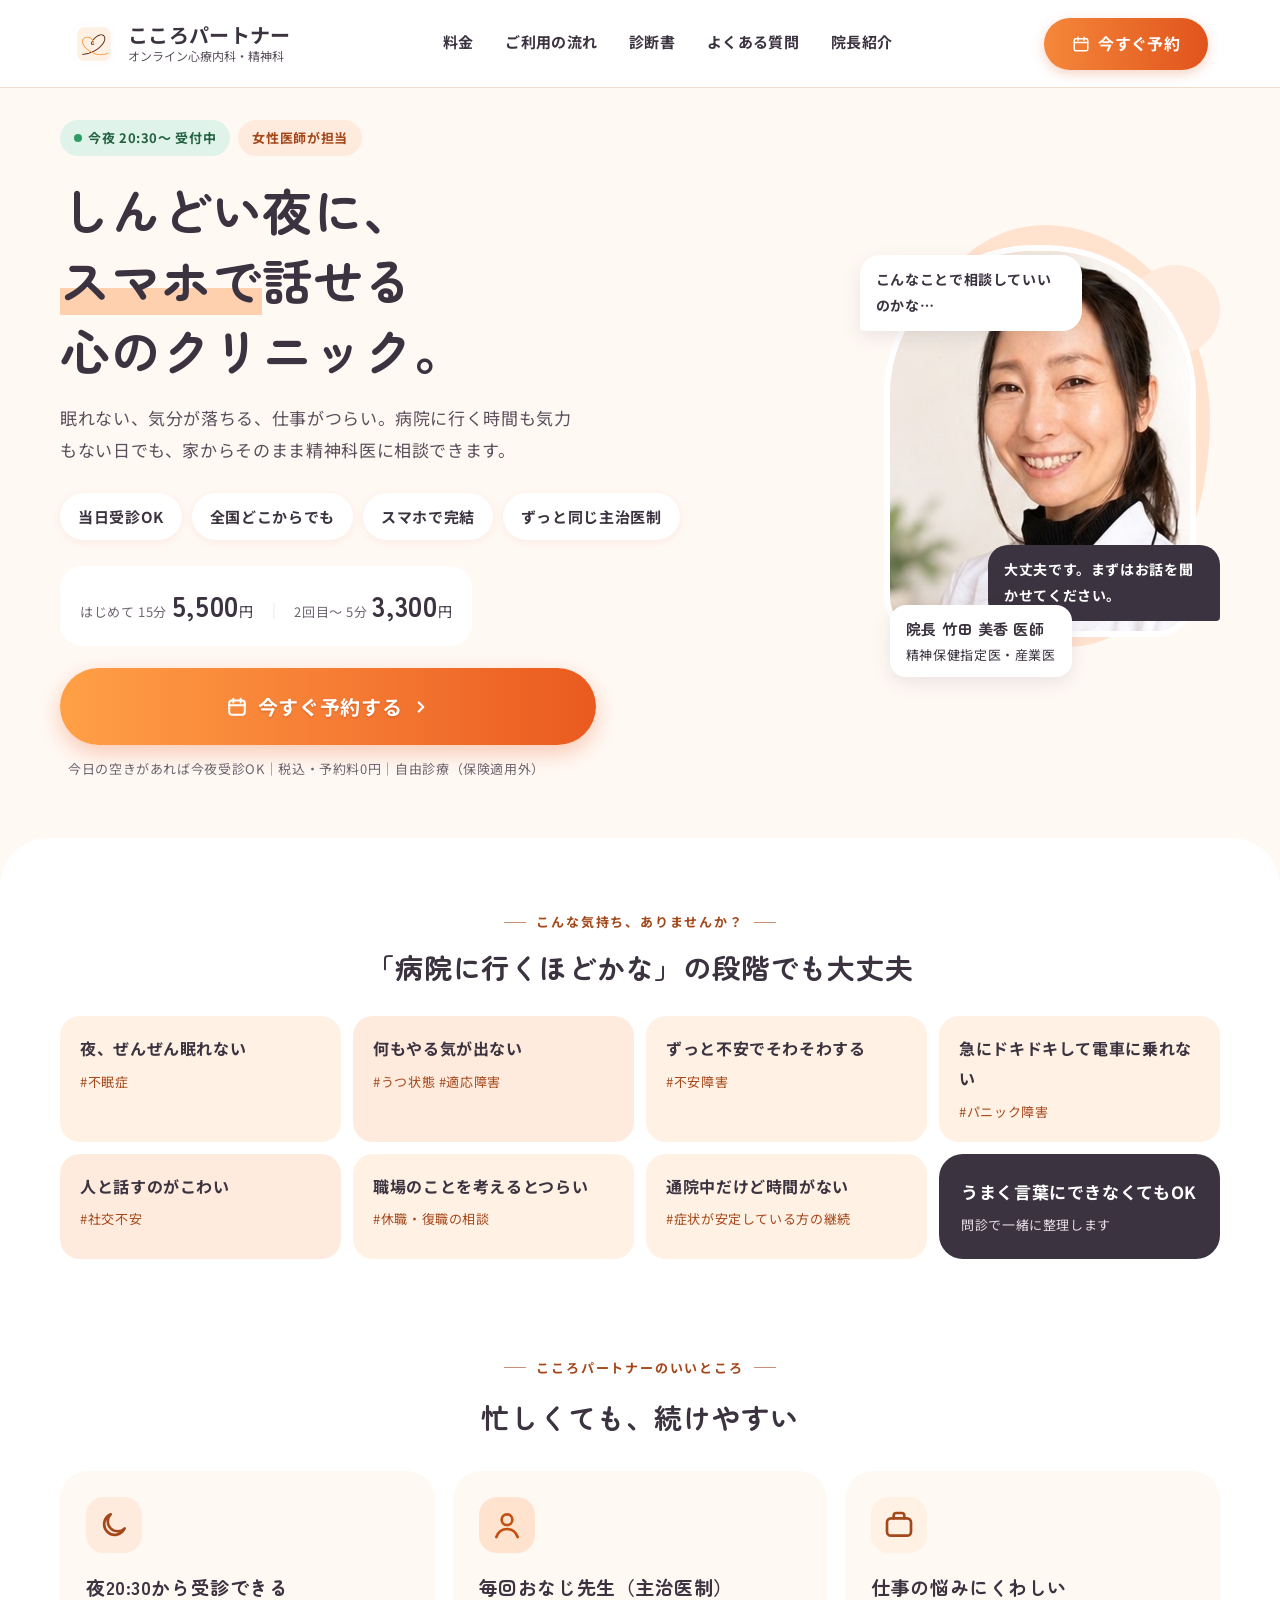
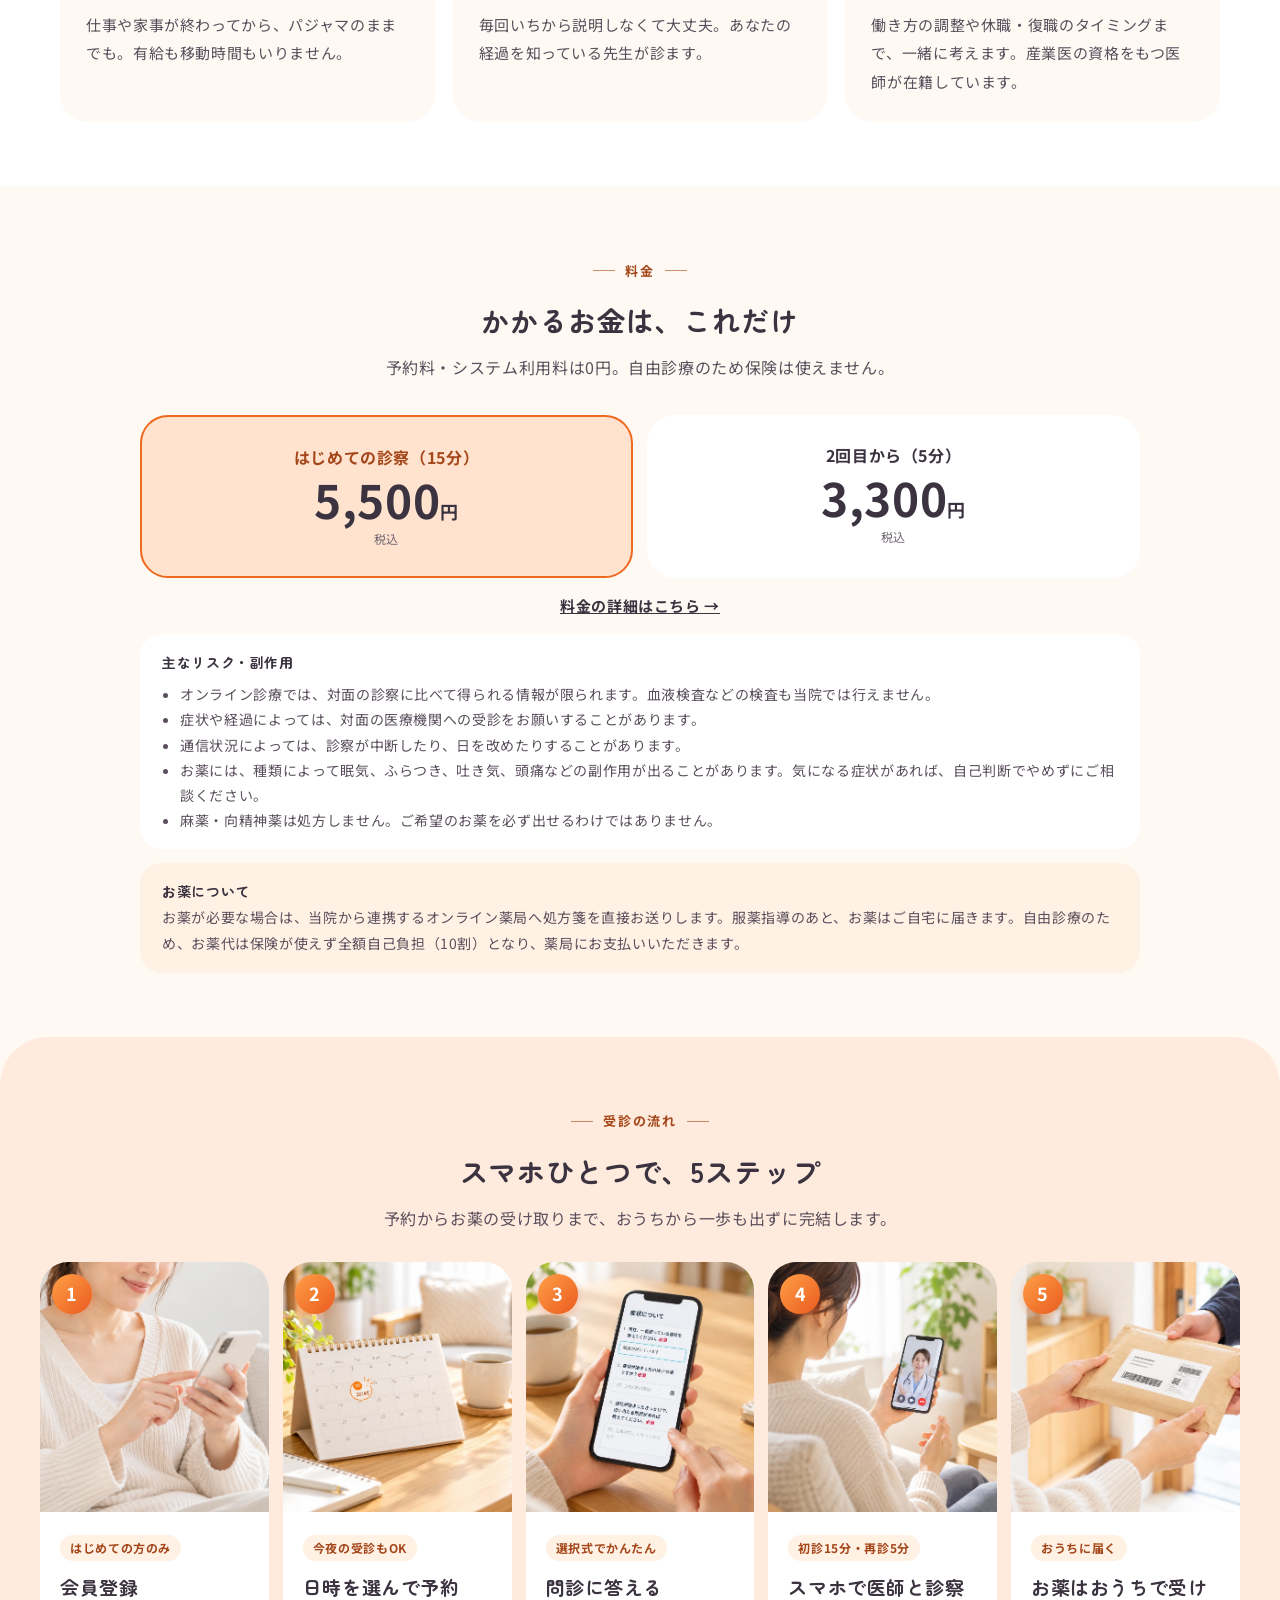
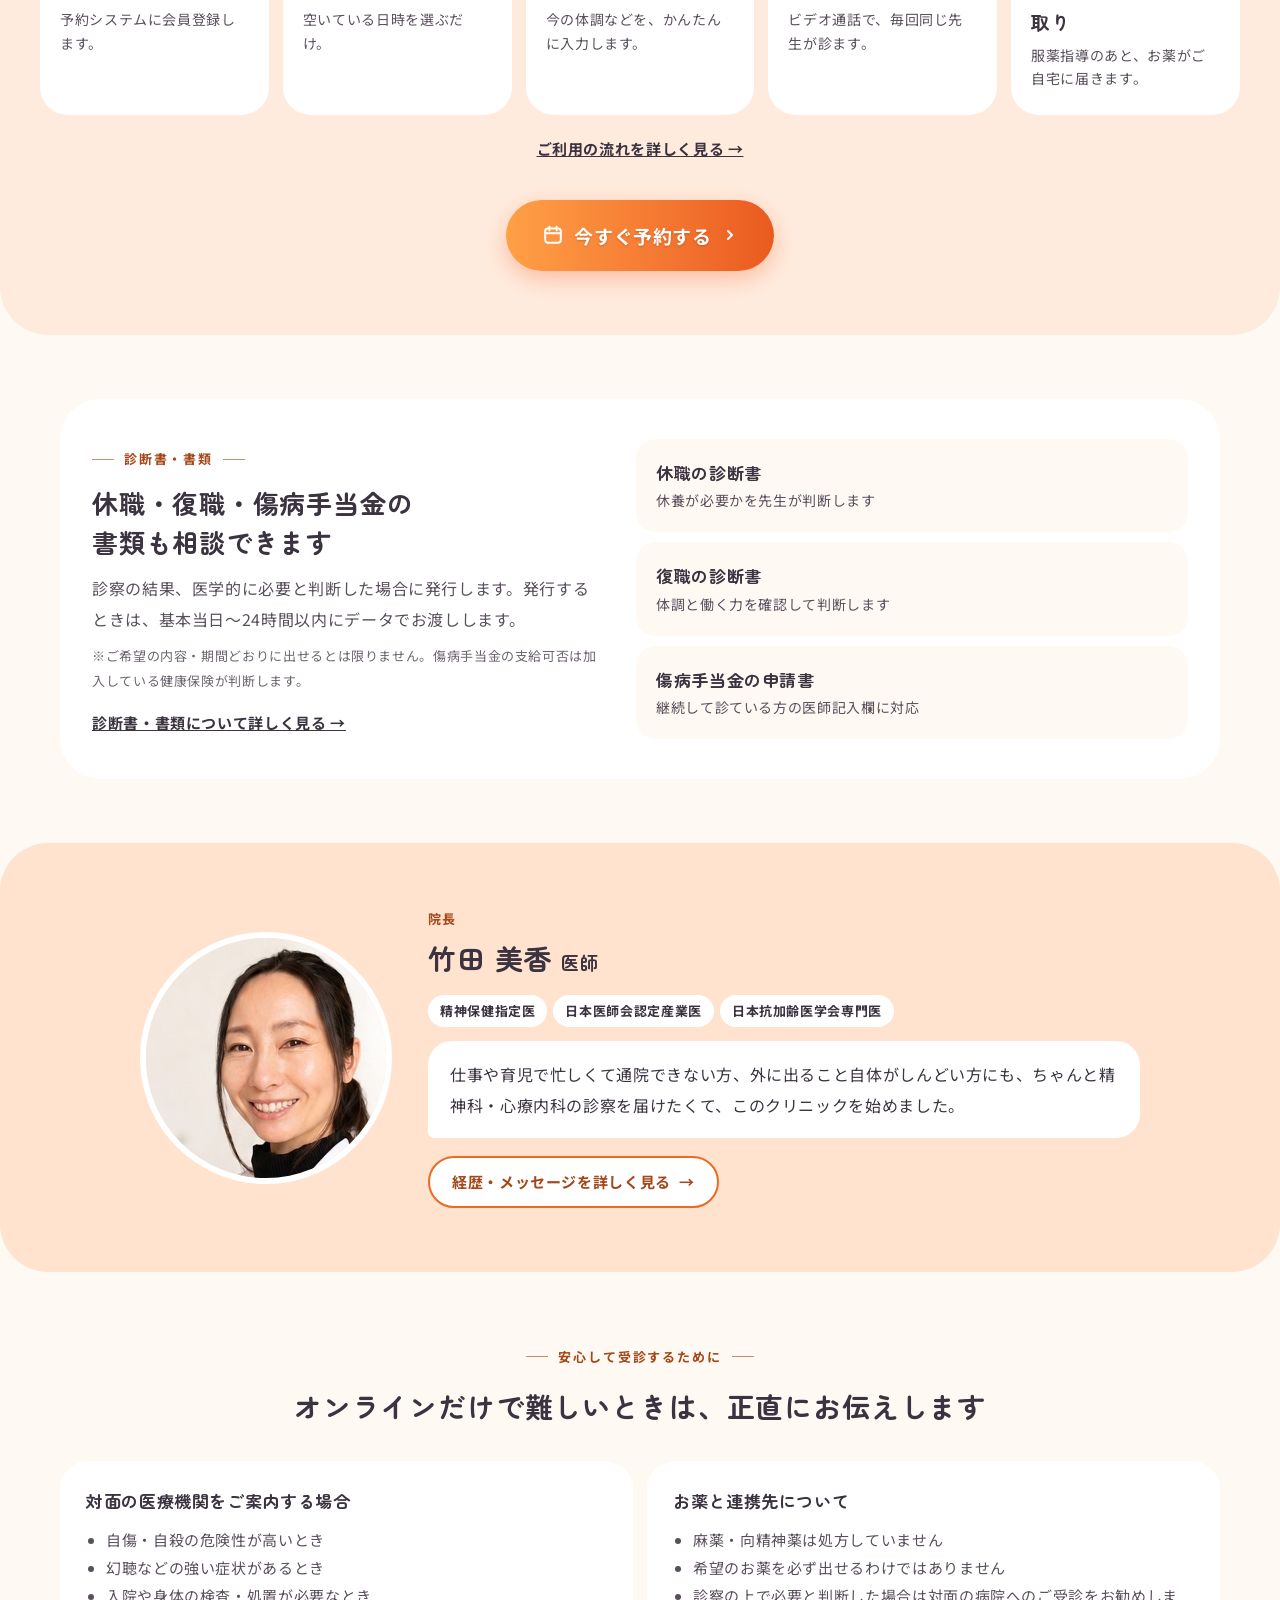
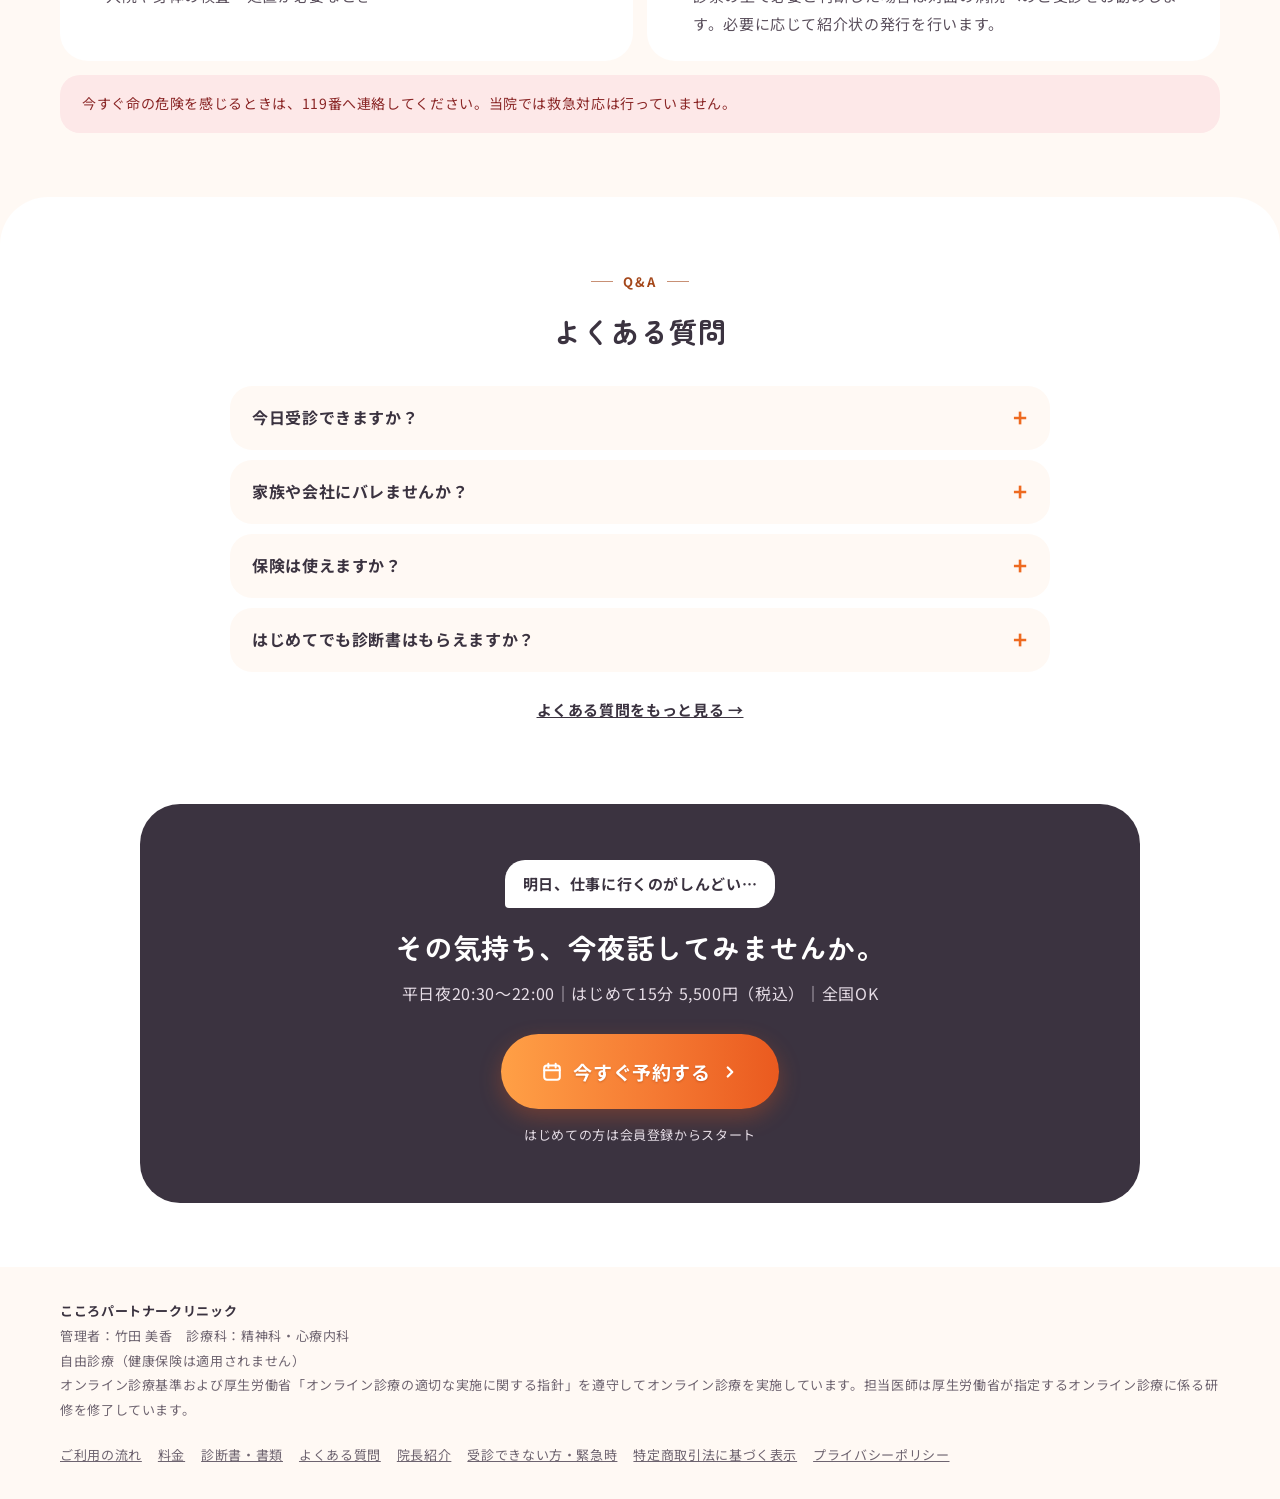
<file: index.html>
<!doctype html>
<html lang="ja">
<head>
<meta charset="utf-8">
<meta name="viewport" content="width=device-width, initial-scale=1">

<!-- リンク先の設定：予約ボタンのリンク先は site.js の RESERVE_URL で全ページ共通に設定しています -->
<script>
  var FOOTER_TOKUSHOHO_URL = "tokushoho.html";  /* 特定商取引法に基づく表示 */
  var FOOTER_PRIVACY_URL   = "privacy.html";  /* プライバシーポリシー */
</script>
<title>こころパートナークリニック｜オンライン心療内科・精神科</title>
<meta name="description" content="院長は精神保健指定医の竹田美香医師。平日夜20:30から、自宅のスマホで精神科医に相談できるオンライン診療。当日受診OK・通院不要。初診15分5,500円（税込）、自由診療。">
<link rel="canonical" href="https://kokoro-partner.jp/">

<!-- OGP / Twitter -->
<meta property="og:type" content="website">
<meta property="og:url" content="https://kokoro-partner.jp/">
<meta property="og:title" content="こころパートナークリニック｜オンライン心療内科・精神科">
<meta property="og:description" content="院長は精神保健指定医の竹田美香医師。平日夜20:30から、自宅のスマホで精神科医に相談できるオンライン診療。当日受診OK・通院不要。初診15分5,500円（税込）、自由診療。">
<meta property="og:site_name" content="こころパートナークリニック">
<meta property="og:locale" content="ja_JP">
<meta property="og:image" content="https://kokoro-partner.jp/images/ogp.jpg">
<meta property="og:image:width" content="1200">
<meta property="og:image:height" content="630">
<meta property="og:image:alt" content="しんどい夜に、スマホで話せる心のクリニック。こころパートナークリニック 院長 竹田美香医師">
<meta name="twitter:card" content="summary_large_image">

<!-- favicon -->
<link rel="icon" href="images/favicon.png" sizes="any">
<link rel="apple-touch-icon" href="images/apple-touch-icon.png">
<link rel="preconnect" href="https://fonts.googleapis.com">
<link rel="preconnect" href="https://fonts.gstatic.com" crossorigin>
<!-- フォントCSSを非同期で読み込む（描画をブロックしないため表示開始が早くなる）。
     読み込み完了までは下の代替フォントで表示され、完了後に切り替わります。 -->
<link rel="preload" as="style" href="https://fonts.googleapis.com/css2?family=Noto+Sans+JP:wght@400;500;700&amp;family=Zen+Maru+Gothic:wght@700&amp;display=swap">
<link rel="stylesheet" href="https://fonts.googleapis.com/css2?family=Noto+Sans+JP:wght@400;500;700&amp;family=Zen+Maru+Gothic:wght@700&amp;display=swap" media="print" onload="this.media='all'">
<noscript><link rel="stylesheet" href="https://fonts.googleapis.com/css2?family=Noto+Sans+JP:wght@400;500;700&amp;family=Zen+Maru+Gothic:wght@700&amp;display=swap"></noscript>
<link rel="stylesheet" href="site.css">
<style>
h1,h2,h3,b,.maru{font-family:'Zen Maru Gothic','Hiragino Sans','Hiragino Kaku Gothic ProN','Yu Gothic','Yu Gothic Medium',Meiryo,sans-serif}
body{margin:0;background:#FFF9F4}
a{color:#3B3340}a:hover{color:#C4500F}
details summary{cursor:pointer;list-style:none}
details summary::-webkit-details-marker{display:none}
details[open] .faq-plus{transform:rotate(45deg)}
.cta:hover{transform:translateY(-2px);box-shadow:0 12px 28px rgba(234,90,31,0.38) !important;filter:saturate(1.1)}
.note{font-size:13px;color:#6E6470}
/* 受診の流れ STEP1〜5 の写真スロット
   下記のファイルを images/ に置くと、イラストの上に写真が表示されます
   （枠サイズは同じ・object-fit:cover と同じ見え方）。
   ファイルが無いあいだは透明なままなので、下のイラストがそのまま見えます。 */
.photo-slot{position:absolute;inset:0;background-size:cover;background-position:center;background-repeat:no-repeat}
.photo-step1{background-image:url('images/step01_register_cropped_corrected.webp')}
.photo-step2{background-image:url('images/step02_reservation.webp')}
.photo-step3{background-image:url('images/step03_questionnaire.webp')}
.photo-step4{background-image:url('images/step04_consultation.webp')}
.photo-step5{background-image:url('images/step05_medicine_delivery.webp')}
/* 極狭幅（320px等）でもファーストビューの特徴チップが2段に収まるように */
@media (max-width:360px){
  .fvchip{padding:9px 13px !important;font-size:14px !important}
}
@media (max-width:720px){
  .hide-sm{display:none !important}
  .h1{font-size:34px !important}
  .sec{padding:44px 18px !important}
  .fv{padding:20px 18px 36px !important}
  .h2{font-size:22px !important;line-height:1.55 !important}
}

/* ===== デザイン調整 ===== */
h1,h2,h3{letter-spacing:.03em}
p{line-height:1.9}
/* 見出しラベル：塗りのピルをやめ、罫線つきの細いラベルに */
.eyebrow{display:inline-flex;align-items:center;gap:10px;color:#A4471A;font-size:13px;font-weight:700;letter-spacing:.14em}
.eyebrow::before,.eyebrow::after{content:"";width:22px;height:1px;background:currentColor;opacity:.6}
/* 共通ヘッダーのナビ */

@media (max-width:720px){
  /* ファーストビューの料金：区切り線だけが残る崩れを解消し、2行をコンパクトに */
  .fv-price{display:grid !important;grid-template-columns:1fr;gap:2px !important;padding:12px 20px !important}
  .fv-price-sep{display:none}
  /* お悩み：1列の縦長カード → 2列のコンパクトなカード */
  .feel-grid{grid-template-columns:1fr 1fr !important;gap:8px !important}
  .feel{padding:14px 14px !important;border-radius:16px !important}
  .feel > div:first-child{font-size:14px !important;line-height:1.55}
  .feel > div:last-child{font-size:11px !important;margin-top:4px !important;letter-spacing:0}
  /* 最後の濃色カードは横幅いっぱいの締めのバナーに。その直前のカードも1枚で横長に */
  .feel-grid > :last-child{grid-column:1 / -1;padding:20px 22px !important;border-radius:18px !important}
  .feel-grid > :last-child > div:first-child{font-size:18px !important;line-height:1.5 !important}
  .feel-grid > .feel:nth-last-child(2){grid-column:1 / -1}
  /* いいところ：アイコンを左、テキストを右の横並びに */
  .feat{display:grid !important;grid-template-columns:48px 1fr;column-gap:14px;padding:18px !important;border-radius:20px !important}
  .feat-icon{width:48px !important;height:48px !important;border-radius:14px !important;grid-row:span 2}
  .feat-icon svg{width:24px;height:24px}
  .feat h3{margin:0 0 2px !important;font-size:17px !important;align-self:end}
  .feat p{grid-column:2;font-size:14px !important;line-height:1.75 !important}
  /* 受診の流れ：縦に5枚並べる → 横スワイプ（次のカードを少し見せて操作を示す） */
  .flow-list{display:flex !important;overflow-x:auto;scroll-snap-type:x mandatory;gap:12px !important;
             margin:0 -18px !important;padding:0 18px 12px !important;scrollbar-width:none;-webkit-overflow-scrolling:touch}
  .flow-list::-webkit-scrollbar{display:none}
  .flow-list > li{flex:0 0 80%;scroll-snap-align:center}
  /* 追従ボタンの分だけ下に余白 */
  body{padding-bottom:78px}
}

/* スマホの追従予約ボタン（ファーストビューの予約ボタンを過ぎたら表示） */
.sticky-cta{position:fixed;left:0;right:0;bottom:0;z-index:20;padding:10px 16px calc(10px + env(safe-area-inset-bottom));
  background:rgba(255,249,244,.95);backdrop-filter:blur(8px);box-shadow:0 -4px 18px rgba(59,51,64,.10);
  transform:translateY(120%);visibility:hidden;transition:transform .25s ease,visibility 0s linear .25s}
.sticky-cta.is-show{transform:none;visibility:visible;transition:transform .25s ease}
.sticky-cta a{display:flex;justify-content:center;align-items:center;gap:8px;min-height:52px;border-radius:999px;
  background:linear-gradient(90deg,#FFA046 0%,#F57A33 55%,#EA5A1F 100%);color:#fff;font-weight:700;font-size:17px;
  text-decoration:none;text-shadow:0 1px 2px rgba(140,45,0,.35);box-shadow:0 6px 16px rgba(234,90,31,.28)}
@media (min-width:721px){.sticky-cta{display:none}}
@media (max-width:360px){
  .fv-photo{width:100% !important;max-width:300px;height:auto !important;aspect-ratio:300/380;box-sizing:border-box}
}
</style>

<!-- 構造化データ -->
<script type="application/ld+json">
{
  "@context": "https://schema.org",
  "@graph": [
    {
      "@type": "MedicalClinic",
      "@id": "https://kokoro-partner.jp/#clinic",
      "name": "こころパートナークリニック",
      "url": "https://kokoro-partner.jp/",
      "address": {
        "@type": "PostalAddress",
        "addressCountry": "JP",
        "addressRegion": "鹿児島県",
        "addressLocality": "鹿児島市",
        "streetAddress": "上荒田町56-1"
      },
      "description": "平日夜20:30から、自宅のスマホで精神科医に相談できるオンライン診療。初診15分5,500円（税込）、自由診療。",
      "medicalSpecialty": [
        "Psychiatric"
      ],
      "logo": "https://kokoro-partner.jp/images/kokoropartner_logo.png",
      "image": "https://kokoro-partner.jp/images/doctor.jpg",
      "isAcceptingNewPatients": true,
      "currenciesAccepted": "JPY",
      "priceRange": "¥1,100〜¥9,860",
      "areaServed": {
        "@type": "Country",
        "name": "日本"
      },
      "availableService": {
        "@type": "MedicalProcedure",
        "name": "オンライン診療（精神科・心療内科）"
      },
      "openingHoursSpecification": [
        {
          "@type": "OpeningHoursSpecification",
          "dayOfWeek": [
            "Monday",
            "Tuesday",
            "Wednesday",
            "Thursday",
            "Friday"
          ],
          "opens": "20:30",
          "closes": "22:00"
        }
      ],
      "makesOffer": [
        {
          "@type": "Offer",
          "itemOffered": {
            "@type": "MedicalProcedure",
            "name": "オンライン診療 初診（15分）"
          },
          "price": "5500",
          "priceCurrency": "JPY"
        },
        {
          "@type": "Offer",
          "itemOffered": {
            "@type": "MedicalProcedure",
            "name": "オンライン診療 再診（5分）"
          },
          "price": "3300",
          "priceCurrency": "JPY"
        },
        {
          "@type": "Offer",
          "itemOffered": {
            "@type": "MedicalProcedure",
            "name": "診断書 当院書式（データ送付）"
          },
          "price": "5500",
          "priceCurrency": "JPY"
        },
        {
          "@type": "Offer",
          "itemOffered": {
            "@type": "MedicalProcedure",
            "name": "診断書 会社指定書式（データ送付）"
          },
          "price": "8800",
          "priceCurrency": "JPY"
        },
        {
          "@type": "Offer",
          "itemOffered": {
            "@type": "MedicalProcedure",
            "name": "診断書 会社指定書式（手書き・送料込）"
          },
          "price": "9860",
          "priceCurrency": "JPY"
        },
        {
          "@type": "Offer",
          "itemOffered": {
            "@type": "MedicalProcedure",
            "name": "傷病手当金申請書 データ対応"
          },
          "price": "1100",
          "priceCurrency": "JPY"
        },
        {
          "@type": "Offer",
          "itemOffered": {
            "@type": "MedicalProcedure",
            "name": "傷病手当金申請書 原本対応（手書き・送料込）"
          },
          "price": "3850",
          "priceCurrency": "JPY"
        }
      ],
      "employee": {
        "@id": "https://kokoro-partner.jp/#doctor"
      },
      "telephone": "+81-80-4278-2695",
      "email": "contact.kokoro.partner@gmail.com"
    },
    {
      "@type": "Person",
      "@id": "https://kokoro-partner.jp/#doctor",
      "name": "竹田 美香",
      "jobTitle": "院長",
      "image": "https://kokoro-partner.jp/images/doctor.jpg",
      "worksFor": {
        "@id": "https://kokoro-partner.jp/#clinic"
      },
      "knowsAbout": [
        "精神科",
        "心療内科",
        "うつ病",
        "適応障害",
        "不安障害",
        "休職・復職支援",
        "産業保健"
      ],
      "hasCredential": [
        {
          "@type": "EducationalOccupationalCredential",
          "credentialCategory": "専門資格",
          "name": "精神保健指定医"
        },
        {
          "@type": "EducationalOccupationalCredential",
          "credentialCategory": "専門資格",
          "name": "日本医師会認定産業医"
        },
        {
          "@type": "EducationalOccupationalCredential",
          "credentialCategory": "専門資格",
          "name": "日本抗加齢医学会専門医"
        }
      ]
    },
    {
      "@type": "WebSite",
      "@id": "https://kokoro-partner.jp/#website",
      "url": "https://kokoro-partner.jp/",
      "name": "こころパートナークリニック",
      "inLanguage": "ja",
      "publisher": {
        "@id": "https://kokoro-partner.jp/#clinic"
      }
    },
    {
      "@type": "FAQPage",
      "@id": "https://kokoro-partner.jp/#faq",
      "mainEntity": [
        {
          "@type": "Question",
          "name": "今日受診できますか？",
          "acceptedAnswer": {
            "@type": "Answer",
            "text": "空きがあれば当日も受診できます。予約画面で今日の空き枠を確認してください。"
          }
        },
        {
          "@type": "Question",
          "name": "家族や会社にバレませんか？",
          "acceptedAnswer": {
            "@type": "Answer",
            "text": "当院は自由診療のため、健康保険の「医療費のお知らせ」に当院の受診情報が載ることはありません。ご家族にも話しづらく、ご自宅でのお薬の受け取りが心配な場合は、配送先について薬局にご相談いただくのも一つの方法です。"
          }
        },
        {
          "@type": "Question",
          "name": "保険は使えますか？",
          "acceptedAnswer": {
            "@type": "Answer",
            "text": "自由診療のため保険は使えません。そのぶん料金は事前に明示し、追加の予約料などはかかりません。"
          }
        },
        {
          "@type": "Question",
          "name": "はじめてでも診断書はもらえますか？",
          "acceptedAnswer": {
            "@type": "Answer",
            "text": "診察の結果、休養が医学的に必要と判断した場合は発行します。経過を見てから判断することもあります。"
          }
        }
      ]
    }
  ]
}
</script>
<!-- Google tag (gtag.js) -->
<script async src="https://www.googletagmanager.com/gtag/js?id=G-E3QCNF71B0"></script>
<script>
  window.dataLayer = window.dataLayer || [];
  function gtag(){dataLayer.push(arguments);}
  gtag('js', new Date());
  gtag('config', 'G-E3QCNF71B0');
</script>
</head>
<body>
<div style="font-family:'Noto Sans JP','Hiragino Sans','Hiragino Kaku Gothic ProN','Yu Gothic','Yu Gothic Medium',Meiryo,sans-serif;color:#3B3340;background:#FFF9F4;line-height:1.85;font-size:16px;font-weight:400;letter-spacing:.04em">

<!--SITE-HEADER-->
<header class="site-header">
  <div class="site-header__in">
    <a class="site-logo" href="index.html">
      <img src="images/kokoropartner_logo.png" alt="" width="44" height="44">
      <span class="site-logo__text"><span class="site-logo__name">こころパートナー</span><span class="site-logo__sub">オンライン心療内科・精神科</span></span>
    </a>
    <nav class="site-nav" aria-label="メインメニュー">
      <a href="price.html">料金</a>
      <a href="flow.html">ご利用の流れ</a>
      <a href="documents.html">診断書</a>
      <a href="faq.html">よくある質問</a>
      <a href="doctor.html">院長紹介</a>
    </nav>
    <a class="btn-reserve site-header__cta" href="#" data-reserve><svg aria-hidden="true" width="18" height="18" viewBox="0 0 24 24" fill="none" stroke="currentColor" stroke-width="2" stroke-linecap="round" stroke-linejoin="round"><rect x="3" y="5" width="18" height="16" rx="2"></rect><path d="M16 3v4M8 3v4M3 10h18"></path></svg>今すぐ予約</a>
    <button class="menu-btn" type="button" aria-expanded="false" aria-controls="site-menu" aria-label="メニューを開く">
      <svg class="i-open" aria-hidden="true" width="22" height="22" viewBox="0 0 24 24" fill="none" stroke="currentColor" stroke-width="2.2" stroke-linecap="round"><path d="M4 7h16M4 12h16M4 17h16"></path></svg>
      <svg class="i-close" aria-hidden="true" width="22" height="22" viewBox="0 0 24 24" fill="none" stroke="currentColor" stroke-width="2.2" stroke-linecap="round"><path d="M6 6l12 12M18 6L6 18"></path></svg>
      <span>MENU</span>
    </button>
  </div>
  <nav class="site-menu" id="site-menu" aria-label="メニュー" hidden>
    <div class="site-menu__in">
      <a class="site-menu__link" href="price.html">料金<span aria-hidden="true">›</span></a>
      <a class="site-menu__link" href="flow.html">ご利用の流れ<span aria-hidden="true">›</span></a>
      <a class="site-menu__link" href="documents.html">診断書・書類<span aria-hidden="true">›</span></a>
      <a class="site-menu__link" href="faq.html">よくある質問<span aria-hidden="true">›</span></a>
      <a class="site-menu__link" href="doctor.html">院長紹介<span aria-hidden="true">›</span></a>
      <a class="site-menu__link site-menu__alert" href="flow.html#emergency">受診できない方・緊急時<span aria-hidden="true">›</span></a>
      <a class="btn-reserve" href="#" data-reserve>今すぐ予約する</a>
      <p class="site-menu__note">平日 20:30〜22:00・自由診療</p>
    </div>
  </nav>
</header>
<!--/SITE-HEADER-->

<main>

<!-- FV -->
<section class="fv" style="max-width:1160px;margin:0 auto;padding:32px 20px 56px;display:flex;flex-wrap:wrap;gap:40px;align-items:center">
  <div style="flex:999 1 500px;min-width:0">
    <div style="display:flex;flex-wrap:wrap;gap:8px;margin-bottom:18px">
      <span style="background:#DFF3EA;color:#22603F;font-size:13px;font-weight:700;padding:6px 14px;border-radius:999px;display:inline-flex;align-items:center;gap:6px"><span style="width:8px;height:8px;border-radius:50%;background:#2E9B62;display:inline-block"></span>今夜 20:30〜 受付中</span>
      <span style="background:#FFEBDD;color:#A4471A;font-size:13px;font-weight:700;padding:6px 14px;border-radius:999px">女性医師が担当</span>
    </div>
    <h1 class="h1" style="font-size:50px;font-weight:700;line-height:1.4;margin:0 0 18px;letter-spacing:0.01em">しんどい夜に、<br><span style="background:linear-gradient(transparent 62%,#FFD0AE 62%)">スマホで</span>話せる<br>心のクリニック。</h1>
    <p style="font-size:17px;margin:0 0 26px;color:#5A4F5C;max-width:520px">眠れない、気分が落ちる、仕事がつらい。病院に行く時間も気力もない日でも、家からそのまま精神科医に相談できます。</p>

    <div style="display:flex;flex-wrap:wrap;gap:10px;margin-bottom:26px">
      <span class="fvchip" style="background:#fff;border-radius:999px;padding:10px 18px;font-weight:700;font-size:15px;box-shadow:0 2px 10px rgba(226,102,76,0.10)">当日受診OK</span>
      <span class="fvchip" style="background:#fff;border-radius:999px;padding:10px 18px;font-weight:700;font-size:15px;box-shadow:0 2px 10px rgba(226,102,76,0.10)">全国どこからでも</span>
      <span class="fvchip" style="background:#fff;border-radius:999px;padding:10px 18px;font-weight:700;font-size:15px;box-shadow:0 2px 10px rgba(226,102,76,0.10)">スマホで完結</span>
      <span class="fvchip" style="background:#fff;border-radius:999px;padding:10px 18px;font-weight:700;font-size:15px;box-shadow:0 2px 10px rgba(226,102,76,0.10)">ずっと同じ主治医制</span>
    </div>

    <div class="fv-price" style="display:inline-flex;flex-wrap:wrap;align-items:baseline;gap:12px;background:#fff;border-radius:22px;padding:14px 20px;margin-bottom:22px">
      <div><span style="font-size:13px;color:#6E6470">はじめて 15分</span> <b style="font-size:28px;font-weight:700">5,500</b><span style="font-size:14px">円</span></div>
      <div class="fv-price-sep" style="color:#E8DCD4" aria-hidden="true">｜</div>
      <div><span style="font-size:13px;color:#6E6470">2回目〜 5分</span> <b style="font-size:28px;font-weight:700">3,300</b><span style="font-size:14px">円</span></div>
    </div>

    <a id="s-reserve" class="cta" href="#" data-reserve style="display:flex;justify-content:center;align-items:center;gap:10px;background:linear-gradient(90deg,#FFA046 0%,#F57A33 55%,#EA5A1F 100%);color:#fff;text-shadow:0 1px 2px rgba(140,45,0,0.35);text-decoration:none;font-weight:700;font-size:20px;padding:20px 28px;border-radius:999px;max-width:480px;box-shadow:0 8px 22px rgba(234,90,31,0.30);transition:all .15s"><svg width="22" height="22" viewBox="0 0 24 24" fill="none" stroke="#fff" stroke-width="2.2" stroke-linecap="round" stroke-linejoin="round"><rect x="3.5" y="5" width="17" height="15.5" rx="3"></rect><path d="M8 3v4M16 3v4M3.5 10h17"></path></svg>今すぐ予約する<svg width="18" height="18" viewBox="0 0 24 24" fill="none" stroke="#fff" stroke-width="3" stroke-linecap="round" stroke-linejoin="round"><path d="M9 6l6 6-6 6"></path></svg></a>
    <p style="font-size:13px;color:#6E6470;margin:12px 0 0 8px">今日の空きがあれば今夜受診OK｜税込・予約料0円｜自由診療（保険適用外）</p>
  </div>

  <div style="flex:1 1 360px;min-width:0;max-width:440px;margin:0 auto;position:relative;padding:20px 0 40px">
    <div style="position:absolute;inset:0 10px 30px 30px;background:#FFE3CF;border-radius:48% 52% 44% 56% / 52% 46% 54% 48%"></div>
    <div style="position:absolute;right:0;top:40px;width:90px;height:90px;background:#FFEBDD;border-radius:50%"></div>
    <img class="fv-photo" src="images/doctor.jpg" alt="院長 竹田美香" width="300" height="380" fetchpriority="high" decoding="async" style="position:relative;display:block;width:300px;height:380px;object-fit:cover;object-position:top;border-radius:150px 150px 40px 40px;margin:0 auto;border:6px solid #fff">
    <div style="position:absolute;left:0;top:30px;background:#fff;border-radius:20px 20px 20px 4px;padding:12px 16px;font-size:14px;font-weight:700;box-shadow:0 6px 18px rgba(59,51,64,0.10);max-width:190px">こんなことで相談していいのかな…</div>
    <div style="position:absolute;right:0;bottom:56px;background:#3B3340;color:#fff;border-radius:20px 20px 4px 20px;padding:12px 16px;font-size:14px;font-weight:700;max-width:200px">大丈夫です。まずはお話を聞かせてください。</div>
    <div style="position:absolute;left:30px;bottom:0;background:#fff;border-radius:16px;padding:10px 16px;font-size:13px;box-shadow:0 6px 18px rgba(59,51,64,0.10)"><b style="font-size:15px">院長 竹田 美香 医師</b><br>精神保健指定医・産業医</div>
  </div>
</section>

<!-- Feelings -->
<section style="background:#fff;border-radius:48px 48px 0 0">
  <div class="sec" style="max-width:1160px;margin:0 auto;padding:64px 20px">
    <div style="text-align:center;margin-bottom:28px">
      <div class="eyebrow">こんな気持ち、ありませんか？</div>
      <h2 class="h2" style="font-size:28px;font-weight:700;margin:12px 0 0;line-height:1.5">「病院に行くほどかな」の段階でも大丈夫</h2>
    </div>
    <div class="feel-grid" style="display:grid;grid-template-columns:repeat(auto-fill,minmax(240px,1fr));gap:12px">
      <div class="feel" style="background:#FFF1E4;border-radius:20px;padding:18px 20px"><div style="font-weight:700;font-size:16px">夜、ぜんぜん眠れない</div><div style="font-size:13px;color:#A4471A;margin-top:6px">#不眠症</div></div>
      <div class="feel" style="background:#FFEBDD;border-radius:20px;padding:18px 20px"><div style="font-weight:700;font-size:16px">何もやる気が出ない</div><div style="font-size:13px;color:#A4471A;margin-top:6px">#うつ状態 #適応障害</div></div>
      <div class="feel" style="background:#FFF1E4;border-radius:20px;padding:18px 20px"><div style="font-weight:700;font-size:16px">ずっと不安でそわそわする</div><div style="font-size:13px;color:#A4471A;margin-top:6px">#不安障害</div></div>
      <div class="feel" style="background:#FFF1E4;border-radius:20px;padding:18px 20px"><div style="font-weight:700;font-size:16px">急にドキドキして電車に乗れない</div><div style="font-size:13px;color:#A4471A;margin-top:6px">#パニック障害</div></div>
      <div class="feel" style="background:#FFEBDD;border-radius:20px;padding:18px 20px"><div style="font-weight:700;font-size:16px">人と話すのがこわい</div><div style="font-size:13px;color:#A4471A;margin-top:6px">#社交不安</div></div>
      <div class="feel" style="background:#FFF1E4;border-radius:20px;padding:18px 20px"><div style="font-weight:700;font-size:16px">職場のことを考えるとつらい</div><div style="font-size:13px;color:#A4471A;margin-top:6px">#休職・復職の相談</div></div>
      <div class="feel" style="background:#FFF1E4;border-radius:20px;padding:18px 20px"><div style="font-weight:700;font-size:16px">通院中だけど時間がない</div><div style="font-size:13px;color:#A4471A;margin-top:6px">#症状が安定している方の継続</div></div>
      <div style="background:#3B3340;color:#fff;border-radius:24px;padding:22px;display:flex;flex-direction:column;justify-content:center"><div style="font-weight:700;font-size:17px">うまく言葉にできなくてもOK</div><div style="font-size:13px;color:#E6DDE6;margin-top:6px">問診で一緒に整理します</div></div>
    </div>
  </div>
</section>

<!-- Features -->
<section style="background:#fff">
  <div class="sec" style="max-width:1160px;margin:0 auto;padding:24px 20px 64px">
    <div style="text-align:center;margin-bottom:28px">
      <div class="eyebrow">こころパートナーのいいところ</div>
      <h2 class="h2" style="font-size:28px;font-weight:700;margin:12px 0 0">忙しくても、続けやすい</h2>
    </div>
    <div style="display:grid;grid-template-columns:repeat(auto-fit,minmax(280px,1fr));gap:18px">
      <div class="feat" style="background:#FFF9F4;border-radius:28px;padding:26px">
        <div class="feat-icon" style="width:56px;height:56px;border-radius:18px;background:#FFEBDD;display:flex;align-items:center;justify-content:center"><svg width="32" height="32" viewBox="0 0 24 24" fill="none" stroke="#A4471A" stroke-width="2" stroke-linecap="round" stroke-linejoin="round"><path d="M20 14.5A8 8 0 1 1 9.5 4a6.5 6.5 0 0 0 10.5 10.5z"></path></svg></div>
        <h3 style="font-size:19px;font-weight:700;margin:16px 0 6px">夜20:30から受診できる</h3>
        <p style="margin:0;color:#5A4F5C;font-size:15px">仕事や家事が終わってから、パジャマのままでも。有給も移動時間もいりません。</p>
      </div>
      <div class="feat" style="background:#FFF9F4;border-radius:28px;padding:26px">
        <div class="feat-icon" style="width:56px;height:56px;border-radius:18px;background:#FFE3CF;display:flex;align-items:center;justify-content:center"><svg width="32" height="32" viewBox="0 0 24 24" fill="none" stroke="#C4500F" stroke-width="2" stroke-linecap="round" stroke-linejoin="round"><circle cx="12" cy="8" r="4"></circle><path d="M4 21c1.5-4 4.5-6 8-6s6.5 2 8 6"></path></svg></div>
        <h3 style="font-size:19px;font-weight:700;margin:16px 0 6px">毎回おなじ先生（主治医制）</h3>
        <p style="margin:0;color:#5A4F5C;font-size:15px">毎回いちから説明しなくて大丈夫。あなたの経過を知っている先生が診ます。</p>
      </div>
      <div class="feat" style="background:#FFF9F4;border-radius:28px;padding:26px">
        <div class="feat-icon" style="width:56px;height:56px;border-radius:18px;background:#FFF1E4;display:flex;align-items:center;justify-content:center"><svg width="32" height="32" viewBox="0 0 24 24" fill="none" stroke="#A4471A" stroke-width="2" stroke-linecap="round" stroke-linejoin="round"><rect x="3" y="7" width="18" height="13" rx="3"></rect><path d="M8 7V5a2 2 0 0 1 2-2h4a2 2 0 0 1 2 2v2"></path></svg></div>
        <h3 style="font-size:19px;font-weight:700;margin:16px 0 6px">仕事の悩みにくわしい</h3>
        <p style="margin:0;color:#5A4F5C;font-size:15px">働き方の調整や休職・復職のタイミングまで、一緒に考えます。産業医の資格をもつ医師が在籍しています。</p>
      </div>
    </div>
  </div>
</section>

<!-- Price -->
<section id="s-price" class="sec" style="max-width:1000px;margin:0 auto;padding:64px 20px">
  <div style="text-align:center;margin-bottom:32px">
    <div class="eyebrow">料金</div>
    <h2 class="h2" style="font-size:28px;font-weight:700;margin:12px 0 6px">かかるお金は、これだけ</h2>
    <p style="margin:0;color:#5A4F5C"><span style="display:inline-block">予約料・システム利用料は0円。</span><span style="display:inline-block">自由診療のため保険は使えません。</span></p>
  </div>
  <div style="display:grid;grid-template-columns:repeat(auto-fit,minmax(220px,1fr));gap:14px;margin-bottom:14px">
    <div style="background:#FFE3CF;border:2px solid #EE6A20;border-radius:28px;padding:26px;text-align:center"><div style="font-weight:700;color:#A4471A">はじめての診察（15分）</div><div style="font-size:46px;font-weight:700;line-height:1.2">5,500<span style="font-size:18px">円</span></div><div style="font-size:12px;color:#6E6470">税込</div></div>
    <div style="background:#fff;border-radius:28px;padding:26px;text-align:center"><div style="font-weight:700">2回目から（5分）</div><div style="font-size:46px;font-weight:700;line-height:1.2">3,300<span style="font-size:18px">円</span></div><div style="font-size:12px;color:#6E6470">税込</div></div>
  </div>
  <p style="margin:4px 0 0;text-align:center;font-size:15px;font-weight:700"><a href="price.html">料金の詳細はこちら →</a></p>
  <div style="margin-top:14px;background:#fff;border-radius:22px;padding:16px 22px;font-size:14px;color:#5A4F5C"><b style="color:#3B3340">主なリスク・副作用</b>
    <ul style="margin:6px 0 0;padding-left:1.3em;line-height:1.8">
      <li>オンライン診療では、対面の診察に比べて得られる情報が限られます。血液検査などの検査も当院では行えません。</li>
      <li>症状や経過によっては、対面の医療機関への受診をお願いすることがあります。</li>
      <li>通信状況によっては、診察が中断したり、日を改めたりすることがあります。</li>
      <li>お薬には、種類によって眠気、ふらつき、吐き気、頭痛などの副作用が出ることがあります。気になる症状があれば、自己判断でやめずにご相談ください。</li>
      <li>麻薬・向精神薬は処方しません。ご希望のお薬を必ず出せるわけではありません。</li>
    </ul>
  </div>
  <div style="margin-top:14px;background:#FFF1E4;border-radius:22px;padding:16px 22px;font-size:14px;color:#5A4F5C"><b style="color:#3B3340">お薬について</b><br>お薬が必要な場合は、当院から連携するオンライン薬局へ処方箋を直接お送りします。服薬指導のあと、お薬はご自宅に届きます。自由診療のため、お薬代は保険が使えず全額自己負担（10割）となり、薬局にお支払いいただきます。</div>
</section>

<!-- Flow -->
<section id="s-flow" style="background:#FFEBDD;border-radius:48px">
  <div class="sec" style="max-width:1200px;margin:0 auto;padding:64px 20px">
    <div style="text-align:center;margin-bottom:28px">
      <div class="eyebrow">受診の流れ</div>
      <h2 class="h2" style="font-size:28px;font-weight:700;margin:12px 0 6px">スマホひとつで、5ステップ</h2>
      <p style="margin:0;color:#5A4F5C">予約からお薬の受け取りまで、おうちから一歩も出ずに完結します。</p>
    </div>

    <ol class="flow-list" style="list-style:none;padding:0;margin:0;display:grid;grid-template-columns:repeat(auto-fit,minmax(208px,1fr));gap:14px">

      <!-- STEP 1 -->
      <li style="background:#fff;border-radius:28px;overflow:hidden;display:flex;flex-direction:column">
        <div style="position:relative;height:250px;background:#FFF1E4;display:flex;align-items:center;justify-content:center">
          <div style="position:absolute;width:170px;height:170px;border-radius:50%;background:#FFE3CF"></div>
          <div style="position:relative;width:124px;height:220px;box-sizing:border-box;border:6px solid #3B3340;border-radius:24px;background:#fff;padding:16px 10px 10px;display:flex;flex-direction:column;gap:7px">
            <div style="width:34px;height:4px;border-radius:4px;background:#E8DCD4;margin:-8px auto 4px"></div>
            <div style="font-size:11px;font-weight:700;text-align:center">会員登録</div>
            <div style="font-size:8px;color:#6E6470;line-height:1.2">お名前</div>
            <div style="height:14px;border-radius:6px;background:#FFF1E4"></div>
            <div style="font-size:8px;color:#6E6470;line-height:1.2">メールアドレス</div>
            <div style="height:14px;border-radius:6px;background:#FFF1E4"></div>
            <div style="font-size:8px;color:#6E6470;line-height:1.2">生年月日</div>
            <div style="height:14px;border-radius:6px;background:#FFF1E4"></div>
            <div style="margin-top:auto;height:22px;border-radius:999px;background:linear-gradient(90deg,#FFA046,#EA5A1F);color:#fff;font-size:9px;font-weight:700;display:flex;align-items:center;justify-content:center">登録する</div>
          </div>
          <div class="photo-slot photo-step1"></div>
          <span style="z-index:1;box-shadow:0 2px 8px rgba(234,90,31,0.3);position:absolute;left:12px;top:12px;width:40px;height:40px;border-radius:50%;background:linear-gradient(135deg,#FFA046,#EA5A1F);color:#fff;font-weight:700;font-size:18px;display:flex;align-items:center;justify-content:center">1</span>
        </div>
        <div style="padding:20px 20px 24px">
          <span style="display:inline-block;background:#FFF1E4;color:#A4471A;font-size:12px;font-weight:700;padding:2px 10px;border-radius:999px">はじめての方のみ</span>
          <h3 style="font-weight:700;font-size:19px;margin:8px 0 4px">会員登録</h3>
          <p style="margin:0;font-size:14px;color:#5A4F5C;line-height:1.7">予約システムに会員登録します。</p>
        </div>
      </li>

      <!-- STEP 2 -->
      <li style="background:#fff;border-radius:28px;overflow:hidden;display:flex;flex-direction:column">
        <div style="position:relative;height:250px;background:#FFF1E4;display:flex;align-items:center;justify-content:center">
          <div style="position:absolute;width:170px;height:170px;border-radius:50%;background:#FFE3CF"></div>
          <div style="position:relative;width:124px;height:220px;box-sizing:border-box;border:6px solid #3B3340;border-radius:24px;background:#fff;padding:16px 10px 10px;display:flex;flex-direction:column;gap:7px">
            <div style="width:34px;height:4px;border-radius:4px;background:#E8DCD4;margin:-8px auto 4px"></div>
            <div style="font-size:11px;font-weight:700;text-align:center">日時をえらぶ</div>
            <div style="display:grid;grid-template-columns:repeat(4,minmax(0,1fr));gap:3px;font-size:8px;text-align:center">
              <span style="border-radius:5px;padding:3px 0;background:linear-gradient(135deg,#FFA046,#EA5A1F);color:#fff;font-weight:700">今日</span>
              <span style="border-radius:5px;padding:3px 0;background:#FFF1E4">明日</span>
              <span style="border-radius:5px;padding:3px 0;background:#FFF1E4">月</span>
              <span style="border-radius:5px;padding:3px 0;background:#FFF1E4">火</span>
            </div>
            <div style="font-size:8px;color:#6E6470;line-height:1.2;margin-top:2px">今夜の空き</div>
            <div style="border:1.5px solid #EE6A20;color:#A4471A;border-radius:6px;font-size:10px;font-weight:700;text-align:center;padding:3px 0">20:45</div>
            <div style="background:linear-gradient(90deg,#FFA046,#EA5A1F);color:#fff;border-radius:6px;font-size:10px;font-weight:700;text-align:center;padding:4px 0">21:15 ✓</div>
            <div style="border:1.5px solid #EE6A20;color:#A4471A;border-radius:6px;font-size:10px;font-weight:700;text-align:center;padding:3px 0">21:30</div>
            <div style="margin-top:auto;height:22px;border-radius:999px;background:#3B3340;color:#fff;font-size:9px;font-weight:700;display:flex;align-items:center;justify-content:center">この時間で予約</div>
          </div>
          <div class="photo-slot photo-step2"></div>
          <span style="z-index:1;box-shadow:0 2px 8px rgba(234,90,31,0.3);position:absolute;left:12px;top:12px;width:40px;height:40px;border-radius:50%;background:linear-gradient(135deg,#FFA046,#EA5A1F);color:#fff;font-weight:700;font-size:18px;display:flex;align-items:center;justify-content:center">2</span>
        </div>
        <div style="padding:20px 20px 24px">
          <span style="display:inline-block;background:#FFF1E4;color:#A4471A;font-size:12px;font-weight:700;padding:2px 10px;border-radius:999px">今夜の受診もOK</span>
          <h3 style="font-weight:700;font-size:19px;margin:8px 0 4px">日時を選んで予約</h3>
          <p style="margin:0;font-size:14px;color:#5A4F5C;line-height:1.7">空いている日時を選ぶだけ。</p>
        </div>
      </li>

      <!-- STEP 3 -->
      <li style="background:#fff;border-radius:28px;overflow:hidden;display:flex;flex-direction:column">
        <div style="position:relative;height:250px;background:#FFF1E4;display:flex;align-items:center;justify-content:center">
          <svg style="position:absolute;inset:0;width:100%;height:100%;display:block" viewBox="0 0 240 250" preserveAspectRatio="xMidYMid slice" role="img" aria-label="スマホで問診に回答している手元">
<defs><linearGradient id="g3" x1="0" x2="1"><stop offset="0" stop-color="#FFA046"></stop><stop offset="1" stop-color="#EA5A1F"></stop></linearGradient></defs>
<rect width="240" height="250" fill="#FFF1E4"></rect>
<ellipse cx="120" cy="268" rx="170" ry="90" fill="#EAD9C6"></ellipse>
<path d="M0 214 Q60 196 120 204 Q180 196 240 214 L240 250 L0 250Z" fill="#E2CDB5"></path>
<path d="M18 250 Q34 214 70 208 L104 222 L92 250Z" fill="#FBF3EA" stroke="#E2CDB5" stroke-width="1.5"></path>
<ellipse cx="98" cy="204" rx="30" ry="22" fill="#F4C9AE"></ellipse>
<rect x="74" y="34" width="94" height="178" rx="15" fill="#3B3340"></rect>
<rect x="80" y="42" width="82" height="162" rx="10" fill="#fff"></rect>
<rect x="108" y="46" width="26" height="4" rx="2" fill="#E8DCD4"></rect>
<text x="88" y="64" font-size="7" fill="#6E6470" font-family="Noto Sans JP, sans-serif">問診</text>
<text x="140" y="64" font-size="7" fill="#6E6470" font-family="Noto Sans JP, sans-serif">3/8</text>
<rect x="88" y="68" width="66" height="3" rx="1.5" fill="#FFF1E4"></rect><rect x="88" y="68" width="25" height="3" rx="1.5" fill="#EE6A20"></rect>
<text x="88" y="86" font-size="8.5" font-weight="700" fill="#3B3340" font-family="Noto Sans JP, sans-serif">最近、夜は</text>
<text x="88" y="97" font-size="8.5" font-weight="700" fill="#3B3340" font-family="Noto Sans JP, sans-serif">眠れていますか？</text>
<rect x="88" y="106" width="66" height="17" rx="5" fill="#FFF1E4"></rect><text x="94" y="117.5" font-size="7.5" fill="#3B3340" font-family="Noto Sans JP, sans-serif">よく眠れる</text>
<rect x="88" y="128" width="66" height="17" rx="5" fill="url(#g3)"></rect><text x="94" y="139.5" font-size="7.5" font-weight="700" fill="#fff" font-family="Noto Sans JP, sans-serif">ときどき眠れない</text>
<rect x="88" y="150" width="66" height="17" rx="5" fill="#FFF1E4"></rect><text x="94" y="161.5" font-size="7.5" fill="#3B3340" font-family="Noto Sans JP, sans-serif">ほとんど眠れない</text>
<rect x="96" y="182" width="50" height="13" rx="6.5" fill="#3B3340"></rect><text x="121" y="191" text-anchor="middle" font-size="7" font-weight="700" fill="#fff" font-family="Noto Sans JP, sans-serif">次へ</text>
<ellipse cx="76" cy="160" rx="8" ry="18" fill="#F4C9AE"></ellipse>
<ellipse cx="78" cy="146" rx="5.5" ry="5" fill="#E7B197" opacity="0.5"></ellipse>
<ellipse cx="169" cy="118" rx="6" ry="8" fill="#F4C9AE"></ellipse>
<ellipse cx="170" cy="134" rx="6" ry="8" fill="#F4C9AE"></ellipse>
<path d="M240 250 L240 200 Q216 196 198 212 L192 250Z" fill="#FBF3EA" stroke="#E2CDB5" stroke-width="1.5"></path>
<ellipse cx="208" cy="214" rx="22" ry="17" fill="#F4C9AE"></ellipse>
<path d="M200 206 L150 142" stroke="#F4C9AE" stroke-width="13" stroke-linecap="round"></path>
<ellipse cx="151" cy="141" rx="5" ry="4" fill="#fff" opacity="0.55"></ellipse>
<circle cx="146" cy="136" r="9" fill="none" stroke="#fff" stroke-width="2" opacity="0.8"></circle>
<path d="M214 206 Q224 196 230 200" stroke="#E7B197" stroke-width="2" fill="none" stroke-linecap="round"></path>
</svg>
          <div class="photo-slot photo-step3"></div>
          <span style="z-index:1;box-shadow:0 2px 8px rgba(234,90,31,0.3);position:absolute;left:12px;top:12px;width:40px;height:40px;border-radius:50%;background:linear-gradient(135deg,#FFA046,#EA5A1F);color:#fff;font-weight:700;font-size:18px;display:flex;align-items:center;justify-content:center">3</span>
        </div>
        <div style="padding:20px 20px 24px">
          <span style="display:inline-block;background:#FFF1E4;color:#A4471A;font-size:12px;font-weight:700;padding:2px 10px;border-radius:999px">選択式でかんたん</span>
          <h3 style="font-weight:700;font-size:19px;margin:8px 0 4px">問診に答える</h3>
          <p style="margin:0;font-size:14px;color:#5A4F5C;line-height:1.7">今の体調などを、かんたんに入力します。</p>
        </div>
      </li>

      <!-- STEP 4 -->
      <li style="background:#fff;border-radius:28px;overflow:hidden;display:flex;flex-direction:column">
        <div style="position:relative;height:250px;background:#FFF1E4;display:flex;align-items:center;justify-content:center">
          <svg style="position:absolute;inset:0;width:100%;height:100%;display:block" viewBox="0 0 240 250" preserveAspectRatio="xMidYMid slice" role="img" aria-label="自宅のソファでスマホのビデオ通話で診察を受ける女性">
<rect width="240" height="250" fill="#FFF6EE"></rect>
<rect x="0" y="206" width="240" height="44" fill="#EAD2BC"></rect>
<rect x="14" y="22" width="68" height="84" rx="6" fill="#E3EEF1" stroke="#fff" stroke-width="5"></rect>
<path d="M48 22v84M14 64h68" stroke="#fff" stroke-width="4"></path>
<path d="M10 20h76" stroke="#E9C9AE" stroke-width="5" stroke-linecap="round"></path>
<rect x="198" y="168" width="26" height="30" rx="5" fill="#E9A77A"></rect>
<ellipse cx="204" cy="152" rx="9" ry="19" fill="#9CC1A3" transform="rotate(-18 204 152)"></ellipse>
<ellipse cx="218" cy="150" rx="8" ry="18" fill="#86B390" transform="rotate(16 218 150)"></ellipse>
<ellipse cx="211" cy="140" rx="7" ry="20" fill="#A9CBAF"></ellipse>
<rect x="18" y="122" width="176" height="52" rx="18" fill="#EFDDCB"></rect>
<rect x="10" y="156" width="192" height="52" rx="18" fill="#E6CDB4"></rect>
<rect x="10" y="150" width="22" height="58" rx="11" fill="#DDBFA3"></rect>
<rect x="180" y="150" width="22" height="58" rx="11" fill="#DDBFA3"></rect>
<rect x="34" y="128" width="40" height="34" rx="12" fill="#FFD0AE" transform="rotate(-10 54 145)"></rect>
<path d="M78 176 Q80 196 100 198 L150 196 Q158 186 150 176Z" fill="#7C6F86"></path>
<path d="M140 178 L168 186 Q176 190 172 200 L150 200Z" fill="#7C6F86"></path>
<path d="M66 182 Q66 136 98 130 Q128 134 132 182Z" fill="#F5A97F"></path>
<path d="M84 96 Q80 80 99 78 Q120 78 120 100 L122 134 Q112 126 106 124 L92 124 Q86 130 80 138Z" fill="#4A3A3A"></path>
<rect x="94" y="112" width="12" height="16" rx="5" fill="#E7B197"></rect>
<ellipse cx="102" cy="101" rx="15" ry="17" fill="#F4C9AE"></ellipse>
<path d="M86 96 Q92 80 104 82 Q118 84 118 98 Q108 90 92 98Z" fill="#4A3A3A"></path>
<path d="M108 100 q2 -2 4 0" stroke="#3B3340" stroke-width="1.6" fill="none" stroke-linecap="round"></path>
<path d="M107 109 q3 2.5 6 0" stroke="#C0604A" stroke-width="1.5" fill="none" stroke-linecap="round"></path>
<ellipse cx="113" cy="105" rx="3" ry="2" fill="#F59F86" opacity="0.6"></ellipse>
<path d="M124 148 Q140 150 150 132" stroke="#F5A97F" stroke-width="13" fill="none" stroke-linecap="round"></path>
<path d="M74 152 Q84 176 104 178" stroke="#F5A97F" stroke-width="12" fill="none" stroke-linecap="round"></path>
<ellipse cx="108" cy="178" rx="7" ry="6" fill="#F4C9AE"></ellipse>
<g transform="rotate(-8 168 110)">
<rect x="148" y="74" width="40" height="70" rx="7" fill="#3B3340"></rect>
<rect x="151" y="78" width="34" height="62" rx="5" fill="#DCE9EE"></rect>
<path d="M155 140 Q156 120 168 118 Q180 120 181 140Z" fill="#fff"></path>
<path d="M166 120 L168 128 L170 120Z" fill="#3B3340"></path>
<path d="M160 104 Q159 92 168 91 Q177 92 176 106 L177 116 L159 116Z" fill="#4A3A3A"></path>
<ellipse cx="168" cy="105" rx="6.5" ry="7.5" fill="#F4C9AE"></ellipse>
<path d="M161 102 Q164 95 170 96 Q175 97 175 103 Q170 99 161 102Z" fill="#4A3A3A"></path>
<rect x="175" y="81" width="8" height="11" rx="2" fill="#FFD0AE" stroke="#fff" stroke-width="1"></rect>
</g>
<ellipse cx="152" cy="130" rx="7" ry="8" fill="#F4C9AE"></ellipse>
<rect x="150" y="56" width="40" height="13" rx="6.5" fill="#3B3340"></rect>
<circle cx="158" cy="62.5" r="2.5" fill="#FF5B4A"></circle>
<text x="163" y="65.5" font-size="7" font-weight="700" fill="#fff" font-family="Noto Sans JP, sans-serif">診察中</text>
<rect x="206" y="222" width="18" height="14" rx="3" fill="#fff" stroke="#E2CDB5" stroke-width="1.5"></rect>
<path d="M224 226 q5 0 5 4 q0 4 -5 4" stroke="#E2CDB5" stroke-width="1.5" fill="none"></path>
</svg>
          <div class="photo-slot photo-step4"></div>
          <span style="z-index:1;box-shadow:0 2px 8px rgba(234,90,31,0.3);position:absolute;left:12px;top:12px;width:40px;height:40px;border-radius:50%;background:linear-gradient(135deg,#FFA046,#EA5A1F);color:#fff;font-weight:700;font-size:18px;display:flex;align-items:center;justify-content:center">4</span>
        </div>
        <div style="padding:20px 20px 24px">
          <span style="display:inline-block;background:#FFF1E4;color:#A4471A;font-size:12px;font-weight:700;padding:2px 10px;border-radius:999px">初診15分・再診5分</span>
          <h3 style="font-weight:700;font-size:19px;margin:8px 0 4px">スマホで医師と診察</h3>
          <p style="margin:0;font-size:14px;color:#5A4F5C;line-height:1.7">ビデオ通話で、毎回同じ先生が診ます。</p>
        </div>
      </li>

      <!-- STEP 5 -->
      <li style="background:#fff;border-radius:28px;overflow:hidden;display:flex;flex-direction:column">
        <div style="position:relative;height:250px;background:#FFF1E4;display:flex;align-items:center;justify-content:center">
          <svg style="position:absolute;inset:0;width:100%;height:100%;display:block" viewBox="0 0 240 250" preserveAspectRatio="xMidYMid slice" role="img" aria-label="クッション封筒を受け取る手元">
<rect width="240" height="250" fill="#FFF1E4"></rect>
<rect x="0" y="0" width="30" height="250" fill="#EAD9C6"></rect>
<rect x="30" y="0" width="6" height="250" fill="#DCC6AE"></rect>
<rect x="36" y="196" width="204" height="54" fill="#F3E3D2"></rect>
<path d="M50 250 Q52 214 74 196 L98 206 L94 250Z" fill="#FBF3EA" stroke="#E2CDB5" stroke-width="1.5"></path>
<path d="M190 250 Q190 210 168 192 L146 204 L150 250Z" fill="#FBF3EA" stroke="#E2CDB5" stroke-width="1.5"></path>
<ellipse cx="80" cy="186" rx="20" ry="16" fill="#F4C9AE"></ellipse>
<ellipse cx="164" cy="182" rx="20" ry="16" fill="#F4C9AE"></ellipse>
<g transform="rotate(-6 122 130)">
<rect x="46" y="66" width="152" height="118" rx="10" fill="#D9A86C"></rect>
<rect x="46" y="66" width="152" height="118" rx="10" fill="none" stroke="#C48F52" stroke-width="5"></rect>
<path d="M50 88 H194" stroke="#C48F52" stroke-width="2.5" stroke-dasharray="1 5" stroke-linecap="round"></path>
<path d="M46 78 Q46 66 58 66 H186 Q198 66 198 78 V86 H46Z" fill="#E2B57D"></path>
<rect x="94" y="104" width="78" height="46" rx="4" fill="#fff"></rect>
<rect x="102" y="113" width="40" height="4" rx="2" fill="#C9BFC8"></rect>
<rect x="102" y="123" width="60" height="4" rx="2" fill="#C9BFC8"></rect>
<rect x="102" y="133" width="50" height="4" rx="2" fill="#C9BFC8"></rect>
<rect x="56" y="100" width="26" height="18" rx="3" fill="#FFD0AE"></rect>
<circle cx="64" cy="150" r="2" fill="#C48F52"></circle><circle cx="72" cy="158" r="2" fill="#C48F52"></circle><circle cx="64" cy="166" r="2" fill="#C48F52"></circle>
<circle cx="184" cy="160" r="2" fill="#C48F52"></circle><circle cx="186" cy="170" r="2" fill="#C48F52"></circle>
</g>
<ellipse cx="66" cy="172" rx="8" ry="15" fill="#F4C9AE" transform="rotate(-20 66 172)"></ellipse>
<ellipse cx="180" cy="166" rx="8" ry="15" fill="#F4C9AE" transform="rotate(22 180 166)"></ellipse>
<path d="M188 52 l4 -10 M200 58 l9 -6 M180 46 l0 -10" stroke="#EE6A20" stroke-width="2.6" stroke-linecap="round"></path>
</svg>
          <div class="photo-slot photo-step5"></div>
          <span style="z-index:1;box-shadow:0 2px 8px rgba(234,90,31,0.3);position:absolute;left:12px;top:12px;width:40px;height:40px;border-radius:50%;background:linear-gradient(135deg,#FFA046,#EA5A1F);color:#fff;font-weight:700;font-size:18px;display:flex;align-items:center;justify-content:center">5</span>
        </div>
        <div style="padding:20px 20px 24px">
          <span style="display:inline-block;background:#FFF1E4;color:#A4471A;font-size:12px;font-weight:700;padding:2px 10px;border-radius:999px">おうちに届く</span>
          <h3 style="font-weight:700;font-size:19px;margin:8px 0 4px">お薬はおうちで受け取り</h3>
          <p style="margin:0;font-size:14px;color:#5A4F5C;line-height:1.7">服薬指導のあと、お薬がご自宅に届きます。</p>
        </div>
      </li>
    </ol>
    <p style="text-align:center;margin:20px 0 0;font-size:15px;font-weight:700"><a href="flow.html">ご利用の流れを詳しく見る →</a></p>

    <div style="text-align:center;margin-top:36px">
      <a class="cta" href="#" data-reserve style="display:inline-flex;align-items:center;gap:10px;background:linear-gradient(90deg,#FFA046 0%,#F57A33 55%,#EA5A1F 100%);color:#fff;text-shadow:0 1px 2px rgba(140,45,0,0.35);text-decoration:none;font-weight:700;font-size:19px;padding:18px 36px;border-radius:999px;box-shadow:0 8px 22px rgba(234,90,31,0.30);transition:all .15s"><svg width="22" height="22" viewBox="0 0 24 24" fill="none" stroke="#fff" stroke-width="2.2" stroke-linecap="round" stroke-linejoin="round"><rect x="3.5" y="5" width="17" height="15.5" rx="3"></rect><path d="M8 3v4M16 3v4M3.5 10h17"></path></svg>今すぐ予約する<svg width="16" height="16" viewBox="0 0 24 24" fill="none" stroke="#fff" stroke-width="3" stroke-linecap="round" stroke-linejoin="round"><path d="M9 6l6 6-6 6"></path></svg></a>
    </div>
  </div>
</section>

<!-- Docs -->
<section id="s-docs" class="sec" style="max-width:1160px;margin:0 auto;padding:64px 20px">
  <div style="background:#fff;border-radius:40px;padding:40px 32px;display:flex;flex-wrap:wrap;gap:32px">
    <div style="flex:1 1 320px;min-width:0">
      <div class="eyebrow">診断書・書類</div>
      <h2 class="h2" style="font-size:26px;font-weight:700;margin:12px 0 12px;line-height:1.5">休職・復職・傷病手当金の<br>書類も相談できます</h2>
      <p style="margin:0 0 10px;color:#5A4F5C">診察の結果、医学的に必要と判断した場合に発行します。発行するときは、基本当日〜24時間以内にデータでお渡しします。</p>
      <p style="margin:0;color:#6E6470;font-size:13px">※ご希望の内容・期間どおりに出せるとは限りません。傷病手当金の支給可否は加入している健康保険が判断します。</p>
      <p style="margin:16px 0 0;font-size:15px;font-weight:700"><a href="documents.html">診断書・書類について詳しく見る →</a></p>
    </div>
    <div style="flex:1 1 360px;min-width:0;display:grid;gap:10px">
      <div style="background:#FFF9F4;border-radius:20px;padding:18px 20px"><b style="font-size:17px">休職の診断書</b><div style="font-size:14px;color:#5A4F5C">休養が必要かを先生が判断します</div></div>
      <div style="background:#FFF9F4;border-radius:20px;padding:18px 20px"><b style="font-size:17px">復職の診断書</b><div style="font-size:14px;color:#5A4F5C">体調と働く力を確認して判断します</div></div>
      <div style="background:#FFF9F4;border-radius:20px;padding:18px 20px"><b style="font-size:17px">傷病手当金の申請書</b><div style="font-size:14px;color:#5A4F5C">継続して診ている方の医師記入欄に対応</div></div>
    </div>
  </div>
</section>

<!-- Doctor -->
<section style="background:#FFE3CF;border-radius:48px">
  <div class="sec" style="max-width:1000px;margin:0 auto;padding:64px 20px;display:flex;flex-wrap:wrap;gap:36px;align-items:center">
    <img src="images/doctor.jpg" alt="院長 竹田美香" width="240" height="240" loading="lazy" decoding="async" style="flex:0 0 240px;width:240px;height:240px;object-fit:cover;object-position:top;border-radius:50%;border:6px solid #fff;margin:0 auto">
    <div style="flex:1 1 360px;min-width:0">
      <div style="font-size:13px;font-weight:700;color:#A4471A">院長</div>
      <h2 style="font-size:28px;font-weight:700;margin:2px 0 10px">竹田 美香 <span style="font-size:18px">医師</span></h2>
      <div style="display:flex;flex-wrap:wrap;gap:6px;margin-bottom:14px">
        <span style="background:#fff;border-radius:999px;padding:4px 12px;font-size:13px;font-weight:700">精神保健指定医</span>
        <span style="background:#fff;border-radius:999px;padding:4px 12px;font-size:13px;font-weight:700">日本医師会認定産業医</span>
        <span style="background:#fff;border-radius:999px;padding:4px 12px;font-size:13px;font-weight:700">日本抗加齢医学会専門医</span>
      </div>
      <div style="background:#fff;border-radius:24px 24px 24px 6px;padding:18px 22px;font-size:16px;line-height:1.9">仕事や育児で忙しくて通院できない方、外に出ること自体がしんどい方にも、ちゃんと精神科・心療内科の診察を届けたくて、このクリニックを始めました。</div>
      <p style="margin:18px 0 0"><a href="doctor.html" style="display:inline-flex;align-items:center;gap:8px;background:#fff;color:#A4471A;border:2px solid #EE6A20;border-radius:999px;padding:10px 22px;font-weight:700;font-size:15px;text-decoration:none">経歴・メッセージを詳しく見る<span aria-hidden="true">→</span></a></p>
    </div>
  </div>
</section>

<!-- Safety -->
<section class="sec" style="max-width:1160px;margin:0 auto;padding:64px 20px">
  <div style="text-align:center;margin-bottom:28px">
    <div class="eyebrow">安心して受診するために</div>
    <h2 class="h2" style="font-size:28px;font-weight:700;margin:12px 0 6px">オンラインだけで難しいときは、正直にお伝えします</h2>
  </div>
  <div style="display:flex;flex-wrap:wrap;gap:14px">
    <div style="flex:1 1 320px;background:#fff;border-radius:28px;padding:24px 26px">
      <b style="font-size:17px">対面の医療機関をご案内する場合</b>
      <ul style="margin:10px 0 0;padding-left:20px;color:#5A4F5C;font-size:15px">
        <li>自傷・自殺の危険性が高いとき</li>
        <li>幻聴などの強い症状があるとき</li>
        <li>入院や身体の検査・処置が必要なとき</li>
      </ul>
    </div>
    <div style="flex:1 1 320px;background:#fff;border-radius:28px;padding:24px 26px">
      <b style="font-size:17px">お薬と連携先について</b>
      <ul style="margin:10px 0 0;padding-left:20px;color:#5A4F5C;font-size:15px">
        <li>麻薬・向精神薬は処方していません</li>
        <li>希望のお薬を必ず出せるわけではありません</li>
        <li>診察の上で必要と判断した場合は対面の病院へのご受診をお勧めします。必要に応じて紹介状の発行を行います。</li>
      </ul>
    </div>
  </div>
  <div style="margin-top:14px;background:#FDE8E8;border-radius:20px;padding:16px 22px;font-size:14px;color:#8A2626">今すぐ命の危険を感じるときは、119番へ連絡してください。当院では救急対応は行っていません。</div>
</section>

<!-- FAQ -->
<section id="s-faq" style="background:#fff;border-radius:48px 48px 0 0">
  <div class="sec" style="max-width:820px;margin:0 auto;padding:64px 20px">
    <div style="text-align:center;margin-bottom:28px">
      <div class="eyebrow">Q&amp;A</div>
      <h2 class="h2" style="font-size:28px;font-weight:700;margin:12px 0 0">よくある質問</h2>
    </div>
    <div style="display:grid;gap:10px">
      <details style="background:#FFF9F4;border-radius:22px;padding:6px 22px"><summary style="display:flex;justify-content:space-between;gap:16px;font-weight:700;font-size:16px;min-height:52px;align-items:center">今日受診できますか？<span class="faq-plus" style="font-size:24px;color:#EE6A20;transition:transform .2s">+</span></summary><p style="margin:0 0 16px;color:#5A4F5C">空きがあれば当日も受診できます。予約画面で今日の空き枠を確認してください。</p></details>
      <details style="background:#FFF9F4;border-radius:22px;padding:6px 22px"><summary style="display:flex;justify-content:space-between;gap:16px;font-weight:700;font-size:16px;min-height:52px;align-items:center">家族や会社にバレませんか？<span class="faq-plus" style="font-size:24px;color:#EE6A20;transition:transform .2s">+</span></summary><p style="margin:0 0 16px;color:#5A4F5C">当院は自由診療のため、健康保険の「医療費のお知らせ」に当院の受診情報が載ることはありません。<br>ご家族にも話しづらく、ご自宅でのお薬の受け取りが心配な場合は、配送先について薬局にご相談いただくのも一つの方法です。</p></details>
      <details style="background:#FFF9F4;border-radius:22px;padding:6px 22px"><summary style="display:flex;justify-content:space-between;gap:16px;font-weight:700;font-size:16px;min-height:52px;align-items:center">保険は使えますか？<span class="faq-plus" style="font-size:24px;color:#EE6A20;transition:transform .2s">+</span></summary><p style="margin:0 0 16px;color:#5A4F5C">自由診療のため保険は使えません。そのぶん料金は事前に明示し、追加の予約料などはかかりません。</p></details>
      <details style="background:#FFF9F4;border-radius:22px;padding:6px 22px"><summary style="display:flex;justify-content:space-between;gap:16px;font-weight:700;font-size:16px;min-height:52px;align-items:center">はじめてでも診断書はもらえますか？<span class="faq-plus" style="font-size:24px;color:#EE6A20;transition:transform .2s">+</span></summary><p style="margin:0 0 16px;color:#5A4F5C">診察の結果、休養が医学的に必要と判断した場合は発行します。経過を見てから判断することもあります。</p></details>
      <p style="text-align:center;margin:14px 0 0;font-size:15px;font-weight:700"><a href="faq.html">よくある質問をもっと見る →</a></p>
    </div>
  </div>
</section>

<!-- Final CTA -->
<section style="background:#fff">
  <div class="sec" style="max-width:1000px;margin:0 auto;padding:16px 20px 64px">
    <div style="background:#3B3340;color:#fff;border-radius:40px;padding:56px 28px;text-align:center">
      <div style="display:inline-block;background:#fff;color:#3B3340;border-radius:20px 20px 20px 4px;padding:10px 18px;font-weight:700;font-size:15px;margin-bottom:18px">明日、仕事に行くのがしんどい…</div>
      <h2 class="h2" style="font-size:28px;font-weight:700;margin:0 0 10px;line-height:1.5">その気持ち、今夜話してみませんか。</h2>
      <p style="margin:0 0 26px;color:#E6DDE6">平日夜20:30〜22:00｜はじめて15分 5,500円（税込）｜全国OK</p>
      <a class="cta" href="#" data-reserve style="display:inline-flex;align-items:center;gap:10px;background:linear-gradient(90deg,#FFA046 0%,#F57A33 55%,#EA5A1F 100%);color:#fff;text-shadow:0 1px 2px rgba(140,45,0,0.35);text-decoration:none;font-weight:700;font-size:19px;padding:20px 40px;border-radius:999px;box-shadow:0 8px 22px rgba(234,90,31,0.30);transition:all .15s"><svg width="22" height="22" viewBox="0 0 24 24" fill="none" stroke="#fff" stroke-width="2.2" stroke-linecap="round" stroke-linejoin="round"><rect x="3.5" y="5" width="17" height="15.5" rx="3"></rect><path d="M8 3v4M16 3v4M3.5 10h17"></path></svg>今すぐ予約する<svg width="18" height="18" viewBox="0 0 24 24" fill="none" stroke="#fff" stroke-width="3" stroke-linecap="round" stroke-linejoin="round"><path d="M9 6l6 6-6 6"></path></svg></a>
      <div style="font-size:13px;color:#E6DDE6;margin-top:14px">はじめての方は会員登録からスタート</div>
    </div>
  </div>
</section>

</main>

<!-- Footer -->
<footer style="background:#FFF9F4;color:#6E6470;font-size:13px">
  <div style="max-width:1160px;margin:0 auto;padding:32px 20px;display:flex;flex-wrap:wrap;gap:20px;justify-content:space-between">
    <div style="line-height:1.9">
      <div style="color:#3B3340;font-weight:700">こころパートナークリニック</div>
      <div>管理者：竹田 美香　診療科：精神科・心療内科</div>
      <div>自由診療（健康保険は適用されません）</div>
      <div>オンライン診療基準および厚生労働省「オンライン診療の適切な実施に関する指針」を遵守してオンライン診療を実施しています。担当医師は厚生労働省が指定するオンライン診療に係る研修を修了しています。</div>
    </div>
    <div style="display:flex;flex-wrap:wrap;gap:16px;align-items:flex-start">
      <a href="flow.html" style="color:#6E6470">ご利用の流れ</a>
      <a href="price.html" style="color:#6E6470">料金</a>
      <a href="documents.html" style="color:#6E6470">診断書・書類</a>
      <a href="faq.html" style="color:#6E6470">よくある質問</a>
      <a href="doctor.html" style="color:#6E6470">院長紹介</a>
      <a href="flow.html#emergency" style="color:#6E6470">受診できない方・緊急時</a>
      <a href="#" data-footer-link="tokushoho" style="color:#6E6470">特定商取引法に基づく表示</a>
      <a href="#" data-footer-link="privacy" style="color:#6E6470">プライバシーポリシー</a>
    </div>
  </div>
</footer>

</div>
<div class="sticky-cta" id="sticky-cta">
  <a href="#" data-reserve>今すぐ予約する</a>
</div>

<script src="site.js"></script>
<script>
  /* 上の設定値を各リンクに反映します（href は "#" を初期値として持たせてあります） */
  (function () {
    var set = function (sel, url) {
      if (!url) return;
      var nodes = document.querySelectorAll(sel);
      for (var i = 0; i < nodes.length; i++) nodes[i].setAttribute("href", url);
    };
    set('a[data-footer-link="tokushoho"]', FOOTER_TOKUSHOHO_URL);
    set('a[data-footer-link="privacy"]', FOOTER_PRIVACY_URL);
  })();
</script>
<script>
  /* ファーストビューの予約ボタンが画面外に出たら、スマホ下部に予約ボタンを出す */
  (function () {
    var bar = document.getElementById('sticky-cta');
    var fv = document.getElementById('s-reserve');
    if (!bar || !fv || !('IntersectionObserver' in window)) return;
    new IntersectionObserver(function (es) {
      var past = !es[0].isIntersecting && es[0].boundingClientRect.top < 0;
      bar.classList.toggle('is-show', past);
    }).observe(fv);
  })();
</script>
</body>
</html>
</file>
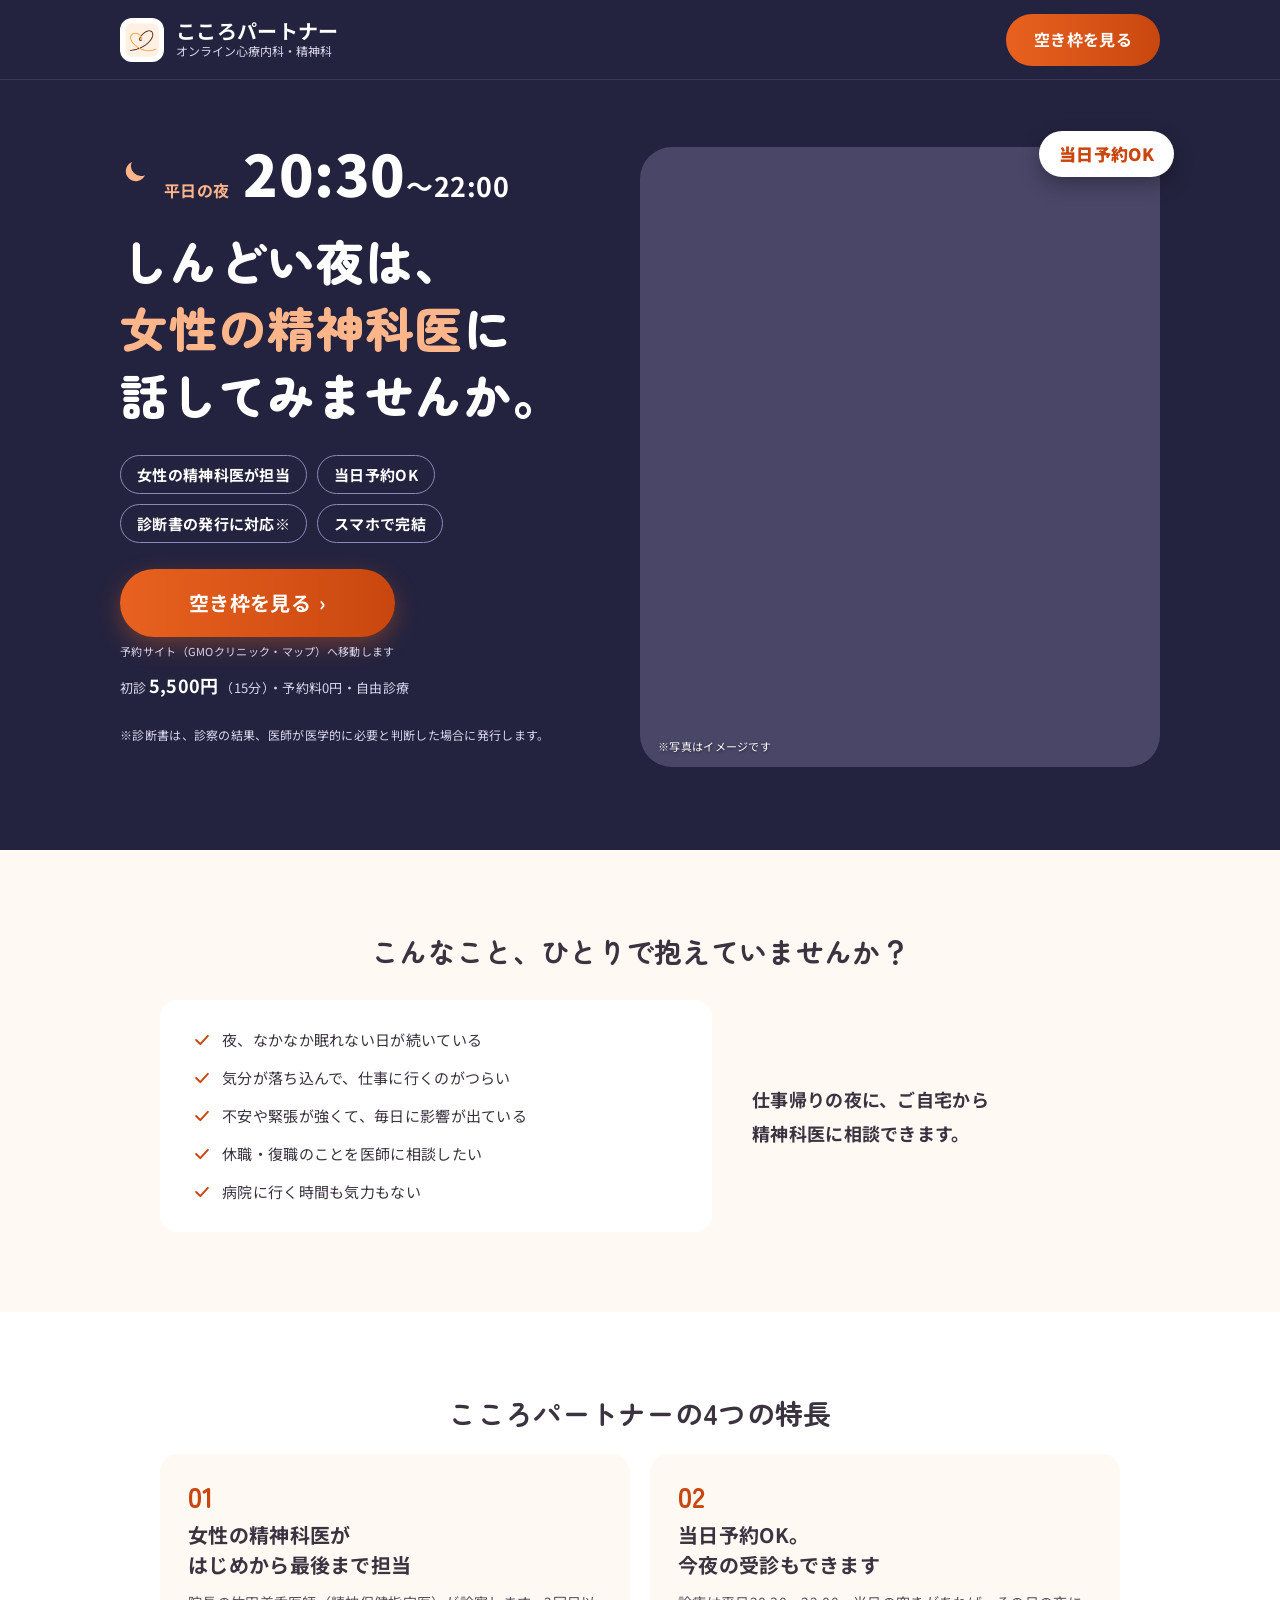
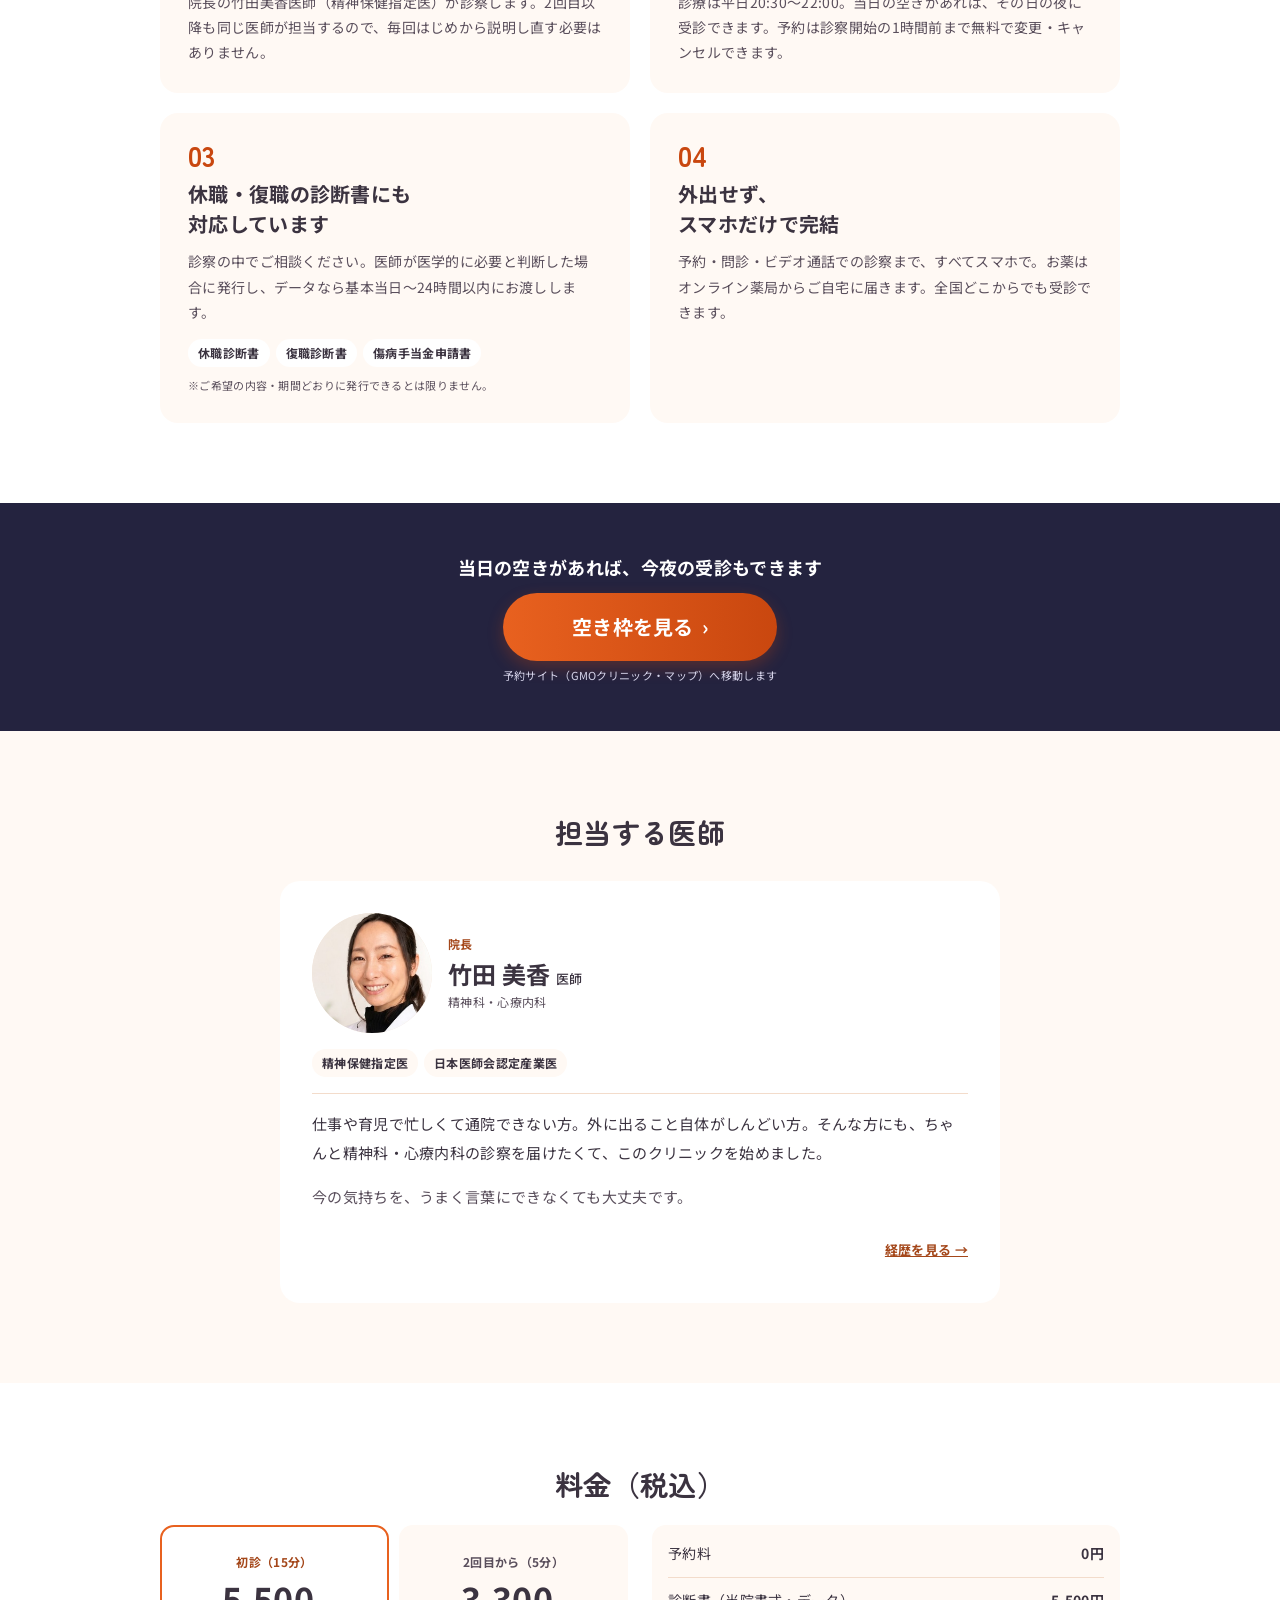
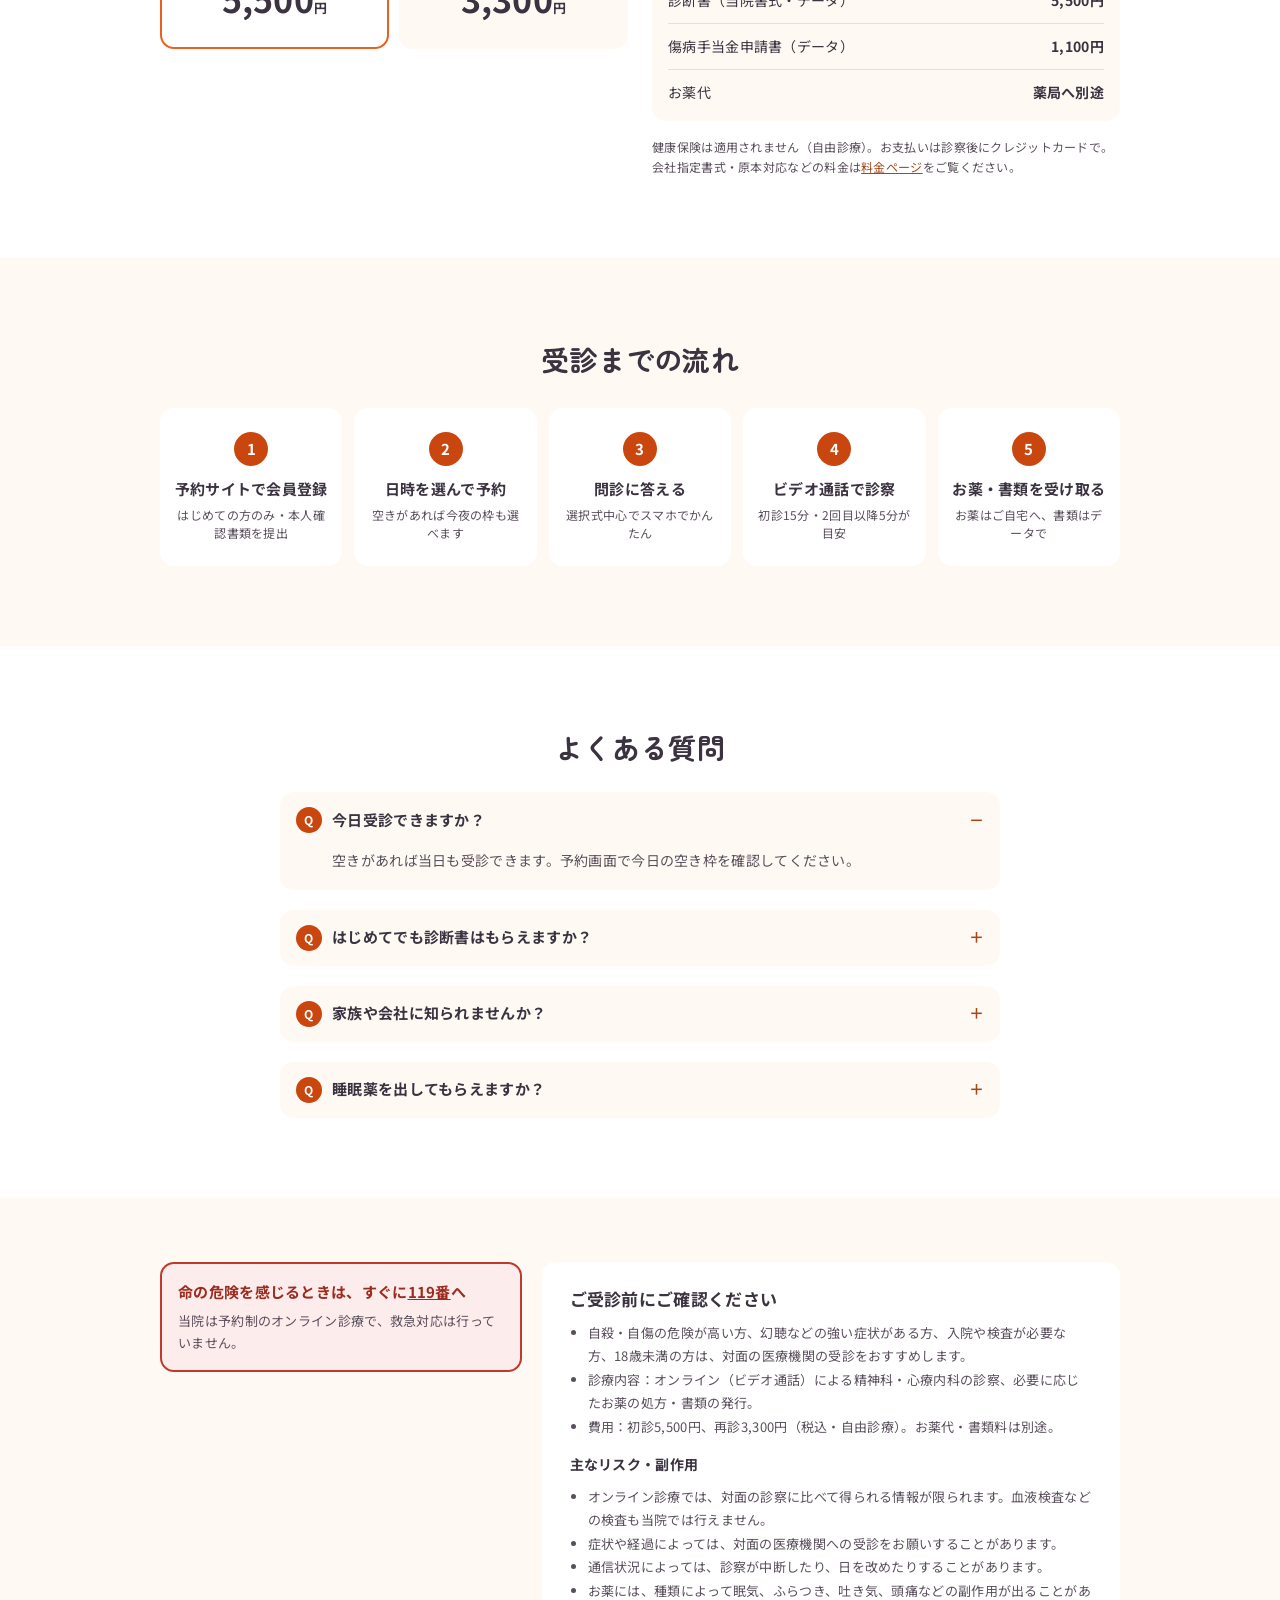
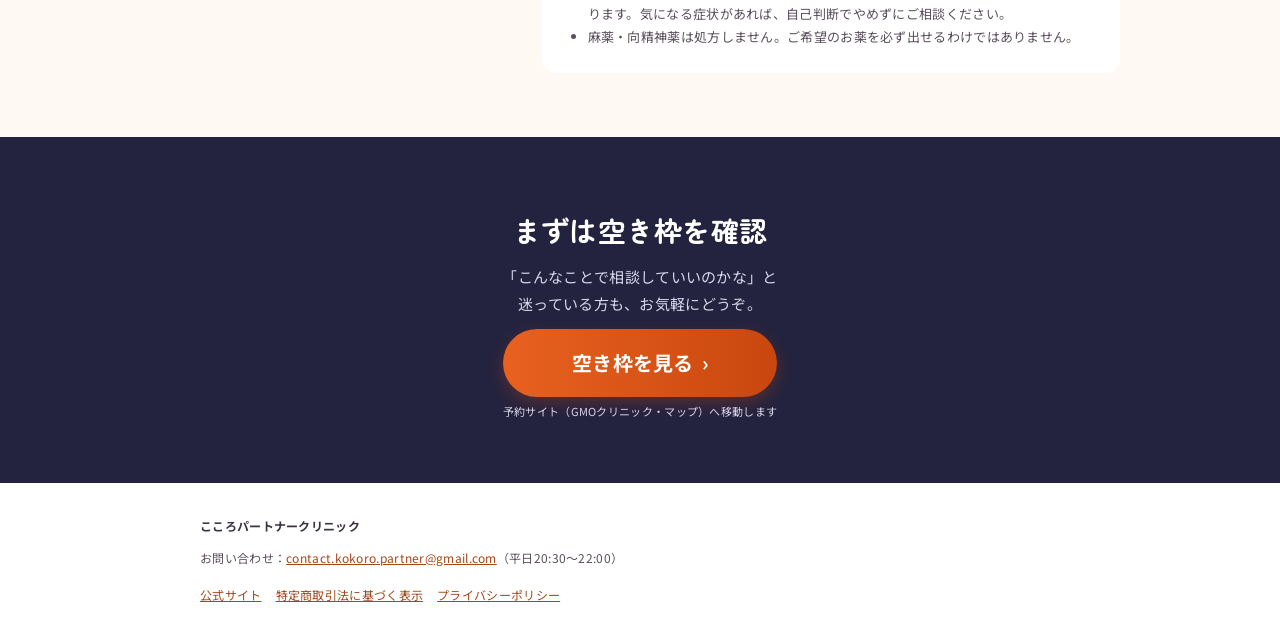
<file: lp/index.html>
<!doctype html>
<html lang="ja">
<head>
<meta charset="utf-8">
<meta name="viewport" content="width=device-width, initial-scale=1">
<!-- 広告専用ページのため、本番公開後も検索結果には出さない（公式サイトとの重複を避ける） -->
<meta name="robots" content="noindex, nofollow">
<title>しんどい夜は、女性の精神科医に。平日20:30〜22:00のオンライン診療｜こころパートナークリニック</title>
<meta name="description" content="平日の夜20:30〜22:00、女性の精神科医がスマホのビデオ通話で診察します。当日の空きがあれば今夜の受診も可能。休職・復職の診断書の発行にも対応しています（医師が医学的に必要と判断した場合）。">
<meta name="theme-color" content="#24233F">

<!-- OGP（og:image は仮の画像。広告用の画像ができたら差し替える） -->
<meta property="og:type" content="website">
<meta property="og:title" content="しんどい夜は、女性の精神科医に話してみませんか。｜こころパートナークリニック">
<meta property="og:description" content="平日20:30〜22:00、スマホで受診できるオンライン心療内科・精神科。当日予約OK。">
<meta property="og:url" content="https://kokoro-partner.jp/lp/">
<meta property="og:image" content="https://kokoro-partner.jp/lp/images/lp_top_sp.jpg">
<meta property="og:site_name" content="こころパートナークリニック">
<meta property="og:locale" content="ja_JP">
<meta name="twitter:card" content="summary_large_image">
<link rel="icon" href="images/favicon.png" sizes="any">
<link rel="apple-touch-icon" href="images/apple-touch-icon.png">

<link rel="preload" as="image" href="images/lp_top_sp.webp" type="image/webp" media="(max-width:767px)" fetchpriority="high">
<link rel="preload" as="image" href="images/lp_top_pc.webp" type="image/webp" media="(min-width:768px)" fetchpriority="high">
<link rel="preconnect" href="https://fonts.googleapis.com">
<link rel="preconnect" href="https://fonts.gstatic.com" crossorigin>
<link rel="preload" as="style" href="https://fonts.googleapis.com/css2?family=Noto+Sans+JP:wght@400;500;700;900&amp;family=Zen+Maru+Gothic:wght@700;900&amp;display=swap">
<link rel="stylesheet" href="https://fonts.googleapis.com/css2?family=Noto+Sans+JP:wght@400;500;700;900&amp;family=Zen+Maru+Gothic:wght@700;900&amp;display=swap" media="print" onload="this.media='all'">
<noscript><link rel="stylesheet" href="https://fonts.googleapis.com/css2?family=Noto+Sans+JP:wght@400;500;700;900&amp;family=Zen+Maru+Gothic:wght@700;900&amp;display=swap"></noscript>
<link rel="stylesheet" href="lp.css">

<!-- 計測タグ：本番（kokoro-partner.jp/lp/）にコピーするときだけ、ここに公式サイトと同じGA4（G-E3QCNF71B0）を入れる。テスト環境には入れない -->
<!-- Google tag (gtag.js) -->
<script async src="https://www.googletagmanager.com/gtag/js?id=G-E3QCNF71B0"></script>
<script>
  window.dataLayer = window.dataLayer || [];
  function gtag(){dataLayer.push(arguments);}
  gtag('js', new Date());
  gtag('config', 'G-E3QCNF71B0');
</script>
</head>

<body>

<header class="hdr">
  <div class="hdr__in">
    <span class="logo">
      <img src="images/kokoropartner_logo.png" alt="" width="40" height="40">
      <span class="logo__text"><span class="logo__name">こころパートナー</span><span class="logo__sub">オンライン心療内科・精神科</span></span>
    </span>
    <a class="btn btn--hdr" href="https://gmo-clinic-map.com/hospital/LaxGhQtRe6/treatment" data-reserve="header"><span><span class="tonight">今夜の</span>空き枠を見る</span></a>
  </div>
</header>

<main>

  <!-- ファーストビュー -->
  <section class="fv">
    <div class="fv__in">
      <div class="fv__text">
        <p class="fv__time">
          <svg aria-hidden="true" width="22" height="22" viewBox="0 0 24 24" fill="#FFB58A" stroke="none"><path d="M20 14.5A8 8 0 0 1 9.5 4a8 8 0 1 0 10.5 10.5z"></path></svg>
          <span class="fv__time-label">平日の夜</span>
          <span class="fv__time-num">20:30<small>〜22:00</small></span>
        </p>
        <h1>しんどい夜は、<br><em>女性の精神科医</em>に<br>話してみませんか。</h1>
        <div class="fv__photo">
          <picture>
            <source media="(min-width:768px)" srcset="images/lp_top_pc.webp" type="image/webp">
            <source media="(min-width:768px)" srcset="images/lp_top_pc.jpg">
            <source srcset="images/lp_top_sp.webp" type="image/webp">
            <img src="images/lp_top_sp.jpg" width="1200" height="800" alt="夜、自宅のソファでスマートフォンを見ながら穏やかな表情を浮かべる女性（イメージ）" fetchpriority="high" decoding="async">
          </picture>
          <span class="fv__badge">当日予約OK</span>
          <span class="fv__caption">※写真はイメージです</span>
        </div>
        <ul class="fv__labels">
          <li>女性の精神科医が担当</li>
          <li class="pc-only">当日予約OK</li>
          <li>診断書の発行に対応※</li>
          <li>スマホで完結</li>
        </ul>
        <div class="fv__cta">
          <div class="cta-wrap">
            <a class="btn btn--main" id="fv-reserve" href="https://gmo-clinic-map.com/hospital/LaxGhQtRe6/treatment" data-reserve="fv"><span><span class="tonight">今夜の</span>空き枠を見る</span><span aria-hidden="true">›</span></a>
            <span class="cta-note">予約サイト（GMOクリニック・マップ）へ移動します</span>
          </div>
          <p class="fv__price">初診<strong>5,500円</strong>（15分）・予約料0円・自由診療</p>
        </div>
        <p class="fv__note">※診断書は、診察の結果、医師が医学的に必要と判断した場合に発行します。</p>
      </div>
    </div>
  </section>

  <!-- お悩み -->
  <section class="sec sec--cream">
    <div class="sec__in">
      <h2>こんなこと、<br>ひとりで抱えていませんか？</h2>
      <div class="worry">
        <ul class="checks">
          <li><svg aria-hidden="true" width="20" height="20" viewBox="0 0 24 24" fill="none" stroke="#C9470F" stroke-width="2.4" stroke-linecap="round" stroke-linejoin="round"><path d="M5 12l5 5 9-10"></path></svg>夜、なかなか眠れない日が続いている</li>
          <li><svg aria-hidden="true" width="20" height="20" viewBox="0 0 24 24" fill="none" stroke="#C9470F" stroke-width="2.4" stroke-linecap="round" stroke-linejoin="round"><path d="M5 12l5 5 9-10"></path></svg>気分が落ち込んで、仕事に行くのがつらい</li>
          <li><svg aria-hidden="true" width="20" height="20" viewBox="0 0 24 24" fill="none" stroke="#C9470F" stroke-width="2.4" stroke-linecap="round" stroke-linejoin="round"><path d="M5 12l5 5 9-10"></path></svg>不安や緊張が強くて、毎日に影響が出ている</li>
          <li><svg aria-hidden="true" width="20" height="20" viewBox="0 0 24 24" fill="none" stroke="#C9470F" stroke-width="2.4" stroke-linecap="round" stroke-linejoin="round"><path d="M5 12l5 5 9-10"></path></svg>休職・復職のことを医師に相談したい</li>
          <li><svg aria-hidden="true" width="20" height="20" viewBox="0 0 24 24" fill="none" stroke="#C9470F" stroke-width="2.4" stroke-linecap="round" stroke-linejoin="round"><path d="M5 12l5 5 9-10"></path></svg>病院に行く時間も気力もない</li>
        </ul>
        <p class="worry__close">仕事帰りの夜に、ご自宅から<br>精神科医に相談できます。</p>
      </div>
    </div>
  </section>

  <!-- 4つの特長 -->
  <section class="sec sec--white">
    <div class="sec__in">
      <h2>こころパートナーの<br>4つの特長</h2>
      <div class="features">
        <article class="feature">
          <span class="feature__num" aria-hidden="true">01</span>
          <h3>女性の精神科医が<br>はじめから最後まで担当</h3>
          <p>院長の竹田美香医師（精神保健指定医）が診察します。2回目以降も同じ医師が担当するので、毎回はじめから説明し直す必要はありません。</p>
        </article>
        <article class="feature">
          <span class="feature__num" aria-hidden="true">02</span>
          <h3>当日予約OK。<br>今夜の受診もできます</h3>
          <p>診療は平日20:30〜22:00。当日の空きがあれば、その日の夜に受診できます。予約は診察開始の1時間前まで無料で変更・キャンセルできます。</p>
        </article>
        <article class="feature">
          <span class="feature__num" aria-hidden="true">03</span>
          <h3>休職・復職の診断書にも<br>対応しています</h3>
          <p>診察の中でご相談ください。医師が医学的に必要と判断した場合に発行し、データなら基本当日〜24時間以内にお渡しします。</p>
          <ul class="doc-tags">
            <li>休職診断書</li>
            <li>復職診断書</li>
            <li>傷病手当金申請書</li>
          </ul>
          <p class="small">※ご希望の内容・期間どおりに発行できるとは限りません。</p>
        </article>
        <article class="feature">
          <span class="feature__num" aria-hidden="true">04</span>
          <h3>外出せず、<br>スマホだけで完結</h3>
          <p>予約・問診・ビデオ通話での診察まで、すべてスマホで。お薬はオンライン薬局からご自宅に届きます。全国どこからでも受診できます。</p>
        </article>
      </div>
    </div>
  </section>

  <!-- 予約帯① -->
  <section class="band">
    <div class="band__in">
      <p class="band__lead">当日の空きがあれば、今夜の受診もできます</p>
      <div class="cta-wrap">
        <a class="btn btn--main" href="https://gmo-clinic-map.com/hospital/LaxGhQtRe6/treatment" data-reserve="band1"><span><span class="tonight">今夜の</span>空き枠を見る</span><span aria-hidden="true">›</span></a>
        <span class="cta-note">予約サイト（GMOクリニック・マップ）へ移動します</span>
      </div>
    </div>
  </section>

  <!-- 担当する医師 -->
  <section class="sec sec--cream">
    <div class="sec__in sec__in--narrow">
      <h2>担当する医師</h2>
      <div class="doctor">
        <div class="doctor__head">
          <img class="doctor__photo" src="images/doctor.jpg" alt="院長 竹田美香医師" width="450" height="654" loading="lazy" decoding="async">
          <div class="doctor__name">
            <span class="doctor__role">院長</span>
            <span class="doctor__full">竹田 美香 <small>医師</small></span>
            <span class="doctor__dept">精神科・心療内科</span>
          </div>
        </div>
        <ul class="doc-tags doc-tags--cream">
          <li>精神保健指定医</li>
          <li>日本医師会認定産業医</li>
        </ul>
        <p class="doctor__msg">仕事や育児で忙しくて通院できない方。外に出ること自体がしんどい方。そんな方にも、ちゃんと精神科・心療内科の診察を届けたくて、このクリニックを始めました。</p>
        <p class="doctor__msg2">今の気持ちを、うまく言葉にできなくても大丈夫です。</p>
        <a class="doctor__more" href="https://kokoro-partner.jp/doctor.html">経歴を見る →</a>
      </div>
    </div>
  </section>

  <!-- 料金 -->
  <section class="sec sec--white">
    <div class="sec__in">
      <h2>料金（税込）</h2>
      <div class="price">
        <div class="price__tiles">
          <div class="price__tile is-main"><span class="price__label">初診（15分）</span><span class="price__num">5,500<small>円</small></span></div>
          <div class="price__tile"><span class="price__label">2回目から（5分）</span><span class="price__num">3,300<small>円</small></span></div>
        </div>
        <div class="price__side">
          <dl class="price__list">
            <div><dt>予約料</dt><dd>0円</dd></div>
            <div><dt>診断書（当院書式・データ）</dt><dd>5,500円</dd></div>
            <div><dt>傷病手当金申請書（データ）</dt><dd>1,100円</dd></div>
            <div><dt>お薬代</dt><dd>薬局へ別途</dd></div>
          </dl>
          <p class="small">健康保険は適用されません（自由診療）。お支払いは診察後にクレジットカードで。会社指定書式・原本対応などの料金は<a href="https://kokoro-partner.jp/price.html">料金ページ</a>をご覧ください。</p>
        </div>
      </div>
    </div>
  </section>

  <!-- 受診までの流れ -->
  <section class="sec sec--cream">
    <div class="sec__in">
      <h2>受診までの流れ</h2>
      <ol class="flow">
        <li><span class="flow__num">1</span><span class="flow__text"><b>予約サイトで会員登録</b><span>はじめての方のみ・本人確認書類を提出</span></span></li>
        <li><span class="flow__num">2</span><span class="flow__text"><b>日時を選んで予約</b><span>空きがあれば今夜の枠も選べます</span></span></li>
        <li><span class="flow__num">3</span><span class="flow__text"><b>問診に答える</b><span>選択式中心でスマホでかんたん</span></span></li>
        <li><span class="flow__num">4</span><span class="flow__text"><b>ビデオ通話で診察</b><span>初診15分・2回目以降5分が目安</span></span></li>
        <li><span class="flow__num">5</span><span class="flow__text"><b>お薬・書類を受け取る</b><span>お薬はご自宅へ、書類はデータで</span></span></li>
      </ol>
    </div>
  </section>

  <!-- よくある質問 -->
  <section class="sec sec--white">
    <div class="sec__in sec__in--faq">
      <h2>よくある質問</h2>
      <details class="faq" open>
        <summary><span class="faq__q" aria-hidden="true">Q</span><span class="faq__text">今日受診できますか？</span><span class="faq__pm" aria-hidden="true"></span></summary>
        <p>空きがあれば当日も受診できます。予約画面で今日の空き枠を確認してください。</p>
      </details>
      <details class="faq">
        <summary><span class="faq__q" aria-hidden="true">Q</span><span class="faq__text">はじめてでも診断書はもらえますか？</span><span class="faq__pm" aria-hidden="true"></span></summary>
        <p>診察の結果、休養が医学的に必要と判断した場合は発行します。経過を見てから判断することもあります。</p>
      </details>
      <details class="faq">
        <summary><span class="faq__q" aria-hidden="true">Q</span><span class="faq__text">家族や会社に知られませんか？</span><span class="faq__pm" aria-hidden="true"></span></summary>
        <p>自由診療のため、健康保険の「医療費のお知らせ」に当院の受診情報は載りません。ご本人の同意なく、当院から勤務先に連絡することもありません。</p>
      </details>
      <details class="faq">
        <summary><span class="faq__q" aria-hidden="true">Q</span><span class="faq__text">睡眠薬を出してもらえますか？</span><span class="faq__pm" aria-hidden="true"></span></summary>
        <p>当院では、麻薬・向精神薬に指定されているお薬は処方しておりません。ただし、不眠症の治療薬には、オンライン診療でも処方できるものがあります。症状やこれまでの服薬状況を確認し、必要に応じてご提案します。まずはお気軽にご相談ください。</p>
      </details>
    </div>
  </section>

  <!-- ご受診前にご確認ください（自由診療の広告として必要な情報。削らない） -->
  <section class="sec sec--cream sec--notice">
    <div class="sec__in notice">
      <div class="alert">
        <p class="alert__title">命の危険を感じるときは、すぐに<a href="tel:119">119番</a>へ</p>
        <p>当院は予約制のオンライン診療で、救急対応は行っていません。</p>
      </div>
      <div class="confirm">
        <h2>ご受診前にご確認ください</h2>
        <ul>
          <li>自殺・自傷の危険が高い方、幻聴などの強い症状がある方、入院や検査が必要な方、18歳未満の方は、対面の医療機関の受診をおすすめします。</li>
          <li>診療内容：オンライン（ビデオ通話）による精神科・心療内科の診察、必要に応じたお薬の処方・書類の発行。</li>
          <li>費用：初診5,500円、再診3,300円（税込・自由診療）。お薬代・書類料は別途。</li>
        </ul>
        <h3>主なリスク・副作用</h3>
        <ul>
          <li>オンライン診療では、対面の診察に比べて得られる情報が限られます。血液検査などの検査も当院では行えません。</li>
          <li>症状や経過によっては、対面の医療機関への受診をお願いすることがあります。</li>
          <li>通信状況によっては、診察が中断したり、日を改めたりすることがあります。</li>
          <li>お薬には、種類によって眠気、ふらつき、吐き気、頭痛などの副作用が出ることがあります。気になる症状があれば、自己判断でやめずにご相談ください。</li>
          <li>麻薬・向精神薬は処方しません。ご希望のお薬を必ず出せるわけではありません。</li>
        </ul>
      </div>
    </div>
  </section>

  <!-- 予約帯②（最終） -->
  <section class="band band--final">
    <div class="band__in">
      <h2>まずは空き枠を確認</h2>
      <p class="band__sub">「こんなことで相談していいのかな」と<br>迷っている方も、お気軽にどうぞ。</p>
      <div class="cta-wrap">
        <a class="btn btn--main" href="https://gmo-clinic-map.com/hospital/LaxGhQtRe6/treatment" data-reserve="band2"><span><span class="tonight">今夜の</span>空き枠を見る</span><span aria-hidden="true">›</span></a>
        <span class="cta-note">予約サイト（GMOクリニック・マップ）へ移動します</span>
      </div>
    </div>
  </section>

</main>

<footer class="ft">
  <div class="ft__in">
    <span class="ft__name">こころパートナークリニック</span>
    <span>お問い合わせ：<a href="mailto:contact.kokoro.partner@gmail.com">contact.kokoro.partner@gmail.com</a>（平日20:30〜22:00）</span>
    <nav class="ft__links" aria-label="フッターメニュー">
      <a href="https://kokoro-partner.jp/">公式サイト</a>
      <a href="https://kokoro-partner.jp/tokushoho.html">特定商取引法に基づく表示</a>
      <a href="https://kokoro-partner.jp/privacy.html">プライバシーポリシー</a>
    </nav>
  </div>
</footer>

<!-- スマホ：ファーストビューの予約ボタンが見えなくなったら表示 -->
<div class="sticky" id="sticky" aria-hidden="true">
  <span class="sticky__time"><span>平日の診療</span><b>20:30〜22:00</b></span>
  <a class="btn btn--sticky" href="https://gmo-clinic-map.com/hospital/LaxGhQtRe6/treatment" data-reserve="sticky" tabindex="-1"><span><span class="tonight">今夜の</span>空き枠を見る</span></a>
</div>

<script src="lp.js"></script>
</body>
</html>
</file>
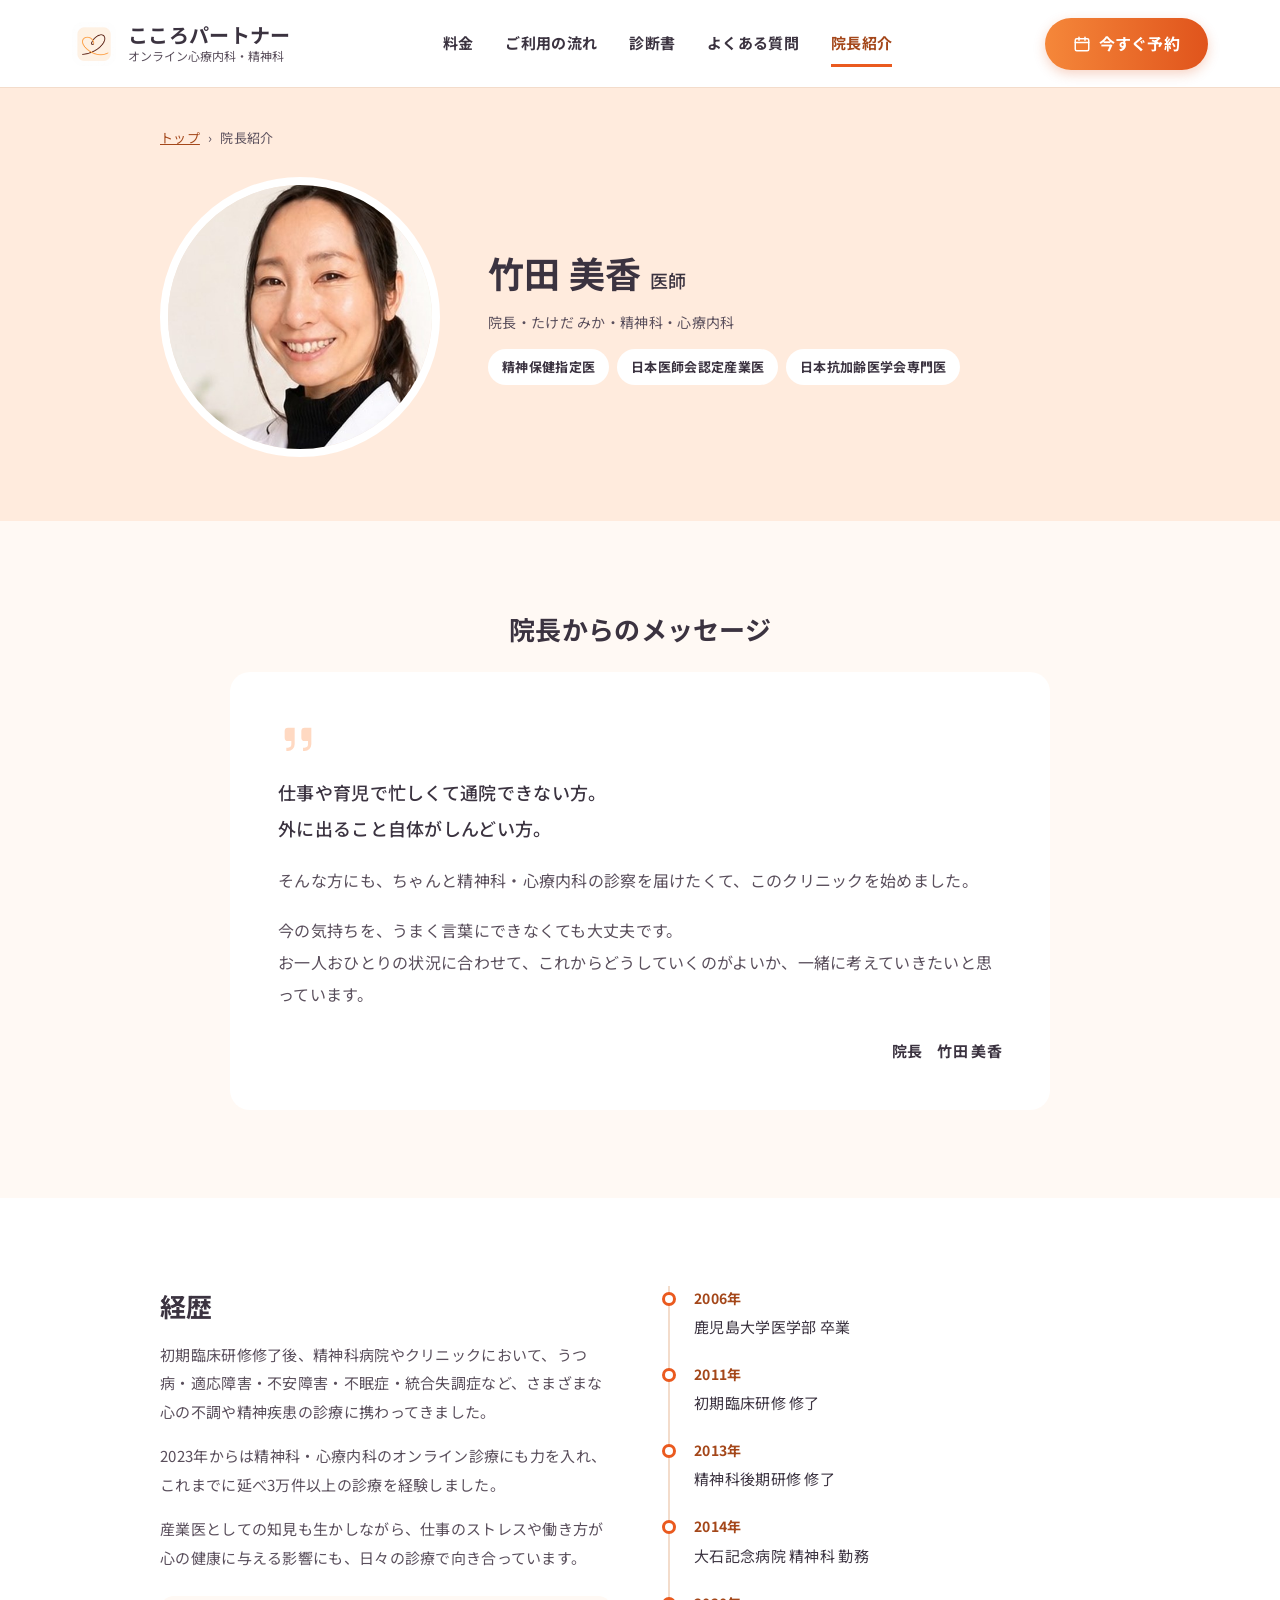
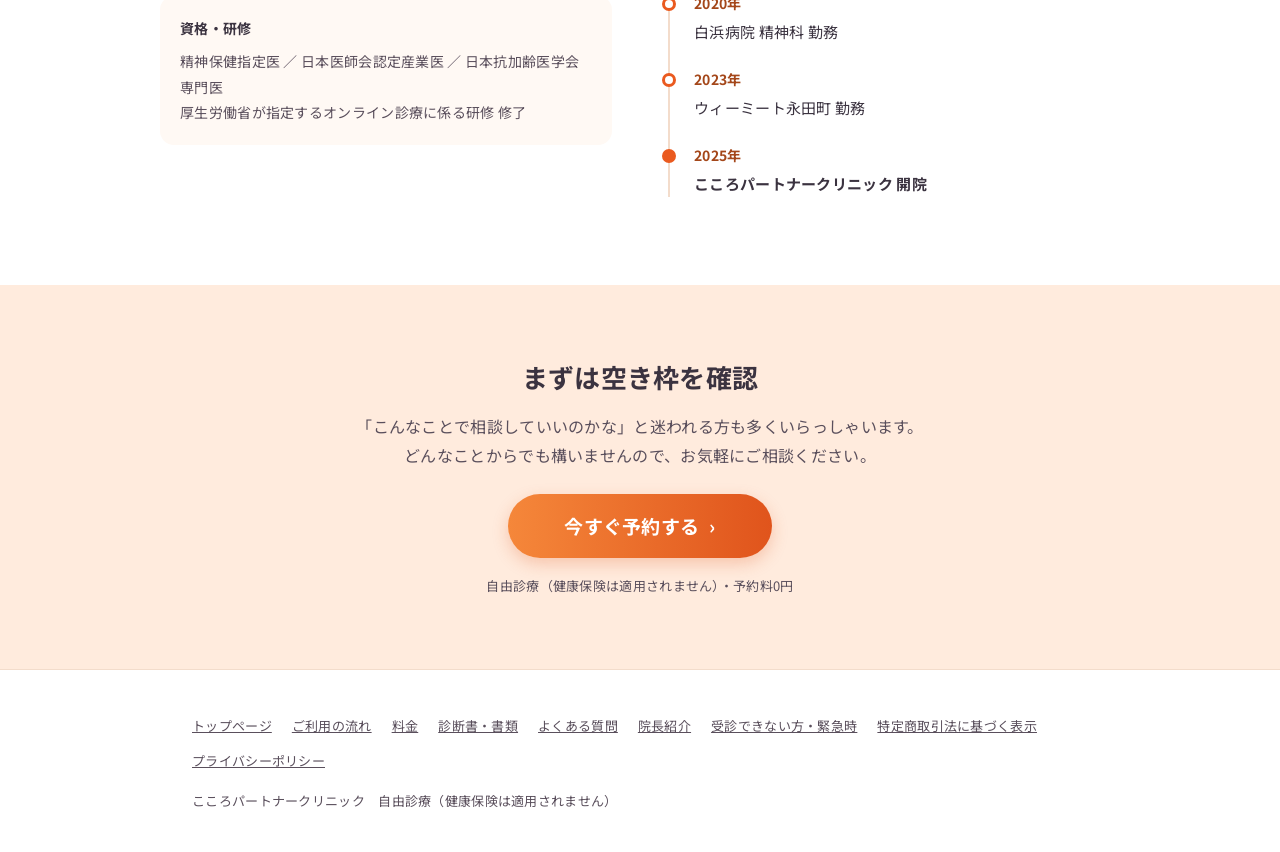
<file: doctor.html>
<!doctype html>
<html lang="ja">
<head>
<meta charset="utf-8">
<meta name="viewport" content="width=device-width, initial-scale=1">
<title>院長紹介｜竹田美香（精神保健指定医・産業医）｜こころパートナークリニック</title>
<meta name="description" content="こころパートナークリニックの院長・竹田美香の経歴と資格、診療への考え方をご紹介します。精神保健指定医・産業医として、お仕事の悩みや休職・復職のご相談にも対応します。">
<link rel="canonical" href="https://kokoro-partner.jp/doctor.html">

<!-- OGP -->
<meta property="og:type" content="profile">
<meta property="og:url" content="https://kokoro-partner.jp/doctor.html">
<meta property="og:title" content="院長紹介｜竹田美香（精神保健指定医・産業医）｜こころパートナークリニック">
<meta property="og:description" content="こころパートナークリニックの院長・竹田美香の経歴と資格、診療への考え方をご紹介します。精神保健指定医・産業医として、お仕事の悩みや休職・復職のご相談にも対応します。">
<meta property="og:site_name" content="こころパートナークリニック">
<meta property="og:locale" content="ja_JP">
<meta property="og:image" content="https://kokoro-partner.jp/images/ogp.jpg">
<meta property="og:image:width" content="1200">
<meta property="og:image:height" content="630">
<meta property="og:image:alt" content="しんどい夜に、スマホで話せる心のクリニック。こころパートナークリニック 院長 竹田美香医師">
<meta name="twitter:card" content="summary_large_image">
<link rel="icon" href="images/favicon.png" sizes="any">
<link rel="apple-touch-icon" href="images/apple-touch-icon.png">
<link rel="preconnect" href="https://fonts.googleapis.com">
<link rel="preconnect" href="https://fonts.gstatic.com" crossorigin>
<link rel="preload" as="style" href="https://fonts.googleapis.com/css2?family=Noto+Sans+JP:wght@400;500;700&amp;display=swap">
<link rel="stylesheet" href="https://fonts.googleapis.com/css2?family=Noto+Sans+JP:wght@400;500;700&amp;display=swap" media="print" onload="this.media='all'">
<noscript><link rel="stylesheet" href="https://fonts.googleapis.com/css2?family=Noto+Sans+JP:wght@400;500;700&amp;display=swap"></noscript>
<link rel="stylesheet" href="site.css">
<style>
*{box-sizing:border-box}
body{margin:0;background:var(--c-bg);color:var(--c-ink);line-height:1.8;font-size:15px;font-weight:400;letter-spacing:.02em;font-family:var(--font)}
h1,h2,h3{font-weight:700;color:var(--c-ink)}
a{color:var(--c-accent)}
a:hover{color:#7A3210}
.wrap{max-width:var(--w-content);margin:0 auto;padding:0 32px}
h2{font-size:26px;line-height:1.5}
h3{font-size:18px;line-height:1.5}
p,li{color:var(--c-text)}
ul,ol{padding-left:22px}
li{margin-bottom:6px}
.note{font-size:13px;color:var(--c-text)}
@media(max-width:767px){
  .wrap{padding:0 20px}
  h2{font-size:22px}
  h3{font-size:17px}
}
/* 項目名｜内容 の表（書類の概要など） */
.spec{width:100%;max-width:760px;border-collapse:collapse;font-size:15px;margin:16px 0;background:#fff;border-radius:16px;overflow:hidden}
.spec th,.spec td{border-bottom:1px solid #EFE2D6;padding:12px 16px;text-align:left;vertical-align:top}
.spec th{background:#FFF1E4;color:#3B3340;width:32%;white-space:nowrap}
.spec tr:last-child th,.spec tr:last-child td{border-bottom:none}
footer{background:#fff;border-top:1px solid var(--c-line);padding:40px 0;font-size:13px;color:var(--c-text)}
.ft-links{display:flex;flex-wrap:wrap;gap:4px 20px}
.ft-links a{color:var(--c-text);display:inline-block;padding:4px 0}
@media(max-width:640px){
  .spec th,.spec td{display:block;width:100%;white-space:normal}
  .spec th{border-bottom:none;padding-bottom:6px}
  .spec tr:last-child th{border-bottom:none}
}
/* ===== 新しいレイアウト（UI改善 2026-11）：セクション・カード ===== */
.sec{padding:88px 32px}
.sec--white{background:#fff}
.sec--flush{padding-top:0}
.sec__in{max-width:var(--w-content);margin:0 auto;display:flex;flex-direction:column;gap:32px}
.sec-head{text-align:center;display:flex;flex-direction:column;gap:8px;align-items:center}
.sec-head h2{margin:0}
.sec-head p{margin:0}
.sec h3{margin:0}
.sec ul,.sec ol,.sec dl{margin:0}
.ico{display:flex;align-items:center;justify-content:center;flex:0 0 auto;border-radius:999px;background:var(--c-peach)}
.hero-alert{margin:0;font-size:14px;color:var(--c-text)}
.hero-alert a{font-weight:700}
/* ステップの一覧 */
.ov{list-style:none;padding:0;display:grid;grid-template-columns:repeat(auto-fit,minmax(150px,1fr));gap:16px;counter-reset:ov}
.ov li{margin:0;background:#fff;border-radius:16px;padding:24px 16px;display:flex;flex-direction:column;align-items:center;gap:10px;text-align:center;counter-increment:ov}
.ov__step{font-size:12px;font-weight:700;color:var(--c-accent)}
.ov .ico{width:56px;height:56px}
.ov__name{font-size:16px;font-weight:700;color:var(--c-ink);line-height:1.5}
.ov__sub{font-size:13px;line-height:1.6;color:var(--c-text)}
/* ステップの詳細（写真つきの横長カード） */
.steps-detail{display:flex;flex-direction:column;gap:24px;margin-top:16px}
.step-card{background:#fff;border-radius:20px;padding:32px;display:grid;grid-template-columns:240px 1fr;
  grid-template-areas:"photo head" "photo body";grid-template-rows:auto 1fr;gap:14px 32px;align-items:start}
.step-card__photo{grid-area:photo;width:240px;height:180px;object-fit:cover;border-radius:14px;background:var(--c-photo);display:block}
.step-card__head{grid-area:head;display:flex;flex-direction:column;gap:14px}
.step-card__body{grid-area:body;display:flex;flex-direction:column;gap:14px;min-width:0}
.badges{display:flex;align-items:center;gap:10px;flex-wrap:wrap}
.badge{background:var(--c-orange-deep);color:#fff;font-size:13px;font-weight:700;border-radius:6px;padding:4px 10px;line-height:1.5}
.tag{background:var(--c-peach);color:var(--c-accent);font-size:12px;font-weight:700;border-radius:999px;padding:4px 10px;line-height:1.5}
.step-card h3{font-size:20px}
.step-card ul{padding-left:20px}
.step-card li{margin-bottom:4px}
.step-card strong{color:var(--c-ink)}
.link-more{font-size:14px;font-weight:700}
/* 開閉する補足 */
.more-info{border-top:1px solid var(--c-line);padding-top:4px}
.more-info summary{display:flex;align-items:center;gap:6px;min-height:44px;font-size:14px;font-weight:700;color:var(--c-accent)}
.more-info summary svg{flex:0 0 auto;transition:transform .2s}
.more-info[open] summary svg{transform:rotate(180deg)}
.more-info p{margin:4px 0 8px;font-size:14px;line-height:1.8}
/* アイコンつきのタイル */
.tiles{list-style:none;padding:0;display:grid;grid-template-columns:repeat(auto-fit,minmax(170px,1fr));gap:16px}
.tiles li{margin:0;background:var(--c-bg);border-radius:16px;padding:24px 16px;display:flex;flex-direction:column;align-items:center;gap:12px;text-align:center}
.tiles b{font-size:15px;line-height:1.5;color:var(--c-ink)}
.tiles span{font-size:13px;line-height:1.6;color:var(--c-text)}
/* 緊急時 */
.alert-119{background:var(--c-alert-bg);border:2px solid var(--c-alert);border-radius:16px;padding:24px 28px;display:flex;gap:20px;align-items:center}
.alert-119__badge{flex:0 0 auto;width:64px;height:64px;border-radius:999px;background:var(--c-alert);color:#fff;display:flex;align-items:center;justify-content:center;font-size:20px;font-weight:700}
.alert-119 h3{font-size:18px;color:var(--c-alert-text);margin:0 0 6px}
.alert-119 h3 a{color:var(--c-alert-text)}
.alert-119 p{margin:0;font-size:14px;line-height:1.8}
.grid-2{display:grid;grid-template-columns:repeat(auto-fit,minmax(300px,1fr));gap:20px}
.card{background:#fff;border-radius:16px;padding:28px;display:flex;flex-direction:column;gap:12px;min-width:0}
.card > p{margin:0;font-size:14px;line-height:1.7}
.card ul{padding-left:20px}
.card li{color:var(--c-ink);margin-bottom:2px}
.tel-list > div{display:flex;justify-content:space-between;align-items:center;gap:12px;padding:6px 0;border-bottom:1px solid var(--c-line)}
.tel-list > div:last-child{border-bottom:0}
.tel-list dt{font-size:14px;line-height:1.6}
.tel-list dt small{display:block;font-size:12px;color:var(--c-text)}
.tel-list dd{margin:0;font-size:15px;font-weight:700;white-space:nowrap}
.tel-list dd a{display:inline-block;padding:8px 0}
/* ほかのページへのリンクカード */
.link-card{box-sizing:border-box;width:100%;max-width:var(--w-content);margin:0 auto;background:#fff;border:1px solid var(--c-line);border-radius:16px;
  padding:24px 28px;display:flex;align-items:center;gap:16px;text-decoration:none;color:var(--c-ink)}
.link-card:hover{border-color:#FFD0AE;color:var(--c-ink)}
.link-card__q{width:44px;height:44px;border-radius:999px;background:var(--c-peach);color:var(--c-accent);font-weight:700;font-size:18px;
  display:flex;align-items:center;justify-content:center;flex:0 0 auto}
.link-card__text{display:flex;flex-direction:column;gap:4px;flex:1}
.link-card__text b{font-size:17px}
.link-card__text span{font-size:14px;color:var(--c-text)}
.link-card__arrow{font-size:22px;color:var(--c-accent)}
@media (max-width:767px){
  .sec{padding:48px 20px}
  .sec--flush{padding-top:0}
  .sec__in{gap:20px}
  .ov{display:block;background:#fff;border-radius:16px}
  .ov li{flex-direction:row;padding:12px 16px;gap:12px;text-align:left;border-bottom:1px solid var(--c-line);border-radius:0;background:none}
  .ov li:last-child{border-bottom:0}
  .ov__step,.ov .ico{display:none}
  .ov li::before{content:counter(ov);flex:0 0 28px;height:28px;border-radius:999px;background:var(--c-orange-deep);color:#fff;
    font-size:13px;font-weight:700;display:flex;align-items:center;justify-content:center}
  .ov__name{flex:1;font-size:15px}
  .ov__sub{font-size:12px}
  .steps-detail{gap:14px;margin-top:8px}
  .step-card{padding:18px;border-radius:16px;grid-template-columns:72px 1fr;grid-template-areas:"photo head" "body body";
    grid-template-rows:auto auto;gap:12px;align-items:center}
  .step-card__photo{width:72px;height:72px;border-radius:12px}
  .step-card__head{gap:4px}
  .step-card__body{gap:8px}
  .badges{gap:6px}
  .badge,.tag{font-size:11px;padding:2px 8px}
  .step-card h3{font-size:17px}
  .step-card ul{font-size:14px;line-height:1.75;padding-left:18px}
  .tiles{grid-template-columns:1fr;gap:8px}
  .tiles li{display:grid;grid-template-columns:32px 1fr;column-gap:14px;row-gap:2px;align-items:center;text-align:left;padding:14px 16px}
  .tiles li svg{grid-row:span 2}
  .alert-119{padding:16px;gap:14px;align-items:flex-start}
  .alert-119__badge{width:48px;height:48px;font-size:16px}
  .alert-119 h3{font-size:16px}
  .card{padding:20px}
  .link-card{padding:18px 20px}
}
/* 料金：見出し帯の料金タイル */
.price-tiles{list-style:none;margin:8px 0 0;padding:0;display:grid;grid-template-columns:repeat(auto-fit,minmax(200px,1fr));gap:16px}
.price-tiles li{margin:0;background:#fff;border:2px solid transparent;border-radius:16px;padding:22px;display:flex;flex-direction:column;gap:6px}
.price-tiles li.is-main{border-color:var(--c-orange)}
.price-tiles__label{font-size:14px;font-weight:700;color:var(--c-text)}
.price-tiles li.is-main .price-tiles__label{color:var(--c-accent)}
.price-tiles__num{font-size:34px;font-weight:700;line-height:1.2;color:var(--c-ink)}
.price-tiles__num small{font-size:16px}
.price-tiles__num--text{font-size:26px;line-height:1.5}
.price-tiles__sub{font-size:12px;color:var(--c-text)}
/* 料金の行（項目名と金額の左右配置） */
.grid-2--wide{grid-template-columns:repeat(auto-fit,minmax(320px,1fr))}
.fee-card{gap:8px}
.fee-card h3{margin:0 0 4px}
.fee-row{display:flex;justify-content:space-between;align-items:baseline;gap:12px;padding:12px 0;border-bottom:1px solid var(--c-line);font-size:15px;color:var(--c-ink)}
.fee-row:last-child{border-bottom:0}
.fee-row b{white-space:nowrap}
.more-info--box{background:#fff;border-top:0;border-radius:12px;padding:4px 20px}
.more-info--box summary{min-height:48px}
.more-info--box ul{margin:0 0 16px;padding-left:0;list-style:none;font-size:14px;line-height:1.8}
.more-info--box li{padding-left:1em;text-indent:-1em}
.link-more--center{align-self:center}
/* アイコンつきの情報カード */
.info-cards{list-style:none;padding:0;display:grid;grid-template-columns:repeat(auto-fit,minmax(210px,1fr));gap:16px}
.info-cards li{margin:0;background:var(--c-bg);border-radius:16px;padding:24px;display:flex;flex-direction:column;gap:10px}
.info-cards b{font-size:16px;color:var(--c-ink)}
.info-cards span{font-size:14px;line-height:1.7;color:var(--c-text)}
.note--center{margin:0;text-align:center;line-height:1.8}
.contact-strip{background:var(--c-bg);border-radius:12px;padding:18px 24px;display:flex;justify-content:center;flex-wrap:wrap;gap:8px 24px;font-size:14px;color:var(--c-text)}
.contact-strip b{color:var(--c-ink)}
.contact-strip a{overflow-wrap:anywhere}
@media (max-width:767px){
  .price-tiles{grid-template-columns:1fr 1fr;gap:10px}
  .price-tiles li{padding:14px}
  .price-tiles__label{font-size:12px}
  .price-tiles__num{font-size:28px}
  .price-tiles__num--text{font-size:22px;line-height:1.45}
  .price-tiles__sub{font-size:11px}
  .grid-2--wide{grid-template-columns:1fr}
  .fee-row{font-size:14px}
  .info-cards{grid-template-columns:1fr;gap:10px}
  .info-cards li{display:grid;grid-template-columns:32px 1fr;column-gap:14px;row-gap:4px;padding:16px}
  .info-cards li svg{grid-row:span 2}
  .contact-strip{flex-direction:column;align-items:center;text-align:center;gap:4px}
}
/* 診断書：書類カード（カード全体がリンク） */
.doc-cards{display:grid;grid-template-columns:repeat(auto-fit,minmax(280px,1fr));gap:16px}
.doc-card{background:#fff;border:1px solid var(--c-line);border-radius:16px;padding:24px;display:flex;flex-direction:column;gap:10px;text-decoration:none;color:var(--c-ink)}
.doc-card:hover{border-color:#FFD0AE;color:var(--c-ink)}
.doc-card__ico{width:48px;height:48px;border-radius:12px;background:var(--c-peach);display:flex;align-items:center;justify-content:center}
.doc-card__name{font-size:18px;font-weight:700;line-height:1.5}
.doc-card__desc{flex:1;font-size:14px;line-height:1.7;color:var(--c-text)}
.doc-card__foot{display:flex;justify-content:space-between;align-items:center;gap:12px;margin-top:4px;font-size:14px;font-weight:700}
.doc-card__more{margin-left:auto;color:var(--c-accent)}
/* 番号つきの手順カード（発行までの流れ） */
.num-steps{list-style:none;padding:0;display:grid;grid-template-columns:repeat(auto-fit,minmax(200px,1fr));gap:16px;counter-reset:ns}
.num-steps li{margin:0;background:var(--c-bg);border-radius:16px;padding:24px 20px;display:flex;flex-direction:column;gap:10px;counter-increment:ns}
.num-steps li::before{content:counter(ns);width:36px;height:36px;border-radius:999px;background:var(--c-orange-deep);color:#fff;font-weight:700;
  display:flex;align-items:center;justify-content:center}
.num-steps b{font-size:16px;line-height:1.5;color:var(--c-ink)}
.num-steps span{font-size:14px;line-height:1.7;color:var(--c-text)}
/* ご注意（畳まない） */
.notice-card{background:#fff;border-radius:16px;padding:28px 32px;display:flex;gap:20px}
.notice-card__ico{flex:0 0 auto;width:44px;height:44px;border-radius:999px;background:var(--c-peach);color:var(--c-accent);font-size:22px;font-weight:700;
  display:flex;align-items:center;justify-content:center}
.notice-card > div{flex:1;display:flex;flex-direction:column;gap:10px;min-width:0}
.notice-card h2{margin:0;font-size:20px}
.notice-card ul{padding-left:20px;line-height:1.9}
/* 書類の詳細ページ */
.sec .spec{max-width:none;margin:0}
.prose-card p{margin:0;font-size:15px;line-height:1.8}
.prose-card p + p{margin-top:12px}
.prose-card ul{padding-left:20px}
.prose-card li{color:var(--c-ink)}
.related ul{padding-left:20px}
.related li{margin-bottom:4px}
.sec__in > .note{margin:-12px 0 0}
.sec__in > .sec-head:not(:first-child){margin-top:32px}
@media (max-width:767px){
  .doc-cards{grid-template-columns:1fr;gap:12px}
  .doc-card{padding:20px}
  .num-steps{grid-template-columns:1fr;gap:10px}
  .num-steps li{display:grid;grid-template-columns:32px 1fr;column-gap:14px;row-gap:2px;padding:16px}
  .num-steps li::before{width:32px;height:32px;grid-row:span 2}
  .notice-card{position:relative;padding:20px}
  .notice-card__ico{position:absolute;top:18px;left:20px;width:32px;height:32px;font-size:17px}
  .notice-card h2{font-size:18px;min-height:32px;display:flex;align-items:center;padding-left:44px}
  .sec__in > .note{margin-top:-8px}
}
/* よくある質問 */
.faq-cats{display:grid;grid-template-columns:repeat(auto-fit,minmax(160px,1fr));gap:12px;margin-top:8px}
.faq-cats a{background:#fff;border-radius:14px;padding:18px 12px;display:flex;flex-direction:column;align-items:center;gap:8px;
  text-decoration:none;color:var(--c-ink);font-size:14px;font-weight:700;text-align:center;border:1px solid transparent}
.faq-cats a:hover{border-color:#FFD0AE;color:var(--c-ink)}
.sec--faq{padding-top:64px}
.faq-wrap{max-width:820px;gap:56px}
.faq-cat{display:flex;flex-direction:column;gap:12px}
.faq-cat h2{margin:0 0 4px;font-size:24px;display:flex;align-items:center;gap:10px}
.faq-cat h2::before{content:"";flex:0 0 6px;height:24px;border-radius:3px;background:var(--c-orange)}
.faq-item{background:#fff;border-radius:14px;padding:0 24px}
.faq-item summary{min-height:64px;display:flex;align-items:center;gap:14px;font-size:16px;font-weight:700;color:var(--c-ink);padding:10px 0}
.faq-item__q{flex:0 0 auto;width:30px;height:30px;border-radius:999px;background:var(--c-orange-deep);color:#fff;font-size:14px;
  display:flex;align-items:center;justify-content:center}
.faq-item__text{flex:1;line-height:1.6}
.faq-item__pm{flex:0 0 auto;color:var(--c-accent);font-size:18px}
.faq-item__pm::after{content:"＋"}
.faq-item[open] .faq-item__pm::after{content:"－"}
.faq-item__a{padding:0 0 20px 44px}
.faq-item__a p{margin:0;font-size:15px;line-height:1.8}
.faq-cat__more{margin:0;align-self:flex-end;font-size:14px;font-weight:700}
.faq-contact{background:#fff;border:1px solid var(--c-line);border-radius:16px;padding:24px 28px;display:flex;flex-direction:column;gap:6px;align-items:center;text-align:center}
.faq-contact b{font-size:16px;color:var(--c-ink)}
.faq-contact span{font-size:14px;line-height:1.8;color:var(--c-text)}
.faq-contact a{overflow-wrap:anywhere}
@media (max-width:767px){
  .faq-cats{grid-template-columns:1fr 1fr;gap:8px}
  .faq-cats a{flex-direction:row;justify-content:flex-start;min-height:48px;padding:10px 12px;font-size:13px;gap:8px;text-align:left}
  .faq-cats svg{flex:0 0 22px;width:22px;height:22px}
  .sec--faq{padding-top:40px}
  .faq-wrap{gap:40px}
  .faq-cat h2{font-size:20px}
  .faq-cat h2::before{height:20px}
  .faq-item{padding:0 16px}
  .faq-item summary{min-height:56px;gap:10px;font-size:15px}
  .faq-item__q{width:26px;height:26px;font-size:13px}
  .faq-item__a{padding:0 0 16px 36px}
  .faq-item__a p{font-size:14px}
  .faq-contact{padding:20px}
}
/* 院長紹介 */
.page-hero--profile{padding-bottom:64px}
.page-hero--profile .page-hero__in{gap:28px}
.profile{display:flex;align-items:center;gap:48px}
.profile__photo{flex:0 0 280px;width:280px;height:280px;border-radius:999px;border:8px solid #fff;object-fit:cover;object-position:50% 20%;background:var(--c-photo);display:block}
.profile__text{flex:1;display:flex;flex-direction:column;gap:14px;min-width:0}
.profile h1{margin:0;font-size:36px;line-height:1.3}
.profile h1 span{font-size:18px;font-weight:500}
.profile__meta{margin:0;font-size:14px;color:var(--c-text)}
.chips--sm{gap:8px}
.chips--sm li{padding:8px 14px;font-size:13px}
.msg-wrap{max-width:820px;gap:24px}
.msg-card{background:#fff;border-radius:20px;padding:44px 48px;display:flex;flex-direction:column;gap:18px}
.msg-card p{margin:0;font-size:16px;line-height:2}
.msg-card .msg-card__first{font-size:18px;font-weight:500;color:var(--c-ink)}
.msg-card .msg-card__sign{margin-top:8px;font-size:15px;font-weight:700;text-align:right;color:var(--c-ink)}
.career{flex-direction:row;flex-wrap:wrap;gap:56px}
.career__text{flex:1 1 380px;display:flex;flex-direction:column;gap:16px}
.career__text h2{margin:0}
.career__text p{margin:0;line-height:1.9}
.career__box{background:var(--c-bg);border-radius:14px;padding:20px;display:flex;flex-direction:column;gap:8px;margin-top:8px}
.career__box b{font-size:14px;color:var(--c-ink)}
.career__box span{font-size:14px;line-height:1.8;color:var(--c-text)}
.timeline{flex:1 1 380px;list-style:none;margin:0;padding:0 0 0 24px;border-left:2px solid var(--c-line);display:flex;flex-direction:column;gap:22px}
.timeline li{position:relative;margin:0;display:flex;flex-direction:column;gap:2px;font-size:15px;color:var(--c-ink)}
.timeline li::before{content:"";position:absolute;left:-32px;top:6px;width:14px;height:14px;border-radius:999px;background:#fff;border:3px solid var(--c-orange);box-sizing:border-box}
.timeline li.is-now{font-weight:700}
.timeline li.is-now::before{background:var(--c-orange)}
.timeline span{font-size:14px;font-weight:700;color:var(--c-accent)}
@media (max-width:767px){
  .page-hero--profile{padding-bottom:36px}
  .page-hero--profile .page-hero__in{gap:20px}
  .profile{flex-direction:column;gap:20px;text-align:center}
  .profile__photo{flex:none;width:200px;height:200px;border-width:6px}
  .profile__text{align-items:center;gap:10px}
  .profile h1{font-size:28px}
  .profile .chips{justify-content:center}
  .msg-card{padding:28px 22px;gap:14px}
  .msg-card p{font-size:15px;line-height:1.9}
  .msg-card .msg-card__first{font-size:17px}
  .msg-card svg{width:32px;height:32px}
  .career{gap:36px}
  .career__text,.timeline{flex-basis:100%}
}
/* 未確定の情報（公開前に必ず埋めるか削除する） */
.todo{background:#FFF3B0;color:#6B4E00;font-weight:700;padding:0 4px;border-radius:4px}
</style>

<script type="application/ld+json">
{
  "@context": "https://schema.org",
  "@graph": [
    {
      "@type": "ProfilePage",
      "@id": "https://kokoro-partner.jp/doctor.html",
      "url": "https://kokoro-partner.jp/doctor.html",
      "name": "院長紹介｜竹田美香（精神保健指定医・産業医）｜こころパートナークリニック",
      "inLanguage": "ja",
      "isPartOf": {
        "@id": "https://kokoro-partner.jp/#website"
      },
      "mainEntity": {
        "@id": "https://kokoro-partner.jp/#doctor"
      },
      "breadcrumb": {
        "@id": "https://kokoro-partner.jp/doctor.html#breadcrumb"
      }
    },
    {
      "@type": "BreadcrumbList",
      "@id": "https://kokoro-partner.jp/doctor.html#breadcrumb",
      "itemListElement": [
        {
          "@type": "ListItem",
          "position": 1,
          "name": "こころパートナークリニック",
          "item": "https://kokoro-partner.jp/"
        },
        {
          "@type": "ListItem",
          "position": 2,
          "name": "院長紹介"
        }
      ]
    },
    {
      "@type": "Person",
      "@id": "https://kokoro-partner.jp/#doctor",
      "name": "竹田 美香",
      "alternateName": [
        "竹田美香",
        "たけだみか"
      ],
      "jobTitle": "院長",
      "image": "https://kokoro-partner.jp/images/doctor.jpg",
      "url": "https://kokoro-partner.jp/doctor.html",
      "mainEntityOfPage": {
        "@id": "https://kokoro-partner.jp/doctor.html"
      },
      "worksFor": {
        "@id": "https://kokoro-partner.jp/#clinic"
      },
      "knowsAbout": [
        "精神科",
        "心療内科",
        "うつ病",
        "適応障害",
        "不安障害",
        "パニック障害",
        "社交不安障害",
        "睡眠障害",
        "休職・復職支援",
        "産業保健"
      ],
      "hasCredential": [
        {
          "@type": "EducationalOccupationalCredential",
          "credentialCategory": "専門資格",
          "name": "精神保健指定医"
        },
        {
          "@type": "EducationalOccupationalCredential",
          "credentialCategory": "専門資格",
          "name": "日本医師会認定産業医"
        },
        {
          "@type": "EducationalOccupationalCredential",
          "credentialCategory": "専門資格",
          "name": "日本抗加齢医学会専門医"
        }
      ]
    },
    {
      "@type": "MedicalClinic",
      "@id": "https://kokoro-partner.jp/#clinic",
      "name": "こころパートナークリニック",
      "url": "https://kokoro-partner.jp/",
      "medicalSpecialty": [
        "Psychiatric"
      ]
    }
  ]
}
</script>
<!-- Google tag (gtag.js) -->
<script async src="https://www.googletagmanager.com/gtag/js?id=G-E3QCNF71B0"></script>
<script>
  window.dataLayer = window.dataLayer || [];
  function gtag(){dataLayer.push(arguments);}
  gtag('js', new Date());
  gtag('config', 'G-E3QCNF71B0');
</script>
</head>

<body class="has-reserve-bar">

<!--SITE-HEADER-->
<header class="site-header">
  <div class="site-header__in">
    <a class="site-logo" href="index.html">
      <img src="images/kokoropartner_logo.png" alt="" width="44" height="44">
      <span class="site-logo__text"><span class="site-logo__name">こころパートナー</span><span class="site-logo__sub">オンライン心療内科・精神科</span></span>
    </a>
    <nav class="site-nav" aria-label="メインメニュー">
      <a href="price.html">料金</a>
      <a href="flow.html">ご利用の流れ</a>
      <a href="documents.html">診断書</a>
      <a href="faq.html">よくある質問</a>
      <a href="doctor.html" aria-current="page">院長紹介</a>
    </nav>
    <a class="btn-reserve site-header__cta" href="#" data-reserve><svg aria-hidden="true" width="18" height="18" viewBox="0 0 24 24" fill="none" stroke="currentColor" stroke-width="2" stroke-linecap="round" stroke-linejoin="round"><rect x="3" y="5" width="18" height="16" rx="2"></rect><path d="M16 3v4M8 3v4M3 10h18"></path></svg>今すぐ予約</a>
    <button class="menu-btn" type="button" aria-expanded="false" aria-controls="site-menu" aria-label="メニューを開く">
      <svg class="i-open" aria-hidden="true" width="22" height="22" viewBox="0 0 24 24" fill="none" stroke="currentColor" stroke-width="2.2" stroke-linecap="round"><path d="M4 7h16M4 12h16M4 17h16"></path></svg>
      <svg class="i-close" aria-hidden="true" width="22" height="22" viewBox="0 0 24 24" fill="none" stroke="currentColor" stroke-width="2.2" stroke-linecap="round"><path d="M6 6l12 12M18 6L6 18"></path></svg>
      <span>MENU</span>
    </button>
  </div>
  <nav class="site-menu" id="site-menu" aria-label="メニュー" hidden>
    <div class="site-menu__in">
      <a class="site-menu__link" href="price.html">料金<span aria-hidden="true">›</span></a>
      <a class="site-menu__link" href="flow.html">ご利用の流れ<span aria-hidden="true">›</span></a>
      <a class="site-menu__link" href="documents.html">診断書・書類<span aria-hidden="true">›</span></a>
      <a class="site-menu__link" href="faq.html">よくある質問<span aria-hidden="true">›</span></a>
      <a class="site-menu__link" href="doctor.html" aria-current="page">院長紹介（表示中）<span aria-hidden="true">›</span></a>
      <a class="site-menu__link site-menu__alert" href="flow.html#emergency">受診できない方・緊急時<span aria-hidden="true">›</span></a>
      <a class="btn-reserve" href="#" data-reserve>今すぐ予約する</a>
      <p class="site-menu__note">平日 20:30〜22:00・自由診療</p>
    </div>
  </nav>
</header>
<!--/SITE-HEADER-->

<section class="page-hero page-hero--profile">
  <div class="page-hero__in">
    <nav class="crumb" aria-label="パンくずリスト"><a href="index.html">トップ</a><span aria-hidden="true">›</span><span aria-current="page">院長紹介</span></nav>
<div class="profile">
  <img class="profile__photo" src="images/doctor.jpg" alt="こころパートナークリニック 院長 竹田美香医師" width="450" height="654">
  <div class="profile__text">
    <h1>竹田 美香 <span>医師</span></h1>
    <p class="profile__meta">院長・たけだ みか・精神科・心療内科</p>
    <ul class="chips chips--sm">
      <li>精神保健指定医</li>
      <li>日本医師会認定産業医</li>
      <li>日本抗加齢医学会専門医</li>
    </ul>
  </div>
</div>
  </div>
</section>

<main>

<section class="sec">
  <div class="sec__in msg-wrap">
    <div class="sec-head">
      <h2>院長からのメッセージ</h2>
    </div>
    <div class="msg-card">
      <svg aria-hidden="true" width="40" height="40" viewBox="0 0 24 24" fill="#FFD9C2"><path d="M10 7H6a2 2 0 0 0-2 2v4a2 2 0 0 0 2 2h2v2a2 2 0 0 1-2 2H5v2h1a4 4 0 0 0 4-4zM20 7h-4a2 2 0 0 0-2 2v4a2 2 0 0 0 2 2h2v2a2 2 0 0 1-2 2h-1v2h1a4 4 0 0 0 4-4z"></path></svg>
      <p class="msg-card__first">仕事や育児で忙しくて通院できない方。<br>外に出ること自体がしんどい方。</p>
      <p>そんな方にも、ちゃんと精神科・心療内科の診察を届けたくて、このクリニックを始めました。</p>
      <p>今の気持ちを、うまく言葉にできなくても大丈夫です。<br>お一人おひとりの状況に合わせて、これからどうしていくのがよいか、一緒に考えていきたいと思っています。</p>
      <p class="msg-card__sign">院長　竹田 美香</p>
    </div>
  </div>
</section>

<section class="sec sec--white">
  <div class="sec__in career">
    <div class="career__text">
      <h2>経歴</h2>
      <p>初期臨床研修修了後、精神科病院やクリニックにおいて、うつ病・適応障害・不安障害・不眠症・統合失調症など、さまざまな心の不調や精神疾患の診療に携わってきました。</p>
      <p>2023年からは精神科・心療内科のオンライン診療にも力を入れ、これまでに延べ3万件以上の診療を経験しました。</p>
      <p>産業医としての知見も生かしながら、仕事のストレスや働き方が心の健康に与える影響にも、日々の診療で向き合っています。</p>
      <div class="career__box">
        <b>資格・研修</b>
        <span>精神保健指定医 ／ 日本医師会認定産業医 ／ 日本抗加齢医学会専門医<br>厚生労働省が指定するオンライン診療に係る研修 修了</span>
      </div>
    </div>
    <ol class="timeline">
      <li><span>2006年</span>鹿児島大学医学部 卒業</li>
      <li><span>2011年</span>初期臨床研修 修了</li>
      <li><span>2013年</span>精神科後期研修 修了</li>
      <li><span>2014年</span>大石記念病院 精神科 勤務</li>
      <li><span>2020年</span>白浜病院 精神科 勤務</li>
      <li><span>2023年</span>ウィーミート永田町 勤務</li>
      <li class="is-now"><span>2025年</span>こころパートナークリニック 開院</li>
    </ol>
  </div>
</section>

</main>

<section class="reserve-band">
  <div class="reserve-band__in">
    <h2>まずは空き枠を確認</h2>
    <p>「こんなことで相談していいのかな」と迷われる方も多くいらっしゃいます。<br>どんなことからでも構いませんので、お気軽にご相談ください。</p>
    <a class="btn-reserve" href="#" data-reserve>今すぐ予約する<span aria-hidden="true">›</span></a>
    <small>自由診療（健康保険は適用されません）・予約料0円</small>
  </div>
</section>

<footer>
  <div class="wrap">
    <nav class="ft-links" aria-label="サイト内リンク">
      <a href="index.html">トップページ</a>
      <a href="flow.html">ご利用の流れ</a>
      <a href="price.html">料金</a>
      <a href="documents.html">診断書・書類</a>
      <a href="faq.html">よくある質問</a>
      <a href="doctor.html">院長紹介</a>
      <a href="flow.html#emergency">受診できない方・緊急時</a>
      <a href="tokushoho.html">特定商取引法に基づく表示</a>
      <a href="privacy.html">プライバシーポリシー</a>
    </nav>
    <div style="margin-top:12px">こころパートナークリニック　自由診療（健康保険は適用されません）</div>
  </div>
</footer>

<div class="reserve-bar">
  <a class="btn-reserve" href="#" data-reserve>今すぐ予約する</a>
  <small>初診 5,500円・自由診療（保険適用外）</small>
</div>

<script src="site.js"></script>
</body>
</html>
</file>
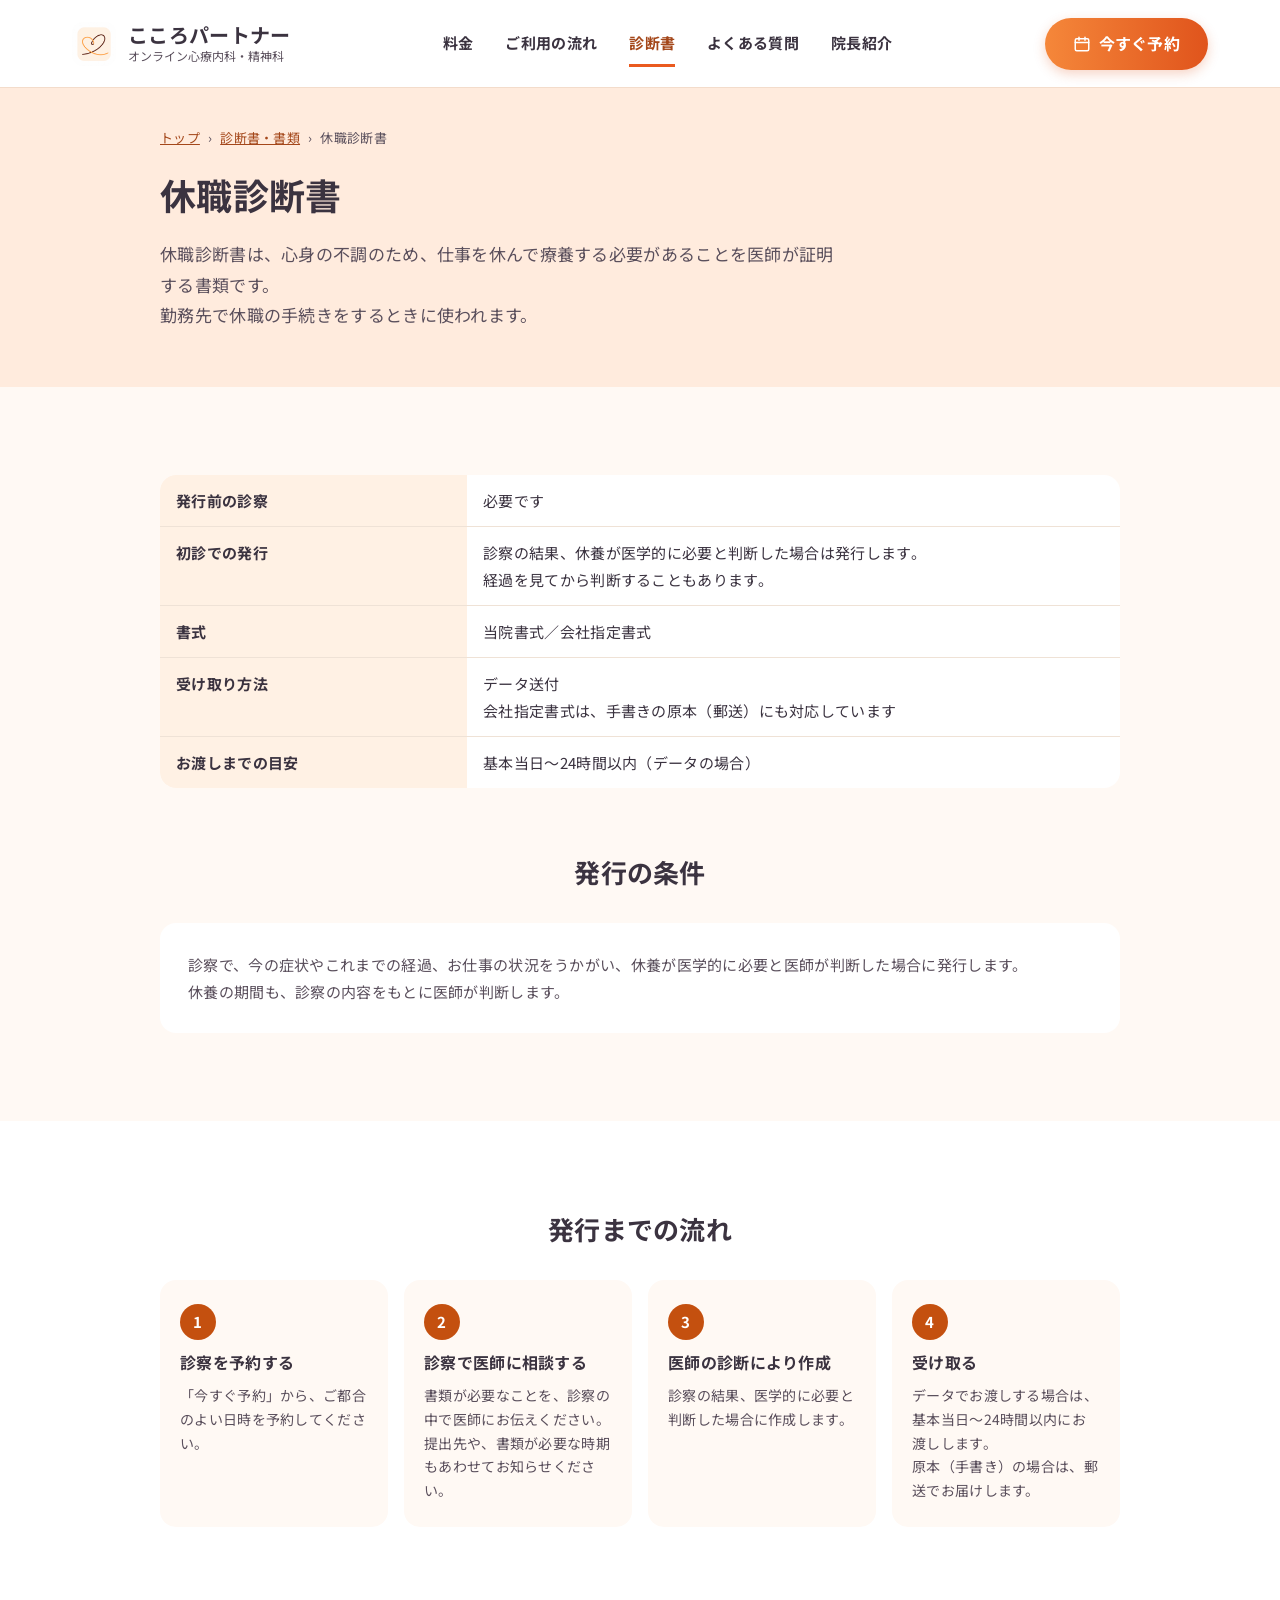
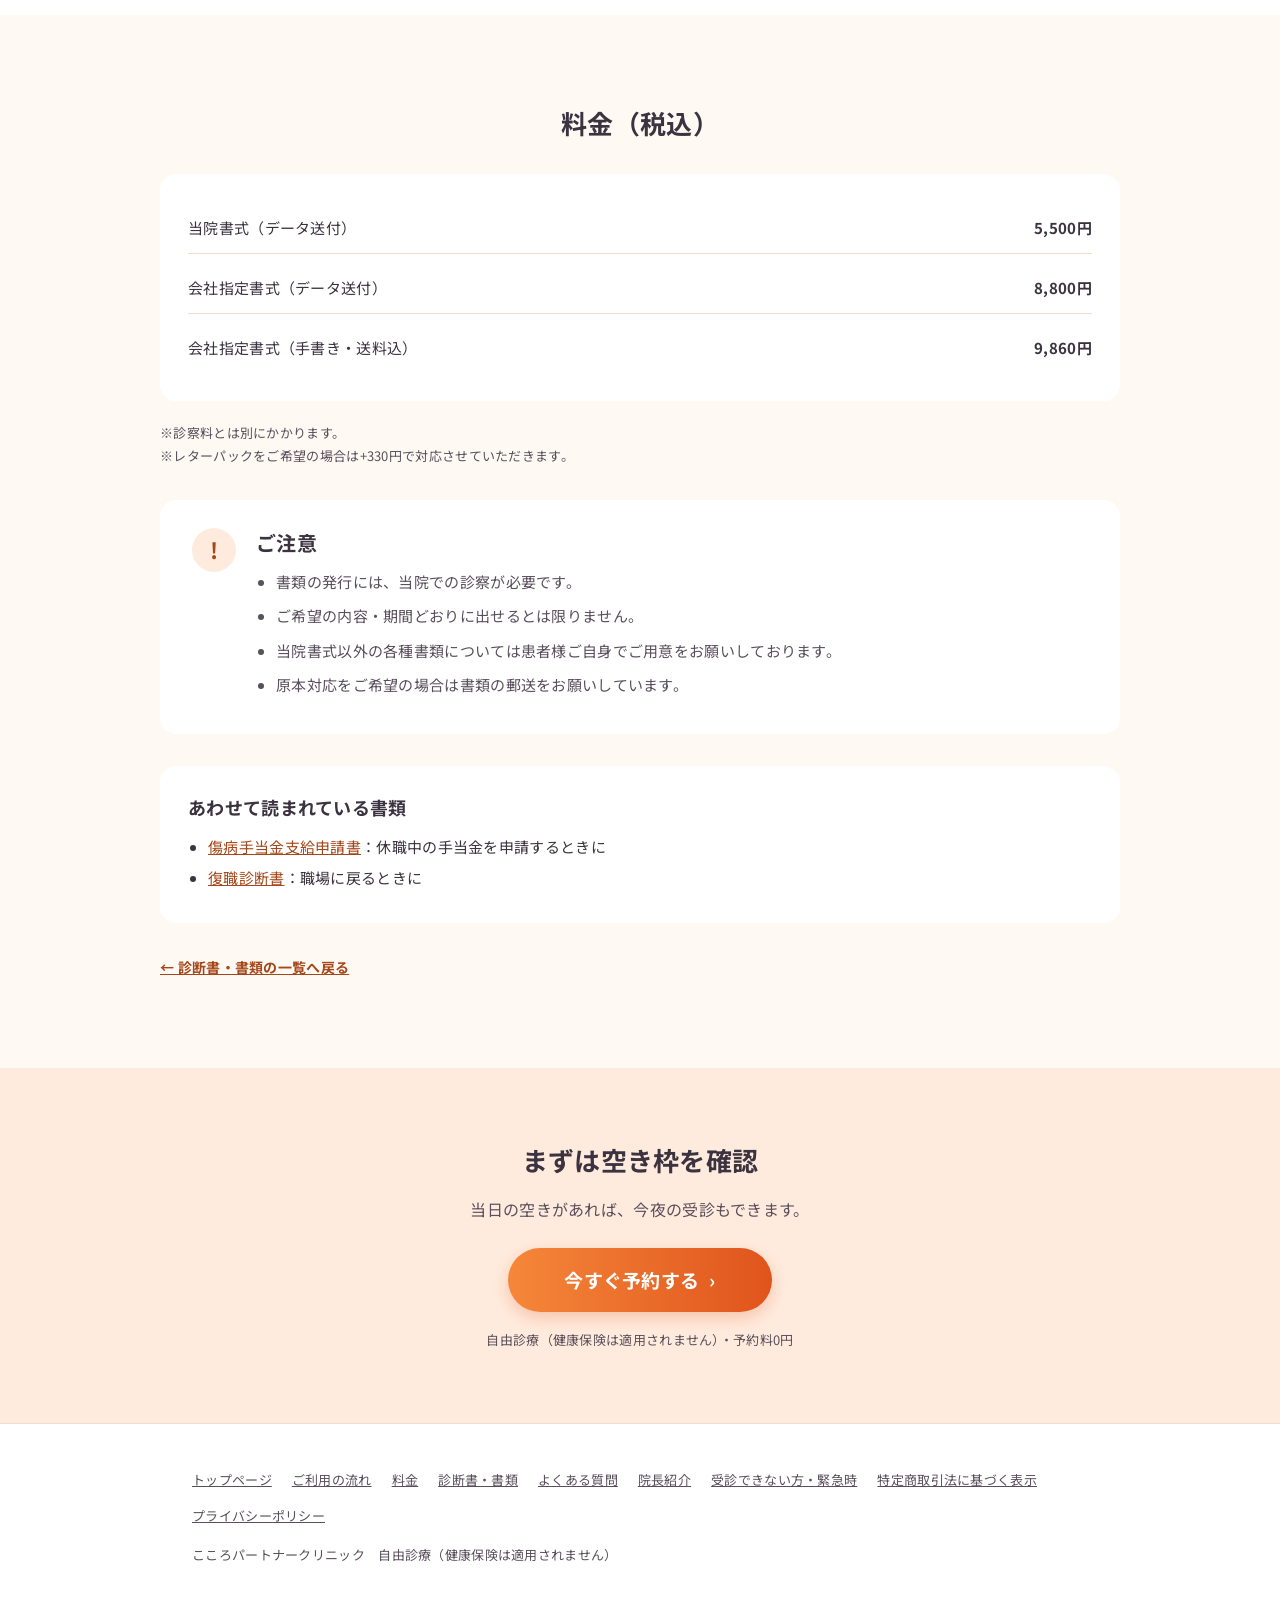
<file: documents-leave.html>
<!doctype html>
<html lang="ja">
<head>
<meta charset="utf-8">
<meta name="viewport" content="width=device-width, initial-scale=1">
<title>休職診断書｜オンライン心療内科・精神科｜こころパートナークリニック</title>
<meta name="description" content="こころパートナークリニックの休職診断書のご案内です。発行の条件、発行までの流れ、料金、受け取り方法をご説明します。初診でも、医学的に必要と判断した場合は発行します。">
<link rel="canonical" href="https://kokoro-partner.jp/documents-leave.html">

<!-- OGP -->
<meta property="og:type" content="website">
<meta property="og:url" content="https://kokoro-partner.jp/documents-leave.html">
<meta property="og:title" content="休職診断書｜オンライン心療内科・精神科｜こころパートナークリニック">
<meta property="og:description" content="こころパートナークリニックの休職診断書のご案内です。発行の条件、発行までの流れ、料金、受け取り方法をご説明します。初診でも、医学的に必要と判断した場合は発行します。">
<meta property="og:site_name" content="こころパートナークリニック">
<meta property="og:locale" content="ja_JP">
<meta property="og:image" content="https://kokoro-partner.jp/images/ogp.jpg">
<meta property="og:image:width" content="1200">
<meta property="og:image:height" content="630">
<meta property="og:image:alt" content="しんどい夜に、スマホで話せる心のクリニック。こころパートナークリニック 院長 竹田美香医師">
<meta name="twitter:card" content="summary_large_image">
<link rel="icon" href="images/favicon.png" sizes="any">
<link rel="apple-touch-icon" href="images/apple-touch-icon.png">
<link rel="preconnect" href="https://fonts.googleapis.com">
<link rel="preconnect" href="https://fonts.gstatic.com" crossorigin>
<link rel="preload" as="style" href="https://fonts.googleapis.com/css2?family=Noto+Sans+JP:wght@400;500;700&amp;display=swap">
<link rel="stylesheet" href="https://fonts.googleapis.com/css2?family=Noto+Sans+JP:wght@400;500;700&amp;display=swap" media="print" onload="this.media='all'">
<noscript><link rel="stylesheet" href="https://fonts.googleapis.com/css2?family=Noto+Sans+JP:wght@400;500;700&amp;display=swap"></noscript>
<link rel="stylesheet" href="site.css">
<style>
*{box-sizing:border-box}
body{margin:0;background:var(--c-bg);color:var(--c-ink);line-height:1.8;font-size:15px;font-weight:400;letter-spacing:.02em;font-family:var(--font)}
h1,h2,h3{font-weight:700;color:var(--c-ink)}
a{color:var(--c-accent)}
a:hover{color:#7A3210}
.wrap{max-width:var(--w-content);margin:0 auto;padding:0 32px}
h2{font-size:26px;line-height:1.5}
h3{font-size:18px;line-height:1.5}
p,li{color:var(--c-text)}
ul,ol{padding-left:22px}
li{margin-bottom:6px}
.note{font-size:13px;color:var(--c-text)}
@media(max-width:767px){
  .wrap{padding:0 20px}
  h2{font-size:22px}
  h3{font-size:17px}
}
/* 項目名｜内容 の表（書類の概要など） */
.spec{width:100%;max-width:760px;border-collapse:collapse;font-size:15px;margin:16px 0;background:#fff;border-radius:16px;overflow:hidden}
.spec th,.spec td{border-bottom:1px solid #EFE2D6;padding:12px 16px;text-align:left;vertical-align:top}
.spec th{background:#FFF1E4;color:#3B3340;width:32%;white-space:nowrap}
.spec tr:last-child th,.spec tr:last-child td{border-bottom:none}
footer{background:#fff;border-top:1px solid var(--c-line);padding:40px 0;font-size:13px;color:var(--c-text)}
.ft-links{display:flex;flex-wrap:wrap;gap:4px 20px}
.ft-links a{color:var(--c-text);display:inline-block;padding:4px 0}
@media(max-width:640px){
  .spec th,.spec td{display:block;width:100%;white-space:normal}
  .spec th{border-bottom:none;padding-bottom:6px}
  .spec tr:last-child th{border-bottom:none}
}
/* ===== 新しいレイアウト（UI改善 2026-11）：セクション・カード ===== */
.sec{padding:88px 32px}
.sec--white{background:#fff}
.sec--flush{padding-top:0}
.sec__in{max-width:var(--w-content);margin:0 auto;display:flex;flex-direction:column;gap:32px}
.sec-head{text-align:center;display:flex;flex-direction:column;gap:8px;align-items:center}
.sec-head h2{margin:0}
.sec-head p{margin:0}
.sec h3{margin:0}
.sec ul,.sec ol,.sec dl{margin:0}
.ico{display:flex;align-items:center;justify-content:center;flex:0 0 auto;border-radius:999px;background:var(--c-peach)}
.hero-alert{margin:0;font-size:14px;color:var(--c-text)}
.hero-alert a{font-weight:700}
/* ステップの一覧 */
.ov{list-style:none;padding:0;display:grid;grid-template-columns:repeat(auto-fit,minmax(150px,1fr));gap:16px;counter-reset:ov}
.ov li{margin:0;background:#fff;border-radius:16px;padding:24px 16px;display:flex;flex-direction:column;align-items:center;gap:10px;text-align:center;counter-increment:ov}
.ov__step{font-size:12px;font-weight:700;color:var(--c-accent)}
.ov .ico{width:56px;height:56px}
.ov__name{font-size:16px;font-weight:700;color:var(--c-ink);line-height:1.5}
.ov__sub{font-size:13px;line-height:1.6;color:var(--c-text)}
/* ステップの詳細（写真つきの横長カード） */
.steps-detail{display:flex;flex-direction:column;gap:24px;margin-top:16px}
.step-card{background:#fff;border-radius:20px;padding:32px;display:grid;grid-template-columns:240px 1fr;
  grid-template-areas:"photo head" "photo body";grid-template-rows:auto 1fr;gap:14px 32px;align-items:start}
.step-card__photo{grid-area:photo;width:240px;height:180px;object-fit:cover;border-radius:14px;background:var(--c-photo);display:block}
.step-card__head{grid-area:head;display:flex;flex-direction:column;gap:14px}
.step-card__body{grid-area:body;display:flex;flex-direction:column;gap:14px;min-width:0}
.badges{display:flex;align-items:center;gap:10px;flex-wrap:wrap}
.badge{background:var(--c-orange-deep);color:#fff;font-size:13px;font-weight:700;border-radius:6px;padding:4px 10px;line-height:1.5}
.tag{background:var(--c-peach);color:var(--c-accent);font-size:12px;font-weight:700;border-radius:999px;padding:4px 10px;line-height:1.5}
.step-card h3{font-size:20px}
.step-card ul{padding-left:20px}
.step-card li{margin-bottom:4px}
.step-card strong{color:var(--c-ink)}
.link-more{font-size:14px;font-weight:700}
/* 開閉する補足 */
.more-info{border-top:1px solid var(--c-line);padding-top:4px}
.more-info summary{display:flex;align-items:center;gap:6px;min-height:44px;font-size:14px;font-weight:700;color:var(--c-accent)}
.more-info summary svg{flex:0 0 auto;transition:transform .2s}
.more-info[open] summary svg{transform:rotate(180deg)}
.more-info p{margin:4px 0 8px;font-size:14px;line-height:1.8}
/* アイコンつきのタイル */
.tiles{list-style:none;padding:0;display:grid;grid-template-columns:repeat(auto-fit,minmax(170px,1fr));gap:16px}
.tiles li{margin:0;background:var(--c-bg);border-radius:16px;padding:24px 16px;display:flex;flex-direction:column;align-items:center;gap:12px;text-align:center}
.tiles b{font-size:15px;line-height:1.5;color:var(--c-ink)}
.tiles span{font-size:13px;line-height:1.6;color:var(--c-text)}
/* 緊急時 */
.alert-119{background:var(--c-alert-bg);border:2px solid var(--c-alert);border-radius:16px;padding:24px 28px;display:flex;gap:20px;align-items:center}
.alert-119__badge{flex:0 0 auto;width:64px;height:64px;border-radius:999px;background:var(--c-alert);color:#fff;display:flex;align-items:center;justify-content:center;font-size:20px;font-weight:700}
.alert-119 h3{font-size:18px;color:var(--c-alert-text);margin:0 0 6px}
.alert-119 h3 a{color:var(--c-alert-text)}
.alert-119 p{margin:0;font-size:14px;line-height:1.8}
.grid-2{display:grid;grid-template-columns:repeat(auto-fit,minmax(300px,1fr));gap:20px}
.card{background:#fff;border-radius:16px;padding:28px;display:flex;flex-direction:column;gap:12px;min-width:0}
.card > p{margin:0;font-size:14px;line-height:1.7}
.card ul{padding-left:20px}
.card li{color:var(--c-ink);margin-bottom:2px}
.tel-list > div{display:flex;justify-content:space-between;align-items:center;gap:12px;padding:6px 0;border-bottom:1px solid var(--c-line)}
.tel-list > div:last-child{border-bottom:0}
.tel-list dt{font-size:14px;line-height:1.6}
.tel-list dt small{display:block;font-size:12px;color:var(--c-text)}
.tel-list dd{margin:0;font-size:15px;font-weight:700;white-space:nowrap}
.tel-list dd a{display:inline-block;padding:8px 0}
/* ほかのページへのリンクカード */
.link-card{box-sizing:border-box;width:100%;max-width:var(--w-content);margin:0 auto;background:#fff;border:1px solid var(--c-line);border-radius:16px;
  padding:24px 28px;display:flex;align-items:center;gap:16px;text-decoration:none;color:var(--c-ink)}
.link-card:hover{border-color:#FFD0AE;color:var(--c-ink)}
.link-card__q{width:44px;height:44px;border-radius:999px;background:var(--c-peach);color:var(--c-accent);font-weight:700;font-size:18px;
  display:flex;align-items:center;justify-content:center;flex:0 0 auto}
.link-card__text{display:flex;flex-direction:column;gap:4px;flex:1}
.link-card__text b{font-size:17px}
.link-card__text span{font-size:14px;color:var(--c-text)}
.link-card__arrow{font-size:22px;color:var(--c-accent)}
@media (max-width:767px){
  .sec{padding:48px 20px}
  .sec--flush{padding-top:0}
  .sec__in{gap:20px}
  .ov{display:block;background:#fff;border-radius:16px}
  .ov li{flex-direction:row;padding:12px 16px;gap:12px;text-align:left;border-bottom:1px solid var(--c-line);border-radius:0;background:none}
  .ov li:last-child{border-bottom:0}
  .ov__step,.ov .ico{display:none}
  .ov li::before{content:counter(ov);flex:0 0 28px;height:28px;border-radius:999px;background:var(--c-orange-deep);color:#fff;
    font-size:13px;font-weight:700;display:flex;align-items:center;justify-content:center}
  .ov__name{flex:1;font-size:15px}
  .ov__sub{font-size:12px}
  .steps-detail{gap:14px;margin-top:8px}
  .step-card{padding:18px;border-radius:16px;grid-template-columns:72px 1fr;grid-template-areas:"photo head" "body body";
    grid-template-rows:auto auto;gap:12px;align-items:center}
  .step-card__photo{width:72px;height:72px;border-radius:12px}
  .step-card__head{gap:4px}
  .step-card__body{gap:8px}
  .badges{gap:6px}
  .badge,.tag{font-size:11px;padding:2px 8px}
  .step-card h3{font-size:17px}
  .step-card ul{font-size:14px;line-height:1.75;padding-left:18px}
  .tiles{grid-template-columns:1fr;gap:8px}
  .tiles li{display:grid;grid-template-columns:32px 1fr;column-gap:14px;row-gap:2px;align-items:center;text-align:left;padding:14px 16px}
  .tiles li svg{grid-row:span 2}
  .alert-119{padding:16px;gap:14px;align-items:flex-start}
  .alert-119__badge{width:48px;height:48px;font-size:16px}
  .alert-119 h3{font-size:16px}
  .card{padding:20px}
  .link-card{padding:18px 20px}
}
/* 料金：見出し帯の料金タイル */
.price-tiles{list-style:none;margin:8px 0 0;padding:0;display:grid;grid-template-columns:repeat(auto-fit,minmax(200px,1fr));gap:16px}
.price-tiles li{margin:0;background:#fff;border:2px solid transparent;border-radius:16px;padding:22px;display:flex;flex-direction:column;gap:6px}
.price-tiles li.is-main{border-color:var(--c-orange)}
.price-tiles__label{font-size:14px;font-weight:700;color:var(--c-text)}
.price-tiles li.is-main .price-tiles__label{color:var(--c-accent)}
.price-tiles__num{font-size:34px;font-weight:700;line-height:1.2;color:var(--c-ink)}
.price-tiles__num small{font-size:16px}
.price-tiles__num--text{font-size:26px;line-height:1.5}
.price-tiles__sub{font-size:12px;color:var(--c-text)}
/* 料金の行（項目名と金額の左右配置） */
.grid-2--wide{grid-template-columns:repeat(auto-fit,minmax(320px,1fr))}
.fee-card{gap:8px}
.fee-card h3{margin:0 0 4px}
.fee-row{display:flex;justify-content:space-between;align-items:baseline;gap:12px;padding:12px 0;border-bottom:1px solid var(--c-line);font-size:15px;color:var(--c-ink)}
.fee-row:last-child{border-bottom:0}
.fee-row b{white-space:nowrap}
.more-info--box{background:#fff;border-top:0;border-radius:12px;padding:4px 20px}
.more-info--box summary{min-height:48px}
.more-info--box ul{margin:0 0 16px;padding-left:0;list-style:none;font-size:14px;line-height:1.8}
.more-info--box li{padding-left:1em;text-indent:-1em}
.link-more--center{align-self:center}
/* アイコンつきの情報カード */
.info-cards{list-style:none;padding:0;display:grid;grid-template-columns:repeat(auto-fit,minmax(210px,1fr));gap:16px}
.info-cards li{margin:0;background:var(--c-bg);border-radius:16px;padding:24px;display:flex;flex-direction:column;gap:10px}
.info-cards b{font-size:16px;color:var(--c-ink)}
.info-cards span{font-size:14px;line-height:1.7;color:var(--c-text)}
.note--center{margin:0;text-align:center;line-height:1.8}
.contact-strip{background:var(--c-bg);border-radius:12px;padding:18px 24px;display:flex;justify-content:center;flex-wrap:wrap;gap:8px 24px;font-size:14px;color:var(--c-text)}
.contact-strip b{color:var(--c-ink)}
.contact-strip a{overflow-wrap:anywhere}
@media (max-width:767px){
  .price-tiles{grid-template-columns:1fr 1fr;gap:10px}
  .price-tiles li{padding:14px}
  .price-tiles__label{font-size:12px}
  .price-tiles__num{font-size:28px}
  .price-tiles__num--text{font-size:22px;line-height:1.45}
  .price-tiles__sub{font-size:11px}
  .grid-2--wide{grid-template-columns:1fr}
  .fee-row{font-size:14px}
  .info-cards{grid-template-columns:1fr;gap:10px}
  .info-cards li{display:grid;grid-template-columns:32px 1fr;column-gap:14px;row-gap:4px;padding:16px}
  .info-cards li svg{grid-row:span 2}
  .contact-strip{flex-direction:column;align-items:center;text-align:center;gap:4px}
}
/* 診断書：書類カード（カード全体がリンク） */
.doc-cards{display:grid;grid-template-columns:repeat(auto-fit,minmax(280px,1fr));gap:16px}
.doc-card{background:#fff;border:1px solid var(--c-line);border-radius:16px;padding:24px;display:flex;flex-direction:column;gap:10px;text-decoration:none;color:var(--c-ink)}
.doc-card:hover{border-color:#FFD0AE;color:var(--c-ink)}
.doc-card__ico{width:48px;height:48px;border-radius:12px;background:var(--c-peach);display:flex;align-items:center;justify-content:center}
.doc-card__name{font-size:18px;font-weight:700;line-height:1.5}
.doc-card__desc{flex:1;font-size:14px;line-height:1.7;color:var(--c-text)}
.doc-card__foot{display:flex;justify-content:space-between;align-items:center;gap:12px;margin-top:4px;font-size:14px;font-weight:700}
.doc-card__more{margin-left:auto;color:var(--c-accent)}
/* 番号つきの手順カード（発行までの流れ） */
.num-steps{list-style:none;padding:0;display:grid;grid-template-columns:repeat(auto-fit,minmax(200px,1fr));gap:16px;counter-reset:ns}
.num-steps li{margin:0;background:var(--c-bg);border-radius:16px;padding:24px 20px;display:flex;flex-direction:column;gap:10px;counter-increment:ns}
.num-steps li::before{content:counter(ns);width:36px;height:36px;border-radius:999px;background:var(--c-orange-deep);color:#fff;font-weight:700;
  display:flex;align-items:center;justify-content:center}
.num-steps b{font-size:16px;line-height:1.5;color:var(--c-ink)}
.num-steps span{font-size:14px;line-height:1.7;color:var(--c-text)}
/* ご注意（畳まない） */
.notice-card{background:#fff;border-radius:16px;padding:28px 32px;display:flex;gap:20px}
.notice-card__ico{flex:0 0 auto;width:44px;height:44px;border-radius:999px;background:var(--c-peach);color:var(--c-accent);font-size:22px;font-weight:700;
  display:flex;align-items:center;justify-content:center}
.notice-card > div{flex:1;display:flex;flex-direction:column;gap:10px;min-width:0}
.notice-card h2{margin:0;font-size:20px}
.notice-card ul{padding-left:20px;line-height:1.9}
/* 書類の詳細ページ */
.sec .spec{max-width:none;margin:0}
.prose-card p{margin:0;font-size:15px;line-height:1.8}
.prose-card p + p{margin-top:12px}
.prose-card ul{padding-left:20px}
.prose-card li{color:var(--c-ink)}
.related ul{padding-left:20px}
.related li{margin-bottom:4px}
.sec__in > .note{margin:-12px 0 0}
.sec__in > .sec-head:not(:first-child){margin-top:32px}
@media (max-width:767px){
  .doc-cards{grid-template-columns:1fr;gap:12px}
  .doc-card{padding:20px}
  .num-steps{grid-template-columns:1fr;gap:10px}
  .num-steps li{display:grid;grid-template-columns:32px 1fr;column-gap:14px;row-gap:2px;padding:16px}
  .num-steps li::before{width:32px;height:32px;grid-row:span 2}
  .notice-card{position:relative;padding:20px}
  .notice-card__ico{position:absolute;top:18px;left:20px;width:32px;height:32px;font-size:17px}
  .notice-card h2{font-size:18px;min-height:32px;display:flex;align-items:center;padding-left:44px}
  .sec__in > .note{margin-top:-8px}
}
/* よくある質問 */
.faq-cats{display:grid;grid-template-columns:repeat(auto-fit,minmax(160px,1fr));gap:12px;margin-top:8px}
.faq-cats a{background:#fff;border-radius:14px;padding:18px 12px;display:flex;flex-direction:column;align-items:center;gap:8px;
  text-decoration:none;color:var(--c-ink);font-size:14px;font-weight:700;text-align:center;border:1px solid transparent}
.faq-cats a:hover{border-color:#FFD0AE;color:var(--c-ink)}
.sec--faq{padding-top:64px}
.faq-wrap{max-width:820px;gap:56px}
.faq-cat{display:flex;flex-direction:column;gap:12px}
.faq-cat h2{margin:0 0 4px;font-size:24px;display:flex;align-items:center;gap:10px}
.faq-cat h2::before{content:"";flex:0 0 6px;height:24px;border-radius:3px;background:var(--c-orange)}
.faq-item{background:#fff;border-radius:14px;padding:0 24px}
.faq-item summary{min-height:64px;display:flex;align-items:center;gap:14px;font-size:16px;font-weight:700;color:var(--c-ink);padding:10px 0}
.faq-item__q{flex:0 0 auto;width:30px;height:30px;border-radius:999px;background:var(--c-orange-deep);color:#fff;font-size:14px;
  display:flex;align-items:center;justify-content:center}
.faq-item__text{flex:1;line-height:1.6}
.faq-item__pm{flex:0 0 auto;color:var(--c-accent);font-size:18px}
.faq-item__pm::after{content:"＋"}
.faq-item[open] .faq-item__pm::after{content:"－"}
.faq-item__a{padding:0 0 20px 44px}
.faq-item__a p{margin:0;font-size:15px;line-height:1.8}
.faq-cat__more{margin:0;align-self:flex-end;font-size:14px;font-weight:700}
.faq-contact{background:#fff;border:1px solid var(--c-line);border-radius:16px;padding:24px 28px;display:flex;flex-direction:column;gap:6px;align-items:center;text-align:center}
.faq-contact b{font-size:16px;color:var(--c-ink)}
.faq-contact span{font-size:14px;line-height:1.8;color:var(--c-text)}
.faq-contact a{overflow-wrap:anywhere}
@media (max-width:767px){
  .faq-cats{grid-template-columns:1fr 1fr;gap:8px}
  .faq-cats a{flex-direction:row;justify-content:flex-start;min-height:48px;padding:10px 12px;font-size:13px;gap:8px;text-align:left}
  .faq-cats svg{flex:0 0 22px;width:22px;height:22px}
  .sec--faq{padding-top:40px}
  .faq-wrap{gap:40px}
  .faq-cat h2{font-size:20px}
  .faq-cat h2::before{height:20px}
  .faq-item{padding:0 16px}
  .faq-item summary{min-height:56px;gap:10px;font-size:15px}
  .faq-item__q{width:26px;height:26px;font-size:13px}
  .faq-item__a{padding:0 0 16px 36px}
  .faq-item__a p{font-size:14px}
  .faq-contact{padding:20px}
}
/* 院長紹介 */
.page-hero--profile{padding-bottom:64px}
.page-hero--profile .page-hero__in{gap:28px}
.profile{display:flex;align-items:center;gap:48px}
.profile__photo{flex:0 0 280px;width:280px;height:280px;border-radius:999px;border:8px solid #fff;object-fit:cover;object-position:50% 20%;background:var(--c-photo);display:block}
.profile__text{flex:1;display:flex;flex-direction:column;gap:14px;min-width:0}
.profile h1{margin:0;font-size:36px;line-height:1.3}
.profile h1 span{font-size:18px;font-weight:500}
.profile__meta{margin:0;font-size:14px;color:var(--c-text)}
.chips--sm{gap:8px}
.chips--sm li{padding:8px 14px;font-size:13px}
.msg-wrap{max-width:820px;gap:24px}
.msg-card{background:#fff;border-radius:20px;padding:44px 48px;display:flex;flex-direction:column;gap:18px}
.msg-card p{margin:0;font-size:16px;line-height:2}
.msg-card .msg-card__first{font-size:18px;font-weight:500;color:var(--c-ink)}
.msg-card .msg-card__sign{margin-top:8px;font-size:15px;font-weight:700;text-align:right;color:var(--c-ink)}
.career{flex-direction:row;flex-wrap:wrap;gap:56px}
.career__text{flex:1 1 380px;display:flex;flex-direction:column;gap:16px}
.career__text h2{margin:0}
.career__text p{margin:0;line-height:1.9}
.career__box{background:var(--c-bg);border-radius:14px;padding:20px;display:flex;flex-direction:column;gap:8px;margin-top:8px}
.career__box b{font-size:14px;color:var(--c-ink)}
.career__box span{font-size:14px;line-height:1.8;color:var(--c-text)}
.timeline{flex:1 1 380px;list-style:none;margin:0;padding:0 0 0 24px;border-left:2px solid var(--c-line);display:flex;flex-direction:column;gap:22px}
.timeline li{position:relative;margin:0;display:flex;flex-direction:column;gap:2px;font-size:15px;color:var(--c-ink)}
.timeline li::before{content:"";position:absolute;left:-32px;top:6px;width:14px;height:14px;border-radius:999px;background:#fff;border:3px solid var(--c-orange);box-sizing:border-box}
.timeline li.is-now{font-weight:700}
.timeline li.is-now::before{background:var(--c-orange)}
.timeline span{font-size:14px;font-weight:700;color:var(--c-accent)}
@media (max-width:767px){
  .page-hero--profile{padding-bottom:36px}
  .page-hero--profile .page-hero__in{gap:20px}
  .profile{flex-direction:column;gap:20px;text-align:center}
  .profile__photo{flex:none;width:200px;height:200px;border-width:6px}
  .profile__text{align-items:center;gap:10px}
  .profile h1{font-size:28px}
  .profile .chips{justify-content:center}
  .msg-card{padding:28px 22px;gap:14px}
  .msg-card p{font-size:15px;line-height:1.9}
  .msg-card .msg-card__first{font-size:17px}
  .msg-card svg{width:32px;height:32px}
  .career{gap:36px}
  .career__text,.timeline{flex-basis:100%}
}
/* 未確定の情報（公開前に必ず埋めるか削除する） */
.todo{background:#FFF3B0;color:#6B4E00;font-weight:700;padding:0 4px;border-radius:4px}
</style>

<script type="application/ld+json">
{
  "@context": "https://schema.org",
  "@graph": [
    {
      "@type": "WebPage",
      "@id": "https://kokoro-partner.jp/documents-leave.html",
      "url": "https://kokoro-partner.jp/documents-leave.html",
      "name": "休職診断書｜オンライン心療内科・精神科｜こころパートナークリニック",
      "description": "こころパートナークリニックの休職診断書のご案内です。発行の条件、発行までの流れ、料金、受け取り方法をご説明します。初診でも、医学的に必要と判断した場合は発行します。",
      "inLanguage": "ja",
      "isPartOf": {
        "@id": "https://kokoro-partner.jp/#website"
      },
      "about": {
        "@id": "https://kokoro-partner.jp/#clinic"
      },
      "breadcrumb": {
        "@id": "https://kokoro-partner.jp/documents-leave.html#breadcrumb"
      }
    },
    {
      "@type": "BreadcrumbList",
      "@id": "https://kokoro-partner.jp/documents-leave.html#breadcrumb",
      "itemListElement": [
        {
          "@type": "ListItem",
          "position": 1,
          "name": "こころパートナークリニック",
          "item": "https://kokoro-partner.jp/"
        },
        {
          "@type": "ListItem",
          "position": 2,
          "name": "診断書・書類",
          "item": "https://kokoro-partner.jp/documents.html"
        },
        {
          "@type": "ListItem",
          "position": 3,
          "name": "休職診断書"
        }
      ]
    }
  ]
}
</script>
<!-- Google tag (gtag.js) -->
<script async src="https://www.googletagmanager.com/gtag/js?id=G-E3QCNF71B0"></script>
<script>
  window.dataLayer = window.dataLayer || [];
  function gtag(){dataLayer.push(arguments);}
  gtag('js', new Date());
  gtag('config', 'G-E3QCNF71B0');
</script>
</head>

<body class="has-reserve-bar">

<!--SITE-HEADER-->
<header class="site-header">
  <div class="site-header__in">
    <a class="site-logo" href="index.html">
      <img src="images/kokoropartner_logo.png" alt="" width="44" height="44">
      <span class="site-logo__text"><span class="site-logo__name">こころパートナー</span><span class="site-logo__sub">オンライン心療内科・精神科</span></span>
    </a>
    <nav class="site-nav" aria-label="メインメニュー">
      <a href="price.html">料金</a>
      <a href="flow.html">ご利用の流れ</a>
      <a href="documents.html" aria-current="true">診断書</a>
      <a href="faq.html">よくある質問</a>
      <a href="doctor.html">院長紹介</a>
    </nav>
    <a class="btn-reserve site-header__cta" href="#" data-reserve><svg aria-hidden="true" width="18" height="18" viewBox="0 0 24 24" fill="none" stroke="currentColor" stroke-width="2" stroke-linecap="round" stroke-linejoin="round"><rect x="3" y="5" width="18" height="16" rx="2"></rect><path d="M16 3v4M8 3v4M3 10h18"></path></svg>今すぐ予約</a>
    <button class="menu-btn" type="button" aria-expanded="false" aria-controls="site-menu" aria-label="メニューを開く">
      <svg class="i-open" aria-hidden="true" width="22" height="22" viewBox="0 0 24 24" fill="none" stroke="currentColor" stroke-width="2.2" stroke-linecap="round"><path d="M4 7h16M4 12h16M4 17h16"></path></svg>
      <svg class="i-close" aria-hidden="true" width="22" height="22" viewBox="0 0 24 24" fill="none" stroke="currentColor" stroke-width="2.2" stroke-linecap="round"><path d="M6 6l12 12M18 6L6 18"></path></svg>
      <span>MENU</span>
    </button>
  </div>
  <nav class="site-menu" id="site-menu" aria-label="メニュー" hidden>
    <div class="site-menu__in">
      <a class="site-menu__link" href="price.html">料金<span aria-hidden="true">›</span></a>
      <a class="site-menu__link" href="flow.html">ご利用の流れ<span aria-hidden="true">›</span></a>
      <a class="site-menu__link" href="documents.html" aria-current="true">診断書・書類<span aria-hidden="true">›</span></a>
      <a class="site-menu__link" href="faq.html">よくある質問<span aria-hidden="true">›</span></a>
      <a class="site-menu__link" href="doctor.html">院長紹介<span aria-hidden="true">›</span></a>
      <a class="site-menu__link site-menu__alert" href="flow.html#emergency">受診できない方・緊急時<span aria-hidden="true">›</span></a>
      <a class="btn-reserve" href="#" data-reserve>今すぐ予約する</a>
      <p class="site-menu__note">平日 20:30〜22:00・自由診療</p>
    </div>
  </nav>
</header>
<!--/SITE-HEADER-->

<section class="page-hero">
  <div class="page-hero__in">
    <nav class="crumb" aria-label="パンくずリスト"><a href="index.html">トップ</a><span aria-hidden="true">›</span><a href="documents.html">診断書・書類</a><span aria-hidden="true">›</span><span aria-current="page">休職診断書</span></nav>
    <h1>休職診断書</h1>
<p class="lead">休職診断書は、心身の不調のため、仕事を休んで療養する必要があることを医師が証明する書類です。<br>
勤務先で休職の手続きをするときに使われます。</p>
  </div>
</section>

<main>

<section class="sec">
  <div class="sec__in">
    <table class="spec">
      <tr><th>発行前の診察</th><td>必要です</td></tr>
      <tr><th>初診での発行</th><td>診察の結果、休養が医学的に必要と判断した場合は発行します。<br>経過を見てから判断することもあります。</td></tr>
      <tr><th>書式</th><td>当院書式／会社指定書式</td></tr>
      <tr><th>受け取り方法</th><td>データ送付<br>会社指定書式は、手書きの原本（郵送）にも対応しています</td></tr>
      <tr><th>お渡しまでの目安</th><td>基本当日〜24時間以内（データの場合）</td></tr>
    </table>
    <div class="sec-head">
      <h2>発行の条件</h2>
    </div>
    <div class="card prose-card">
      <p>診察で、今の症状やこれまでの経過、お仕事の状況をうかがい、休養が医学的に必要と医師が判断した場合に発行します。<br>
      休養の期間も、診察の内容をもとに医師が判断します。</p>
    </div>
  </div>
</section>

<section class="sec sec--white">
  <div class="sec__in">
    <div class="sec-head">
      <h2>発行までの流れ</h2>
    </div>
    <ol class="num-steps">
      <li><b>診察を予約する</b><span>「今すぐ予約」から、ご都合のよい日時を予約してください。</span></li>
      <li><b>診察で医師に相談する</b><span>書類が必要なことを、診察の中で医師にお伝えください。<br>提出先や、書類が必要な時期もあわせてお知らせください。</span></li>
      <li><b>医師の診断により作成</b><span>診察の結果、医学的に必要と判断した場合に作成します。</span></li>
      <li><b>受け取る</b><span>データでお渡しする場合は、基本当日〜24時間以内にお渡しします。<br>原本（手書き）の場合は、郵送でお届けします。</span></li>
    </ol>
  </div>
</section>

<section class="sec">
  <div class="sec__in">
    <div class="sec-head">
      <h2>料金（税込）</h2>
    </div>
    <div class="card fee-card">
      <div class="fee-row"><span>当院書式（データ送付）</span><b>5,500円</b></div>
      <div class="fee-row"><span>会社指定書式（データ送付）</span><b>8,800円</b></div>
      <div class="fee-row"><span>会社指定書式（手書き・送料込）</span><b>9,860円</b></div>
    </div>
    <p class="note">※診察料とは別にかかります。<br>
    ※レターパックをご希望の場合は+330円で対応させていただきます。</p>
    <div class="notice-card">
  <span class="notice-card__ico" aria-hidden="true">!</span>
  <div>
    <h2>ご注意</h2>
    <ul>
      <li>書類の発行には、当院での診察が必要です。</li>
      <li>ご希望の内容・期間どおりに出せるとは限りません。</li>
      <li>当院書式以外の各種書類については患者様ご自身でご用意をお願いしております。</li>
      <li>原本対応をご希望の場合は書類の郵送をお願いしています。</li>
    </ul>
  </div>
</div>
    <div class="card related">
      <h3>あわせて読まれている書類</h3>
      <ul>
        <li><a href="documents-sickness.html">傷病手当金支給申請書</a>：休職中の手当金を申請するときに</li>
        <li><a href="documents-return.html">復職診断書</a>：職場に戻るときに</li>
      </ul>
    </div>
    <a class="link-more" href="documents.html">← 診断書・書類の一覧へ戻る</a>
  </div>
</section>

</main>

<section class="reserve-band">
  <div class="reserve-band__in">
    <h2>まずは空き枠を確認</h2>
    <p>当日の空きがあれば、今夜の受診もできます。</p>
    <a class="btn-reserve" href="#" data-reserve>今すぐ予約する<span aria-hidden="true">›</span></a>
    <small>自由診療（健康保険は適用されません）・予約料0円</small>
  </div>
</section>

<footer>
  <div class="wrap">
    <nav class="ft-links" aria-label="サイト内リンク">
      <a href="index.html">トップページ</a>
      <a href="flow.html">ご利用の流れ</a>
      <a href="price.html">料金</a>
      <a href="documents.html">診断書・書類</a>
      <a href="faq.html">よくある質問</a>
      <a href="doctor.html">院長紹介</a>
      <a href="flow.html#emergency">受診できない方・緊急時</a>
      <a href="tokushoho.html">特定商取引法に基づく表示</a>
      <a href="privacy.html">プライバシーポリシー</a>
    </nav>
    <div style="margin-top:12px">こころパートナークリニック　自由診療（健康保険は適用されません）</div>
  </div>
</footer>

<div class="reserve-bar">
  <a class="btn-reserve" href="#" data-reserve>今すぐ予約する</a>
  <small>初診 5,500円・自由診療（保険適用外）</small>
</div>

<script src="site.js"></script>
</body>
</html>
</file>
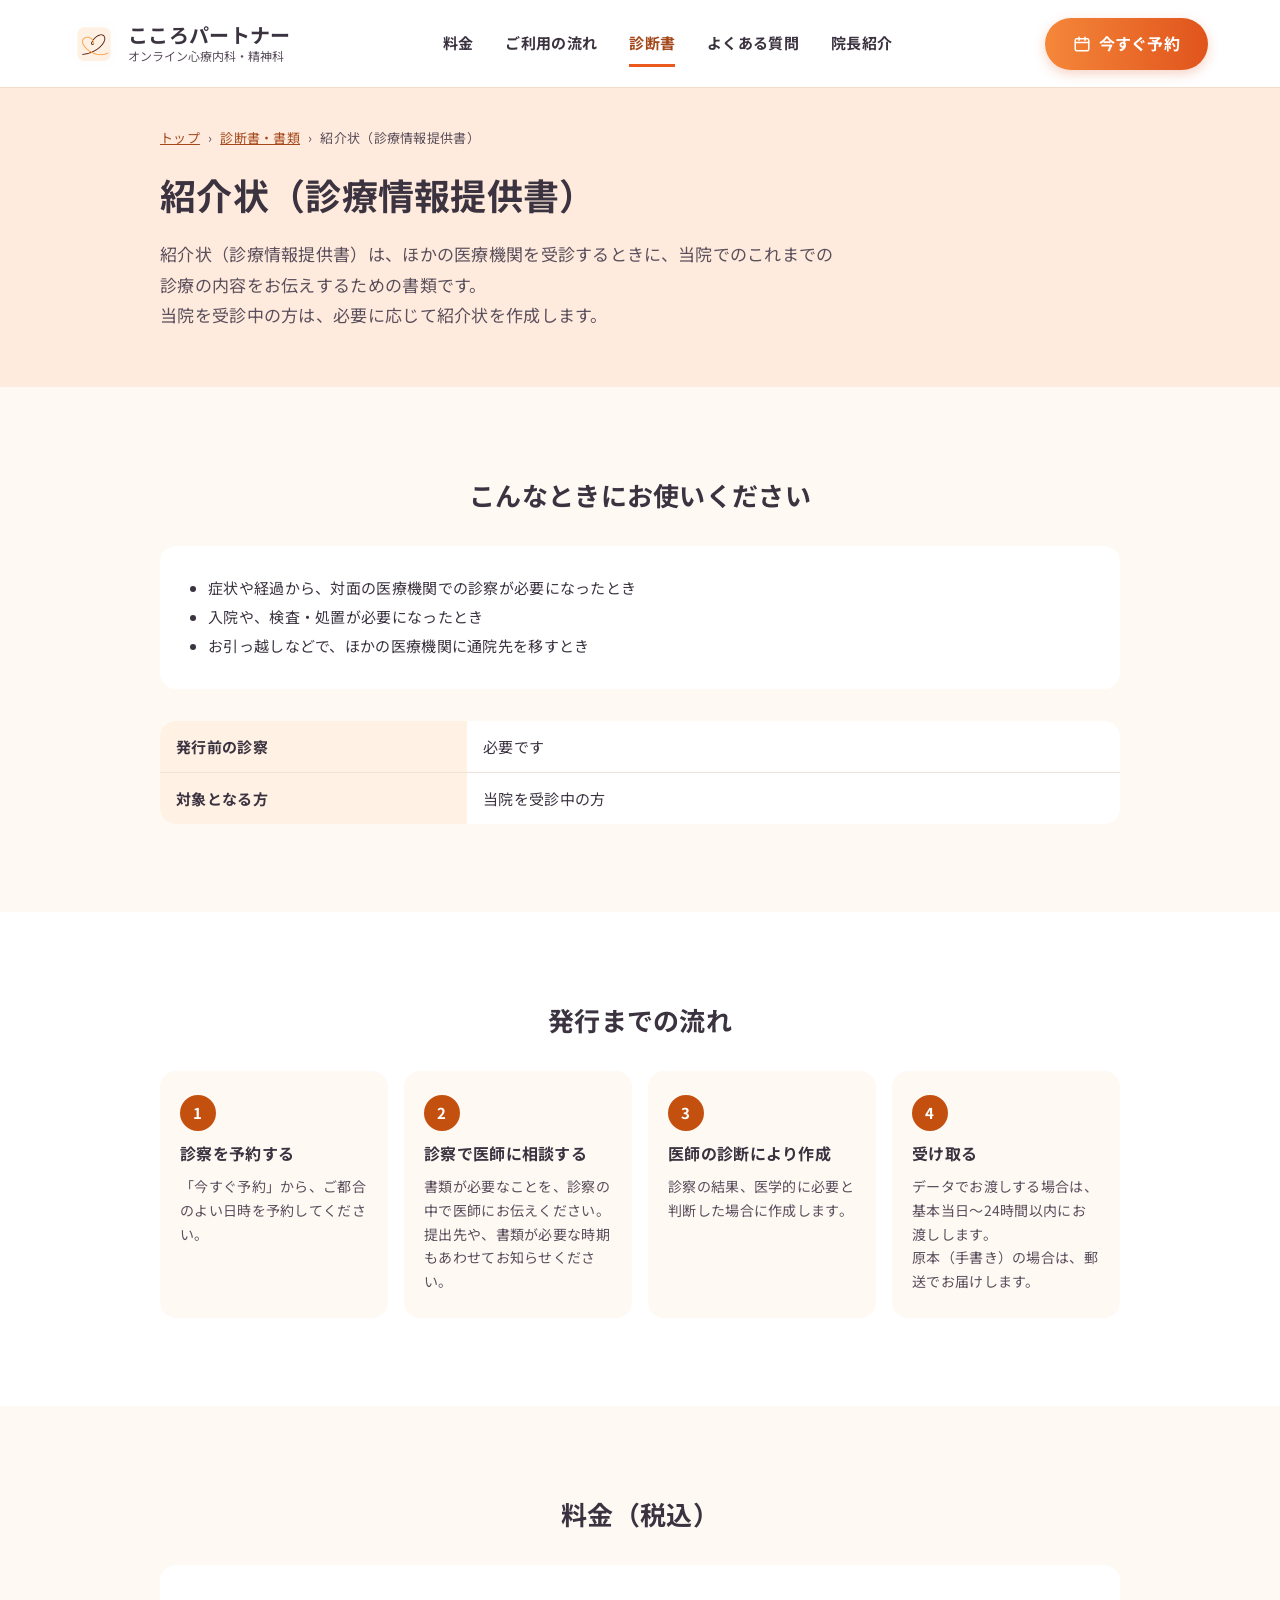
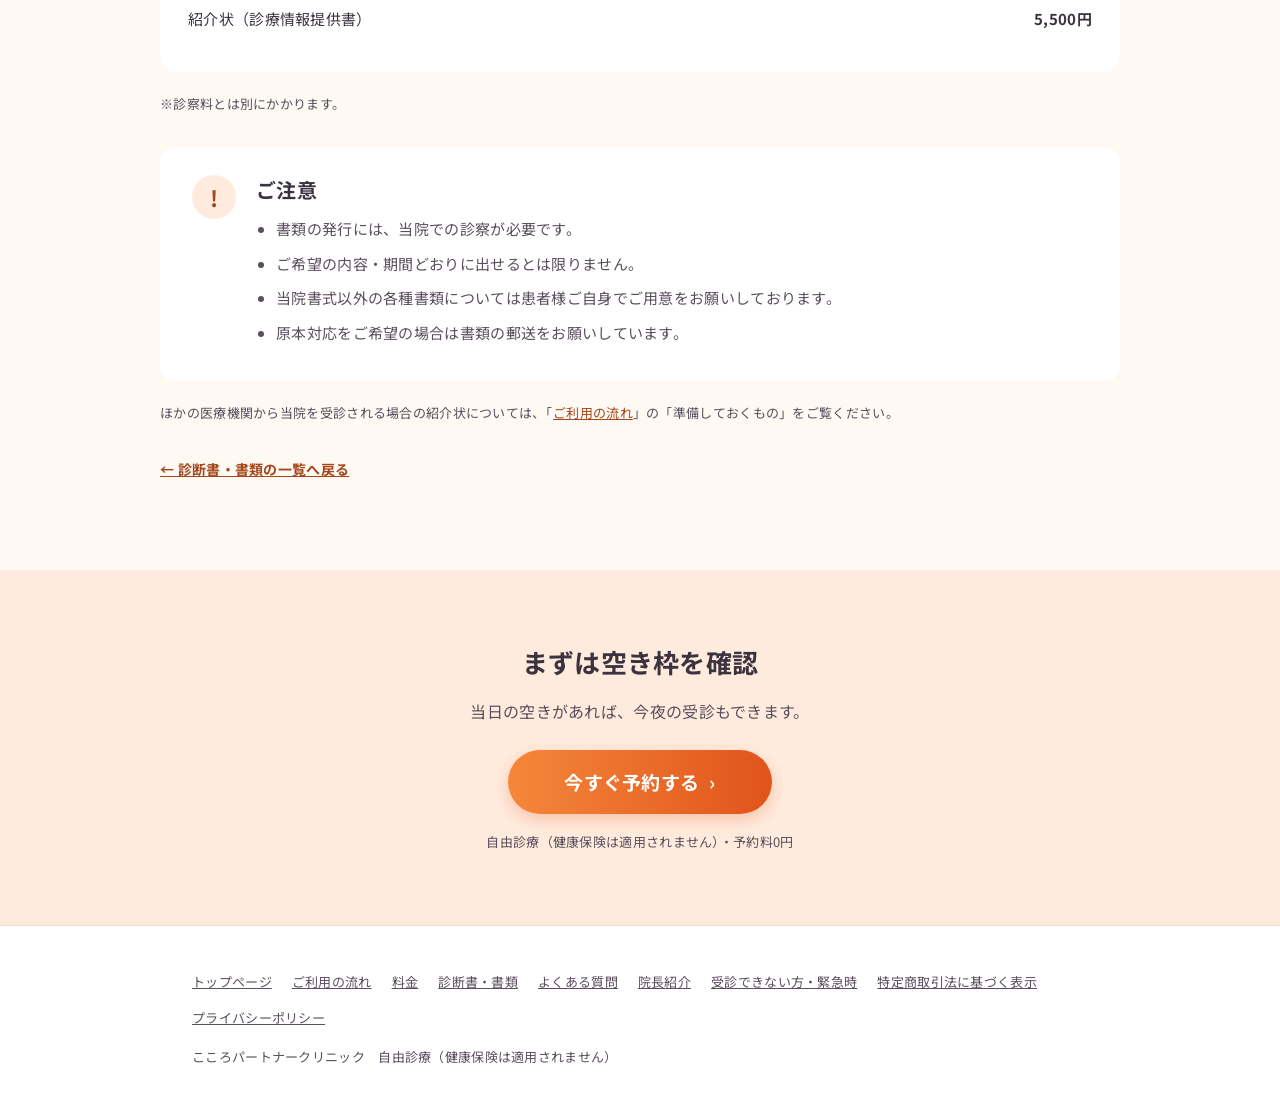
<file: documents-referral.html>
<!doctype html>
<html lang="ja">
<head>
<meta charset="utf-8">
<meta name="viewport" content="width=device-width, initial-scale=1">
<title>紹介状（診療情報提供書）｜オンライン心療内科・精神科｜こころパートナークリニック</title>
<meta name="description" content="こころパートナークリニックの紹介状（診療情報提供書）のご案内です。対面での診察が必要になったときや転院するときに、当院での診療の内容をほかの医療機関にお伝えします。">
<link rel="canonical" href="https://kokoro-partner.jp/documents-referral.html">

<!-- OGP -->
<meta property="og:type" content="website">
<meta property="og:url" content="https://kokoro-partner.jp/documents-referral.html">
<meta property="og:title" content="紹介状（診療情報提供書）｜オンライン心療内科・精神科｜こころパートナークリニック">
<meta property="og:description" content="こころパートナークリニックの紹介状（診療情報提供書）のご案内です。対面での診察が必要になったときや転院するときに、当院での診療の内容をほかの医療機関にお伝えします。">
<meta property="og:site_name" content="こころパートナークリニック">
<meta property="og:locale" content="ja_JP">
<meta property="og:image" content="https://kokoro-partner.jp/images/ogp.jpg">
<meta property="og:image:width" content="1200">
<meta property="og:image:height" content="630">
<meta property="og:image:alt" content="しんどい夜に、スマホで話せる心のクリニック。こころパートナークリニック 院長 竹田美香医師">
<meta name="twitter:card" content="summary_large_image">
<link rel="icon" href="images/favicon.png" sizes="any">
<link rel="apple-touch-icon" href="images/apple-touch-icon.png">
<link rel="preconnect" href="https://fonts.googleapis.com">
<link rel="preconnect" href="https://fonts.gstatic.com" crossorigin>
<link rel="preload" as="style" href="https://fonts.googleapis.com/css2?family=Noto+Sans+JP:wght@400;500;700&amp;display=swap">
<link rel="stylesheet" href="https://fonts.googleapis.com/css2?family=Noto+Sans+JP:wght@400;500;700&amp;display=swap" media="print" onload="this.media='all'">
<noscript><link rel="stylesheet" href="https://fonts.googleapis.com/css2?family=Noto+Sans+JP:wght@400;500;700&amp;display=swap"></noscript>
<link rel="stylesheet" href="site.css">
<style>
*{box-sizing:border-box}
body{margin:0;background:var(--c-bg);color:var(--c-ink);line-height:1.8;font-size:15px;font-weight:400;letter-spacing:.02em;font-family:var(--font)}
h1,h2,h3{font-weight:700;color:var(--c-ink)}
a{color:var(--c-accent)}
a:hover{color:#7A3210}
.wrap{max-width:var(--w-content);margin:0 auto;padding:0 32px}
h2{font-size:26px;line-height:1.5}
h3{font-size:18px;line-height:1.5}
p,li{color:var(--c-text)}
ul,ol{padding-left:22px}
li{margin-bottom:6px}
.note{font-size:13px;color:var(--c-text)}
@media(max-width:767px){
  .wrap{padding:0 20px}
  h2{font-size:22px}
  h3{font-size:17px}
}
/* 項目名｜内容 の表（書類の概要など） */
.spec{width:100%;max-width:760px;border-collapse:collapse;font-size:15px;margin:16px 0;background:#fff;border-radius:16px;overflow:hidden}
.spec th,.spec td{border-bottom:1px solid #EFE2D6;padding:12px 16px;text-align:left;vertical-align:top}
.spec th{background:#FFF1E4;color:#3B3340;width:32%;white-space:nowrap}
.spec tr:last-child th,.spec tr:last-child td{border-bottom:none}
footer{background:#fff;border-top:1px solid var(--c-line);padding:40px 0;font-size:13px;color:var(--c-text)}
.ft-links{display:flex;flex-wrap:wrap;gap:4px 20px}
.ft-links a{color:var(--c-text);display:inline-block;padding:4px 0}
@media(max-width:640px){
  .spec th,.spec td{display:block;width:100%;white-space:normal}
  .spec th{border-bottom:none;padding-bottom:6px}
  .spec tr:last-child th{border-bottom:none}
}
/* ===== 新しいレイアウト（UI改善 2026-11）：セクション・カード ===== */
.sec{padding:88px 32px}
.sec--white{background:#fff}
.sec--flush{padding-top:0}
.sec__in{max-width:var(--w-content);margin:0 auto;display:flex;flex-direction:column;gap:32px}
.sec-head{text-align:center;display:flex;flex-direction:column;gap:8px;align-items:center}
.sec-head h2{margin:0}
.sec-head p{margin:0}
.sec h3{margin:0}
.sec ul,.sec ol,.sec dl{margin:0}
.ico{display:flex;align-items:center;justify-content:center;flex:0 0 auto;border-radius:999px;background:var(--c-peach)}
.hero-alert{margin:0;font-size:14px;color:var(--c-text)}
.hero-alert a{font-weight:700}
/* ステップの一覧 */
.ov{list-style:none;padding:0;display:grid;grid-template-columns:repeat(auto-fit,minmax(150px,1fr));gap:16px;counter-reset:ov}
.ov li{margin:0;background:#fff;border-radius:16px;padding:24px 16px;display:flex;flex-direction:column;align-items:center;gap:10px;text-align:center;counter-increment:ov}
.ov__step{font-size:12px;font-weight:700;color:var(--c-accent)}
.ov .ico{width:56px;height:56px}
.ov__name{font-size:16px;font-weight:700;color:var(--c-ink);line-height:1.5}
.ov__sub{font-size:13px;line-height:1.6;color:var(--c-text)}
/* ステップの詳細（写真つきの横長カード） */
.steps-detail{display:flex;flex-direction:column;gap:24px;margin-top:16px}
.step-card{background:#fff;border-radius:20px;padding:32px;display:grid;grid-template-columns:240px 1fr;
  grid-template-areas:"photo head" "photo body";grid-template-rows:auto 1fr;gap:14px 32px;align-items:start}
.step-card__photo{grid-area:photo;width:240px;height:180px;object-fit:cover;border-radius:14px;background:var(--c-photo);display:block}
.step-card__head{grid-area:head;display:flex;flex-direction:column;gap:14px}
.step-card__body{grid-area:body;display:flex;flex-direction:column;gap:14px;min-width:0}
.badges{display:flex;align-items:center;gap:10px;flex-wrap:wrap}
.badge{background:var(--c-orange-deep);color:#fff;font-size:13px;font-weight:700;border-radius:6px;padding:4px 10px;line-height:1.5}
.tag{background:var(--c-peach);color:var(--c-accent);font-size:12px;font-weight:700;border-radius:999px;padding:4px 10px;line-height:1.5}
.step-card h3{font-size:20px}
.step-card ul{padding-left:20px}
.step-card li{margin-bottom:4px}
.step-card strong{color:var(--c-ink)}
.link-more{font-size:14px;font-weight:700}
/* 開閉する補足 */
.more-info{border-top:1px solid var(--c-line);padding-top:4px}
.more-info summary{display:flex;align-items:center;gap:6px;min-height:44px;font-size:14px;font-weight:700;color:var(--c-accent)}
.more-info summary svg{flex:0 0 auto;transition:transform .2s}
.more-info[open] summary svg{transform:rotate(180deg)}
.more-info p{margin:4px 0 8px;font-size:14px;line-height:1.8}
/* アイコンつきのタイル */
.tiles{list-style:none;padding:0;display:grid;grid-template-columns:repeat(auto-fit,minmax(170px,1fr));gap:16px}
.tiles li{margin:0;background:var(--c-bg);border-radius:16px;padding:24px 16px;display:flex;flex-direction:column;align-items:center;gap:12px;text-align:center}
.tiles b{font-size:15px;line-height:1.5;color:var(--c-ink)}
.tiles span{font-size:13px;line-height:1.6;color:var(--c-text)}
/* 緊急時 */
.alert-119{background:var(--c-alert-bg);border:2px solid var(--c-alert);border-radius:16px;padding:24px 28px;display:flex;gap:20px;align-items:center}
.alert-119__badge{flex:0 0 auto;width:64px;height:64px;border-radius:999px;background:var(--c-alert);color:#fff;display:flex;align-items:center;justify-content:center;font-size:20px;font-weight:700}
.alert-119 h3{font-size:18px;color:var(--c-alert-text);margin:0 0 6px}
.alert-119 h3 a{color:var(--c-alert-text)}
.alert-119 p{margin:0;font-size:14px;line-height:1.8}
.grid-2{display:grid;grid-template-columns:repeat(auto-fit,minmax(300px,1fr));gap:20px}
.card{background:#fff;border-radius:16px;padding:28px;display:flex;flex-direction:column;gap:12px;min-width:0}
.card > p{margin:0;font-size:14px;line-height:1.7}
.card ul{padding-left:20px}
.card li{color:var(--c-ink);margin-bottom:2px}
.tel-list > div{display:flex;justify-content:space-between;align-items:center;gap:12px;padding:6px 0;border-bottom:1px solid var(--c-line)}
.tel-list > div:last-child{border-bottom:0}
.tel-list dt{font-size:14px;line-height:1.6}
.tel-list dt small{display:block;font-size:12px;color:var(--c-text)}
.tel-list dd{margin:0;font-size:15px;font-weight:700;white-space:nowrap}
.tel-list dd a{display:inline-block;padding:8px 0}
/* ほかのページへのリンクカード */
.link-card{box-sizing:border-box;width:100%;max-width:var(--w-content);margin:0 auto;background:#fff;border:1px solid var(--c-line);border-radius:16px;
  padding:24px 28px;display:flex;align-items:center;gap:16px;text-decoration:none;color:var(--c-ink)}
.link-card:hover{border-color:#FFD0AE;color:var(--c-ink)}
.link-card__q{width:44px;height:44px;border-radius:999px;background:var(--c-peach);color:var(--c-accent);font-weight:700;font-size:18px;
  display:flex;align-items:center;justify-content:center;flex:0 0 auto}
.link-card__text{display:flex;flex-direction:column;gap:4px;flex:1}
.link-card__text b{font-size:17px}
.link-card__text span{font-size:14px;color:var(--c-text)}
.link-card__arrow{font-size:22px;color:var(--c-accent)}
@media (max-width:767px){
  .sec{padding:48px 20px}
  .sec--flush{padding-top:0}
  .sec__in{gap:20px}
  .ov{display:block;background:#fff;border-radius:16px}
  .ov li{flex-direction:row;padding:12px 16px;gap:12px;text-align:left;border-bottom:1px solid var(--c-line);border-radius:0;background:none}
  .ov li:last-child{border-bottom:0}
  .ov__step,.ov .ico{display:none}
  .ov li::before{content:counter(ov);flex:0 0 28px;height:28px;border-radius:999px;background:var(--c-orange-deep);color:#fff;
    font-size:13px;font-weight:700;display:flex;align-items:center;justify-content:center}
  .ov__name{flex:1;font-size:15px}
  .ov__sub{font-size:12px}
  .steps-detail{gap:14px;margin-top:8px}
  .step-card{padding:18px;border-radius:16px;grid-template-columns:72px 1fr;grid-template-areas:"photo head" "body body";
    grid-template-rows:auto auto;gap:12px;align-items:center}
  .step-card__photo{width:72px;height:72px;border-radius:12px}
  .step-card__head{gap:4px}
  .step-card__body{gap:8px}
  .badges{gap:6px}
  .badge,.tag{font-size:11px;padding:2px 8px}
  .step-card h3{font-size:17px}
  .step-card ul{font-size:14px;line-height:1.75;padding-left:18px}
  .tiles{grid-template-columns:1fr;gap:8px}
  .tiles li{display:grid;grid-template-columns:32px 1fr;column-gap:14px;row-gap:2px;align-items:center;text-align:left;padding:14px 16px}
  .tiles li svg{grid-row:span 2}
  .alert-119{padding:16px;gap:14px;align-items:flex-start}
  .alert-119__badge{width:48px;height:48px;font-size:16px}
  .alert-119 h3{font-size:16px}
  .card{padding:20px}
  .link-card{padding:18px 20px}
}
/* 料金：見出し帯の料金タイル */
.price-tiles{list-style:none;margin:8px 0 0;padding:0;display:grid;grid-template-columns:repeat(auto-fit,minmax(200px,1fr));gap:16px}
.price-tiles li{margin:0;background:#fff;border:2px solid transparent;border-radius:16px;padding:22px;display:flex;flex-direction:column;gap:6px}
.price-tiles li.is-main{border-color:var(--c-orange)}
.price-tiles__label{font-size:14px;font-weight:700;color:var(--c-text)}
.price-tiles li.is-main .price-tiles__label{color:var(--c-accent)}
.price-tiles__num{font-size:34px;font-weight:700;line-height:1.2;color:var(--c-ink)}
.price-tiles__num small{font-size:16px}
.price-tiles__num--text{font-size:26px;line-height:1.5}
.price-tiles__sub{font-size:12px;color:var(--c-text)}
/* 料金の行（項目名と金額の左右配置） */
.grid-2--wide{grid-template-columns:repeat(auto-fit,minmax(320px,1fr))}
.fee-card{gap:8px}
.fee-card h3{margin:0 0 4px}
.fee-row{display:flex;justify-content:space-between;align-items:baseline;gap:12px;padding:12px 0;border-bottom:1px solid var(--c-line);font-size:15px;color:var(--c-ink)}
.fee-row:last-child{border-bottom:0}
.fee-row b{white-space:nowrap}
.more-info--box{background:#fff;border-top:0;border-radius:12px;padding:4px 20px}
.more-info--box summary{min-height:48px}
.more-info--box ul{margin:0 0 16px;padding-left:0;list-style:none;font-size:14px;line-height:1.8}
.more-info--box li{padding-left:1em;text-indent:-1em}
.link-more--center{align-self:center}
/* アイコンつきの情報カード */
.info-cards{list-style:none;padding:0;display:grid;grid-template-columns:repeat(auto-fit,minmax(210px,1fr));gap:16px}
.info-cards li{margin:0;background:var(--c-bg);border-radius:16px;padding:24px;display:flex;flex-direction:column;gap:10px}
.info-cards b{font-size:16px;color:var(--c-ink)}
.info-cards span{font-size:14px;line-height:1.7;color:var(--c-text)}
.note--center{margin:0;text-align:center;line-height:1.8}
.contact-strip{background:var(--c-bg);border-radius:12px;padding:18px 24px;display:flex;justify-content:center;flex-wrap:wrap;gap:8px 24px;font-size:14px;color:var(--c-text)}
.contact-strip b{color:var(--c-ink)}
.contact-strip a{overflow-wrap:anywhere}
@media (max-width:767px){
  .price-tiles{grid-template-columns:1fr 1fr;gap:10px}
  .price-tiles li{padding:14px}
  .price-tiles__label{font-size:12px}
  .price-tiles__num{font-size:28px}
  .price-tiles__num--text{font-size:22px;line-height:1.45}
  .price-tiles__sub{font-size:11px}
  .grid-2--wide{grid-template-columns:1fr}
  .fee-row{font-size:14px}
  .info-cards{grid-template-columns:1fr;gap:10px}
  .info-cards li{display:grid;grid-template-columns:32px 1fr;column-gap:14px;row-gap:4px;padding:16px}
  .info-cards li svg{grid-row:span 2}
  .contact-strip{flex-direction:column;align-items:center;text-align:center;gap:4px}
}
/* 診断書：書類カード（カード全体がリンク） */
.doc-cards{display:grid;grid-template-columns:repeat(auto-fit,minmax(280px,1fr));gap:16px}
.doc-card{background:#fff;border:1px solid var(--c-line);border-radius:16px;padding:24px;display:flex;flex-direction:column;gap:10px;text-decoration:none;color:var(--c-ink)}
.doc-card:hover{border-color:#FFD0AE;color:var(--c-ink)}
.doc-card__ico{width:48px;height:48px;border-radius:12px;background:var(--c-peach);display:flex;align-items:center;justify-content:center}
.doc-card__name{font-size:18px;font-weight:700;line-height:1.5}
.doc-card__desc{flex:1;font-size:14px;line-height:1.7;color:var(--c-text)}
.doc-card__foot{display:flex;justify-content:space-between;align-items:center;gap:12px;margin-top:4px;font-size:14px;font-weight:700}
.doc-card__more{margin-left:auto;color:var(--c-accent)}
/* 番号つきの手順カード（発行までの流れ） */
.num-steps{list-style:none;padding:0;display:grid;grid-template-columns:repeat(auto-fit,minmax(200px,1fr));gap:16px;counter-reset:ns}
.num-steps li{margin:0;background:var(--c-bg);border-radius:16px;padding:24px 20px;display:flex;flex-direction:column;gap:10px;counter-increment:ns}
.num-steps li::before{content:counter(ns);width:36px;height:36px;border-radius:999px;background:var(--c-orange-deep);color:#fff;font-weight:700;
  display:flex;align-items:center;justify-content:center}
.num-steps b{font-size:16px;line-height:1.5;color:var(--c-ink)}
.num-steps span{font-size:14px;line-height:1.7;color:var(--c-text)}
/* ご注意（畳まない） */
.notice-card{background:#fff;border-radius:16px;padding:28px 32px;display:flex;gap:20px}
.notice-card__ico{flex:0 0 auto;width:44px;height:44px;border-radius:999px;background:var(--c-peach);color:var(--c-accent);font-size:22px;font-weight:700;
  display:flex;align-items:center;justify-content:center}
.notice-card > div{flex:1;display:flex;flex-direction:column;gap:10px;min-width:0}
.notice-card h2{margin:0;font-size:20px}
.notice-card ul{padding-left:20px;line-height:1.9}
/* 書類の詳細ページ */
.sec .spec{max-width:none;margin:0}
.prose-card p{margin:0;font-size:15px;line-height:1.8}
.prose-card p + p{margin-top:12px}
.prose-card ul{padding-left:20px}
.prose-card li{color:var(--c-ink)}
.related ul{padding-left:20px}
.related li{margin-bottom:4px}
.sec__in > .note{margin:-12px 0 0}
.sec__in > .sec-head:not(:first-child){margin-top:32px}
@media (max-width:767px){
  .doc-cards{grid-template-columns:1fr;gap:12px}
  .doc-card{padding:20px}
  .num-steps{grid-template-columns:1fr;gap:10px}
  .num-steps li{display:grid;grid-template-columns:32px 1fr;column-gap:14px;row-gap:2px;padding:16px}
  .num-steps li::before{width:32px;height:32px;grid-row:span 2}
  .notice-card{position:relative;padding:20px}
  .notice-card__ico{position:absolute;top:18px;left:20px;width:32px;height:32px;font-size:17px}
  .notice-card h2{font-size:18px;min-height:32px;display:flex;align-items:center;padding-left:44px}
  .sec__in > .note{margin-top:-8px}
}
/* よくある質問 */
.faq-cats{display:grid;grid-template-columns:repeat(auto-fit,minmax(160px,1fr));gap:12px;margin-top:8px}
.faq-cats a{background:#fff;border-radius:14px;padding:18px 12px;display:flex;flex-direction:column;align-items:center;gap:8px;
  text-decoration:none;color:var(--c-ink);font-size:14px;font-weight:700;text-align:center;border:1px solid transparent}
.faq-cats a:hover{border-color:#FFD0AE;color:var(--c-ink)}
.sec--faq{padding-top:64px}
.faq-wrap{max-width:820px;gap:56px}
.faq-cat{display:flex;flex-direction:column;gap:12px}
.faq-cat h2{margin:0 0 4px;font-size:24px;display:flex;align-items:center;gap:10px}
.faq-cat h2::before{content:"";flex:0 0 6px;height:24px;border-radius:3px;background:var(--c-orange)}
.faq-item{background:#fff;border-radius:14px;padding:0 24px}
.faq-item summary{min-height:64px;display:flex;align-items:center;gap:14px;font-size:16px;font-weight:700;color:var(--c-ink);padding:10px 0}
.faq-item__q{flex:0 0 auto;width:30px;height:30px;border-radius:999px;background:var(--c-orange-deep);color:#fff;font-size:14px;
  display:flex;align-items:center;justify-content:center}
.faq-item__text{flex:1;line-height:1.6}
.faq-item__pm{flex:0 0 auto;color:var(--c-accent);font-size:18px}
.faq-item__pm::after{content:"＋"}
.faq-item[open] .faq-item__pm::after{content:"－"}
.faq-item__a{padding:0 0 20px 44px}
.faq-item__a p{margin:0;font-size:15px;line-height:1.8}
.faq-cat__more{margin:0;align-self:flex-end;font-size:14px;font-weight:700}
.faq-contact{background:#fff;border:1px solid var(--c-line);border-radius:16px;padding:24px 28px;display:flex;flex-direction:column;gap:6px;align-items:center;text-align:center}
.faq-contact b{font-size:16px;color:var(--c-ink)}
.faq-contact span{font-size:14px;line-height:1.8;color:var(--c-text)}
.faq-contact a{overflow-wrap:anywhere}
@media (max-width:767px){
  .faq-cats{grid-template-columns:1fr 1fr;gap:8px}
  .faq-cats a{flex-direction:row;justify-content:flex-start;min-height:48px;padding:10px 12px;font-size:13px;gap:8px;text-align:left}
  .faq-cats svg{flex:0 0 22px;width:22px;height:22px}
  .sec--faq{padding-top:40px}
  .faq-wrap{gap:40px}
  .faq-cat h2{font-size:20px}
  .faq-cat h2::before{height:20px}
  .faq-item{padding:0 16px}
  .faq-item summary{min-height:56px;gap:10px;font-size:15px}
  .faq-item__q{width:26px;height:26px;font-size:13px}
  .faq-item__a{padding:0 0 16px 36px}
  .faq-item__a p{font-size:14px}
  .faq-contact{padding:20px}
}
/* 院長紹介 */
.page-hero--profile{padding-bottom:64px}
.page-hero--profile .page-hero__in{gap:28px}
.profile{display:flex;align-items:center;gap:48px}
.profile__photo{flex:0 0 280px;width:280px;height:280px;border-radius:999px;border:8px solid #fff;object-fit:cover;object-position:50% 20%;background:var(--c-photo);display:block}
.profile__text{flex:1;display:flex;flex-direction:column;gap:14px;min-width:0}
.profile h1{margin:0;font-size:36px;line-height:1.3}
.profile h1 span{font-size:18px;font-weight:500}
.profile__meta{margin:0;font-size:14px;color:var(--c-text)}
.chips--sm{gap:8px}
.chips--sm li{padding:8px 14px;font-size:13px}
.msg-wrap{max-width:820px;gap:24px}
.msg-card{background:#fff;border-radius:20px;padding:44px 48px;display:flex;flex-direction:column;gap:18px}
.msg-card p{margin:0;font-size:16px;line-height:2}
.msg-card .msg-card__first{font-size:18px;font-weight:500;color:var(--c-ink)}
.msg-card .msg-card__sign{margin-top:8px;font-size:15px;font-weight:700;text-align:right;color:var(--c-ink)}
.career{flex-direction:row;flex-wrap:wrap;gap:56px}
.career__text{flex:1 1 380px;display:flex;flex-direction:column;gap:16px}
.career__text h2{margin:0}
.career__text p{margin:0;line-height:1.9}
.career__box{background:var(--c-bg);border-radius:14px;padding:20px;display:flex;flex-direction:column;gap:8px;margin-top:8px}
.career__box b{font-size:14px;color:var(--c-ink)}
.career__box span{font-size:14px;line-height:1.8;color:var(--c-text)}
.timeline{flex:1 1 380px;list-style:none;margin:0;padding:0 0 0 24px;border-left:2px solid var(--c-line);display:flex;flex-direction:column;gap:22px}
.timeline li{position:relative;margin:0;display:flex;flex-direction:column;gap:2px;font-size:15px;color:var(--c-ink)}
.timeline li::before{content:"";position:absolute;left:-32px;top:6px;width:14px;height:14px;border-radius:999px;background:#fff;border:3px solid var(--c-orange);box-sizing:border-box}
.timeline li.is-now{font-weight:700}
.timeline li.is-now::before{background:var(--c-orange)}
.timeline span{font-size:14px;font-weight:700;color:var(--c-accent)}
@media (max-width:767px){
  .page-hero--profile{padding-bottom:36px}
  .page-hero--profile .page-hero__in{gap:20px}
  .profile{flex-direction:column;gap:20px;text-align:center}
  .profile__photo{flex:none;width:200px;height:200px;border-width:6px}
  .profile__text{align-items:center;gap:10px}
  .profile h1{font-size:28px}
  .profile .chips{justify-content:center}
  .msg-card{padding:28px 22px;gap:14px}
  .msg-card p{font-size:15px;line-height:1.9}
  .msg-card .msg-card__first{font-size:17px}
  .msg-card svg{width:32px;height:32px}
  .career{gap:36px}
  .career__text,.timeline{flex-basis:100%}
}
/* 未確定の情報（公開前に必ず埋めるか削除する） */
.todo{background:#FFF3B0;color:#6B4E00;font-weight:700;padding:0 4px;border-radius:4px}
</style>

<script type="application/ld+json">
{
  "@context": "https://schema.org",
  "@graph": [
    {
      "@type": "WebPage",
      "@id": "https://kokoro-partner.jp/documents-referral.html",
      "url": "https://kokoro-partner.jp/documents-referral.html",
      "name": "紹介状（診療情報提供書）｜オンライン心療内科・精神科｜こころパートナークリニック",
      "description": "こころパートナークリニックの紹介状（診療情報提供書）のご案内です。対面での診察が必要になったときや転院するときに、当院での診療の内容をほかの医療機関にお伝えします。",
      "inLanguage": "ja",
      "isPartOf": {
        "@id": "https://kokoro-partner.jp/#website"
      },
      "about": {
        "@id": "https://kokoro-partner.jp/#clinic"
      },
      "breadcrumb": {
        "@id": "https://kokoro-partner.jp/documents-referral.html#breadcrumb"
      }
    },
    {
      "@type": "BreadcrumbList",
      "@id": "https://kokoro-partner.jp/documents-referral.html#breadcrumb",
      "itemListElement": [
        {
          "@type": "ListItem",
          "position": 1,
          "name": "こころパートナークリニック",
          "item": "https://kokoro-partner.jp/"
        },
        {
          "@type": "ListItem",
          "position": 2,
          "name": "診断書・書類",
          "item": "https://kokoro-partner.jp/documents.html"
        },
        {
          "@type": "ListItem",
          "position": 3,
          "name": "紹介状（診療情報提供書）"
        }
      ]
    }
  ]
}
</script>
<!-- Google tag (gtag.js) -->
<script async src="https://www.googletagmanager.com/gtag/js?id=G-E3QCNF71B0"></script>
<script>
  window.dataLayer = window.dataLayer || [];
  function gtag(){dataLayer.push(arguments);}
  gtag('js', new Date());
  gtag('config', 'G-E3QCNF71B0');
</script>
</head>

<body class="has-reserve-bar">

<!--SITE-HEADER-->
<header class="site-header">
  <div class="site-header__in">
    <a class="site-logo" href="index.html">
      <img src="images/kokoropartner_logo.png" alt="" width="44" height="44">
      <span class="site-logo__text"><span class="site-logo__name">こころパートナー</span><span class="site-logo__sub">オンライン心療内科・精神科</span></span>
    </a>
    <nav class="site-nav" aria-label="メインメニュー">
      <a href="price.html">料金</a>
      <a href="flow.html">ご利用の流れ</a>
      <a href="documents.html" aria-current="true">診断書</a>
      <a href="faq.html">よくある質問</a>
      <a href="doctor.html">院長紹介</a>
    </nav>
    <a class="btn-reserve site-header__cta" href="#" data-reserve><svg aria-hidden="true" width="18" height="18" viewBox="0 0 24 24" fill="none" stroke="currentColor" stroke-width="2" stroke-linecap="round" stroke-linejoin="round"><rect x="3" y="5" width="18" height="16" rx="2"></rect><path d="M16 3v4M8 3v4M3 10h18"></path></svg>今すぐ予約</a>
    <button class="menu-btn" type="button" aria-expanded="false" aria-controls="site-menu" aria-label="メニューを開く">
      <svg class="i-open" aria-hidden="true" width="22" height="22" viewBox="0 0 24 24" fill="none" stroke="currentColor" stroke-width="2.2" stroke-linecap="round"><path d="M4 7h16M4 12h16M4 17h16"></path></svg>
      <svg class="i-close" aria-hidden="true" width="22" height="22" viewBox="0 0 24 24" fill="none" stroke="currentColor" stroke-width="2.2" stroke-linecap="round"><path d="M6 6l12 12M18 6L6 18"></path></svg>
      <span>MENU</span>
    </button>
  </div>
  <nav class="site-menu" id="site-menu" aria-label="メニュー" hidden>
    <div class="site-menu__in">
      <a class="site-menu__link" href="price.html">料金<span aria-hidden="true">›</span></a>
      <a class="site-menu__link" href="flow.html">ご利用の流れ<span aria-hidden="true">›</span></a>
      <a class="site-menu__link" href="documents.html" aria-current="true">診断書・書類<span aria-hidden="true">›</span></a>
      <a class="site-menu__link" href="faq.html">よくある質問<span aria-hidden="true">›</span></a>
      <a class="site-menu__link" href="doctor.html">院長紹介<span aria-hidden="true">›</span></a>
      <a class="site-menu__link site-menu__alert" href="flow.html#emergency">受診できない方・緊急時<span aria-hidden="true">›</span></a>
      <a class="btn-reserve" href="#" data-reserve>今すぐ予約する</a>
      <p class="site-menu__note">平日 20:30〜22:00・自由診療</p>
    </div>
  </nav>
</header>
<!--/SITE-HEADER-->

<section class="page-hero">
  <div class="page-hero__in">
    <nav class="crumb" aria-label="パンくずリスト"><a href="index.html">トップ</a><span aria-hidden="true">›</span><a href="documents.html">診断書・書類</a><span aria-hidden="true">›</span><span aria-current="page">紹介状（診療情報提供書）</span></nav>
    <h1>紹介状（診療情報提供書）</h1>
<p class="lead">紹介状（診療情報提供書）は、ほかの医療機関を受診するときに、当院でのこれまでの診療の内容をお伝えするための書類です。<br>
当院を受診中の方は、必要に応じて紹介状を作成します。</p>
  </div>
</section>

<main>

<section class="sec">
  <div class="sec__in">
    <div class="sec-head">
      <h2>こんなときにお使いください</h2>
    </div>
    <div class="card prose-card">
      <ul>
        <li>症状や経過から、対面の医療機関での診察が必要になったとき</li>
        <li>入院や、検査・処置が必要になったとき</li>
        <li>お引っ越しなどで、ほかの医療機関に通院先を移すとき</li>
      </ul>
    </div>
    <table class="spec">
      <tr><th>発行前の診察</th><td>必要です</td></tr>
      <tr><th>対象となる方</th><td>当院を受診中の方</td></tr>
    </table>
  </div>
</section>

<section class="sec sec--white">
  <div class="sec__in">
    <div class="sec-head">
      <h2>発行までの流れ</h2>
    </div>
    <ol class="num-steps">
      <li><b>診察を予約する</b><span>「今すぐ予約」から、ご都合のよい日時を予約してください。</span></li>
      <li><b>診察で医師に相談する</b><span>書類が必要なことを、診察の中で医師にお伝えください。<br>提出先や、書類が必要な時期もあわせてお知らせください。</span></li>
      <li><b>医師の診断により作成</b><span>診察の結果、医学的に必要と判断した場合に作成します。</span></li>
      <li><b>受け取る</b><span>データでお渡しする場合は、基本当日〜24時間以内にお渡しします。<br>原本（手書き）の場合は、郵送でお届けします。</span></li>
    </ol>
  </div>
</section>

<section class="sec">
  <div class="sec__in">
    <div class="sec-head">
      <h2>料金（税込）</h2>
    </div>
    <div class="card fee-card">
      <div class="fee-row"><span>紹介状（診療情報提供書）</span><b>5,500円</b></div>
    </div>
    <p class="note">※診察料とは別にかかります。</p>
    <div class="notice-card">
  <span class="notice-card__ico" aria-hidden="true">!</span>
  <div>
    <h2>ご注意</h2>
    <ul>
      <li>書類の発行には、当院での診察が必要です。</li>
      <li>ご希望の内容・期間どおりに出せるとは限りません。</li>
      <li>当院書式以外の各種書類については患者様ご自身でご用意をお願いしております。</li>
      <li>原本対応をご希望の場合は書類の郵送をお願いしています。</li>
    </ul>
  </div>
</div>
    <p class="note">ほかの医療機関から当院を受診される場合の紹介状については、「<a href="flow.html">ご利用の流れ</a>」の「準備しておくもの」をご覧ください。</p>
    <a class="link-more" href="documents.html">← 診断書・書類の一覧へ戻る</a>
  </div>
</section>

</main>

<section class="reserve-band">
  <div class="reserve-band__in">
    <h2>まずは空き枠を確認</h2>
    <p>当日の空きがあれば、今夜の受診もできます。</p>
    <a class="btn-reserve" href="#" data-reserve>今すぐ予約する<span aria-hidden="true">›</span></a>
    <small>自由診療（健康保険は適用されません）・予約料0円</small>
  </div>
</section>

<footer>
  <div class="wrap">
    <nav class="ft-links" aria-label="サイト内リンク">
      <a href="index.html">トップページ</a>
      <a href="flow.html">ご利用の流れ</a>
      <a href="price.html">料金</a>
      <a href="documents.html">診断書・書類</a>
      <a href="faq.html">よくある質問</a>
      <a href="doctor.html">院長紹介</a>
      <a href="flow.html#emergency">受診できない方・緊急時</a>
      <a href="tokushoho.html">特定商取引法に基づく表示</a>
      <a href="privacy.html">プライバシーポリシー</a>
    </nav>
    <div style="margin-top:12px">こころパートナークリニック　自由診療（健康保険は適用されません）</div>
  </div>
</footer>

<div class="reserve-bar">
  <a class="btn-reserve" href="#" data-reserve>今すぐ予約する</a>
  <small>初診 5,500円・自由診療（保険適用外）</small>
</div>

<script src="site.js"></script>
</body>
</html>
</file>
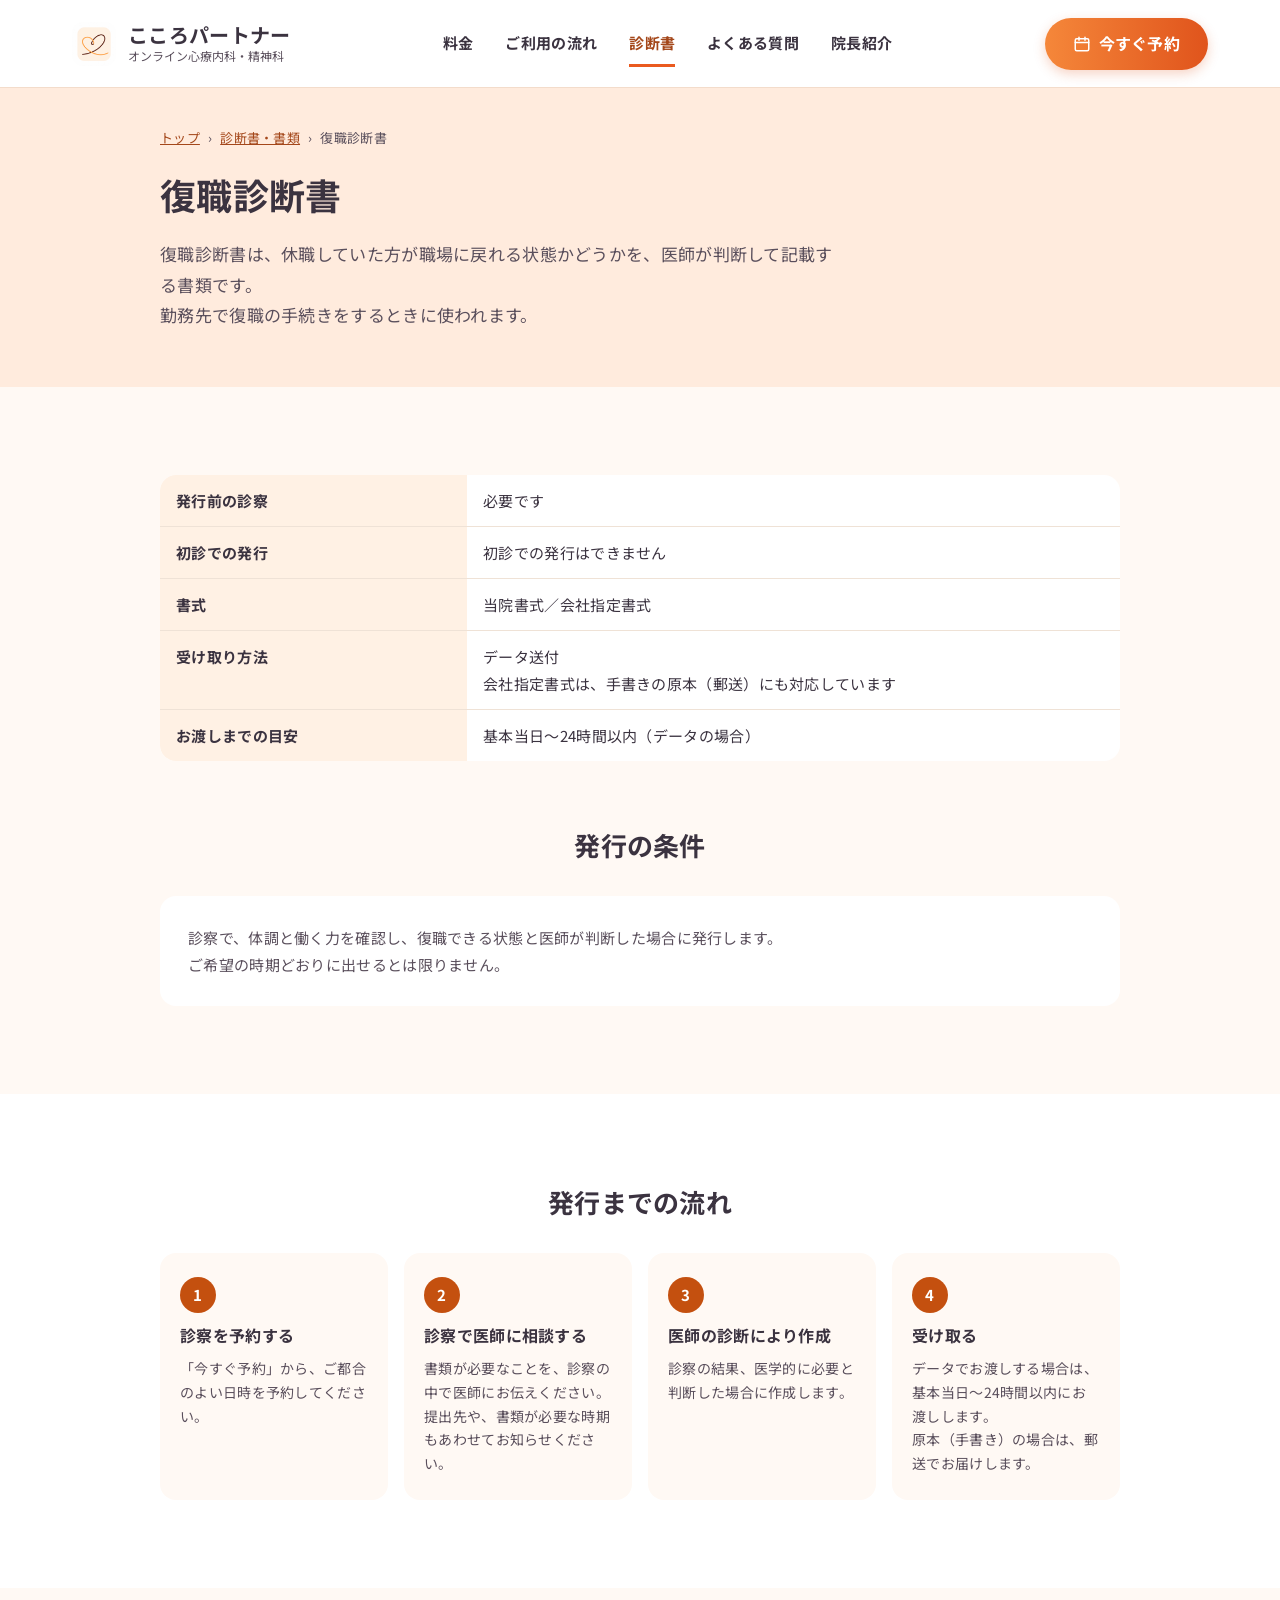
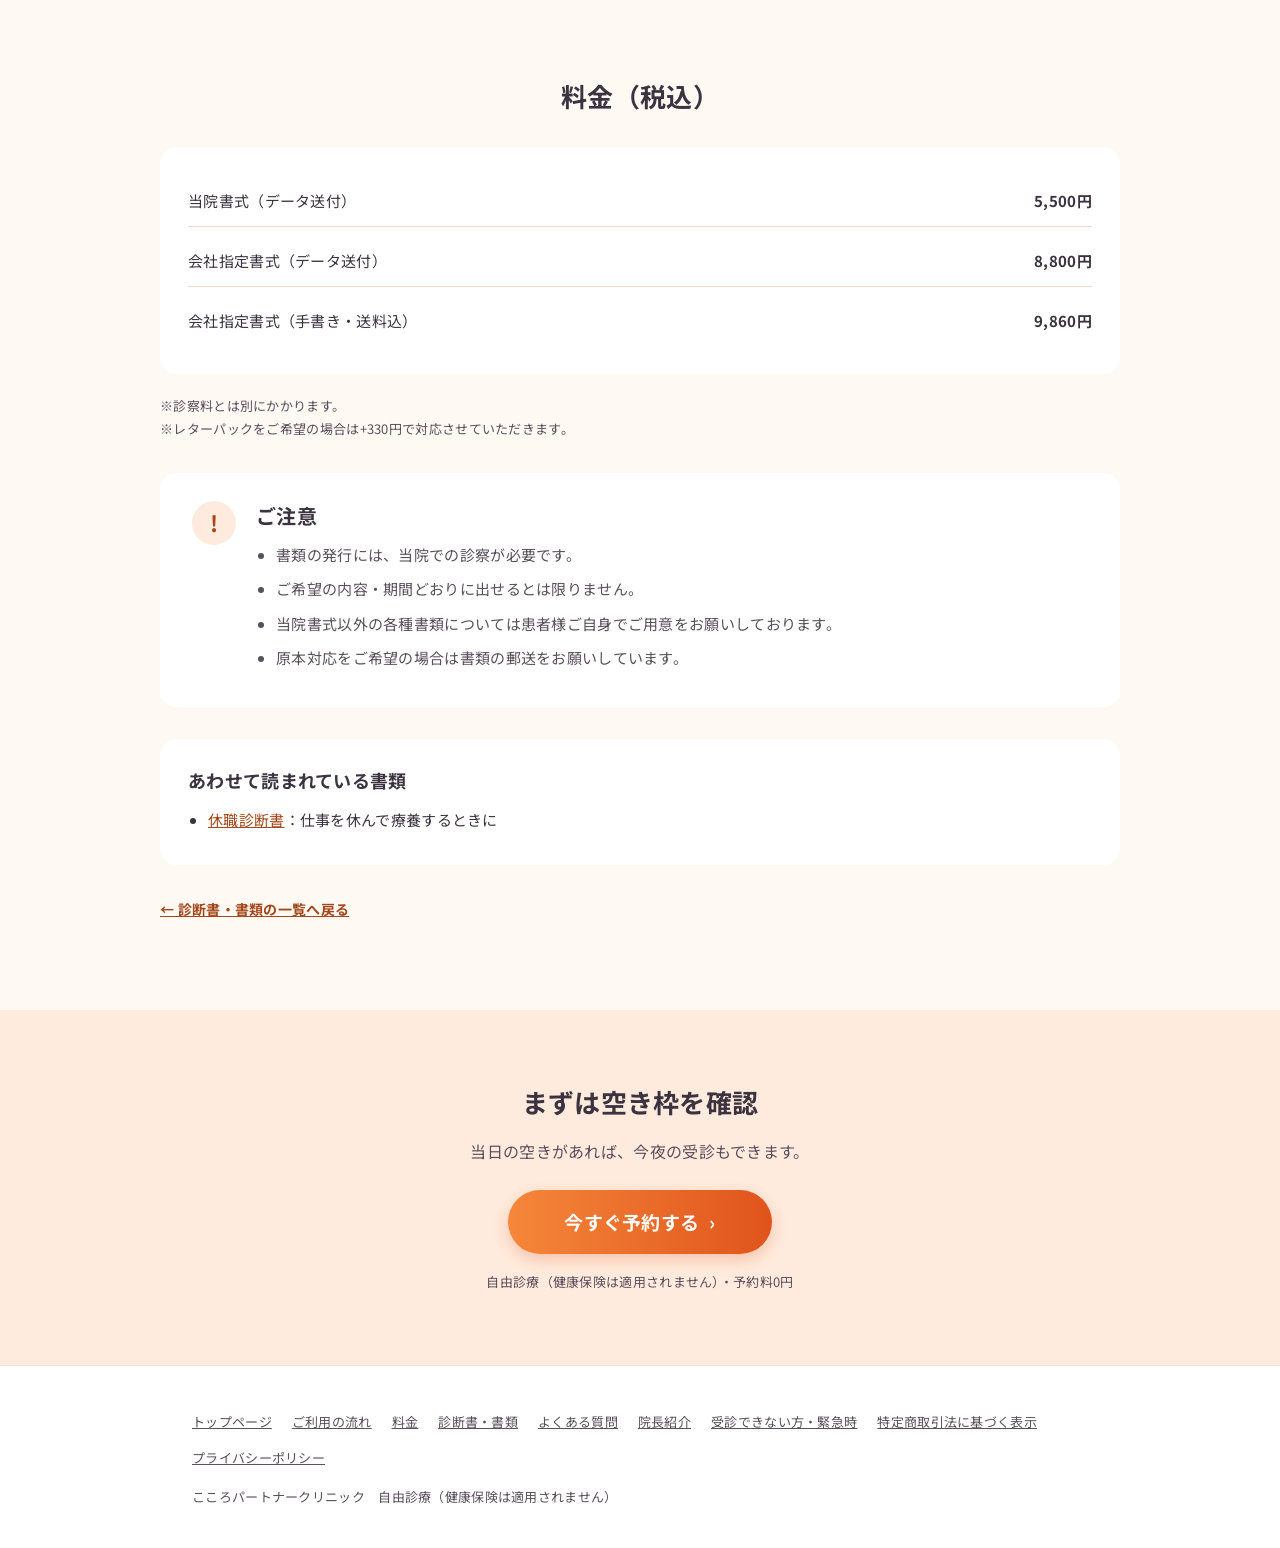
<file: documents-return.html>
<!doctype html>
<html lang="ja">
<head>
<meta charset="utf-8">
<meta name="viewport" content="width=device-width, initial-scale=1">
<title>復職診断書｜オンライン心療内科・精神科｜こころパートナークリニック</title>
<meta name="description" content="こころパートナークリニックの復職診断書のご案内です。体調と働く力を確認して判断します。発行の条件、発行までの流れ、料金、受け取り方法をご説明します。">
<link rel="canonical" href="https://kokoro-partner.jp/documents-return.html">

<!-- OGP -->
<meta property="og:type" content="website">
<meta property="og:url" content="https://kokoro-partner.jp/documents-return.html">
<meta property="og:title" content="復職診断書｜オンライン心療内科・精神科｜こころパートナークリニック">
<meta property="og:description" content="こころパートナークリニックの復職診断書のご案内です。体調と働く力を確認して判断します。発行の条件、発行までの流れ、料金、受け取り方法をご説明します。">
<meta property="og:site_name" content="こころパートナークリニック">
<meta property="og:locale" content="ja_JP">
<meta property="og:image" content="https://kokoro-partner.jp/images/ogp.jpg">
<meta property="og:image:width" content="1200">
<meta property="og:image:height" content="630">
<meta property="og:image:alt" content="しんどい夜に、スマホで話せる心のクリニック。こころパートナークリニック 院長 竹田美香医師">
<meta name="twitter:card" content="summary_large_image">
<link rel="icon" href="images/favicon.png" sizes="any">
<link rel="apple-touch-icon" href="images/apple-touch-icon.png">
<link rel="preconnect" href="https://fonts.googleapis.com">
<link rel="preconnect" href="https://fonts.gstatic.com" crossorigin>
<link rel="preload" as="style" href="https://fonts.googleapis.com/css2?family=Noto+Sans+JP:wght@400;500;700&amp;display=swap">
<link rel="stylesheet" href="https://fonts.googleapis.com/css2?family=Noto+Sans+JP:wght@400;500;700&amp;display=swap" media="print" onload="this.media='all'">
<noscript><link rel="stylesheet" href="https://fonts.googleapis.com/css2?family=Noto+Sans+JP:wght@400;500;700&amp;display=swap"></noscript>
<link rel="stylesheet" href="site.css">
<style>
*{box-sizing:border-box}
body{margin:0;background:var(--c-bg);color:var(--c-ink);line-height:1.8;font-size:15px;font-weight:400;letter-spacing:.02em;font-family:var(--font)}
h1,h2,h3{font-weight:700;color:var(--c-ink)}
a{color:var(--c-accent)}
a:hover{color:#7A3210}
.wrap{max-width:var(--w-content);margin:0 auto;padding:0 32px}
h2{font-size:26px;line-height:1.5}
h3{font-size:18px;line-height:1.5}
p,li{color:var(--c-text)}
ul,ol{padding-left:22px}
li{margin-bottom:6px}
.note{font-size:13px;color:var(--c-text)}
@media(max-width:767px){
  .wrap{padding:0 20px}
  h2{font-size:22px}
  h3{font-size:17px}
}
/* 項目名｜内容 の表（書類の概要など） */
.spec{width:100%;max-width:760px;border-collapse:collapse;font-size:15px;margin:16px 0;background:#fff;border-radius:16px;overflow:hidden}
.spec th,.spec td{border-bottom:1px solid #EFE2D6;padding:12px 16px;text-align:left;vertical-align:top}
.spec th{background:#FFF1E4;color:#3B3340;width:32%;white-space:nowrap}
.spec tr:last-child th,.spec tr:last-child td{border-bottom:none}
footer{background:#fff;border-top:1px solid var(--c-line);padding:40px 0;font-size:13px;color:var(--c-text)}
.ft-links{display:flex;flex-wrap:wrap;gap:4px 20px}
.ft-links a{color:var(--c-text);display:inline-block;padding:4px 0}
@media(max-width:640px){
  .spec th,.spec td{display:block;width:100%;white-space:normal}
  .spec th{border-bottom:none;padding-bottom:6px}
  .spec tr:last-child th{border-bottom:none}
}
/* ===== 新しいレイアウト（UI改善 2026-11）：セクション・カード ===== */
.sec{padding:88px 32px}
.sec--white{background:#fff}
.sec--flush{padding-top:0}
.sec__in{max-width:var(--w-content);margin:0 auto;display:flex;flex-direction:column;gap:32px}
.sec-head{text-align:center;display:flex;flex-direction:column;gap:8px;align-items:center}
.sec-head h2{margin:0}
.sec-head p{margin:0}
.sec h3{margin:0}
.sec ul,.sec ol,.sec dl{margin:0}
.ico{display:flex;align-items:center;justify-content:center;flex:0 0 auto;border-radius:999px;background:var(--c-peach)}
.hero-alert{margin:0;font-size:14px;color:var(--c-text)}
.hero-alert a{font-weight:700}
/* ステップの一覧 */
.ov{list-style:none;padding:0;display:grid;grid-template-columns:repeat(auto-fit,minmax(150px,1fr));gap:16px;counter-reset:ov}
.ov li{margin:0;background:#fff;border-radius:16px;padding:24px 16px;display:flex;flex-direction:column;align-items:center;gap:10px;text-align:center;counter-increment:ov}
.ov__step{font-size:12px;font-weight:700;color:var(--c-accent)}
.ov .ico{width:56px;height:56px}
.ov__name{font-size:16px;font-weight:700;color:var(--c-ink);line-height:1.5}
.ov__sub{font-size:13px;line-height:1.6;color:var(--c-text)}
/* ステップの詳細（写真つきの横長カード） */
.steps-detail{display:flex;flex-direction:column;gap:24px;margin-top:16px}
.step-card{background:#fff;border-radius:20px;padding:32px;display:grid;grid-template-columns:240px 1fr;
  grid-template-areas:"photo head" "photo body";grid-template-rows:auto 1fr;gap:14px 32px;align-items:start}
.step-card__photo{grid-area:photo;width:240px;height:180px;object-fit:cover;border-radius:14px;background:var(--c-photo);display:block}
.step-card__head{grid-area:head;display:flex;flex-direction:column;gap:14px}
.step-card__body{grid-area:body;display:flex;flex-direction:column;gap:14px;min-width:0}
.badges{display:flex;align-items:center;gap:10px;flex-wrap:wrap}
.badge{background:var(--c-orange-deep);color:#fff;font-size:13px;font-weight:700;border-radius:6px;padding:4px 10px;line-height:1.5}
.tag{background:var(--c-peach);color:var(--c-accent);font-size:12px;font-weight:700;border-radius:999px;padding:4px 10px;line-height:1.5}
.step-card h3{font-size:20px}
.step-card ul{padding-left:20px}
.step-card li{margin-bottom:4px}
.step-card strong{color:var(--c-ink)}
.link-more{font-size:14px;font-weight:700}
/* 開閉する補足 */
.more-info{border-top:1px solid var(--c-line);padding-top:4px}
.more-info summary{display:flex;align-items:center;gap:6px;min-height:44px;font-size:14px;font-weight:700;color:var(--c-accent)}
.more-info summary svg{flex:0 0 auto;transition:transform .2s}
.more-info[open] summary svg{transform:rotate(180deg)}
.more-info p{margin:4px 0 8px;font-size:14px;line-height:1.8}
/* アイコンつきのタイル */
.tiles{list-style:none;padding:0;display:grid;grid-template-columns:repeat(auto-fit,minmax(170px,1fr));gap:16px}
.tiles li{margin:0;background:var(--c-bg);border-radius:16px;padding:24px 16px;display:flex;flex-direction:column;align-items:center;gap:12px;text-align:center}
.tiles b{font-size:15px;line-height:1.5;color:var(--c-ink)}
.tiles span{font-size:13px;line-height:1.6;color:var(--c-text)}
/* 緊急時 */
.alert-119{background:var(--c-alert-bg);border:2px solid var(--c-alert);border-radius:16px;padding:24px 28px;display:flex;gap:20px;align-items:center}
.alert-119__badge{flex:0 0 auto;width:64px;height:64px;border-radius:999px;background:var(--c-alert);color:#fff;display:flex;align-items:center;justify-content:center;font-size:20px;font-weight:700}
.alert-119 h3{font-size:18px;color:var(--c-alert-text);margin:0 0 6px}
.alert-119 h3 a{color:var(--c-alert-text)}
.alert-119 p{margin:0;font-size:14px;line-height:1.8}
.grid-2{display:grid;grid-template-columns:repeat(auto-fit,minmax(300px,1fr));gap:20px}
.card{background:#fff;border-radius:16px;padding:28px;display:flex;flex-direction:column;gap:12px;min-width:0}
.card > p{margin:0;font-size:14px;line-height:1.7}
.card ul{padding-left:20px}
.card li{color:var(--c-ink);margin-bottom:2px}
.tel-list > div{display:flex;justify-content:space-between;align-items:center;gap:12px;padding:6px 0;border-bottom:1px solid var(--c-line)}
.tel-list > div:last-child{border-bottom:0}
.tel-list dt{font-size:14px;line-height:1.6}
.tel-list dt small{display:block;font-size:12px;color:var(--c-text)}
.tel-list dd{margin:0;font-size:15px;font-weight:700;white-space:nowrap}
.tel-list dd a{display:inline-block;padding:8px 0}
/* ほかのページへのリンクカード */
.link-card{box-sizing:border-box;width:100%;max-width:var(--w-content);margin:0 auto;background:#fff;border:1px solid var(--c-line);border-radius:16px;
  padding:24px 28px;display:flex;align-items:center;gap:16px;text-decoration:none;color:var(--c-ink)}
.link-card:hover{border-color:#FFD0AE;color:var(--c-ink)}
.link-card__q{width:44px;height:44px;border-radius:999px;background:var(--c-peach);color:var(--c-accent);font-weight:700;font-size:18px;
  display:flex;align-items:center;justify-content:center;flex:0 0 auto}
.link-card__text{display:flex;flex-direction:column;gap:4px;flex:1}
.link-card__text b{font-size:17px}
.link-card__text span{font-size:14px;color:var(--c-text)}
.link-card__arrow{font-size:22px;color:var(--c-accent)}
@media (max-width:767px){
  .sec{padding:48px 20px}
  .sec--flush{padding-top:0}
  .sec__in{gap:20px}
  .ov{display:block;background:#fff;border-radius:16px}
  .ov li{flex-direction:row;padding:12px 16px;gap:12px;text-align:left;border-bottom:1px solid var(--c-line);border-radius:0;background:none}
  .ov li:last-child{border-bottom:0}
  .ov__step,.ov .ico{display:none}
  .ov li::before{content:counter(ov);flex:0 0 28px;height:28px;border-radius:999px;background:var(--c-orange-deep);color:#fff;
    font-size:13px;font-weight:700;display:flex;align-items:center;justify-content:center}
  .ov__name{flex:1;font-size:15px}
  .ov__sub{font-size:12px}
  .steps-detail{gap:14px;margin-top:8px}
  .step-card{padding:18px;border-radius:16px;grid-template-columns:72px 1fr;grid-template-areas:"photo head" "body body";
    grid-template-rows:auto auto;gap:12px;align-items:center}
  .step-card__photo{width:72px;height:72px;border-radius:12px}
  .step-card__head{gap:4px}
  .step-card__body{gap:8px}
  .badges{gap:6px}
  .badge,.tag{font-size:11px;padding:2px 8px}
  .step-card h3{font-size:17px}
  .step-card ul{font-size:14px;line-height:1.75;padding-left:18px}
  .tiles{grid-template-columns:1fr;gap:8px}
  .tiles li{display:grid;grid-template-columns:32px 1fr;column-gap:14px;row-gap:2px;align-items:center;text-align:left;padding:14px 16px}
  .tiles li svg{grid-row:span 2}
  .alert-119{padding:16px;gap:14px;align-items:flex-start}
  .alert-119__badge{width:48px;height:48px;font-size:16px}
  .alert-119 h3{font-size:16px}
  .card{padding:20px}
  .link-card{padding:18px 20px}
}
/* 料金：見出し帯の料金タイル */
.price-tiles{list-style:none;margin:8px 0 0;padding:0;display:grid;grid-template-columns:repeat(auto-fit,minmax(200px,1fr));gap:16px}
.price-tiles li{margin:0;background:#fff;border:2px solid transparent;border-radius:16px;padding:22px;display:flex;flex-direction:column;gap:6px}
.price-tiles li.is-main{border-color:var(--c-orange)}
.price-tiles__label{font-size:14px;font-weight:700;color:var(--c-text)}
.price-tiles li.is-main .price-tiles__label{color:var(--c-accent)}
.price-tiles__num{font-size:34px;font-weight:700;line-height:1.2;color:var(--c-ink)}
.price-tiles__num small{font-size:16px}
.price-tiles__num--text{font-size:26px;line-height:1.5}
.price-tiles__sub{font-size:12px;color:var(--c-text)}
/* 料金の行（項目名と金額の左右配置） */
.grid-2--wide{grid-template-columns:repeat(auto-fit,minmax(320px,1fr))}
.fee-card{gap:8px}
.fee-card h3{margin:0 0 4px}
.fee-row{display:flex;justify-content:space-between;align-items:baseline;gap:12px;padding:12px 0;border-bottom:1px solid var(--c-line);font-size:15px;color:var(--c-ink)}
.fee-row:last-child{border-bottom:0}
.fee-row b{white-space:nowrap}
.more-info--box{background:#fff;border-top:0;border-radius:12px;padding:4px 20px}
.more-info--box summary{min-height:48px}
.more-info--box ul{margin:0 0 16px;padding-left:0;list-style:none;font-size:14px;line-height:1.8}
.more-info--box li{padding-left:1em;text-indent:-1em}
.link-more--center{align-self:center}
/* アイコンつきの情報カード */
.info-cards{list-style:none;padding:0;display:grid;grid-template-columns:repeat(auto-fit,minmax(210px,1fr));gap:16px}
.info-cards li{margin:0;background:var(--c-bg);border-radius:16px;padding:24px;display:flex;flex-direction:column;gap:10px}
.info-cards b{font-size:16px;color:var(--c-ink)}
.info-cards span{font-size:14px;line-height:1.7;color:var(--c-text)}
.note--center{margin:0;text-align:center;line-height:1.8}
.contact-strip{background:var(--c-bg);border-radius:12px;padding:18px 24px;display:flex;justify-content:center;flex-wrap:wrap;gap:8px 24px;font-size:14px;color:var(--c-text)}
.contact-strip b{color:var(--c-ink)}
.contact-strip a{overflow-wrap:anywhere}
@media (max-width:767px){
  .price-tiles{grid-template-columns:1fr 1fr;gap:10px}
  .price-tiles li{padding:14px}
  .price-tiles__label{font-size:12px}
  .price-tiles__num{font-size:28px}
  .price-tiles__num--text{font-size:22px;line-height:1.45}
  .price-tiles__sub{font-size:11px}
  .grid-2--wide{grid-template-columns:1fr}
  .fee-row{font-size:14px}
  .info-cards{grid-template-columns:1fr;gap:10px}
  .info-cards li{display:grid;grid-template-columns:32px 1fr;column-gap:14px;row-gap:4px;padding:16px}
  .info-cards li svg{grid-row:span 2}
  .contact-strip{flex-direction:column;align-items:center;text-align:center;gap:4px}
}
/* 診断書：書類カード（カード全体がリンク） */
.doc-cards{display:grid;grid-template-columns:repeat(auto-fit,minmax(280px,1fr));gap:16px}
.doc-card{background:#fff;border:1px solid var(--c-line);border-radius:16px;padding:24px;display:flex;flex-direction:column;gap:10px;text-decoration:none;color:var(--c-ink)}
.doc-card:hover{border-color:#FFD0AE;color:var(--c-ink)}
.doc-card__ico{width:48px;height:48px;border-radius:12px;background:var(--c-peach);display:flex;align-items:center;justify-content:center}
.doc-card__name{font-size:18px;font-weight:700;line-height:1.5}
.doc-card__desc{flex:1;font-size:14px;line-height:1.7;color:var(--c-text)}
.doc-card__foot{display:flex;justify-content:space-between;align-items:center;gap:12px;margin-top:4px;font-size:14px;font-weight:700}
.doc-card__more{margin-left:auto;color:var(--c-accent)}
/* 番号つきの手順カード（発行までの流れ） */
.num-steps{list-style:none;padding:0;display:grid;grid-template-columns:repeat(auto-fit,minmax(200px,1fr));gap:16px;counter-reset:ns}
.num-steps li{margin:0;background:var(--c-bg);border-radius:16px;padding:24px 20px;display:flex;flex-direction:column;gap:10px;counter-increment:ns}
.num-steps li::before{content:counter(ns);width:36px;height:36px;border-radius:999px;background:var(--c-orange-deep);color:#fff;font-weight:700;
  display:flex;align-items:center;justify-content:center}
.num-steps b{font-size:16px;line-height:1.5;color:var(--c-ink)}
.num-steps span{font-size:14px;line-height:1.7;color:var(--c-text)}
/* ご注意（畳まない） */
.notice-card{background:#fff;border-radius:16px;padding:28px 32px;display:flex;gap:20px}
.notice-card__ico{flex:0 0 auto;width:44px;height:44px;border-radius:999px;background:var(--c-peach);color:var(--c-accent);font-size:22px;font-weight:700;
  display:flex;align-items:center;justify-content:center}
.notice-card > div{flex:1;display:flex;flex-direction:column;gap:10px;min-width:0}
.notice-card h2{margin:0;font-size:20px}
.notice-card ul{padding-left:20px;line-height:1.9}
/* 書類の詳細ページ */
.sec .spec{max-width:none;margin:0}
.prose-card p{margin:0;font-size:15px;line-height:1.8}
.prose-card p + p{margin-top:12px}
.prose-card ul{padding-left:20px}
.prose-card li{color:var(--c-ink)}
.related ul{padding-left:20px}
.related li{margin-bottom:4px}
.sec__in > .note{margin:-12px 0 0}
.sec__in > .sec-head:not(:first-child){margin-top:32px}
@media (max-width:767px){
  .doc-cards{grid-template-columns:1fr;gap:12px}
  .doc-card{padding:20px}
  .num-steps{grid-template-columns:1fr;gap:10px}
  .num-steps li{display:grid;grid-template-columns:32px 1fr;column-gap:14px;row-gap:2px;padding:16px}
  .num-steps li::before{width:32px;height:32px;grid-row:span 2}
  .notice-card{position:relative;padding:20px}
  .notice-card__ico{position:absolute;top:18px;left:20px;width:32px;height:32px;font-size:17px}
  .notice-card h2{font-size:18px;min-height:32px;display:flex;align-items:center;padding-left:44px}
  .sec__in > .note{margin-top:-8px}
}
/* よくある質問 */
.faq-cats{display:grid;grid-template-columns:repeat(auto-fit,minmax(160px,1fr));gap:12px;margin-top:8px}
.faq-cats a{background:#fff;border-radius:14px;padding:18px 12px;display:flex;flex-direction:column;align-items:center;gap:8px;
  text-decoration:none;color:var(--c-ink);font-size:14px;font-weight:700;text-align:center;border:1px solid transparent}
.faq-cats a:hover{border-color:#FFD0AE;color:var(--c-ink)}
.sec--faq{padding-top:64px}
.faq-wrap{max-width:820px;gap:56px}
.faq-cat{display:flex;flex-direction:column;gap:12px}
.faq-cat h2{margin:0 0 4px;font-size:24px;display:flex;align-items:center;gap:10px}
.faq-cat h2::before{content:"";flex:0 0 6px;height:24px;border-radius:3px;background:var(--c-orange)}
.faq-item{background:#fff;border-radius:14px;padding:0 24px}
.faq-item summary{min-height:64px;display:flex;align-items:center;gap:14px;font-size:16px;font-weight:700;color:var(--c-ink);padding:10px 0}
.faq-item__q{flex:0 0 auto;width:30px;height:30px;border-radius:999px;background:var(--c-orange-deep);color:#fff;font-size:14px;
  display:flex;align-items:center;justify-content:center}
.faq-item__text{flex:1;line-height:1.6}
.faq-item__pm{flex:0 0 auto;color:var(--c-accent);font-size:18px}
.faq-item__pm::after{content:"＋"}
.faq-item[open] .faq-item__pm::after{content:"－"}
.faq-item__a{padding:0 0 20px 44px}
.faq-item__a p{margin:0;font-size:15px;line-height:1.8}
.faq-cat__more{margin:0;align-self:flex-end;font-size:14px;font-weight:700}
.faq-contact{background:#fff;border:1px solid var(--c-line);border-radius:16px;padding:24px 28px;display:flex;flex-direction:column;gap:6px;align-items:center;text-align:center}
.faq-contact b{font-size:16px;color:var(--c-ink)}
.faq-contact span{font-size:14px;line-height:1.8;color:var(--c-text)}
.faq-contact a{overflow-wrap:anywhere}
@media (max-width:767px){
  .faq-cats{grid-template-columns:1fr 1fr;gap:8px}
  .faq-cats a{flex-direction:row;justify-content:flex-start;min-height:48px;padding:10px 12px;font-size:13px;gap:8px;text-align:left}
  .faq-cats svg{flex:0 0 22px;width:22px;height:22px}
  .sec--faq{padding-top:40px}
  .faq-wrap{gap:40px}
  .faq-cat h2{font-size:20px}
  .faq-cat h2::before{height:20px}
  .faq-item{padding:0 16px}
  .faq-item summary{min-height:56px;gap:10px;font-size:15px}
  .faq-item__q{width:26px;height:26px;font-size:13px}
  .faq-item__a{padding:0 0 16px 36px}
  .faq-item__a p{font-size:14px}
  .faq-contact{padding:20px}
}
/* 院長紹介 */
.page-hero--profile{padding-bottom:64px}
.page-hero--profile .page-hero__in{gap:28px}
.profile{display:flex;align-items:center;gap:48px}
.profile__photo{flex:0 0 280px;width:280px;height:280px;border-radius:999px;border:8px solid #fff;object-fit:cover;object-position:50% 20%;background:var(--c-photo);display:block}
.profile__text{flex:1;display:flex;flex-direction:column;gap:14px;min-width:0}
.profile h1{margin:0;font-size:36px;line-height:1.3}
.profile h1 span{font-size:18px;font-weight:500}
.profile__meta{margin:0;font-size:14px;color:var(--c-text)}
.chips--sm{gap:8px}
.chips--sm li{padding:8px 14px;font-size:13px}
.msg-wrap{max-width:820px;gap:24px}
.msg-card{background:#fff;border-radius:20px;padding:44px 48px;display:flex;flex-direction:column;gap:18px}
.msg-card p{margin:0;font-size:16px;line-height:2}
.msg-card .msg-card__first{font-size:18px;font-weight:500;color:var(--c-ink)}
.msg-card .msg-card__sign{margin-top:8px;font-size:15px;font-weight:700;text-align:right;color:var(--c-ink)}
.career{flex-direction:row;flex-wrap:wrap;gap:56px}
.career__text{flex:1 1 380px;display:flex;flex-direction:column;gap:16px}
.career__text h2{margin:0}
.career__text p{margin:0;line-height:1.9}
.career__box{background:var(--c-bg);border-radius:14px;padding:20px;display:flex;flex-direction:column;gap:8px;margin-top:8px}
.career__box b{font-size:14px;color:var(--c-ink)}
.career__box span{font-size:14px;line-height:1.8;color:var(--c-text)}
.timeline{flex:1 1 380px;list-style:none;margin:0;padding:0 0 0 24px;border-left:2px solid var(--c-line);display:flex;flex-direction:column;gap:22px}
.timeline li{position:relative;margin:0;display:flex;flex-direction:column;gap:2px;font-size:15px;color:var(--c-ink)}
.timeline li::before{content:"";position:absolute;left:-32px;top:6px;width:14px;height:14px;border-radius:999px;background:#fff;border:3px solid var(--c-orange);box-sizing:border-box}
.timeline li.is-now{font-weight:700}
.timeline li.is-now::before{background:var(--c-orange)}
.timeline span{font-size:14px;font-weight:700;color:var(--c-accent)}
@media (max-width:767px){
  .page-hero--profile{padding-bottom:36px}
  .page-hero--profile .page-hero__in{gap:20px}
  .profile{flex-direction:column;gap:20px;text-align:center}
  .profile__photo{flex:none;width:200px;height:200px;border-width:6px}
  .profile__text{align-items:center;gap:10px}
  .profile h1{font-size:28px}
  .profile .chips{justify-content:center}
  .msg-card{padding:28px 22px;gap:14px}
  .msg-card p{font-size:15px;line-height:1.9}
  .msg-card .msg-card__first{font-size:17px}
  .msg-card svg{width:32px;height:32px}
  .career{gap:36px}
  .career__text,.timeline{flex-basis:100%}
}
/* 未確定の情報（公開前に必ず埋めるか削除する） */
.todo{background:#FFF3B0;color:#6B4E00;font-weight:700;padding:0 4px;border-radius:4px}
</style>

<script type="application/ld+json">
{
  "@context": "https://schema.org",
  "@graph": [
    {
      "@type": "WebPage",
      "@id": "https://kokoro-partner.jp/documents-return.html",
      "url": "https://kokoro-partner.jp/documents-return.html",
      "name": "復職診断書｜オンライン心療内科・精神科｜こころパートナークリニック",
      "description": "こころパートナークリニックの復職診断書のご案内です。体調と働く力を確認して判断します。発行の条件、発行までの流れ、料金、受け取り方法をご説明します。",
      "inLanguage": "ja",
      "isPartOf": {
        "@id": "https://kokoro-partner.jp/#website"
      },
      "about": {
        "@id": "https://kokoro-partner.jp/#clinic"
      },
      "breadcrumb": {
        "@id": "https://kokoro-partner.jp/documents-return.html#breadcrumb"
      }
    },
    {
      "@type": "BreadcrumbList",
      "@id": "https://kokoro-partner.jp/documents-return.html#breadcrumb",
      "itemListElement": [
        {
          "@type": "ListItem",
          "position": 1,
          "name": "こころパートナークリニック",
          "item": "https://kokoro-partner.jp/"
        },
        {
          "@type": "ListItem",
          "position": 2,
          "name": "診断書・書類",
          "item": "https://kokoro-partner.jp/documents.html"
        },
        {
          "@type": "ListItem",
          "position": 3,
          "name": "復職診断書"
        }
      ]
    }
  ]
}
</script>
<!-- Google tag (gtag.js) -->
<script async src="https://www.googletagmanager.com/gtag/js?id=G-E3QCNF71B0"></script>
<script>
  window.dataLayer = window.dataLayer || [];
  function gtag(){dataLayer.push(arguments);}
  gtag('js', new Date());
  gtag('config', 'G-E3QCNF71B0');
</script>
</head>

<body class="has-reserve-bar">

<!--SITE-HEADER-->
<header class="site-header">
  <div class="site-header__in">
    <a class="site-logo" href="index.html">
      <img src="images/kokoropartner_logo.png" alt="" width="44" height="44">
      <span class="site-logo__text"><span class="site-logo__name">こころパートナー</span><span class="site-logo__sub">オンライン心療内科・精神科</span></span>
    </a>
    <nav class="site-nav" aria-label="メインメニュー">
      <a href="price.html">料金</a>
      <a href="flow.html">ご利用の流れ</a>
      <a href="documents.html" aria-current="true">診断書</a>
      <a href="faq.html">よくある質問</a>
      <a href="doctor.html">院長紹介</a>
    </nav>
    <a class="btn-reserve site-header__cta" href="#" data-reserve><svg aria-hidden="true" width="18" height="18" viewBox="0 0 24 24" fill="none" stroke="currentColor" stroke-width="2" stroke-linecap="round" stroke-linejoin="round"><rect x="3" y="5" width="18" height="16" rx="2"></rect><path d="M16 3v4M8 3v4M3 10h18"></path></svg>今すぐ予約</a>
    <button class="menu-btn" type="button" aria-expanded="false" aria-controls="site-menu" aria-label="メニューを開く">
      <svg class="i-open" aria-hidden="true" width="22" height="22" viewBox="0 0 24 24" fill="none" stroke="currentColor" stroke-width="2.2" stroke-linecap="round"><path d="M4 7h16M4 12h16M4 17h16"></path></svg>
      <svg class="i-close" aria-hidden="true" width="22" height="22" viewBox="0 0 24 24" fill="none" stroke="currentColor" stroke-width="2.2" stroke-linecap="round"><path d="M6 6l12 12M18 6L6 18"></path></svg>
      <span>MENU</span>
    </button>
  </div>
  <nav class="site-menu" id="site-menu" aria-label="メニュー" hidden>
    <div class="site-menu__in">
      <a class="site-menu__link" href="price.html">料金<span aria-hidden="true">›</span></a>
      <a class="site-menu__link" href="flow.html">ご利用の流れ<span aria-hidden="true">›</span></a>
      <a class="site-menu__link" href="documents.html" aria-current="true">診断書・書類<span aria-hidden="true">›</span></a>
      <a class="site-menu__link" href="faq.html">よくある質問<span aria-hidden="true">›</span></a>
      <a class="site-menu__link" href="doctor.html">院長紹介<span aria-hidden="true">›</span></a>
      <a class="site-menu__link site-menu__alert" href="flow.html#emergency">受診できない方・緊急時<span aria-hidden="true">›</span></a>
      <a class="btn-reserve" href="#" data-reserve>今すぐ予約する</a>
      <p class="site-menu__note">平日 20:30〜22:00・自由診療</p>
    </div>
  </nav>
</header>
<!--/SITE-HEADER-->

<section class="page-hero">
  <div class="page-hero__in">
    <nav class="crumb" aria-label="パンくずリスト"><a href="index.html">トップ</a><span aria-hidden="true">›</span><a href="documents.html">診断書・書類</a><span aria-hidden="true">›</span><span aria-current="page">復職診断書</span></nav>
    <h1>復職診断書</h1>
<p class="lead">復職診断書は、休職していた方が職場に戻れる状態かどうかを、医師が判断して記載する書類です。<br>
勤務先で復職の手続きをするときに使われます。</p>
  </div>
</section>

<main>

<section class="sec">
  <div class="sec__in">
    <table class="spec">
      <tr><th>発行前の診察</th><td>必要です</td></tr>
      <tr><th>初診での発行</th><td>初診での発行はできません</td></tr>
      <tr><th>書式</th><td>当院書式／会社指定書式</td></tr>
      <tr><th>受け取り方法</th><td>データ送付<br>会社指定書式は、手書きの原本（郵送）にも対応しています</td></tr>
      <tr><th>お渡しまでの目安</th><td>基本当日〜24時間以内（データの場合）</td></tr>
    </table>
    <div class="sec-head">
      <h2>発行の条件</h2>
    </div>
    <div class="card prose-card">
      <p>診察で、体調と働く力を確認し、復職できる状態と医師が判断した場合に発行します。<br>
      ご希望の時期どおりに出せるとは限りません。</p>
    </div>
  </div>
</section>

<section class="sec sec--white">
  <div class="sec__in">
    <div class="sec-head">
      <h2>発行までの流れ</h2>
    </div>
    <ol class="num-steps">
      <li><b>診察を予約する</b><span>「今すぐ予約」から、ご都合のよい日時を予約してください。</span></li>
      <li><b>診察で医師に相談する</b><span>書類が必要なことを、診察の中で医師にお伝えください。<br>提出先や、書類が必要な時期もあわせてお知らせください。</span></li>
      <li><b>医師の診断により作成</b><span>診察の結果、医学的に必要と判断した場合に作成します。</span></li>
      <li><b>受け取る</b><span>データでお渡しする場合は、基本当日〜24時間以内にお渡しします。<br>原本（手書き）の場合は、郵送でお届けします。</span></li>
    </ol>
  </div>
</section>

<section class="sec">
  <div class="sec__in">
    <div class="sec-head">
      <h2>料金（税込）</h2>
    </div>
    <div class="card fee-card">
      <div class="fee-row"><span>当院書式（データ送付）</span><b>5,500円</b></div>
      <div class="fee-row"><span>会社指定書式（データ送付）</span><b>8,800円</b></div>
      <div class="fee-row"><span>会社指定書式（手書き・送料込）</span><b>9,860円</b></div>
    </div>
    <p class="note">※診察料とは別にかかります。<br>
    ※レターパックをご希望の場合は+330円で対応させていただきます。</p>
    <div class="notice-card">
  <span class="notice-card__ico" aria-hidden="true">!</span>
  <div>
    <h2>ご注意</h2>
    <ul>
      <li>書類の発行には、当院での診察が必要です。</li>
      <li>ご希望の内容・期間どおりに出せるとは限りません。</li>
      <li>当院書式以外の各種書類については患者様ご自身でご用意をお願いしております。</li>
      <li>原本対応をご希望の場合は書類の郵送をお願いしています。</li>
    </ul>
  </div>
</div>
    <div class="card related">
      <h3>あわせて読まれている書類</h3>
      <ul>
        <li><a href="documents-leave.html">休職診断書</a>：仕事を休んで療養するときに</li>
      </ul>
    </div>
    <a class="link-more" href="documents.html">← 診断書・書類の一覧へ戻る</a>
  </div>
</section>

</main>

<section class="reserve-band">
  <div class="reserve-band__in">
    <h2>まずは空き枠を確認</h2>
    <p>当日の空きがあれば、今夜の受診もできます。</p>
    <a class="btn-reserve" href="#" data-reserve>今すぐ予約する<span aria-hidden="true">›</span></a>
    <small>自由診療（健康保険は適用されません）・予約料0円</small>
  </div>
</section>

<footer>
  <div class="wrap">
    <nav class="ft-links" aria-label="サイト内リンク">
      <a href="index.html">トップページ</a>
      <a href="flow.html">ご利用の流れ</a>
      <a href="price.html">料金</a>
      <a href="documents.html">診断書・書類</a>
      <a href="faq.html">よくある質問</a>
      <a href="doctor.html">院長紹介</a>
      <a href="flow.html#emergency">受診できない方・緊急時</a>
      <a href="tokushoho.html">特定商取引法に基づく表示</a>
      <a href="privacy.html">プライバシーポリシー</a>
    </nav>
    <div style="margin-top:12px">こころパートナークリニック　自由診療（健康保険は適用されません）</div>
  </div>
</footer>

<div class="reserve-bar">
  <a class="btn-reserve" href="#" data-reserve>今すぐ予約する</a>
  <small>初診 5,500円・自由診療（保険適用外）</small>
</div>

<script src="site.js"></script>
</body>
</html>
</file>
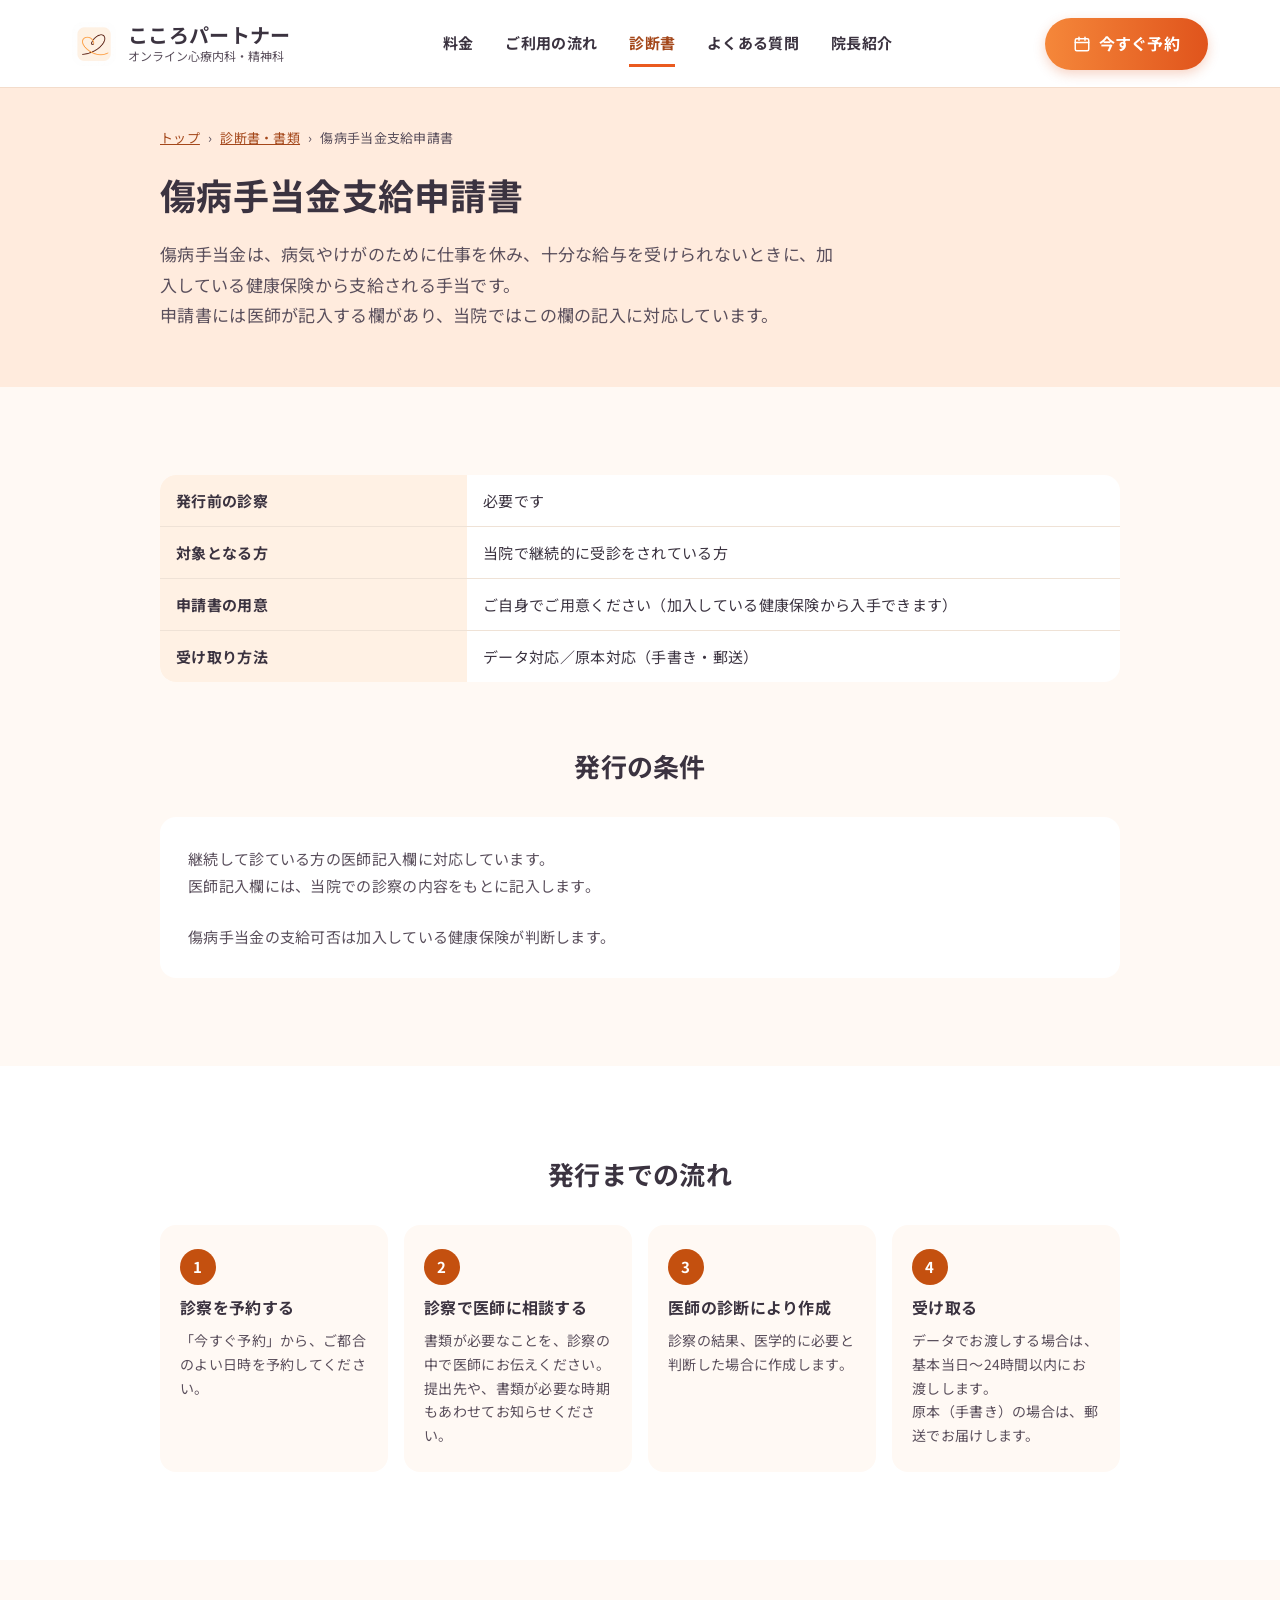
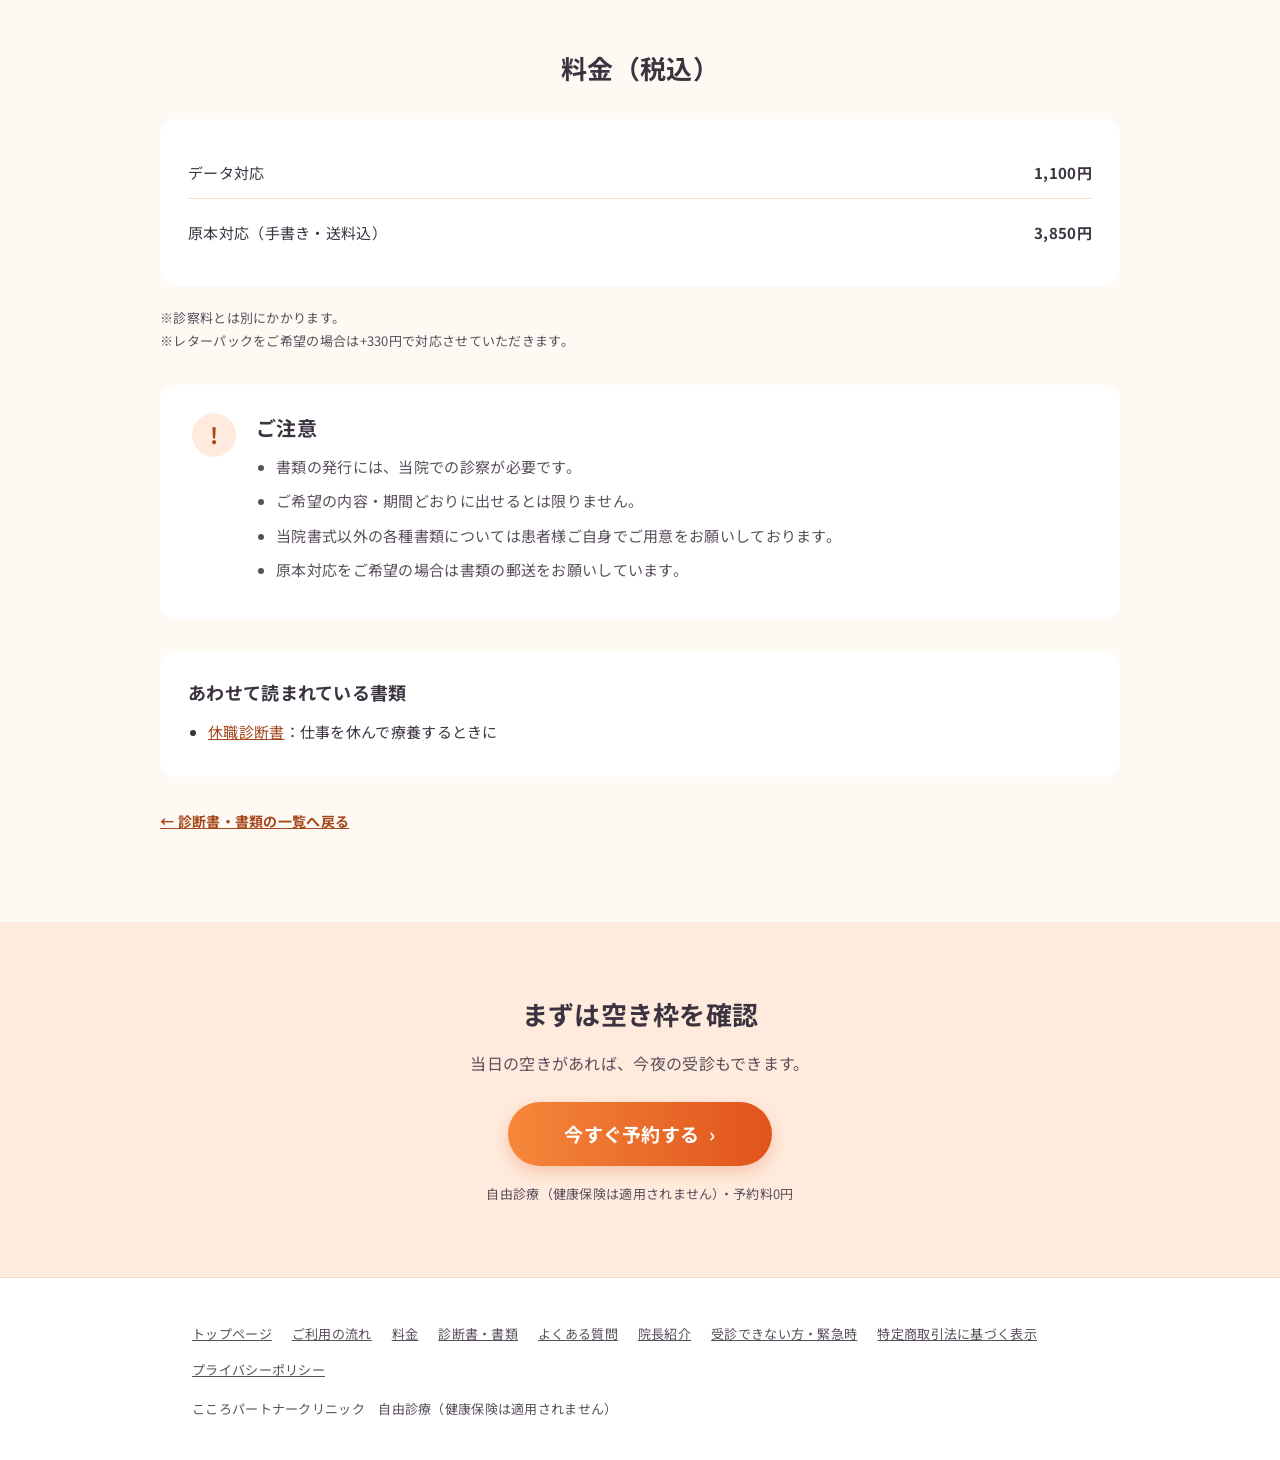
<file: documents-sickness.html>
<!doctype html>
<html lang="ja">
<head>
<meta charset="utf-8">
<meta name="viewport" content="width=device-width, initial-scale=1">
<title>傷病手当金支給申請書｜オンライン心療内科・精神科｜こころパートナークリニック</title>
<meta name="description" content="こころパートナークリニックの傷病手当金支給申請書（医師記入欄）のご案内です。対象となる方、発行までの流れ、データ対応・原本対応の料金をご説明します。">
<link rel="canonical" href="https://kokoro-partner.jp/documents-sickness.html">

<!-- OGP -->
<meta property="og:type" content="website">
<meta property="og:url" content="https://kokoro-partner.jp/documents-sickness.html">
<meta property="og:title" content="傷病手当金支給申請書｜オンライン心療内科・精神科｜こころパートナークリニック">
<meta property="og:description" content="こころパートナークリニックの傷病手当金支給申請書（医師記入欄）のご案内です。対象となる方、発行までの流れ、データ対応・原本対応の料金をご説明します。">
<meta property="og:site_name" content="こころパートナークリニック">
<meta property="og:locale" content="ja_JP">
<meta property="og:image" content="https://kokoro-partner.jp/images/ogp.jpg">
<meta property="og:image:width" content="1200">
<meta property="og:image:height" content="630">
<meta property="og:image:alt" content="しんどい夜に、スマホで話せる心のクリニック。こころパートナークリニック 院長 竹田美香医師">
<meta name="twitter:card" content="summary_large_image">
<link rel="icon" href="images/favicon.png" sizes="any">
<link rel="apple-touch-icon" href="images/apple-touch-icon.png">
<link rel="preconnect" href="https://fonts.googleapis.com">
<link rel="preconnect" href="https://fonts.gstatic.com" crossorigin>
<link rel="preload" as="style" href="https://fonts.googleapis.com/css2?family=Noto+Sans+JP:wght@400;500;700&amp;display=swap">
<link rel="stylesheet" href="https://fonts.googleapis.com/css2?family=Noto+Sans+JP:wght@400;500;700&amp;display=swap" media="print" onload="this.media='all'">
<noscript><link rel="stylesheet" href="https://fonts.googleapis.com/css2?family=Noto+Sans+JP:wght@400;500;700&amp;display=swap"></noscript>
<link rel="stylesheet" href="site.css">
<style>
*{box-sizing:border-box}
body{margin:0;background:var(--c-bg);color:var(--c-ink);line-height:1.8;font-size:15px;font-weight:400;letter-spacing:.02em;font-family:var(--font)}
h1,h2,h3{font-weight:700;color:var(--c-ink)}
a{color:var(--c-accent)}
a:hover{color:#7A3210}
.wrap{max-width:var(--w-content);margin:0 auto;padding:0 32px}
h2{font-size:26px;line-height:1.5}
h3{font-size:18px;line-height:1.5}
p,li{color:var(--c-text)}
ul,ol{padding-left:22px}
li{margin-bottom:6px}
.note{font-size:13px;color:var(--c-text)}
@media(max-width:767px){
  .wrap{padding:0 20px}
  h2{font-size:22px}
  h3{font-size:17px}
}
/* 項目名｜内容 の表（書類の概要など） */
.spec{width:100%;max-width:760px;border-collapse:collapse;font-size:15px;margin:16px 0;background:#fff;border-radius:16px;overflow:hidden}
.spec th,.spec td{border-bottom:1px solid #EFE2D6;padding:12px 16px;text-align:left;vertical-align:top}
.spec th{background:#FFF1E4;color:#3B3340;width:32%;white-space:nowrap}
.spec tr:last-child th,.spec tr:last-child td{border-bottom:none}
footer{background:#fff;border-top:1px solid var(--c-line);padding:40px 0;font-size:13px;color:var(--c-text)}
.ft-links{display:flex;flex-wrap:wrap;gap:4px 20px}
.ft-links a{color:var(--c-text);display:inline-block;padding:4px 0}
@media(max-width:640px){
  .spec th,.spec td{display:block;width:100%;white-space:normal}
  .spec th{border-bottom:none;padding-bottom:6px}
  .spec tr:last-child th{border-bottom:none}
}
/* ===== 新しいレイアウト（UI改善 2026-11）：セクション・カード ===== */
.sec{padding:88px 32px}
.sec--white{background:#fff}
.sec--flush{padding-top:0}
.sec__in{max-width:var(--w-content);margin:0 auto;display:flex;flex-direction:column;gap:32px}
.sec-head{text-align:center;display:flex;flex-direction:column;gap:8px;align-items:center}
.sec-head h2{margin:0}
.sec-head p{margin:0}
.sec h3{margin:0}
.sec ul,.sec ol,.sec dl{margin:0}
.ico{display:flex;align-items:center;justify-content:center;flex:0 0 auto;border-radius:999px;background:var(--c-peach)}
.hero-alert{margin:0;font-size:14px;color:var(--c-text)}
.hero-alert a{font-weight:700}
/* ステップの一覧 */
.ov{list-style:none;padding:0;display:grid;grid-template-columns:repeat(auto-fit,minmax(150px,1fr));gap:16px;counter-reset:ov}
.ov li{margin:0;background:#fff;border-radius:16px;padding:24px 16px;display:flex;flex-direction:column;align-items:center;gap:10px;text-align:center;counter-increment:ov}
.ov__step{font-size:12px;font-weight:700;color:var(--c-accent)}
.ov .ico{width:56px;height:56px}
.ov__name{font-size:16px;font-weight:700;color:var(--c-ink);line-height:1.5}
.ov__sub{font-size:13px;line-height:1.6;color:var(--c-text)}
/* ステップの詳細（写真つきの横長カード） */
.steps-detail{display:flex;flex-direction:column;gap:24px;margin-top:16px}
.step-card{background:#fff;border-radius:20px;padding:32px;display:grid;grid-template-columns:240px 1fr;
  grid-template-areas:"photo head" "photo body";grid-template-rows:auto 1fr;gap:14px 32px;align-items:start}
.step-card__photo{grid-area:photo;width:240px;height:180px;object-fit:cover;border-radius:14px;background:var(--c-photo);display:block}
.step-card__head{grid-area:head;display:flex;flex-direction:column;gap:14px}
.step-card__body{grid-area:body;display:flex;flex-direction:column;gap:14px;min-width:0}
.badges{display:flex;align-items:center;gap:10px;flex-wrap:wrap}
.badge{background:var(--c-orange-deep);color:#fff;font-size:13px;font-weight:700;border-radius:6px;padding:4px 10px;line-height:1.5}
.tag{background:var(--c-peach);color:var(--c-accent);font-size:12px;font-weight:700;border-radius:999px;padding:4px 10px;line-height:1.5}
.step-card h3{font-size:20px}
.step-card ul{padding-left:20px}
.step-card li{margin-bottom:4px}
.step-card strong{color:var(--c-ink)}
.link-more{font-size:14px;font-weight:700}
/* 開閉する補足 */
.more-info{border-top:1px solid var(--c-line);padding-top:4px}
.more-info summary{display:flex;align-items:center;gap:6px;min-height:44px;font-size:14px;font-weight:700;color:var(--c-accent)}
.more-info summary svg{flex:0 0 auto;transition:transform .2s}
.more-info[open] summary svg{transform:rotate(180deg)}
.more-info p{margin:4px 0 8px;font-size:14px;line-height:1.8}
/* アイコンつきのタイル */
.tiles{list-style:none;padding:0;display:grid;grid-template-columns:repeat(auto-fit,minmax(170px,1fr));gap:16px}
.tiles li{margin:0;background:var(--c-bg);border-radius:16px;padding:24px 16px;display:flex;flex-direction:column;align-items:center;gap:12px;text-align:center}
.tiles b{font-size:15px;line-height:1.5;color:var(--c-ink)}
.tiles span{font-size:13px;line-height:1.6;color:var(--c-text)}
/* 緊急時 */
.alert-119{background:var(--c-alert-bg);border:2px solid var(--c-alert);border-radius:16px;padding:24px 28px;display:flex;gap:20px;align-items:center}
.alert-119__badge{flex:0 0 auto;width:64px;height:64px;border-radius:999px;background:var(--c-alert);color:#fff;display:flex;align-items:center;justify-content:center;font-size:20px;font-weight:700}
.alert-119 h3{font-size:18px;color:var(--c-alert-text);margin:0 0 6px}
.alert-119 h3 a{color:var(--c-alert-text)}
.alert-119 p{margin:0;font-size:14px;line-height:1.8}
.grid-2{display:grid;grid-template-columns:repeat(auto-fit,minmax(300px,1fr));gap:20px}
.card{background:#fff;border-radius:16px;padding:28px;display:flex;flex-direction:column;gap:12px;min-width:0}
.card > p{margin:0;font-size:14px;line-height:1.7}
.card ul{padding-left:20px}
.card li{color:var(--c-ink);margin-bottom:2px}
.tel-list > div{display:flex;justify-content:space-between;align-items:center;gap:12px;padding:6px 0;border-bottom:1px solid var(--c-line)}
.tel-list > div:last-child{border-bottom:0}
.tel-list dt{font-size:14px;line-height:1.6}
.tel-list dt small{display:block;font-size:12px;color:var(--c-text)}
.tel-list dd{margin:0;font-size:15px;font-weight:700;white-space:nowrap}
.tel-list dd a{display:inline-block;padding:8px 0}
/* ほかのページへのリンクカード */
.link-card{box-sizing:border-box;width:100%;max-width:var(--w-content);margin:0 auto;background:#fff;border:1px solid var(--c-line);border-radius:16px;
  padding:24px 28px;display:flex;align-items:center;gap:16px;text-decoration:none;color:var(--c-ink)}
.link-card:hover{border-color:#FFD0AE;color:var(--c-ink)}
.link-card__q{width:44px;height:44px;border-radius:999px;background:var(--c-peach);color:var(--c-accent);font-weight:700;font-size:18px;
  display:flex;align-items:center;justify-content:center;flex:0 0 auto}
.link-card__text{display:flex;flex-direction:column;gap:4px;flex:1}
.link-card__text b{font-size:17px}
.link-card__text span{font-size:14px;color:var(--c-text)}
.link-card__arrow{font-size:22px;color:var(--c-accent)}
@media (max-width:767px){
  .sec{padding:48px 20px}
  .sec--flush{padding-top:0}
  .sec__in{gap:20px}
  .ov{display:block;background:#fff;border-radius:16px}
  .ov li{flex-direction:row;padding:12px 16px;gap:12px;text-align:left;border-bottom:1px solid var(--c-line);border-radius:0;background:none}
  .ov li:last-child{border-bottom:0}
  .ov__step,.ov .ico{display:none}
  .ov li::before{content:counter(ov);flex:0 0 28px;height:28px;border-radius:999px;background:var(--c-orange-deep);color:#fff;
    font-size:13px;font-weight:700;display:flex;align-items:center;justify-content:center}
  .ov__name{flex:1;font-size:15px}
  .ov__sub{font-size:12px}
  .steps-detail{gap:14px;margin-top:8px}
  .step-card{padding:18px;border-radius:16px;grid-template-columns:72px 1fr;grid-template-areas:"photo head" "body body";
    grid-template-rows:auto auto;gap:12px;align-items:center}
  .step-card__photo{width:72px;height:72px;border-radius:12px}
  .step-card__head{gap:4px}
  .step-card__body{gap:8px}
  .badges{gap:6px}
  .badge,.tag{font-size:11px;padding:2px 8px}
  .step-card h3{font-size:17px}
  .step-card ul{font-size:14px;line-height:1.75;padding-left:18px}
  .tiles{grid-template-columns:1fr;gap:8px}
  .tiles li{display:grid;grid-template-columns:32px 1fr;column-gap:14px;row-gap:2px;align-items:center;text-align:left;padding:14px 16px}
  .tiles li svg{grid-row:span 2}
  .alert-119{padding:16px;gap:14px;align-items:flex-start}
  .alert-119__badge{width:48px;height:48px;font-size:16px}
  .alert-119 h3{font-size:16px}
  .card{padding:20px}
  .link-card{padding:18px 20px}
}
/* 料金：見出し帯の料金タイル */
.price-tiles{list-style:none;margin:8px 0 0;padding:0;display:grid;grid-template-columns:repeat(auto-fit,minmax(200px,1fr));gap:16px}
.price-tiles li{margin:0;background:#fff;border:2px solid transparent;border-radius:16px;padding:22px;display:flex;flex-direction:column;gap:6px}
.price-tiles li.is-main{border-color:var(--c-orange)}
.price-tiles__label{font-size:14px;font-weight:700;color:var(--c-text)}
.price-tiles li.is-main .price-tiles__label{color:var(--c-accent)}
.price-tiles__num{font-size:34px;font-weight:700;line-height:1.2;color:var(--c-ink)}
.price-tiles__num small{font-size:16px}
.price-tiles__num--text{font-size:26px;line-height:1.5}
.price-tiles__sub{font-size:12px;color:var(--c-text)}
/* 料金の行（項目名と金額の左右配置） */
.grid-2--wide{grid-template-columns:repeat(auto-fit,minmax(320px,1fr))}
.fee-card{gap:8px}
.fee-card h3{margin:0 0 4px}
.fee-row{display:flex;justify-content:space-between;align-items:baseline;gap:12px;padding:12px 0;border-bottom:1px solid var(--c-line);font-size:15px;color:var(--c-ink)}
.fee-row:last-child{border-bottom:0}
.fee-row b{white-space:nowrap}
.more-info--box{background:#fff;border-top:0;border-radius:12px;padding:4px 20px}
.more-info--box summary{min-height:48px}
.more-info--box ul{margin:0 0 16px;padding-left:0;list-style:none;font-size:14px;line-height:1.8}
.more-info--box li{padding-left:1em;text-indent:-1em}
.link-more--center{align-self:center}
/* アイコンつきの情報カード */
.info-cards{list-style:none;padding:0;display:grid;grid-template-columns:repeat(auto-fit,minmax(210px,1fr));gap:16px}
.info-cards li{margin:0;background:var(--c-bg);border-radius:16px;padding:24px;display:flex;flex-direction:column;gap:10px}
.info-cards b{font-size:16px;color:var(--c-ink)}
.info-cards span{font-size:14px;line-height:1.7;color:var(--c-text)}
.note--center{margin:0;text-align:center;line-height:1.8}
.contact-strip{background:var(--c-bg);border-radius:12px;padding:18px 24px;display:flex;justify-content:center;flex-wrap:wrap;gap:8px 24px;font-size:14px;color:var(--c-text)}
.contact-strip b{color:var(--c-ink)}
.contact-strip a{overflow-wrap:anywhere}
@media (max-width:767px){
  .price-tiles{grid-template-columns:1fr 1fr;gap:10px}
  .price-tiles li{padding:14px}
  .price-tiles__label{font-size:12px}
  .price-tiles__num{font-size:28px}
  .price-tiles__num--text{font-size:22px;line-height:1.45}
  .price-tiles__sub{font-size:11px}
  .grid-2--wide{grid-template-columns:1fr}
  .fee-row{font-size:14px}
  .info-cards{grid-template-columns:1fr;gap:10px}
  .info-cards li{display:grid;grid-template-columns:32px 1fr;column-gap:14px;row-gap:4px;padding:16px}
  .info-cards li svg{grid-row:span 2}
  .contact-strip{flex-direction:column;align-items:center;text-align:center;gap:4px}
}
/* 診断書：書類カード（カード全体がリンク） */
.doc-cards{display:grid;grid-template-columns:repeat(auto-fit,minmax(280px,1fr));gap:16px}
.doc-card{background:#fff;border:1px solid var(--c-line);border-radius:16px;padding:24px;display:flex;flex-direction:column;gap:10px;text-decoration:none;color:var(--c-ink)}
.doc-card:hover{border-color:#FFD0AE;color:var(--c-ink)}
.doc-card__ico{width:48px;height:48px;border-radius:12px;background:var(--c-peach);display:flex;align-items:center;justify-content:center}
.doc-card__name{font-size:18px;font-weight:700;line-height:1.5}
.doc-card__desc{flex:1;font-size:14px;line-height:1.7;color:var(--c-text)}
.doc-card__foot{display:flex;justify-content:space-between;align-items:center;gap:12px;margin-top:4px;font-size:14px;font-weight:700}
.doc-card__more{margin-left:auto;color:var(--c-accent)}
/* 番号つきの手順カード（発行までの流れ） */
.num-steps{list-style:none;padding:0;display:grid;grid-template-columns:repeat(auto-fit,minmax(200px,1fr));gap:16px;counter-reset:ns}
.num-steps li{margin:0;background:var(--c-bg);border-radius:16px;padding:24px 20px;display:flex;flex-direction:column;gap:10px;counter-increment:ns}
.num-steps li::before{content:counter(ns);width:36px;height:36px;border-radius:999px;background:var(--c-orange-deep);color:#fff;font-weight:700;
  display:flex;align-items:center;justify-content:center}
.num-steps b{font-size:16px;line-height:1.5;color:var(--c-ink)}
.num-steps span{font-size:14px;line-height:1.7;color:var(--c-text)}
/* ご注意（畳まない） */
.notice-card{background:#fff;border-radius:16px;padding:28px 32px;display:flex;gap:20px}
.notice-card__ico{flex:0 0 auto;width:44px;height:44px;border-radius:999px;background:var(--c-peach);color:var(--c-accent);font-size:22px;font-weight:700;
  display:flex;align-items:center;justify-content:center}
.notice-card > div{flex:1;display:flex;flex-direction:column;gap:10px;min-width:0}
.notice-card h2{margin:0;font-size:20px}
.notice-card ul{padding-left:20px;line-height:1.9}
/* 書類の詳細ページ */
.sec .spec{max-width:none;margin:0}
.prose-card p{margin:0;font-size:15px;line-height:1.8}
.prose-card p + p{margin-top:12px}
.prose-card ul{padding-left:20px}
.prose-card li{color:var(--c-ink)}
.related ul{padding-left:20px}
.related li{margin-bottom:4px}
.sec__in > .note{margin:-12px 0 0}
.sec__in > .sec-head:not(:first-child){margin-top:32px}
@media (max-width:767px){
  .doc-cards{grid-template-columns:1fr;gap:12px}
  .doc-card{padding:20px}
  .num-steps{grid-template-columns:1fr;gap:10px}
  .num-steps li{display:grid;grid-template-columns:32px 1fr;column-gap:14px;row-gap:2px;padding:16px}
  .num-steps li::before{width:32px;height:32px;grid-row:span 2}
  .notice-card{position:relative;padding:20px}
  .notice-card__ico{position:absolute;top:18px;left:20px;width:32px;height:32px;font-size:17px}
  .notice-card h2{font-size:18px;min-height:32px;display:flex;align-items:center;padding-left:44px}
  .sec__in > .note{margin-top:-8px}
}
/* よくある質問 */
.faq-cats{display:grid;grid-template-columns:repeat(auto-fit,minmax(160px,1fr));gap:12px;margin-top:8px}
.faq-cats a{background:#fff;border-radius:14px;padding:18px 12px;display:flex;flex-direction:column;align-items:center;gap:8px;
  text-decoration:none;color:var(--c-ink);font-size:14px;font-weight:700;text-align:center;border:1px solid transparent}
.faq-cats a:hover{border-color:#FFD0AE;color:var(--c-ink)}
.sec--faq{padding-top:64px}
.faq-wrap{max-width:820px;gap:56px}
.faq-cat{display:flex;flex-direction:column;gap:12px}
.faq-cat h2{margin:0 0 4px;font-size:24px;display:flex;align-items:center;gap:10px}
.faq-cat h2::before{content:"";flex:0 0 6px;height:24px;border-radius:3px;background:var(--c-orange)}
.faq-item{background:#fff;border-radius:14px;padding:0 24px}
.faq-item summary{min-height:64px;display:flex;align-items:center;gap:14px;font-size:16px;font-weight:700;color:var(--c-ink);padding:10px 0}
.faq-item__q{flex:0 0 auto;width:30px;height:30px;border-radius:999px;background:var(--c-orange-deep);color:#fff;font-size:14px;
  display:flex;align-items:center;justify-content:center}
.faq-item__text{flex:1;line-height:1.6}
.faq-item__pm{flex:0 0 auto;color:var(--c-accent);font-size:18px}
.faq-item__pm::after{content:"＋"}
.faq-item[open] .faq-item__pm::after{content:"－"}
.faq-item__a{padding:0 0 20px 44px}
.faq-item__a p{margin:0;font-size:15px;line-height:1.8}
.faq-cat__more{margin:0;align-self:flex-end;font-size:14px;font-weight:700}
.faq-contact{background:#fff;border:1px solid var(--c-line);border-radius:16px;padding:24px 28px;display:flex;flex-direction:column;gap:6px;align-items:center;text-align:center}
.faq-contact b{font-size:16px;color:var(--c-ink)}
.faq-contact span{font-size:14px;line-height:1.8;color:var(--c-text)}
.faq-contact a{overflow-wrap:anywhere}
@media (max-width:767px){
  .faq-cats{grid-template-columns:1fr 1fr;gap:8px}
  .faq-cats a{flex-direction:row;justify-content:flex-start;min-height:48px;padding:10px 12px;font-size:13px;gap:8px;text-align:left}
  .faq-cats svg{flex:0 0 22px;width:22px;height:22px}
  .sec--faq{padding-top:40px}
  .faq-wrap{gap:40px}
  .faq-cat h2{font-size:20px}
  .faq-cat h2::before{height:20px}
  .faq-item{padding:0 16px}
  .faq-item summary{min-height:56px;gap:10px;font-size:15px}
  .faq-item__q{width:26px;height:26px;font-size:13px}
  .faq-item__a{padding:0 0 16px 36px}
  .faq-item__a p{font-size:14px}
  .faq-contact{padding:20px}
}
/* 院長紹介 */
.page-hero--profile{padding-bottom:64px}
.page-hero--profile .page-hero__in{gap:28px}
.profile{display:flex;align-items:center;gap:48px}
.profile__photo{flex:0 0 280px;width:280px;height:280px;border-radius:999px;border:8px solid #fff;object-fit:cover;object-position:50% 20%;background:var(--c-photo);display:block}
.profile__text{flex:1;display:flex;flex-direction:column;gap:14px;min-width:0}
.profile h1{margin:0;font-size:36px;line-height:1.3}
.profile h1 span{font-size:18px;font-weight:500}
.profile__meta{margin:0;font-size:14px;color:var(--c-text)}
.chips--sm{gap:8px}
.chips--sm li{padding:8px 14px;font-size:13px}
.msg-wrap{max-width:820px;gap:24px}
.msg-card{background:#fff;border-radius:20px;padding:44px 48px;display:flex;flex-direction:column;gap:18px}
.msg-card p{margin:0;font-size:16px;line-height:2}
.msg-card .msg-card__first{font-size:18px;font-weight:500;color:var(--c-ink)}
.msg-card .msg-card__sign{margin-top:8px;font-size:15px;font-weight:700;text-align:right;color:var(--c-ink)}
.career{flex-direction:row;flex-wrap:wrap;gap:56px}
.career__text{flex:1 1 380px;display:flex;flex-direction:column;gap:16px}
.career__text h2{margin:0}
.career__text p{margin:0;line-height:1.9}
.career__box{background:var(--c-bg);border-radius:14px;padding:20px;display:flex;flex-direction:column;gap:8px;margin-top:8px}
.career__box b{font-size:14px;color:var(--c-ink)}
.career__box span{font-size:14px;line-height:1.8;color:var(--c-text)}
.timeline{flex:1 1 380px;list-style:none;margin:0;padding:0 0 0 24px;border-left:2px solid var(--c-line);display:flex;flex-direction:column;gap:22px}
.timeline li{position:relative;margin:0;display:flex;flex-direction:column;gap:2px;font-size:15px;color:var(--c-ink)}
.timeline li::before{content:"";position:absolute;left:-32px;top:6px;width:14px;height:14px;border-radius:999px;background:#fff;border:3px solid var(--c-orange);box-sizing:border-box}
.timeline li.is-now{font-weight:700}
.timeline li.is-now::before{background:var(--c-orange)}
.timeline span{font-size:14px;font-weight:700;color:var(--c-accent)}
@media (max-width:767px){
  .page-hero--profile{padding-bottom:36px}
  .page-hero--profile .page-hero__in{gap:20px}
  .profile{flex-direction:column;gap:20px;text-align:center}
  .profile__photo{flex:none;width:200px;height:200px;border-width:6px}
  .profile__text{align-items:center;gap:10px}
  .profile h1{font-size:28px}
  .profile .chips{justify-content:center}
  .msg-card{padding:28px 22px;gap:14px}
  .msg-card p{font-size:15px;line-height:1.9}
  .msg-card .msg-card__first{font-size:17px}
  .msg-card svg{width:32px;height:32px}
  .career{gap:36px}
  .career__text,.timeline{flex-basis:100%}
}
/* 未確定の情報（公開前に必ず埋めるか削除する） */
.todo{background:#FFF3B0;color:#6B4E00;font-weight:700;padding:0 4px;border-radius:4px}
</style>

<script type="application/ld+json">
{
  "@context": "https://schema.org",
  "@graph": [
    {
      "@type": "WebPage",
      "@id": "https://kokoro-partner.jp/documents-sickness.html",
      "url": "https://kokoro-partner.jp/documents-sickness.html",
      "name": "傷病手当金支給申請書｜オンライン心療内科・精神科｜こころパートナークリニック",
      "description": "こころパートナークリニックの傷病手当金支給申請書（医師記入欄）のご案内です。対象となる方、発行までの流れ、データ対応・原本対応の料金をご説明します。",
      "inLanguage": "ja",
      "isPartOf": {
        "@id": "https://kokoro-partner.jp/#website"
      },
      "about": {
        "@id": "https://kokoro-partner.jp/#clinic"
      },
      "breadcrumb": {
        "@id": "https://kokoro-partner.jp/documents-sickness.html#breadcrumb"
      }
    },
    {
      "@type": "BreadcrumbList",
      "@id": "https://kokoro-partner.jp/documents-sickness.html#breadcrumb",
      "itemListElement": [
        {
          "@type": "ListItem",
          "position": 1,
          "name": "こころパートナークリニック",
          "item": "https://kokoro-partner.jp/"
        },
        {
          "@type": "ListItem",
          "position": 2,
          "name": "診断書・書類",
          "item": "https://kokoro-partner.jp/documents.html"
        },
        {
          "@type": "ListItem",
          "position": 3,
          "name": "傷病手当金支給申請書"
        }
      ]
    }
  ]
}
</script>
<!-- Google tag (gtag.js) -->
<script async src="https://www.googletagmanager.com/gtag/js?id=G-E3QCNF71B0"></script>
<script>
  window.dataLayer = window.dataLayer || [];
  function gtag(){dataLayer.push(arguments);}
  gtag('js', new Date());
  gtag('config', 'G-E3QCNF71B0');
</script>
</head>

<body class="has-reserve-bar">

<!--SITE-HEADER-->
<header class="site-header">
  <div class="site-header__in">
    <a class="site-logo" href="index.html">
      <img src="images/kokoropartner_logo.png" alt="" width="44" height="44">
      <span class="site-logo__text"><span class="site-logo__name">こころパートナー</span><span class="site-logo__sub">オンライン心療内科・精神科</span></span>
    </a>
    <nav class="site-nav" aria-label="メインメニュー">
      <a href="price.html">料金</a>
      <a href="flow.html">ご利用の流れ</a>
      <a href="documents.html" aria-current="true">診断書</a>
      <a href="faq.html">よくある質問</a>
      <a href="doctor.html">院長紹介</a>
    </nav>
    <a class="btn-reserve site-header__cta" href="#" data-reserve><svg aria-hidden="true" width="18" height="18" viewBox="0 0 24 24" fill="none" stroke="currentColor" stroke-width="2" stroke-linecap="round" stroke-linejoin="round"><rect x="3" y="5" width="18" height="16" rx="2"></rect><path d="M16 3v4M8 3v4M3 10h18"></path></svg>今すぐ予約</a>
    <button class="menu-btn" type="button" aria-expanded="false" aria-controls="site-menu" aria-label="メニューを開く">
      <svg class="i-open" aria-hidden="true" width="22" height="22" viewBox="0 0 24 24" fill="none" stroke="currentColor" stroke-width="2.2" stroke-linecap="round"><path d="M4 7h16M4 12h16M4 17h16"></path></svg>
      <svg class="i-close" aria-hidden="true" width="22" height="22" viewBox="0 0 24 24" fill="none" stroke="currentColor" stroke-width="2.2" stroke-linecap="round"><path d="M6 6l12 12M18 6L6 18"></path></svg>
      <span>MENU</span>
    </button>
  </div>
  <nav class="site-menu" id="site-menu" aria-label="メニュー" hidden>
    <div class="site-menu__in">
      <a class="site-menu__link" href="price.html">料金<span aria-hidden="true">›</span></a>
      <a class="site-menu__link" href="flow.html">ご利用の流れ<span aria-hidden="true">›</span></a>
      <a class="site-menu__link" href="documents.html" aria-current="true">診断書・書類<span aria-hidden="true">›</span></a>
      <a class="site-menu__link" href="faq.html">よくある質問<span aria-hidden="true">›</span></a>
      <a class="site-menu__link" href="doctor.html">院長紹介<span aria-hidden="true">›</span></a>
      <a class="site-menu__link site-menu__alert" href="flow.html#emergency">受診できない方・緊急時<span aria-hidden="true">›</span></a>
      <a class="btn-reserve" href="#" data-reserve>今すぐ予約する</a>
      <p class="site-menu__note">平日 20:30〜22:00・自由診療</p>
    </div>
  </nav>
</header>
<!--/SITE-HEADER-->

<section class="page-hero">
  <div class="page-hero__in">
    <nav class="crumb" aria-label="パンくずリスト"><a href="index.html">トップ</a><span aria-hidden="true">›</span><a href="documents.html">診断書・書類</a><span aria-hidden="true">›</span><span aria-current="page">傷病手当金支給申請書</span></nav>
    <h1>傷病手当金支給申請書</h1>
<p class="lead">傷病手当金は、病気やけがのために仕事を休み、十分な給与を受けられないときに、加入している健康保険から支給される手当です。<br>
申請書には医師が記入する欄があり、当院ではこの欄の記入に対応しています。</p>
  </div>
</section>

<main>

<section class="sec">
  <div class="sec__in">
    <table class="spec">
      <tr><th>発行前の診察</th><td>必要です</td></tr>
      <tr><th>対象となる方</th><td>当院で継続的に受診をされている方</td></tr>
      <tr><th>申請書の用意</th><td>ご自身でご用意ください（加入している健康保険から入手できます）</td></tr>
      <tr><th>受け取り方法</th><td>データ対応／原本対応（手書き・郵送）</td></tr>
    </table>
    <div class="sec-head">
      <h2>発行の条件</h2>
    </div>
    <div class="card prose-card">
      <p>継続して診ている方の医師記入欄に対応しています。<br>
      医師記入欄には、当院での診察の内容をもとに記入します。</p>
      <p>傷病手当金の支給可否は加入している健康保険が判断します。</p>
    </div>
  </div>
</section>

<section class="sec sec--white">
  <div class="sec__in">
    <div class="sec-head">
      <h2>発行までの流れ</h2>
    </div>
    <ol class="num-steps">
      <li><b>診察を予約する</b><span>「今すぐ予約」から、ご都合のよい日時を予約してください。</span></li>
      <li><b>診察で医師に相談する</b><span>書類が必要なことを、診察の中で医師にお伝えください。<br>提出先や、書類が必要な時期もあわせてお知らせください。</span></li>
      <li><b>医師の診断により作成</b><span>診察の結果、医学的に必要と判断した場合に作成します。</span></li>
      <li><b>受け取る</b><span>データでお渡しする場合は、基本当日〜24時間以内にお渡しします。<br>原本（手書き）の場合は、郵送でお届けします。</span></li>
    </ol>
  </div>
</section>

<section class="sec">
  <div class="sec__in">
    <div class="sec-head">
      <h2>料金（税込）</h2>
    </div>
    <div class="card fee-card">
      <div class="fee-row"><span>データ対応</span><b>1,100円</b></div>
      <div class="fee-row"><span>原本対応（手書き・送料込）</span><b>3,850円</b></div>
    </div>
    <p class="note">※診察料とは別にかかります。<br>
    ※レターパックをご希望の場合は+330円で対応させていただきます。</p>
    <div class="notice-card">
  <span class="notice-card__ico" aria-hidden="true">!</span>
  <div>
    <h2>ご注意</h2>
    <ul>
      <li>書類の発行には、当院での診察が必要です。</li>
      <li>ご希望の内容・期間どおりに出せるとは限りません。</li>
      <li>当院書式以外の各種書類については患者様ご自身でご用意をお願いしております。</li>
      <li>原本対応をご希望の場合は書類の郵送をお願いしています。</li>
    </ul>
  </div>
</div>
    <div class="card related">
      <h3>あわせて読まれている書類</h3>
      <ul>
        <li><a href="documents-leave.html">休職診断書</a>：仕事を休んで療養するときに</li>
      </ul>
    </div>
    <a class="link-more" href="documents.html">← 診断書・書類の一覧へ戻る</a>
  </div>
</section>

</main>

<section class="reserve-band">
  <div class="reserve-band__in">
    <h2>まずは空き枠を確認</h2>
    <p>当日の空きがあれば、今夜の受診もできます。</p>
    <a class="btn-reserve" href="#" data-reserve>今すぐ予約する<span aria-hidden="true">›</span></a>
    <small>自由診療（健康保険は適用されません）・予約料0円</small>
  </div>
</section>

<footer>
  <div class="wrap">
    <nav class="ft-links" aria-label="サイト内リンク">
      <a href="index.html">トップページ</a>
      <a href="flow.html">ご利用の流れ</a>
      <a href="price.html">料金</a>
      <a href="documents.html">診断書・書類</a>
      <a href="faq.html">よくある質問</a>
      <a href="doctor.html">院長紹介</a>
      <a href="flow.html#emergency">受診できない方・緊急時</a>
      <a href="tokushoho.html">特定商取引法に基づく表示</a>
      <a href="privacy.html">プライバシーポリシー</a>
    </nav>
    <div style="margin-top:12px">こころパートナークリニック　自由診療（健康保険は適用されません）</div>
  </div>
</footer>

<div class="reserve-bar">
  <a class="btn-reserve" href="#" data-reserve>今すぐ予約する</a>
  <small>初診 5,500円・自由診療（保険適用外）</small>
</div>

<script src="site.js"></script>
</body>
</html>
</file>
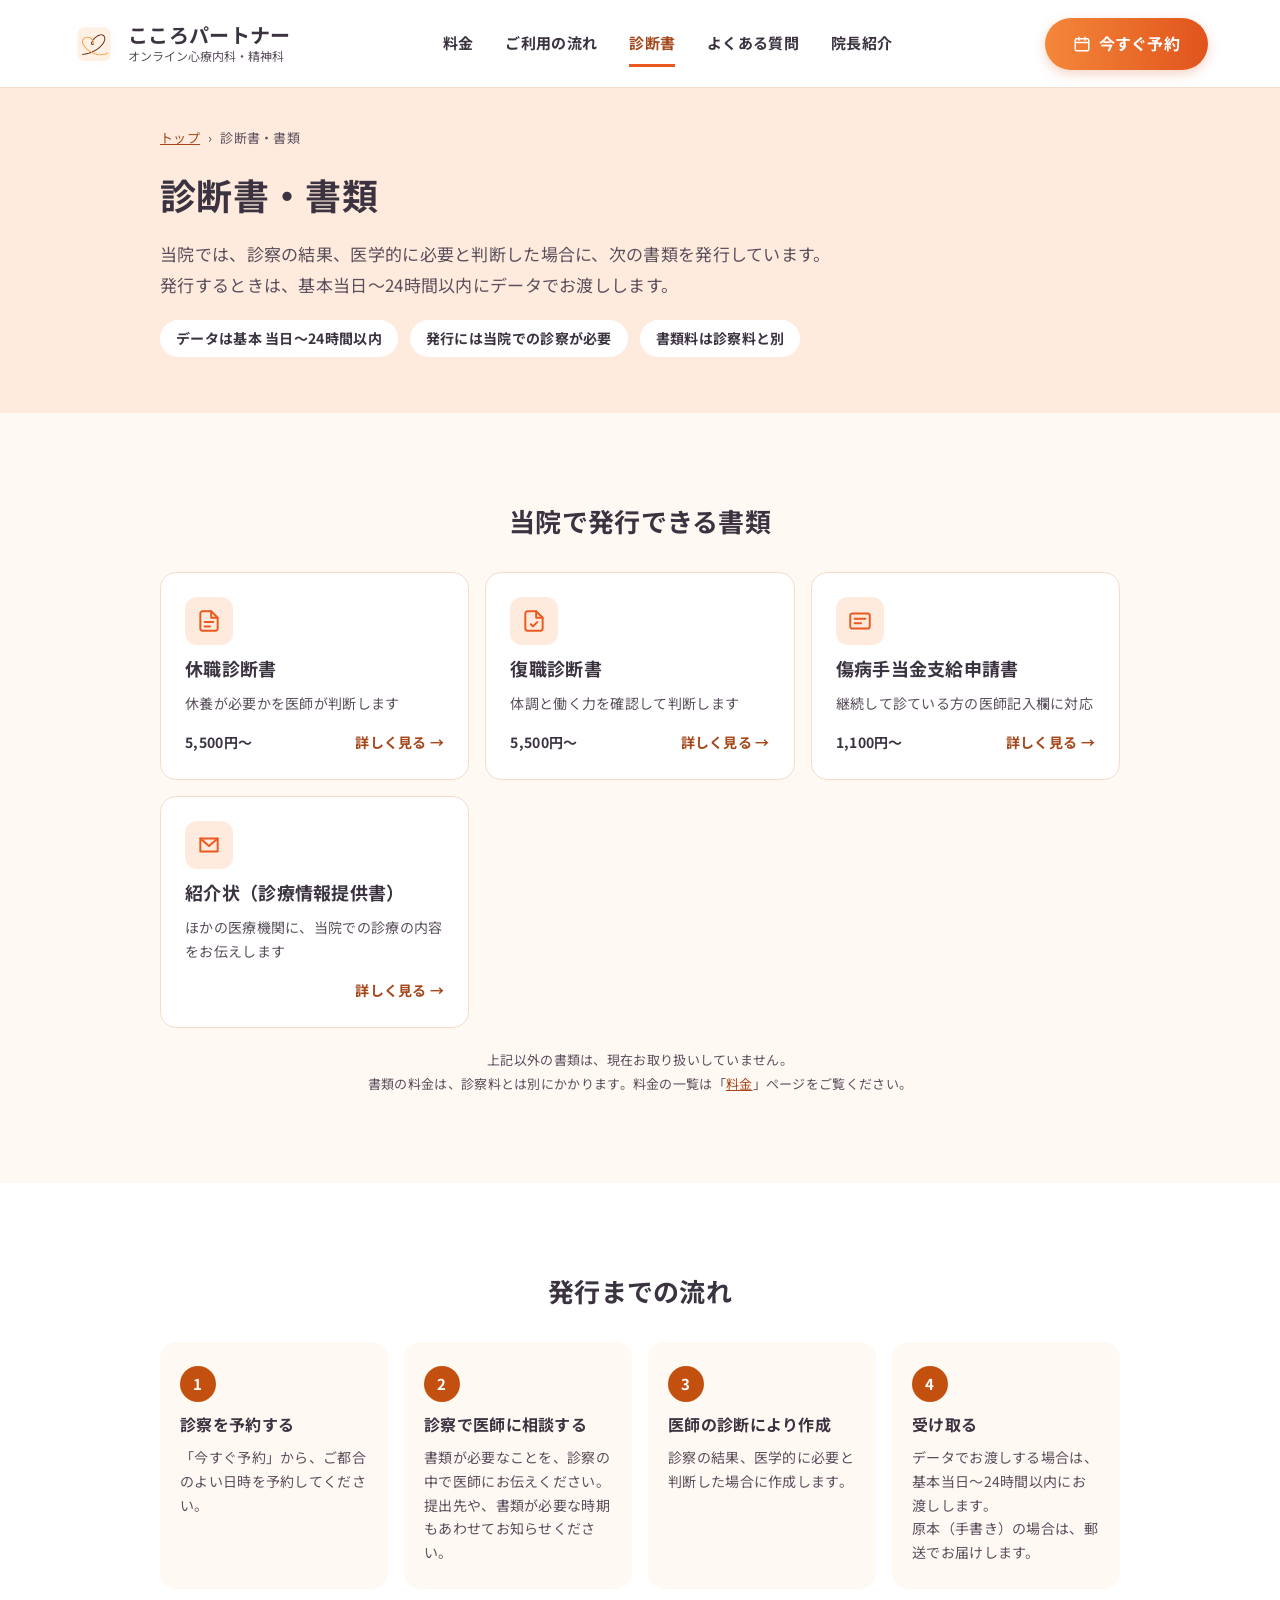
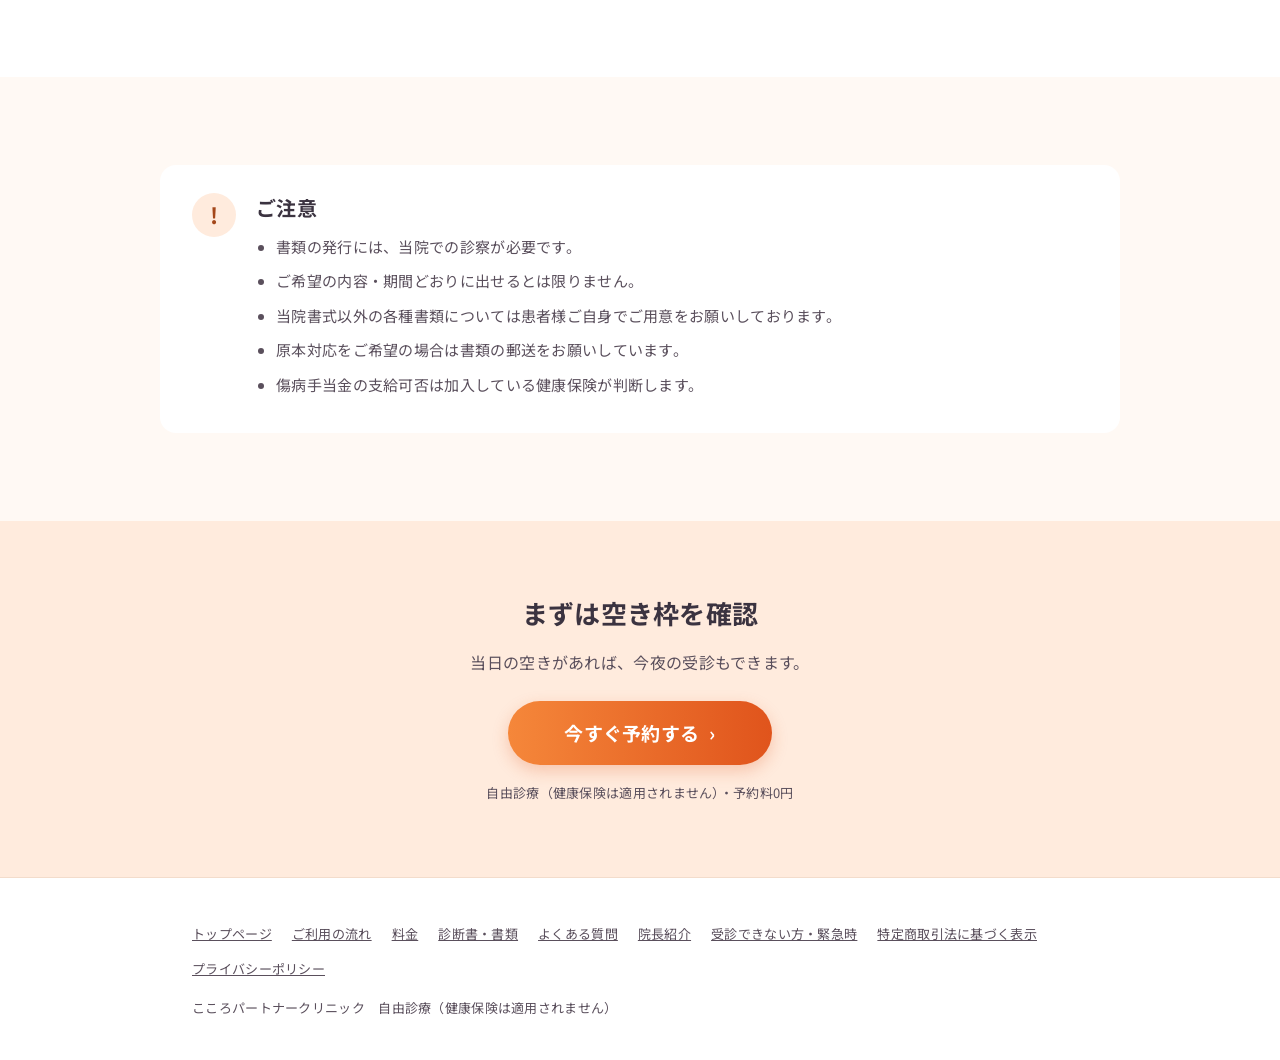
<file: documents.html>
<!doctype html>
<html lang="ja">
<head>
<meta charset="utf-8">
<meta name="viewport" content="width=device-width, initial-scale=1">
<title>診断書・書類｜休職・復職の診断書、傷病手当金の申請書｜こころパートナークリニック</title>
<meta name="description" content="こころパートナークリニックで発行できる診断書・書類のご案内です。休職診断書、復職診断書、傷病手当金支給申請書、紹介状について、発行の条件や流れ、料金をご説明します。">
<link rel="canonical" href="https://kokoro-partner.jp/documents.html">

<!-- OGP -->
<meta property="og:type" content="website">
<meta property="og:url" content="https://kokoro-partner.jp/documents.html">
<meta property="og:title" content="診断書・書類｜休職・復職の診断書、傷病手当金の申請書｜こころパートナークリニック">
<meta property="og:description" content="こころパートナークリニックで発行できる診断書・書類のご案内です。休職診断書、復職診断書、傷病手当金支給申請書、紹介状について、発行の条件や流れ、料金をご説明します。">
<meta property="og:site_name" content="こころパートナークリニック">
<meta property="og:locale" content="ja_JP">
<meta property="og:image" content="https://kokoro-partner.jp/images/ogp.jpg">
<meta property="og:image:width" content="1200">
<meta property="og:image:height" content="630">
<meta property="og:image:alt" content="しんどい夜に、スマホで話せる心のクリニック。こころパートナークリニック 院長 竹田美香医師">
<meta name="twitter:card" content="summary_large_image">
<link rel="icon" href="images/favicon.png" sizes="any">
<link rel="apple-touch-icon" href="images/apple-touch-icon.png">
<link rel="preconnect" href="https://fonts.googleapis.com">
<link rel="preconnect" href="https://fonts.gstatic.com" crossorigin>
<link rel="preload" as="style" href="https://fonts.googleapis.com/css2?family=Noto+Sans+JP:wght@400;500;700&amp;display=swap">
<link rel="stylesheet" href="https://fonts.googleapis.com/css2?family=Noto+Sans+JP:wght@400;500;700&amp;display=swap" media="print" onload="this.media='all'">
<noscript><link rel="stylesheet" href="https://fonts.googleapis.com/css2?family=Noto+Sans+JP:wght@400;500;700&amp;display=swap"></noscript>
<link rel="stylesheet" href="site.css">
<style>
*{box-sizing:border-box}
body{margin:0;background:var(--c-bg);color:var(--c-ink);line-height:1.8;font-size:15px;font-weight:400;letter-spacing:.02em;font-family:var(--font)}
h1,h2,h3{font-weight:700;color:var(--c-ink)}
a{color:var(--c-accent)}
a:hover{color:#7A3210}
.wrap{max-width:var(--w-content);margin:0 auto;padding:0 32px}
h2{font-size:26px;line-height:1.5}
h3{font-size:18px;line-height:1.5}
p,li{color:var(--c-text)}
ul,ol{padding-left:22px}
li{margin-bottom:6px}
.note{font-size:13px;color:var(--c-text)}
@media(max-width:767px){
  .wrap{padding:0 20px}
  h2{font-size:22px}
  h3{font-size:17px}
}
/* 項目名｜内容 の表（書類の概要など） */
.spec{width:100%;max-width:760px;border-collapse:collapse;font-size:15px;margin:16px 0;background:#fff;border-radius:16px;overflow:hidden}
.spec th,.spec td{border-bottom:1px solid #EFE2D6;padding:12px 16px;text-align:left;vertical-align:top}
.spec th{background:#FFF1E4;color:#3B3340;width:32%;white-space:nowrap}
.spec tr:last-child th,.spec tr:last-child td{border-bottom:none}
footer{background:#fff;border-top:1px solid var(--c-line);padding:40px 0;font-size:13px;color:var(--c-text)}
.ft-links{display:flex;flex-wrap:wrap;gap:4px 20px}
.ft-links a{color:var(--c-text);display:inline-block;padding:4px 0}
@media(max-width:640px){
  .spec th,.spec td{display:block;width:100%;white-space:normal}
  .spec th{border-bottom:none;padding-bottom:6px}
  .spec tr:last-child th{border-bottom:none}
}
/* ===== 新しいレイアウト（UI改善 2026-11）：セクション・カード ===== */
.sec{padding:88px 32px}
.sec--white{background:#fff}
.sec--flush{padding-top:0}
.sec__in{max-width:var(--w-content);margin:0 auto;display:flex;flex-direction:column;gap:32px}
.sec-head{text-align:center;display:flex;flex-direction:column;gap:8px;align-items:center}
.sec-head h2{margin:0}
.sec-head p{margin:0}
.sec h3{margin:0}
.sec ul,.sec ol,.sec dl{margin:0}
.ico{display:flex;align-items:center;justify-content:center;flex:0 0 auto;border-radius:999px;background:var(--c-peach)}
.hero-alert{margin:0;font-size:14px;color:var(--c-text)}
.hero-alert a{font-weight:700}
/* ステップの一覧 */
.ov{list-style:none;padding:0;display:grid;grid-template-columns:repeat(auto-fit,minmax(150px,1fr));gap:16px;counter-reset:ov}
.ov li{margin:0;background:#fff;border-radius:16px;padding:24px 16px;display:flex;flex-direction:column;align-items:center;gap:10px;text-align:center;counter-increment:ov}
.ov__step{font-size:12px;font-weight:700;color:var(--c-accent)}
.ov .ico{width:56px;height:56px}
.ov__name{font-size:16px;font-weight:700;color:var(--c-ink);line-height:1.5}
.ov__sub{font-size:13px;line-height:1.6;color:var(--c-text)}
/* ステップの詳細（写真つきの横長カード） */
.steps-detail{display:flex;flex-direction:column;gap:24px;margin-top:16px}
.step-card{background:#fff;border-radius:20px;padding:32px;display:grid;grid-template-columns:240px 1fr;
  grid-template-areas:"photo head" "photo body";grid-template-rows:auto 1fr;gap:14px 32px;align-items:start}
.step-card__photo{grid-area:photo;width:240px;height:180px;object-fit:cover;border-radius:14px;background:var(--c-photo);display:block}
.step-card__head{grid-area:head;display:flex;flex-direction:column;gap:14px}
.step-card__body{grid-area:body;display:flex;flex-direction:column;gap:14px;min-width:0}
.badges{display:flex;align-items:center;gap:10px;flex-wrap:wrap}
.badge{background:var(--c-orange-deep);color:#fff;font-size:13px;font-weight:700;border-radius:6px;padding:4px 10px;line-height:1.5}
.tag{background:var(--c-peach);color:var(--c-accent);font-size:12px;font-weight:700;border-radius:999px;padding:4px 10px;line-height:1.5}
.step-card h3{font-size:20px}
.step-card ul{padding-left:20px}
.step-card li{margin-bottom:4px}
.step-card strong{color:var(--c-ink)}
.link-more{font-size:14px;font-weight:700}
/* 開閉する補足 */
.more-info{border-top:1px solid var(--c-line);padding-top:4px}
.more-info summary{display:flex;align-items:center;gap:6px;min-height:44px;font-size:14px;font-weight:700;color:var(--c-accent)}
.more-info summary svg{flex:0 0 auto;transition:transform .2s}
.more-info[open] summary svg{transform:rotate(180deg)}
.more-info p{margin:4px 0 8px;font-size:14px;line-height:1.8}
/* アイコンつきのタイル */
.tiles{list-style:none;padding:0;display:grid;grid-template-columns:repeat(auto-fit,minmax(170px,1fr));gap:16px}
.tiles li{margin:0;background:var(--c-bg);border-radius:16px;padding:24px 16px;display:flex;flex-direction:column;align-items:center;gap:12px;text-align:center}
.tiles b{font-size:15px;line-height:1.5;color:var(--c-ink)}
.tiles span{font-size:13px;line-height:1.6;color:var(--c-text)}
/* 緊急時 */
.alert-119{background:var(--c-alert-bg);border:2px solid var(--c-alert);border-radius:16px;padding:24px 28px;display:flex;gap:20px;align-items:center}
.alert-119__badge{flex:0 0 auto;width:64px;height:64px;border-radius:999px;background:var(--c-alert);color:#fff;display:flex;align-items:center;justify-content:center;font-size:20px;font-weight:700}
.alert-119 h3{font-size:18px;color:var(--c-alert-text);margin:0 0 6px}
.alert-119 h3 a{color:var(--c-alert-text)}
.alert-119 p{margin:0;font-size:14px;line-height:1.8}
.grid-2{display:grid;grid-template-columns:repeat(auto-fit,minmax(300px,1fr));gap:20px}
.card{background:#fff;border-radius:16px;padding:28px;display:flex;flex-direction:column;gap:12px;min-width:0}
.card > p{margin:0;font-size:14px;line-height:1.7}
.card ul{padding-left:20px}
.card li{color:var(--c-ink);margin-bottom:2px}
.tel-list > div{display:flex;justify-content:space-between;align-items:center;gap:12px;padding:6px 0;border-bottom:1px solid var(--c-line)}
.tel-list > div:last-child{border-bottom:0}
.tel-list dt{font-size:14px;line-height:1.6}
.tel-list dt small{display:block;font-size:12px;color:var(--c-text)}
.tel-list dd{margin:0;font-size:15px;font-weight:700;white-space:nowrap}
.tel-list dd a{display:inline-block;padding:8px 0}
/* ほかのページへのリンクカード */
.link-card{box-sizing:border-box;width:100%;max-width:var(--w-content);margin:0 auto;background:#fff;border:1px solid var(--c-line);border-radius:16px;
  padding:24px 28px;display:flex;align-items:center;gap:16px;text-decoration:none;color:var(--c-ink)}
.link-card:hover{border-color:#FFD0AE;color:var(--c-ink)}
.link-card__q{width:44px;height:44px;border-radius:999px;background:var(--c-peach);color:var(--c-accent);font-weight:700;font-size:18px;
  display:flex;align-items:center;justify-content:center;flex:0 0 auto}
.link-card__text{display:flex;flex-direction:column;gap:4px;flex:1}
.link-card__text b{font-size:17px}
.link-card__text span{font-size:14px;color:var(--c-text)}
.link-card__arrow{font-size:22px;color:var(--c-accent)}
@media (max-width:767px){
  .sec{padding:48px 20px}
  .sec--flush{padding-top:0}
  .sec__in{gap:20px}
  .ov{display:block;background:#fff;border-radius:16px}
  .ov li{flex-direction:row;padding:12px 16px;gap:12px;text-align:left;border-bottom:1px solid var(--c-line);border-radius:0;background:none}
  .ov li:last-child{border-bottom:0}
  .ov__step,.ov .ico{display:none}
  .ov li::before{content:counter(ov);flex:0 0 28px;height:28px;border-radius:999px;background:var(--c-orange-deep);color:#fff;
    font-size:13px;font-weight:700;display:flex;align-items:center;justify-content:center}
  .ov__name{flex:1;font-size:15px}
  .ov__sub{font-size:12px}
  .steps-detail{gap:14px;margin-top:8px}
  .step-card{padding:18px;border-radius:16px;grid-template-columns:72px 1fr;grid-template-areas:"photo head" "body body";
    grid-template-rows:auto auto;gap:12px;align-items:center}
  .step-card__photo{width:72px;height:72px;border-radius:12px}
  .step-card__head{gap:4px}
  .step-card__body{gap:8px}
  .badges{gap:6px}
  .badge,.tag{font-size:11px;padding:2px 8px}
  .step-card h3{font-size:17px}
  .step-card ul{font-size:14px;line-height:1.75;padding-left:18px}
  .tiles{grid-template-columns:1fr;gap:8px}
  .tiles li{display:grid;grid-template-columns:32px 1fr;column-gap:14px;row-gap:2px;align-items:center;text-align:left;padding:14px 16px}
  .tiles li svg{grid-row:span 2}
  .alert-119{padding:16px;gap:14px;align-items:flex-start}
  .alert-119__badge{width:48px;height:48px;font-size:16px}
  .alert-119 h3{font-size:16px}
  .card{padding:20px}
  .link-card{padding:18px 20px}
}
/* 料金：見出し帯の料金タイル */
.price-tiles{list-style:none;margin:8px 0 0;padding:0;display:grid;grid-template-columns:repeat(auto-fit,minmax(200px,1fr));gap:16px}
.price-tiles li{margin:0;background:#fff;border:2px solid transparent;border-radius:16px;padding:22px;display:flex;flex-direction:column;gap:6px}
.price-tiles li.is-main{border-color:var(--c-orange)}
.price-tiles__label{font-size:14px;font-weight:700;color:var(--c-text)}
.price-tiles li.is-main .price-tiles__label{color:var(--c-accent)}
.price-tiles__num{font-size:34px;font-weight:700;line-height:1.2;color:var(--c-ink)}
.price-tiles__num small{font-size:16px}
.price-tiles__num--text{font-size:26px;line-height:1.5}
.price-tiles__sub{font-size:12px;color:var(--c-text)}
/* 料金の行（項目名と金額の左右配置） */
.grid-2--wide{grid-template-columns:repeat(auto-fit,minmax(320px,1fr))}
.fee-card{gap:8px}
.fee-card h3{margin:0 0 4px}
.fee-row{display:flex;justify-content:space-between;align-items:baseline;gap:12px;padding:12px 0;border-bottom:1px solid var(--c-line);font-size:15px;color:var(--c-ink)}
.fee-row:last-child{border-bottom:0}
.fee-row b{white-space:nowrap}
.more-info--box{background:#fff;border-top:0;border-radius:12px;padding:4px 20px}
.more-info--box summary{min-height:48px}
.more-info--box ul{margin:0 0 16px;padding-left:0;list-style:none;font-size:14px;line-height:1.8}
.more-info--box li{padding-left:1em;text-indent:-1em}
.link-more--center{align-self:center}
/* アイコンつきの情報カード */
.info-cards{list-style:none;padding:0;display:grid;grid-template-columns:repeat(auto-fit,minmax(210px,1fr));gap:16px}
.info-cards li{margin:0;background:var(--c-bg);border-radius:16px;padding:24px;display:flex;flex-direction:column;gap:10px}
.info-cards b{font-size:16px;color:var(--c-ink)}
.info-cards span{font-size:14px;line-height:1.7;color:var(--c-text)}
.note--center{margin:0;text-align:center;line-height:1.8}
.contact-strip{background:var(--c-bg);border-radius:12px;padding:18px 24px;display:flex;justify-content:center;flex-wrap:wrap;gap:8px 24px;font-size:14px;color:var(--c-text)}
.contact-strip b{color:var(--c-ink)}
.contact-strip a{overflow-wrap:anywhere}
@media (max-width:767px){
  .price-tiles{grid-template-columns:1fr 1fr;gap:10px}
  .price-tiles li{padding:14px}
  .price-tiles__label{font-size:12px}
  .price-tiles__num{font-size:28px}
  .price-tiles__num--text{font-size:22px;line-height:1.45}
  .price-tiles__sub{font-size:11px}
  .grid-2--wide{grid-template-columns:1fr}
  .fee-row{font-size:14px}
  .info-cards{grid-template-columns:1fr;gap:10px}
  .info-cards li{display:grid;grid-template-columns:32px 1fr;column-gap:14px;row-gap:4px;padding:16px}
  .info-cards li svg{grid-row:span 2}
  .contact-strip{flex-direction:column;align-items:center;text-align:center;gap:4px}
}
/* 診断書：書類カード（カード全体がリンク） */
.doc-cards{display:grid;grid-template-columns:repeat(auto-fit,minmax(280px,1fr));gap:16px}
.doc-card{background:#fff;border:1px solid var(--c-line);border-radius:16px;padding:24px;display:flex;flex-direction:column;gap:10px;text-decoration:none;color:var(--c-ink)}
.doc-card:hover{border-color:#FFD0AE;color:var(--c-ink)}
.doc-card__ico{width:48px;height:48px;border-radius:12px;background:var(--c-peach);display:flex;align-items:center;justify-content:center}
.doc-card__name{font-size:18px;font-weight:700;line-height:1.5}
.doc-card__desc{flex:1;font-size:14px;line-height:1.7;color:var(--c-text)}
.doc-card__foot{display:flex;justify-content:space-between;align-items:center;gap:12px;margin-top:4px;font-size:14px;font-weight:700}
.doc-card__more{margin-left:auto;color:var(--c-accent)}
/* 番号つきの手順カード（発行までの流れ） */
.num-steps{list-style:none;padding:0;display:grid;grid-template-columns:repeat(auto-fit,minmax(200px,1fr));gap:16px;counter-reset:ns}
.num-steps li{margin:0;background:var(--c-bg);border-radius:16px;padding:24px 20px;display:flex;flex-direction:column;gap:10px;counter-increment:ns}
.num-steps li::before{content:counter(ns);width:36px;height:36px;border-radius:999px;background:var(--c-orange-deep);color:#fff;font-weight:700;
  display:flex;align-items:center;justify-content:center}
.num-steps b{font-size:16px;line-height:1.5;color:var(--c-ink)}
.num-steps span{font-size:14px;line-height:1.7;color:var(--c-text)}
/* ご注意（畳まない） */
.notice-card{background:#fff;border-radius:16px;padding:28px 32px;display:flex;gap:20px}
.notice-card__ico{flex:0 0 auto;width:44px;height:44px;border-radius:999px;background:var(--c-peach);color:var(--c-accent);font-size:22px;font-weight:700;
  display:flex;align-items:center;justify-content:center}
.notice-card > div{flex:1;display:flex;flex-direction:column;gap:10px;min-width:0}
.notice-card h2{margin:0;font-size:20px}
.notice-card ul{padding-left:20px;line-height:1.9}
/* 書類の詳細ページ */
.sec .spec{max-width:none;margin:0}
.prose-card p{margin:0;font-size:15px;line-height:1.8}
.prose-card p + p{margin-top:12px}
.prose-card ul{padding-left:20px}
.prose-card li{color:var(--c-ink)}
.related ul{padding-left:20px}
.related li{margin-bottom:4px}
.sec__in > .note{margin:-12px 0 0}
.sec__in > .sec-head:not(:first-child){margin-top:32px}
@media (max-width:767px){
  .doc-cards{grid-template-columns:1fr;gap:12px}
  .doc-card{padding:20px}
  .num-steps{grid-template-columns:1fr;gap:10px}
  .num-steps li{display:grid;grid-template-columns:32px 1fr;column-gap:14px;row-gap:2px;padding:16px}
  .num-steps li::before{width:32px;height:32px;grid-row:span 2}
  .notice-card{position:relative;padding:20px}
  .notice-card__ico{position:absolute;top:18px;left:20px;width:32px;height:32px;font-size:17px}
  .notice-card h2{font-size:18px;min-height:32px;display:flex;align-items:center;padding-left:44px}
  .sec__in > .note{margin-top:-8px}
}
/* よくある質問 */
.faq-cats{display:grid;grid-template-columns:repeat(auto-fit,minmax(160px,1fr));gap:12px;margin-top:8px}
.faq-cats a{background:#fff;border-radius:14px;padding:18px 12px;display:flex;flex-direction:column;align-items:center;gap:8px;
  text-decoration:none;color:var(--c-ink);font-size:14px;font-weight:700;text-align:center;border:1px solid transparent}
.faq-cats a:hover{border-color:#FFD0AE;color:var(--c-ink)}
.sec--faq{padding-top:64px}
.faq-wrap{max-width:820px;gap:56px}
.faq-cat{display:flex;flex-direction:column;gap:12px}
.faq-cat h2{margin:0 0 4px;font-size:24px;display:flex;align-items:center;gap:10px}
.faq-cat h2::before{content:"";flex:0 0 6px;height:24px;border-radius:3px;background:var(--c-orange)}
.faq-item{background:#fff;border-radius:14px;padding:0 24px}
.faq-item summary{min-height:64px;display:flex;align-items:center;gap:14px;font-size:16px;font-weight:700;color:var(--c-ink);padding:10px 0}
.faq-item__q{flex:0 0 auto;width:30px;height:30px;border-radius:999px;background:var(--c-orange-deep);color:#fff;font-size:14px;
  display:flex;align-items:center;justify-content:center}
.faq-item__text{flex:1;line-height:1.6}
.faq-item__pm{flex:0 0 auto;color:var(--c-accent);font-size:18px}
.faq-item__pm::after{content:"＋"}
.faq-item[open] .faq-item__pm::after{content:"－"}
.faq-item__a{padding:0 0 20px 44px}
.faq-item__a p{margin:0;font-size:15px;line-height:1.8}
.faq-cat__more{margin:0;align-self:flex-end;font-size:14px;font-weight:700}
.faq-contact{background:#fff;border:1px solid var(--c-line);border-radius:16px;padding:24px 28px;display:flex;flex-direction:column;gap:6px;align-items:center;text-align:center}
.faq-contact b{font-size:16px;color:var(--c-ink)}
.faq-contact span{font-size:14px;line-height:1.8;color:var(--c-text)}
.faq-contact a{overflow-wrap:anywhere}
@media (max-width:767px){
  .faq-cats{grid-template-columns:1fr 1fr;gap:8px}
  .faq-cats a{flex-direction:row;justify-content:flex-start;min-height:48px;padding:10px 12px;font-size:13px;gap:8px;text-align:left}
  .faq-cats svg{flex:0 0 22px;width:22px;height:22px}
  .sec--faq{padding-top:40px}
  .faq-wrap{gap:40px}
  .faq-cat h2{font-size:20px}
  .faq-cat h2::before{height:20px}
  .faq-item{padding:0 16px}
  .faq-item summary{min-height:56px;gap:10px;font-size:15px}
  .faq-item__q{width:26px;height:26px;font-size:13px}
  .faq-item__a{padding:0 0 16px 36px}
  .faq-item__a p{font-size:14px}
  .faq-contact{padding:20px}
}
/* 院長紹介 */
.page-hero--profile{padding-bottom:64px}
.page-hero--profile .page-hero__in{gap:28px}
.profile{display:flex;align-items:center;gap:48px}
.profile__photo{flex:0 0 280px;width:280px;height:280px;border-radius:999px;border:8px solid #fff;object-fit:cover;object-position:50% 20%;background:var(--c-photo);display:block}
.profile__text{flex:1;display:flex;flex-direction:column;gap:14px;min-width:0}
.profile h1{margin:0;font-size:36px;line-height:1.3}
.profile h1 span{font-size:18px;font-weight:500}
.profile__meta{margin:0;font-size:14px;color:var(--c-text)}
.chips--sm{gap:8px}
.chips--sm li{padding:8px 14px;font-size:13px}
.msg-wrap{max-width:820px;gap:24px}
.msg-card{background:#fff;border-radius:20px;padding:44px 48px;display:flex;flex-direction:column;gap:18px}
.msg-card p{margin:0;font-size:16px;line-height:2}
.msg-card .msg-card__first{font-size:18px;font-weight:500;color:var(--c-ink)}
.msg-card .msg-card__sign{margin-top:8px;font-size:15px;font-weight:700;text-align:right;color:var(--c-ink)}
.career{flex-direction:row;flex-wrap:wrap;gap:56px}
.career__text{flex:1 1 380px;display:flex;flex-direction:column;gap:16px}
.career__text h2{margin:0}
.career__text p{margin:0;line-height:1.9}
.career__box{background:var(--c-bg);border-radius:14px;padding:20px;display:flex;flex-direction:column;gap:8px;margin-top:8px}
.career__box b{font-size:14px;color:var(--c-ink)}
.career__box span{font-size:14px;line-height:1.8;color:var(--c-text)}
.timeline{flex:1 1 380px;list-style:none;margin:0;padding:0 0 0 24px;border-left:2px solid var(--c-line);display:flex;flex-direction:column;gap:22px}
.timeline li{position:relative;margin:0;display:flex;flex-direction:column;gap:2px;font-size:15px;color:var(--c-ink)}
.timeline li::before{content:"";position:absolute;left:-32px;top:6px;width:14px;height:14px;border-radius:999px;background:#fff;border:3px solid var(--c-orange);box-sizing:border-box}
.timeline li.is-now{font-weight:700}
.timeline li.is-now::before{background:var(--c-orange)}
.timeline span{font-size:14px;font-weight:700;color:var(--c-accent)}
@media (max-width:767px){
  .page-hero--profile{padding-bottom:36px}
  .page-hero--profile .page-hero__in{gap:20px}
  .profile{flex-direction:column;gap:20px;text-align:center}
  .profile__photo{flex:none;width:200px;height:200px;border-width:6px}
  .profile__text{align-items:center;gap:10px}
  .profile h1{font-size:28px}
  .profile .chips{justify-content:center}
  .msg-card{padding:28px 22px;gap:14px}
  .msg-card p{font-size:15px;line-height:1.9}
  .msg-card .msg-card__first{font-size:17px}
  .msg-card svg{width:32px;height:32px}
  .career{gap:36px}
  .career__text,.timeline{flex-basis:100%}
}
/* 未確定の情報（公開前に必ず埋めるか削除する） */
.todo{background:#FFF3B0;color:#6B4E00;font-weight:700;padding:0 4px;border-radius:4px}
</style>

<script type="application/ld+json">
{
  "@context": "https://schema.org",
  "@graph": [
    {
      "@type": "WebPage",
      "@id": "https://kokoro-partner.jp/documents.html",
      "url": "https://kokoro-partner.jp/documents.html",
      "name": "診断書・書類｜休職・復職の診断書、傷病手当金の申請書｜こころパートナークリニック",
      "description": "こころパートナークリニックで発行できる診断書・書類のご案内です。休職診断書、復職診断書、傷病手当金支給申請書、紹介状について、発行の条件や流れ、料金をご説明します。",
      "inLanguage": "ja",
      "isPartOf": {
        "@id": "https://kokoro-partner.jp/#website"
      },
      "about": {
        "@id": "https://kokoro-partner.jp/#clinic"
      },
      "breadcrumb": {
        "@id": "https://kokoro-partner.jp/documents.html#breadcrumb"
      }
    },
    {
      "@type": "BreadcrumbList",
      "@id": "https://kokoro-partner.jp/documents.html#breadcrumb",
      "itemListElement": [
        {
          "@type": "ListItem",
          "position": 1,
          "name": "こころパートナークリニック",
          "item": "https://kokoro-partner.jp/"
        },
        {
          "@type": "ListItem",
          "position": 2,
          "name": "診断書・書類"
        }
      ]
    }
  ]
}
</script>
<!-- Google tag (gtag.js) -->
<script async src="https://www.googletagmanager.com/gtag/js?id=G-E3QCNF71B0"></script>
<script>
  window.dataLayer = window.dataLayer || [];
  function gtag(){dataLayer.push(arguments);}
  gtag('js', new Date());
  gtag('config', 'G-E3QCNF71B0');
</script>
</head>

<body class="has-reserve-bar">

<!--SITE-HEADER-->
<header class="site-header">
  <div class="site-header__in">
    <a class="site-logo" href="index.html">
      <img src="images/kokoropartner_logo.png" alt="" width="44" height="44">
      <span class="site-logo__text"><span class="site-logo__name">こころパートナー</span><span class="site-logo__sub">オンライン心療内科・精神科</span></span>
    </a>
    <nav class="site-nav" aria-label="メインメニュー">
      <a href="price.html">料金</a>
      <a href="flow.html">ご利用の流れ</a>
      <a href="documents.html" aria-current="page">診断書</a>
      <a href="faq.html">よくある質問</a>
      <a href="doctor.html">院長紹介</a>
    </nav>
    <a class="btn-reserve site-header__cta" href="#" data-reserve><svg aria-hidden="true" width="18" height="18" viewBox="0 0 24 24" fill="none" stroke="currentColor" stroke-width="2" stroke-linecap="round" stroke-linejoin="round"><rect x="3" y="5" width="18" height="16" rx="2"></rect><path d="M16 3v4M8 3v4M3 10h18"></path></svg>今すぐ予約</a>
    <button class="menu-btn" type="button" aria-expanded="false" aria-controls="site-menu" aria-label="メニューを開く">
      <svg class="i-open" aria-hidden="true" width="22" height="22" viewBox="0 0 24 24" fill="none" stroke="currentColor" stroke-width="2.2" stroke-linecap="round"><path d="M4 7h16M4 12h16M4 17h16"></path></svg>
      <svg class="i-close" aria-hidden="true" width="22" height="22" viewBox="0 0 24 24" fill="none" stroke="currentColor" stroke-width="2.2" stroke-linecap="round"><path d="M6 6l12 12M18 6L6 18"></path></svg>
      <span>MENU</span>
    </button>
  </div>
  <nav class="site-menu" id="site-menu" aria-label="メニュー" hidden>
    <div class="site-menu__in">
      <a class="site-menu__link" href="price.html">料金<span aria-hidden="true">›</span></a>
      <a class="site-menu__link" href="flow.html">ご利用の流れ<span aria-hidden="true">›</span></a>
      <a class="site-menu__link" href="documents.html" aria-current="page">診断書・書類（表示中）<span aria-hidden="true">›</span></a>
      <a class="site-menu__link" href="faq.html">よくある質問<span aria-hidden="true">›</span></a>
      <a class="site-menu__link" href="doctor.html">院長紹介<span aria-hidden="true">›</span></a>
      <a class="site-menu__link site-menu__alert" href="flow.html#emergency">受診できない方・緊急時<span aria-hidden="true">›</span></a>
      <a class="btn-reserve" href="#" data-reserve>今すぐ予約する</a>
      <p class="site-menu__note">平日 20:30〜22:00・自由診療</p>
    </div>
  </nav>
</header>
<!--/SITE-HEADER-->

<section class="page-hero">
  <div class="page-hero__in">
    <nav class="crumb" aria-label="パンくずリスト"><a href="index.html">トップ</a><span aria-hidden="true">›</span><span aria-current="page">診断書・書類</span></nav>
    <h1>診断書・書類</h1>
<p class="lead">当院では、診察の結果、医学的に必要と判断した場合に、次の書類を発行しています。<br>
発行するときは、基本当日〜24時間以内にデータでお渡しします。</p>
<ul class="chips">
  <li>データは基本 当日〜24時間以内</li>
  <li>発行には当院での診察が必要</li>
  <li>書類料は診察料と別</li>
</ul>
  </div>
</section>

<main>

<section class="sec">
  <div class="sec__in">
    <div class="sec-head">
      <h2>当院で発行できる書類</h2>
    </div>
    <div class="doc-cards">
      <a class="doc-card" href="documents-leave.html">
        <span class="doc-card__ico"><svg aria-hidden="true" width="26" height="26" viewBox="0 0 24 24" fill="none" stroke="#EA5A1F" stroke-width="1.8" stroke-linecap="round" stroke-linejoin="round"><path d="M14 3H6a2 2 0 0 0-2 2v14a2 2 0 0 0 2 2h12a2 2 0 0 0 2-2V9z"></path><path d="M14 3v6h6M8 13h8M8 17h5"></path></svg></span>
        <span class="doc-card__name">休職診断書</span>
        <span class="doc-card__desc">休養が必要かを医師が判断します</span>
        <span class="doc-card__foot"><span>5,500円〜</span><span class="doc-card__more">詳しく見る →</span></span>
      </a>
      <a class="doc-card" href="documents-return.html">
        <span class="doc-card__ico"><svg aria-hidden="true" width="26" height="26" viewBox="0 0 24 24" fill="none" stroke="#EA5A1F" stroke-width="1.8" stroke-linecap="round" stroke-linejoin="round"><path d="M14 3H6a2 2 0 0 0-2 2v14a2 2 0 0 0 2 2h12a2 2 0 0 0 2-2V9z"></path><path d="M14 3v6h6M9 15l2 2 4-4"></path></svg></span>
        <span class="doc-card__name">復職診断書</span>
        <span class="doc-card__desc">体調と働く力を確認して判断します</span>
        <span class="doc-card__foot"><span>5,500円〜</span><span class="doc-card__more">詳しく見る →</span></span>
      </a>
      <a class="doc-card" href="documents-sickness.html">
        <span class="doc-card__ico"><svg aria-hidden="true" width="26" height="26" viewBox="0 0 24 24" fill="none" stroke="#EA5A1F" stroke-width="1.8" stroke-linecap="round" stroke-linejoin="round"><rect x="3" y="5" width="18" height="14" rx="2"></rect><path d="M7 10h10M7 14h6"></path></svg></span>
        <span class="doc-card__name">傷病手当金支給申請書</span>
        <span class="doc-card__desc">継続して診ている方の医師記入欄に対応</span>
        <span class="doc-card__foot"><span>1,100円〜</span><span class="doc-card__more">詳しく見る →</span></span>
      </a>
      <a class="doc-card" href="documents-referral.html">
        <span class="doc-card__ico"><svg aria-hidden="true" width="26" height="26" viewBox="0 0 24 24" fill="none" stroke="#EA5A1F" stroke-width="1.8" stroke-linecap="round" stroke-linejoin="round"><path d="M4 6h16v12H4z"></path><path d="M4 6l8 7 8-7"></path></svg></span>
        <span class="doc-card__name">紹介状（診療情報提供書）</span>
        <span class="doc-card__desc">ほかの医療機関に、当院での診療の内容をお伝えします</span>
        <span class="doc-card__foot"><span class="doc-card__more">詳しく見る →</span></span>
      </a>
    </div>
    <p class="note note--center">上記以外の書類は、現在お取り扱いしていません。<br>
    書類の料金は、診察料とは別にかかります。料金の一覧は「<a href="price.html">料金</a>」ページをご覧ください。</p>
  </div>
</section>

<section class="sec sec--white">
  <div class="sec__in">
    <div class="sec-head">
      <h2>発行までの流れ</h2>
    </div>
    <ol class="num-steps">
      <li><b>診察を予約する</b><span>「今すぐ予約」から、ご都合のよい日時を予約してください。</span></li>
      <li><b>診察で医師に相談する</b><span>書類が必要なことを、診察の中で医師にお伝えください。<br>提出先や、書類が必要な時期もあわせてお知らせください。</span></li>
      <li><b>医師の診断により作成</b><span>診察の結果、医学的に必要と判断した場合に作成します。</span></li>
      <li><b>受け取る</b><span>データでお渡しする場合は、基本当日〜24時間以内にお渡しします。<br>原本（手書き）の場合は、郵送でお届けします。</span></li>
    </ol>
  </div>
</section>

<section class="sec">
  <div class="sec__in">
    <div class="notice-card">
      <span class="notice-card__ico" aria-hidden="true">!</span>
      <div>
        <h2>ご注意</h2>
        <ul>
          <li>書類の発行には、当院での診察が必要です。</li>
          <li>ご希望の内容・期間どおりに出せるとは限りません。</li>
          <li>当院書式以外の各種書類については患者様ご自身でご用意をお願いしております。</li>
          <li>原本対応をご希望の場合は書類の郵送をお願いしています。</li>
          <li>傷病手当金の支給可否は加入している健康保険が判断します。</li>
        </ul>
      </div>
    </div>
  </div>
</section>

</main>

<section class="reserve-band">
  <div class="reserve-band__in">
    <h2>まずは空き枠を確認</h2>
    <p>当日の空きがあれば、今夜の受診もできます。</p>
    <a class="btn-reserve" href="#" data-reserve>今すぐ予約する<span aria-hidden="true">›</span></a>
    <small>自由診療（健康保険は適用されません）・予約料0円</small>
  </div>
</section>

<footer>
  <div class="wrap">
    <nav class="ft-links" aria-label="サイト内リンク">
      <a href="index.html">トップページ</a>
      <a href="flow.html">ご利用の流れ</a>
      <a href="price.html">料金</a>
      <a href="documents.html">診断書・書類</a>
      <a href="faq.html">よくある質問</a>
      <a href="doctor.html">院長紹介</a>
      <a href="flow.html#emergency">受診できない方・緊急時</a>
      <a href="tokushoho.html">特定商取引法に基づく表示</a>
      <a href="privacy.html">プライバシーポリシー</a>
    </nav>
    <div style="margin-top:12px">こころパートナークリニック　自由診療（健康保険は適用されません）</div>
  </div>
</footer>

<div class="reserve-bar">
  <a class="btn-reserve" href="#" data-reserve>今すぐ予約する</a>
  <small>初診 5,500円・自由診療（保険適用外）</small>
</div>

<script src="site.js"></script>
</body>
</html>
</file>
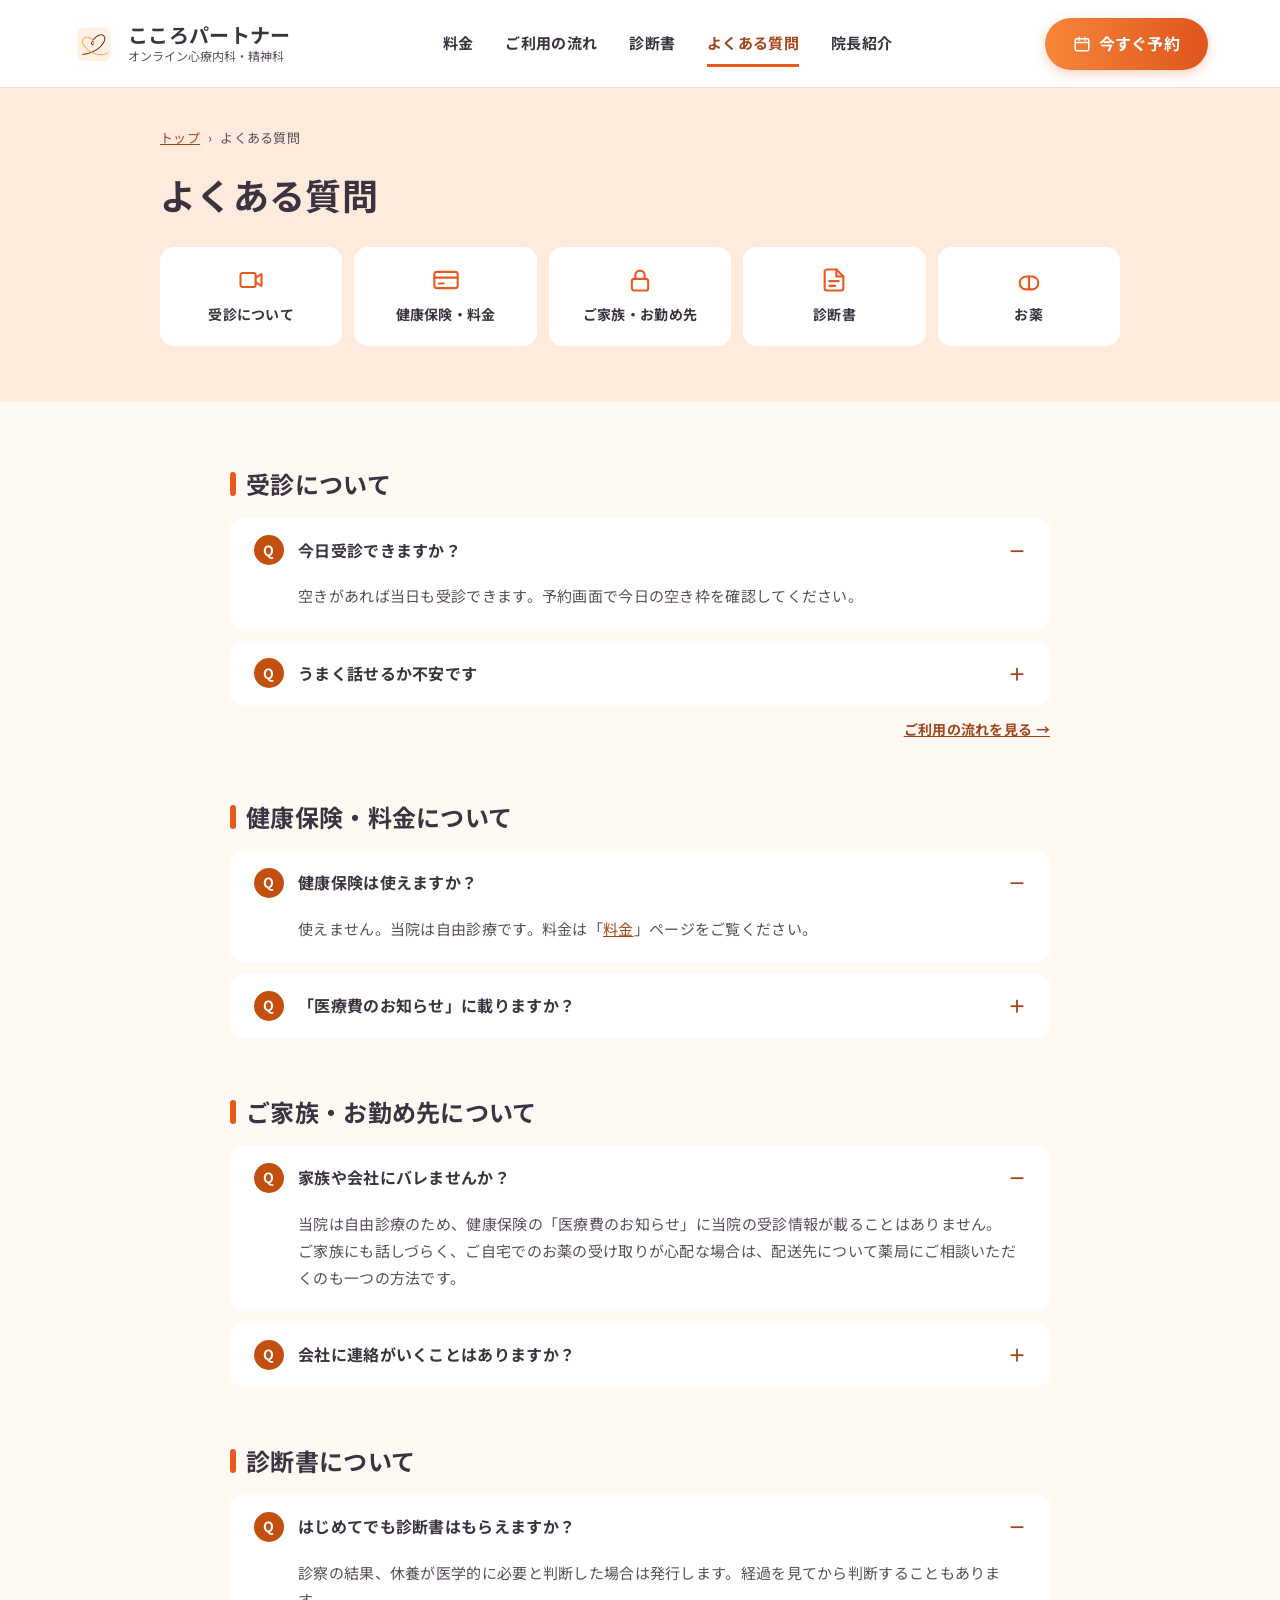
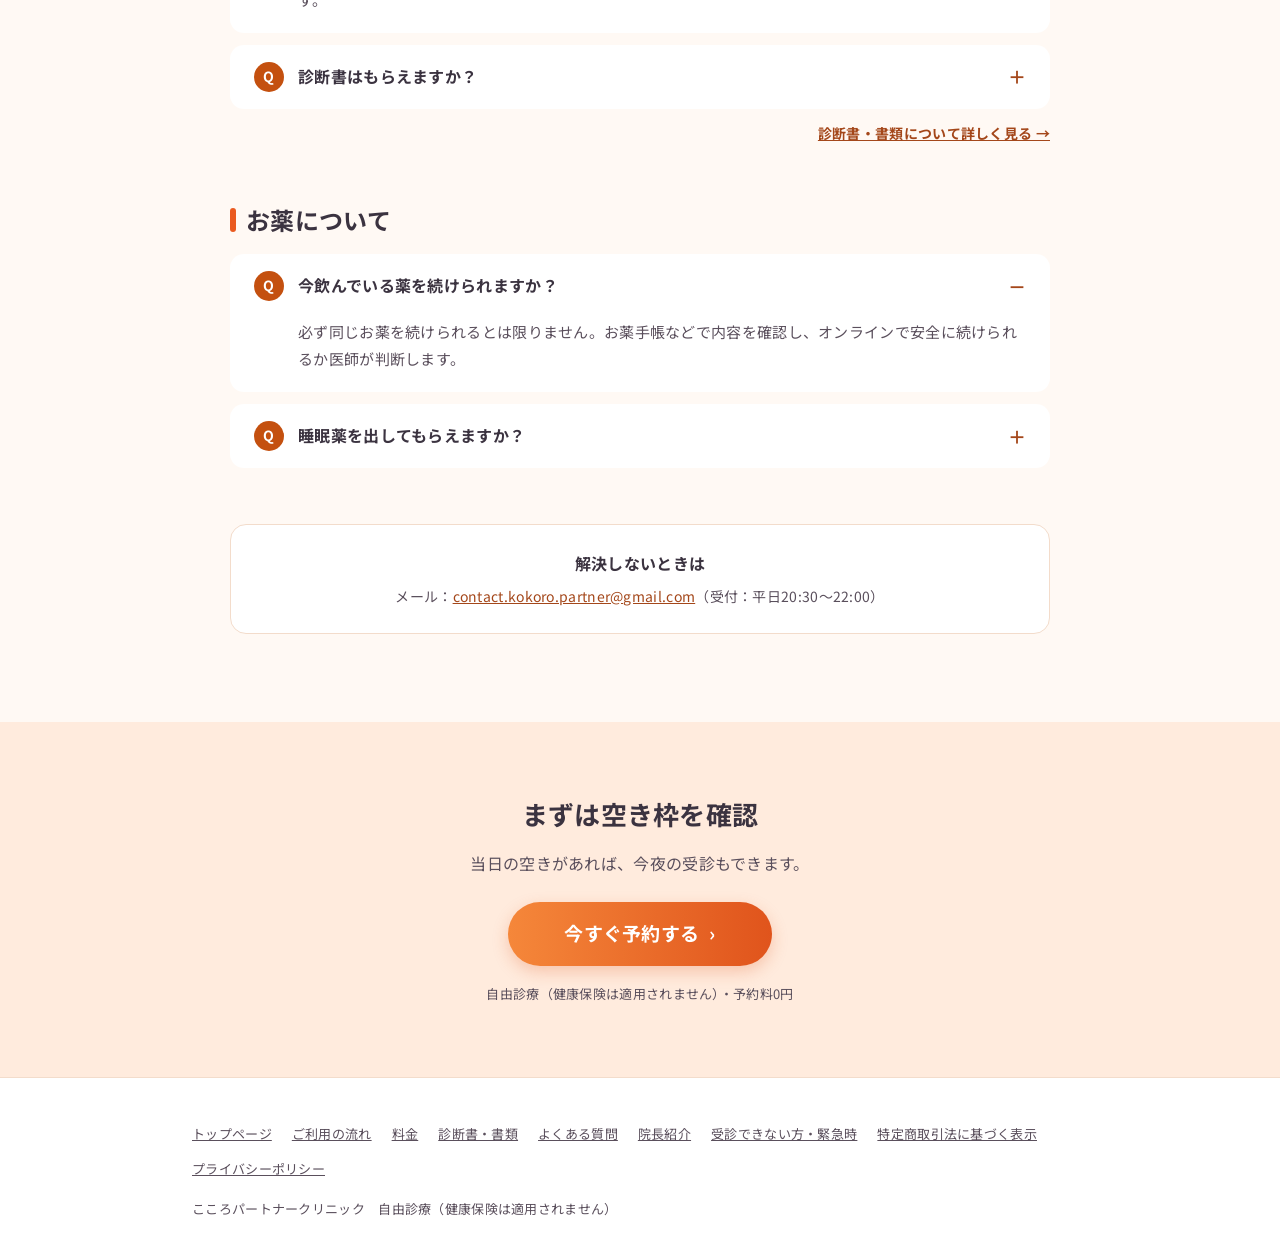
<file: faq.html>
<!doctype html>
<html lang="ja">
<head>
<meta charset="utf-8">
<meta name="viewport" content="width=device-width, initial-scale=1">
<title>よくある質問｜オンライン心療内科・精神科｜こころパートナークリニック</title>
<meta name="description" content="こころパートナークリニックによく寄せられるご質問をまとめています。受診の方法、健康保険や料金、ご家族やお勤め先との関係、診断書、お薬についてお答えします。">
<link rel="canonical" href="https://kokoro-partner.jp/faq.html">

<!-- OGP -->
<meta property="og:type" content="website">
<meta property="og:url" content="https://kokoro-partner.jp/faq.html">
<meta property="og:title" content="よくある質問｜オンライン心療内科・精神科｜こころパートナークリニック">
<meta property="og:description" content="こころパートナークリニックによく寄せられるご質問をまとめています。受診の方法、健康保険や料金、ご家族やお勤め先との関係、診断書、お薬についてお答えします。">
<meta property="og:site_name" content="こころパートナークリニック">
<meta property="og:locale" content="ja_JP">
<meta property="og:image" content="https://kokoro-partner.jp/images/ogp.jpg">
<meta property="og:image:width" content="1200">
<meta property="og:image:height" content="630">
<meta property="og:image:alt" content="しんどい夜に、スマホで話せる心のクリニック。こころパートナークリニック 院長 竹田美香医師">
<meta name="twitter:card" content="summary_large_image">
<link rel="icon" href="images/favicon.png" sizes="any">
<link rel="apple-touch-icon" href="images/apple-touch-icon.png">
<link rel="preconnect" href="https://fonts.googleapis.com">
<link rel="preconnect" href="https://fonts.gstatic.com" crossorigin>
<link rel="preload" as="style" href="https://fonts.googleapis.com/css2?family=Noto+Sans+JP:wght@400;500;700&amp;display=swap">
<link rel="stylesheet" href="https://fonts.googleapis.com/css2?family=Noto+Sans+JP:wght@400;500;700&amp;display=swap" media="print" onload="this.media='all'">
<noscript><link rel="stylesheet" href="https://fonts.googleapis.com/css2?family=Noto+Sans+JP:wght@400;500;700&amp;display=swap"></noscript>
<link rel="stylesheet" href="site.css">
<style>
*{box-sizing:border-box}
body{margin:0;background:var(--c-bg);color:var(--c-ink);line-height:1.8;font-size:15px;font-weight:400;letter-spacing:.02em;font-family:var(--font)}
h1,h2,h3{font-weight:700;color:var(--c-ink)}
a{color:var(--c-accent)}
a:hover{color:#7A3210}
.wrap{max-width:var(--w-content);margin:0 auto;padding:0 32px}
h2{font-size:26px;line-height:1.5}
h3{font-size:18px;line-height:1.5}
p,li{color:var(--c-text)}
ul,ol{padding-left:22px}
li{margin-bottom:6px}
.note{font-size:13px;color:var(--c-text)}
@media(max-width:767px){
  .wrap{padding:0 20px}
  h2{font-size:22px}
  h3{font-size:17px}
}
/* 項目名｜内容 の表（書類の概要など） */
.spec{width:100%;max-width:760px;border-collapse:collapse;font-size:15px;margin:16px 0;background:#fff;border-radius:16px;overflow:hidden}
.spec th,.spec td{border-bottom:1px solid #EFE2D6;padding:12px 16px;text-align:left;vertical-align:top}
.spec th{background:#FFF1E4;color:#3B3340;width:32%;white-space:nowrap}
.spec tr:last-child th,.spec tr:last-child td{border-bottom:none}
footer{background:#fff;border-top:1px solid var(--c-line);padding:40px 0;font-size:13px;color:var(--c-text)}
.ft-links{display:flex;flex-wrap:wrap;gap:4px 20px}
.ft-links a{color:var(--c-text);display:inline-block;padding:4px 0}
@media(max-width:640px){
  .spec th,.spec td{display:block;width:100%;white-space:normal}
  .spec th{border-bottom:none;padding-bottom:6px}
  .spec tr:last-child th{border-bottom:none}
}
/* ===== 新しいレイアウト（UI改善 2026-11）：セクション・カード ===== */
.sec{padding:88px 32px}
.sec--white{background:#fff}
.sec--flush{padding-top:0}
.sec__in{max-width:var(--w-content);margin:0 auto;display:flex;flex-direction:column;gap:32px}
.sec-head{text-align:center;display:flex;flex-direction:column;gap:8px;align-items:center}
.sec-head h2{margin:0}
.sec-head p{margin:0}
.sec h3{margin:0}
.sec ul,.sec ol,.sec dl{margin:0}
.ico{display:flex;align-items:center;justify-content:center;flex:0 0 auto;border-radius:999px;background:var(--c-peach)}
.hero-alert{margin:0;font-size:14px;color:var(--c-text)}
.hero-alert a{font-weight:700}
/* ステップの一覧 */
.ov{list-style:none;padding:0;display:grid;grid-template-columns:repeat(auto-fit,minmax(150px,1fr));gap:16px;counter-reset:ov}
.ov li{margin:0;background:#fff;border-radius:16px;padding:24px 16px;display:flex;flex-direction:column;align-items:center;gap:10px;text-align:center;counter-increment:ov}
.ov__step{font-size:12px;font-weight:700;color:var(--c-accent)}
.ov .ico{width:56px;height:56px}
.ov__name{font-size:16px;font-weight:700;color:var(--c-ink);line-height:1.5}
.ov__sub{font-size:13px;line-height:1.6;color:var(--c-text)}
/* ステップの詳細（写真つきの横長カード） */
.steps-detail{display:flex;flex-direction:column;gap:24px;margin-top:16px}
.step-card{background:#fff;border-radius:20px;padding:32px;display:grid;grid-template-columns:240px 1fr;
  grid-template-areas:"photo head" "photo body";grid-template-rows:auto 1fr;gap:14px 32px;align-items:start}
.step-card__photo{grid-area:photo;width:240px;height:180px;object-fit:cover;border-radius:14px;background:var(--c-photo);display:block}
.step-card__head{grid-area:head;display:flex;flex-direction:column;gap:14px}
.step-card__body{grid-area:body;display:flex;flex-direction:column;gap:14px;min-width:0}
.badges{display:flex;align-items:center;gap:10px;flex-wrap:wrap}
.badge{background:var(--c-orange-deep);color:#fff;font-size:13px;font-weight:700;border-radius:6px;padding:4px 10px;line-height:1.5}
.tag{background:var(--c-peach);color:var(--c-accent);font-size:12px;font-weight:700;border-radius:999px;padding:4px 10px;line-height:1.5}
.step-card h3{font-size:20px}
.step-card ul{padding-left:20px}
.step-card li{margin-bottom:4px}
.step-card strong{color:var(--c-ink)}
.link-more{font-size:14px;font-weight:700}
/* 開閉する補足 */
.more-info{border-top:1px solid var(--c-line);padding-top:4px}
.more-info summary{display:flex;align-items:center;gap:6px;min-height:44px;font-size:14px;font-weight:700;color:var(--c-accent)}
.more-info summary svg{flex:0 0 auto;transition:transform .2s}
.more-info[open] summary svg{transform:rotate(180deg)}
.more-info p{margin:4px 0 8px;font-size:14px;line-height:1.8}
/* アイコンつきのタイル */
.tiles{list-style:none;padding:0;display:grid;grid-template-columns:repeat(auto-fit,minmax(170px,1fr));gap:16px}
.tiles li{margin:0;background:var(--c-bg);border-radius:16px;padding:24px 16px;display:flex;flex-direction:column;align-items:center;gap:12px;text-align:center}
.tiles b{font-size:15px;line-height:1.5;color:var(--c-ink)}
.tiles span{font-size:13px;line-height:1.6;color:var(--c-text)}
/* 緊急時 */
.alert-119{background:var(--c-alert-bg);border:2px solid var(--c-alert);border-radius:16px;padding:24px 28px;display:flex;gap:20px;align-items:center}
.alert-119__badge{flex:0 0 auto;width:64px;height:64px;border-radius:999px;background:var(--c-alert);color:#fff;display:flex;align-items:center;justify-content:center;font-size:20px;font-weight:700}
.alert-119 h3{font-size:18px;color:var(--c-alert-text);margin:0 0 6px}
.alert-119 h3 a{color:var(--c-alert-text)}
.alert-119 p{margin:0;font-size:14px;line-height:1.8}
.grid-2{display:grid;grid-template-columns:repeat(auto-fit,minmax(300px,1fr));gap:20px}
.card{background:#fff;border-radius:16px;padding:28px;display:flex;flex-direction:column;gap:12px;min-width:0}
.card > p{margin:0;font-size:14px;line-height:1.7}
.card ul{padding-left:20px}
.card li{color:var(--c-ink);margin-bottom:2px}
.tel-list > div{display:flex;justify-content:space-between;align-items:center;gap:12px;padding:6px 0;border-bottom:1px solid var(--c-line)}
.tel-list > div:last-child{border-bottom:0}
.tel-list dt{font-size:14px;line-height:1.6}
.tel-list dt small{display:block;font-size:12px;color:var(--c-text)}
.tel-list dd{margin:0;font-size:15px;font-weight:700;white-space:nowrap}
.tel-list dd a{display:inline-block;padding:8px 0}
/* ほかのページへのリンクカード */
.link-card{box-sizing:border-box;width:100%;max-width:var(--w-content);margin:0 auto;background:#fff;border:1px solid var(--c-line);border-radius:16px;
  padding:24px 28px;display:flex;align-items:center;gap:16px;text-decoration:none;color:var(--c-ink)}
.link-card:hover{border-color:#FFD0AE;color:var(--c-ink)}
.link-card__q{width:44px;height:44px;border-radius:999px;background:var(--c-peach);color:var(--c-accent);font-weight:700;font-size:18px;
  display:flex;align-items:center;justify-content:center;flex:0 0 auto}
.link-card__text{display:flex;flex-direction:column;gap:4px;flex:1}
.link-card__text b{font-size:17px}
.link-card__text span{font-size:14px;color:var(--c-text)}
.link-card__arrow{font-size:22px;color:var(--c-accent)}
@media (max-width:767px){
  .sec{padding:48px 20px}
  .sec--flush{padding-top:0}
  .sec__in{gap:20px}
  .ov{display:block;background:#fff;border-radius:16px}
  .ov li{flex-direction:row;padding:12px 16px;gap:12px;text-align:left;border-bottom:1px solid var(--c-line);border-radius:0;background:none}
  .ov li:last-child{border-bottom:0}
  .ov__step,.ov .ico{display:none}
  .ov li::before{content:counter(ov);flex:0 0 28px;height:28px;border-radius:999px;background:var(--c-orange-deep);color:#fff;
    font-size:13px;font-weight:700;display:flex;align-items:center;justify-content:center}
  .ov__name{flex:1;font-size:15px}
  .ov__sub{font-size:12px}
  .steps-detail{gap:14px;margin-top:8px}
  .step-card{padding:18px;border-radius:16px;grid-template-columns:72px 1fr;grid-template-areas:"photo head" "body body";
    grid-template-rows:auto auto;gap:12px;align-items:center}
  .step-card__photo{width:72px;height:72px;border-radius:12px}
  .step-card__head{gap:4px}
  .step-card__body{gap:8px}
  .badges{gap:6px}
  .badge,.tag{font-size:11px;padding:2px 8px}
  .step-card h3{font-size:17px}
  .step-card ul{font-size:14px;line-height:1.75;padding-left:18px}
  .tiles{grid-template-columns:1fr;gap:8px}
  .tiles li{display:grid;grid-template-columns:32px 1fr;column-gap:14px;row-gap:2px;align-items:center;text-align:left;padding:14px 16px}
  .tiles li svg{grid-row:span 2}
  .alert-119{padding:16px;gap:14px;align-items:flex-start}
  .alert-119__badge{width:48px;height:48px;font-size:16px}
  .alert-119 h3{font-size:16px}
  .card{padding:20px}
  .link-card{padding:18px 20px}
}
/* 料金：見出し帯の料金タイル */
.price-tiles{list-style:none;margin:8px 0 0;padding:0;display:grid;grid-template-columns:repeat(auto-fit,minmax(200px,1fr));gap:16px}
.price-tiles li{margin:0;background:#fff;border:2px solid transparent;border-radius:16px;padding:22px;display:flex;flex-direction:column;gap:6px}
.price-tiles li.is-main{border-color:var(--c-orange)}
.price-tiles__label{font-size:14px;font-weight:700;color:var(--c-text)}
.price-tiles li.is-main .price-tiles__label{color:var(--c-accent)}
.price-tiles__num{font-size:34px;font-weight:700;line-height:1.2;color:var(--c-ink)}
.price-tiles__num small{font-size:16px}
.price-tiles__num--text{font-size:26px;line-height:1.5}
.price-tiles__sub{font-size:12px;color:var(--c-text)}
/* 料金の行（項目名と金額の左右配置） */
.grid-2--wide{grid-template-columns:repeat(auto-fit,minmax(320px,1fr))}
.fee-card{gap:8px}
.fee-card h3{margin:0 0 4px}
.fee-row{display:flex;justify-content:space-between;align-items:baseline;gap:12px;padding:12px 0;border-bottom:1px solid var(--c-line);font-size:15px;color:var(--c-ink)}
.fee-row:last-child{border-bottom:0}
.fee-row b{white-space:nowrap}
.more-info--box{background:#fff;border-top:0;border-radius:12px;padding:4px 20px}
.more-info--box summary{min-height:48px}
.more-info--box ul{margin:0 0 16px;padding-left:0;list-style:none;font-size:14px;line-height:1.8}
.more-info--box li{padding-left:1em;text-indent:-1em}
.link-more--center{align-self:center}
/* アイコンつきの情報カード */
.info-cards{list-style:none;padding:0;display:grid;grid-template-columns:repeat(auto-fit,minmax(210px,1fr));gap:16px}
.info-cards li{margin:0;background:var(--c-bg);border-radius:16px;padding:24px;display:flex;flex-direction:column;gap:10px}
.info-cards b{font-size:16px;color:var(--c-ink)}
.info-cards span{font-size:14px;line-height:1.7;color:var(--c-text)}
.note--center{margin:0;text-align:center;line-height:1.8}
.contact-strip{background:var(--c-bg);border-radius:12px;padding:18px 24px;display:flex;justify-content:center;flex-wrap:wrap;gap:8px 24px;font-size:14px;color:var(--c-text)}
.contact-strip b{color:var(--c-ink)}
.contact-strip a{overflow-wrap:anywhere}
@media (max-width:767px){
  .price-tiles{grid-template-columns:1fr 1fr;gap:10px}
  .price-tiles li{padding:14px}
  .price-tiles__label{font-size:12px}
  .price-tiles__num{font-size:28px}
  .price-tiles__num--text{font-size:22px;line-height:1.45}
  .price-tiles__sub{font-size:11px}
  .grid-2--wide{grid-template-columns:1fr}
  .fee-row{font-size:14px}
  .info-cards{grid-template-columns:1fr;gap:10px}
  .info-cards li{display:grid;grid-template-columns:32px 1fr;column-gap:14px;row-gap:4px;padding:16px}
  .info-cards li svg{grid-row:span 2}
  .contact-strip{flex-direction:column;align-items:center;text-align:center;gap:4px}
}
/* 診断書：書類カード（カード全体がリンク） */
.doc-cards{display:grid;grid-template-columns:repeat(auto-fit,minmax(280px,1fr));gap:16px}
.doc-card{background:#fff;border:1px solid var(--c-line);border-radius:16px;padding:24px;display:flex;flex-direction:column;gap:10px;text-decoration:none;color:var(--c-ink)}
.doc-card:hover{border-color:#FFD0AE;color:var(--c-ink)}
.doc-card__ico{width:48px;height:48px;border-radius:12px;background:var(--c-peach);display:flex;align-items:center;justify-content:center}
.doc-card__name{font-size:18px;font-weight:700;line-height:1.5}
.doc-card__desc{flex:1;font-size:14px;line-height:1.7;color:var(--c-text)}
.doc-card__foot{display:flex;justify-content:space-between;align-items:center;gap:12px;margin-top:4px;font-size:14px;font-weight:700}
.doc-card__more{margin-left:auto;color:var(--c-accent)}
/* 番号つきの手順カード（発行までの流れ） */
.num-steps{list-style:none;padding:0;display:grid;grid-template-columns:repeat(auto-fit,minmax(200px,1fr));gap:16px;counter-reset:ns}
.num-steps li{margin:0;background:var(--c-bg);border-radius:16px;padding:24px 20px;display:flex;flex-direction:column;gap:10px;counter-increment:ns}
.num-steps li::before{content:counter(ns);width:36px;height:36px;border-radius:999px;background:var(--c-orange-deep);color:#fff;font-weight:700;
  display:flex;align-items:center;justify-content:center}
.num-steps b{font-size:16px;line-height:1.5;color:var(--c-ink)}
.num-steps span{font-size:14px;line-height:1.7;color:var(--c-text)}
/* ご注意（畳まない） */
.notice-card{background:#fff;border-radius:16px;padding:28px 32px;display:flex;gap:20px}
.notice-card__ico{flex:0 0 auto;width:44px;height:44px;border-radius:999px;background:var(--c-peach);color:var(--c-accent);font-size:22px;font-weight:700;
  display:flex;align-items:center;justify-content:center}
.notice-card > div{flex:1;display:flex;flex-direction:column;gap:10px;min-width:0}
.notice-card h2{margin:0;font-size:20px}
.notice-card ul{padding-left:20px;line-height:1.9}
/* 書類の詳細ページ */
.sec .spec{max-width:none;margin:0}
.prose-card p{margin:0;font-size:15px;line-height:1.8}
.prose-card p + p{margin-top:12px}
.prose-card ul{padding-left:20px}
.prose-card li{color:var(--c-ink)}
.related ul{padding-left:20px}
.related li{margin-bottom:4px}
.sec__in > .note{margin:-12px 0 0}
.sec__in > .sec-head:not(:first-child){margin-top:32px}
@media (max-width:767px){
  .doc-cards{grid-template-columns:1fr;gap:12px}
  .doc-card{padding:20px}
  .num-steps{grid-template-columns:1fr;gap:10px}
  .num-steps li{display:grid;grid-template-columns:32px 1fr;column-gap:14px;row-gap:2px;padding:16px}
  .num-steps li::before{width:32px;height:32px;grid-row:span 2}
  .notice-card{position:relative;padding:20px}
  .notice-card__ico{position:absolute;top:18px;left:20px;width:32px;height:32px;font-size:17px}
  .notice-card h2{font-size:18px;min-height:32px;display:flex;align-items:center;padding-left:44px}
  .sec__in > .note{margin-top:-8px}
}
/* よくある質問 */
.faq-cats{display:grid;grid-template-columns:repeat(auto-fit,minmax(160px,1fr));gap:12px;margin-top:8px}
.faq-cats a{background:#fff;border-radius:14px;padding:18px 12px;display:flex;flex-direction:column;align-items:center;gap:8px;
  text-decoration:none;color:var(--c-ink);font-size:14px;font-weight:700;text-align:center;border:1px solid transparent}
.faq-cats a:hover{border-color:#FFD0AE;color:var(--c-ink)}
.sec--faq{padding-top:64px}
.faq-wrap{max-width:820px;gap:56px}
.faq-cat{display:flex;flex-direction:column;gap:12px}
.faq-cat h2{margin:0 0 4px;font-size:24px;display:flex;align-items:center;gap:10px}
.faq-cat h2::before{content:"";flex:0 0 6px;height:24px;border-radius:3px;background:var(--c-orange)}
.faq-item{background:#fff;border-radius:14px;padding:0 24px}
.faq-item summary{min-height:64px;display:flex;align-items:center;gap:14px;font-size:16px;font-weight:700;color:var(--c-ink);padding:10px 0}
.faq-item__q{flex:0 0 auto;width:30px;height:30px;border-radius:999px;background:var(--c-orange-deep);color:#fff;font-size:14px;
  display:flex;align-items:center;justify-content:center}
.faq-item__text{flex:1;line-height:1.6}
.faq-item__pm{flex:0 0 auto;color:var(--c-accent);font-size:18px}
.faq-item__pm::after{content:"＋"}
.faq-item[open] .faq-item__pm::after{content:"－"}
.faq-item__a{padding:0 0 20px 44px}
.faq-item__a p{margin:0;font-size:15px;line-height:1.8}
.faq-cat__more{margin:0;align-self:flex-end;font-size:14px;font-weight:700}
.faq-contact{background:#fff;border:1px solid var(--c-line);border-radius:16px;padding:24px 28px;display:flex;flex-direction:column;gap:6px;align-items:center;text-align:center}
.faq-contact b{font-size:16px;color:var(--c-ink)}
.faq-contact span{font-size:14px;line-height:1.8;color:var(--c-text)}
.faq-contact a{overflow-wrap:anywhere}
@media (max-width:767px){
  .faq-cats{grid-template-columns:1fr 1fr;gap:8px}
  .faq-cats a{flex-direction:row;justify-content:flex-start;min-height:48px;padding:10px 12px;font-size:13px;gap:8px;text-align:left}
  .faq-cats svg{flex:0 0 22px;width:22px;height:22px}
  .sec--faq{padding-top:40px}
  .faq-wrap{gap:40px}
  .faq-cat h2{font-size:20px}
  .faq-cat h2::before{height:20px}
  .faq-item{padding:0 16px}
  .faq-item summary{min-height:56px;gap:10px;font-size:15px}
  .faq-item__q{width:26px;height:26px;font-size:13px}
  .faq-item__a{padding:0 0 16px 36px}
  .faq-item__a p{font-size:14px}
  .faq-contact{padding:20px}
}
/* 院長紹介 */
.page-hero--profile{padding-bottom:64px}
.page-hero--profile .page-hero__in{gap:28px}
.profile{display:flex;align-items:center;gap:48px}
.profile__photo{flex:0 0 280px;width:280px;height:280px;border-radius:999px;border:8px solid #fff;object-fit:cover;object-position:50% 20%;background:var(--c-photo);display:block}
.profile__text{flex:1;display:flex;flex-direction:column;gap:14px;min-width:0}
.profile h1{margin:0;font-size:36px;line-height:1.3}
.profile h1 span{font-size:18px;font-weight:500}
.profile__meta{margin:0;font-size:14px;color:var(--c-text)}
.chips--sm{gap:8px}
.chips--sm li{padding:8px 14px;font-size:13px}
.msg-wrap{max-width:820px;gap:24px}
.msg-card{background:#fff;border-radius:20px;padding:44px 48px;display:flex;flex-direction:column;gap:18px}
.msg-card p{margin:0;font-size:16px;line-height:2}
.msg-card .msg-card__first{font-size:18px;font-weight:500;color:var(--c-ink)}
.msg-card .msg-card__sign{margin-top:8px;font-size:15px;font-weight:700;text-align:right;color:var(--c-ink)}
.career{flex-direction:row;flex-wrap:wrap;gap:56px}
.career__text{flex:1 1 380px;display:flex;flex-direction:column;gap:16px}
.career__text h2{margin:0}
.career__text p{margin:0;line-height:1.9}
.career__box{background:var(--c-bg);border-radius:14px;padding:20px;display:flex;flex-direction:column;gap:8px;margin-top:8px}
.career__box b{font-size:14px;color:var(--c-ink)}
.career__box span{font-size:14px;line-height:1.8;color:var(--c-text)}
.timeline{flex:1 1 380px;list-style:none;margin:0;padding:0 0 0 24px;border-left:2px solid var(--c-line);display:flex;flex-direction:column;gap:22px}
.timeline li{position:relative;margin:0;display:flex;flex-direction:column;gap:2px;font-size:15px;color:var(--c-ink)}
.timeline li::before{content:"";position:absolute;left:-32px;top:6px;width:14px;height:14px;border-radius:999px;background:#fff;border:3px solid var(--c-orange);box-sizing:border-box}
.timeline li.is-now{font-weight:700}
.timeline li.is-now::before{background:var(--c-orange)}
.timeline span{font-size:14px;font-weight:700;color:var(--c-accent)}
@media (max-width:767px){
  .page-hero--profile{padding-bottom:36px}
  .page-hero--profile .page-hero__in{gap:20px}
  .profile{flex-direction:column;gap:20px;text-align:center}
  .profile__photo{flex:none;width:200px;height:200px;border-width:6px}
  .profile__text{align-items:center;gap:10px}
  .profile h1{font-size:28px}
  .profile .chips{justify-content:center}
  .msg-card{padding:28px 22px;gap:14px}
  .msg-card p{font-size:15px;line-height:1.9}
  .msg-card .msg-card__first{font-size:17px}
  .msg-card svg{width:32px;height:32px}
  .career{gap:36px}
  .career__text,.timeline{flex-basis:100%}
}
/* 未確定の情報（公開前に必ず埋めるか削除する） */
.todo{background:#FFF3B0;color:#6B4E00;font-weight:700;padding:0 4px;border-radius:4px}
</style>

<script type="application/ld+json">
{
  "@context": "https://schema.org",
  "@graph": [
    {
      "@type": "WebPage",
      "@id": "https://kokoro-partner.jp/faq.html",
      "url": "https://kokoro-partner.jp/faq.html",
      "name": "よくある質問｜オンライン心療内科・精神科｜こころパートナークリニック",
      "description": "こころパートナークリニックによく寄せられるご質問をまとめています。受診の方法、健康保険や料金、ご家族やお勤め先との関係、診断書、お薬についてお答えします。",
      "inLanguage": "ja",
      "isPartOf": {
        "@id": "https://kokoro-partner.jp/#website"
      },
      "about": {
        "@id": "https://kokoro-partner.jp/#clinic"
      },
      "breadcrumb": {
        "@id": "https://kokoro-partner.jp/faq.html#breadcrumb"
      }
    },
    {
      "@type": "BreadcrumbList",
      "@id": "https://kokoro-partner.jp/faq.html#breadcrumb",
      "itemListElement": [
        {
          "@type": "ListItem",
          "position": 1,
          "name": "こころパートナークリニック",
          "item": "https://kokoro-partner.jp/"
        },
        {
          "@type": "ListItem",
          "position": 2,
          "name": "よくある質問"
        }
      ]
    },
    {
      "@type": "FAQPage",
      "@id": "https://kokoro-partner.jp/faq.html#faq",
      "mainEntity": [
        {
          "@type": "Question",
          "name": "今日受診できますか？",
          "acceptedAnswer": {
            "@type": "Answer",
            "text": "空きがあれば当日も受診できます。予約画面で今日の空き枠を確認してください。"
          }
        },
        {
          "@type": "Question",
          "name": "うまく話せるか不安です",
          "acceptedAnswer": {
            "@type": "Answer",
            "text": "事前の問診で状況を伝えておけるので、診察では医師から質問していきます。メモを見ながらでも大丈夫です。"
          }
        },
        {
          "@type": "Question",
          "name": "健康保険は使えますか？",
          "acceptedAnswer": {
            "@type": "Answer",
            "text": "使えません。当院は自由診療です。料金は「料金」ページをご覧ください。"
          }
        },
        {
          "@type": "Question",
          "name": "「医療費のお知らせ」に載りますか？",
          "acceptedAnswer": {
            "@type": "Answer",
            "text": "健康保険を使わないため、健康保険組合などから届く医療費の通知には記載されません。"
          }
        },
        {
          "@type": "Question",
          "name": "家族や会社にバレませんか？",
          "acceptedAnswer": {
            "@type": "Answer",
            "text": "当院は自由診療のため、健康保険の「医療費のお知らせ」に当院の受診情報が載ることはありません。ご家族にも話しづらく、ご自宅でのお薬の受け取りが心配な場合は、配送先について薬局にご相談いただくのも一つの方法です。"
          }
        },
        {
          "@type": "Question",
          "name": "会社に連絡がいくことはありますか？",
          "acceptedAnswer": {
            "@type": "Answer",
            "text": "ご本人の同意なく、当院から勤務先に連絡することはありません。"
          }
        },
        {
          "@type": "Question",
          "name": "はじめてでも診断書はもらえますか？",
          "acceptedAnswer": {
            "@type": "Answer",
            "text": "診察の結果、休養が医学的に必要と判断した場合は発行します。経過を見てから判断することもあります。"
          }
        },
        {
          "@type": "Question",
          "name": "診断書はもらえますか？",
          "acceptedAnswer": {
            "@type": "Answer",
            "text": "医学的に必要と判断した場合に発行します。ご希望があっても発行できない場合があります。"
          }
        },
        {
          "@type": "Question",
          "name": "今飲んでいる薬を続けられますか？",
          "acceptedAnswer": {
            "@type": "Answer",
            "text": "必ず同じお薬を続けられるとは限りません。お薬手帳などで内容を確認し、オンラインで安全に続けられるか医師が判断します。"
          }
        },
        {
          "@type": "Question",
          "name": "睡眠薬を出してもらえますか？",
          "acceptedAnswer": {
            "@type": "Answer",
            "text": "当院では、麻薬・向精神薬に指定されているお薬は処方しておりません。ただし、不眠症の治療薬には、オンライン診療でも処方できるものがあります。症状やこれまでの服薬状況を確認し、必要に応じてご提案します。まずはお気軽にご相談ください。"
          }
        }
      ]
    }
  ]
}
</script>
<!-- Google tag (gtag.js) -->
<script async src="https://www.googletagmanager.com/gtag/js?id=G-E3QCNF71B0"></script>
<script>
  window.dataLayer = window.dataLayer || [];
  function gtag(){dataLayer.push(arguments);}
  gtag('js', new Date());
  gtag('config', 'G-E3QCNF71B0');
</script>
</head>

<body class="has-reserve-bar">

<!--SITE-HEADER-->
<header class="site-header">
  <div class="site-header__in">
    <a class="site-logo" href="index.html">
      <img src="images/kokoropartner_logo.png" alt="" width="44" height="44">
      <span class="site-logo__text"><span class="site-logo__name">こころパートナー</span><span class="site-logo__sub">オンライン心療内科・精神科</span></span>
    </a>
    <nav class="site-nav" aria-label="メインメニュー">
      <a href="price.html">料金</a>
      <a href="flow.html">ご利用の流れ</a>
      <a href="documents.html">診断書</a>
      <a href="faq.html" aria-current="page">よくある質問</a>
      <a href="doctor.html">院長紹介</a>
    </nav>
    <a class="btn-reserve site-header__cta" href="#" data-reserve><svg aria-hidden="true" width="18" height="18" viewBox="0 0 24 24" fill="none" stroke="currentColor" stroke-width="2" stroke-linecap="round" stroke-linejoin="round"><rect x="3" y="5" width="18" height="16" rx="2"></rect><path d="M16 3v4M8 3v4M3 10h18"></path></svg>今すぐ予約</a>
    <button class="menu-btn" type="button" aria-expanded="false" aria-controls="site-menu" aria-label="メニューを開く">
      <svg class="i-open" aria-hidden="true" width="22" height="22" viewBox="0 0 24 24" fill="none" stroke="currentColor" stroke-width="2.2" stroke-linecap="round"><path d="M4 7h16M4 12h16M4 17h16"></path></svg>
      <svg class="i-close" aria-hidden="true" width="22" height="22" viewBox="0 0 24 24" fill="none" stroke="currentColor" stroke-width="2.2" stroke-linecap="round"><path d="M6 6l12 12M18 6L6 18"></path></svg>
      <span>MENU</span>
    </button>
  </div>
  <nav class="site-menu" id="site-menu" aria-label="メニュー" hidden>
    <div class="site-menu__in">
      <a class="site-menu__link" href="price.html">料金<span aria-hidden="true">›</span></a>
      <a class="site-menu__link" href="flow.html">ご利用の流れ<span aria-hidden="true">›</span></a>
      <a class="site-menu__link" href="documents.html">診断書・書類<span aria-hidden="true">›</span></a>
      <a class="site-menu__link" href="faq.html" aria-current="page">よくある質問（表示中）<span aria-hidden="true">›</span></a>
      <a class="site-menu__link" href="doctor.html">院長紹介<span aria-hidden="true">›</span></a>
      <a class="site-menu__link site-menu__alert" href="flow.html#emergency">受診できない方・緊急時<span aria-hidden="true">›</span></a>
      <a class="btn-reserve" href="#" data-reserve>今すぐ予約する</a>
      <p class="site-menu__note">平日 20:30〜22:00・自由診療</p>
    </div>
  </nav>
</header>
<!--/SITE-HEADER-->

<section class="page-hero">
  <div class="page-hero__in">
    <nav class="crumb" aria-label="パンくずリスト"><a href="index.html">トップ</a><span aria-hidden="true">›</span><span aria-current="page">よくある質問</span></nav>
    <h1>よくある質問</h1>
<nav class="faq-cats" aria-label="質問のカテゴリ">
  <a href="#q-visit"><svg aria-hidden="true" width="28" height="28" viewBox="0 0 24 24" fill="none" stroke="#EA5A1F" stroke-width="1.8" stroke-linecap="round" stroke-linejoin="round"><rect x="3" y="6" width="13" height="12" rx="2"></rect><path d="M16 10l5-3v10l-5-3"></path></svg>受診について</a>
  <a href="#q-price"><svg aria-hidden="true" width="28" height="28" viewBox="0 0 24 24" fill="none" stroke="#EA5A1F" stroke-width="1.8" stroke-linecap="round" stroke-linejoin="round"><rect x="2" y="5" width="20" height="14" rx="2"></rect><path d="M2 10h20M6 15h4"></path></svg>健康保険・料金</a>
  <a href="#q-privacy"><svg aria-hidden="true" width="28" height="28" viewBox="0 0 24 24" fill="none" stroke="#EA5A1F" stroke-width="1.8" stroke-linecap="round" stroke-linejoin="round"><rect x="5" y="11" width="14" height="10" rx="2"></rect><path d="M8 11V8a4 4 0 0 1 8 0v3"></path></svg>ご家族・お勤め先</a>
  <a href="#q-docs"><svg aria-hidden="true" width="28" height="28" viewBox="0 0 24 24" fill="none" stroke="#EA5A1F" stroke-width="1.8" stroke-linecap="round" stroke-linejoin="round"><path d="M14 3H6a2 2 0 0 0-2 2v14a2 2 0 0 0 2 2h12a2 2 0 0 0 2-2V9z"></path><path d="M14 3v6h6M8 13h8M8 17h5"></path></svg>診断書</a>
  <a href="#q-medicine"><svg aria-hidden="true" width="28" height="28" viewBox="0 0 24 24" fill="none" stroke="#EA5A1F" stroke-width="1.8" stroke-linecap="round" stroke-linejoin="round"><rect x="4" y="9" width="16" height="11" rx="5.5"></rect><path d="M12 9v11"></path></svg>お薬</a>
</nav>
  </div>
</section>

<main>

<section class="sec sec--faq">
  <div class="sec__in faq-wrap">
    <div class="faq-cat" id="q-visit">
      <h2>受診について</h2>
      <details class="faq-item" open>
        <summary><span class="faq-item__q" aria-hidden="true">Q</span><span class="faq-item__text">今日受診できますか？</span><span class="faq-item__pm" aria-hidden="true"></span></summary>
        <div class="faq-item__a"><p>空きがあれば当日も受診できます。予約画面で今日の空き枠を確認してください。</p></div>
      </details>
      <details class="faq-item">
        <summary><span class="faq-item__q" aria-hidden="true">Q</span><span class="faq-item__text">うまく話せるか不安です</span><span class="faq-item__pm" aria-hidden="true"></span></summary>
        <div class="faq-item__a"><p>事前の問診で状況を伝えておけるので、診察では医師から質問していきます。メモを見ながらでも大丈夫です。</p></div>
      </details>
      <p class="faq-cat__more"><a href="flow.html">ご利用の流れを見る →</a></p>
    </div>
    <div class="faq-cat" id="q-price">
      <h2>健康保険・料金について</h2>
      <details class="faq-item" open>
        <summary><span class="faq-item__q" aria-hidden="true">Q</span><span class="faq-item__text">健康保険は使えますか？</span><span class="faq-item__pm" aria-hidden="true"></span></summary>
        <div class="faq-item__a"><p>使えません。当院は自由診療です。料金は「<a href="price.html">料金</a>」ページをご覧ください。</p></div>
      </details>
      <details class="faq-item">
        <summary><span class="faq-item__q" aria-hidden="true">Q</span><span class="faq-item__text">「医療費のお知らせ」に載りますか？</span><span class="faq-item__pm" aria-hidden="true"></span></summary>
        <div class="faq-item__a"><p>健康保険を使わないため、健康保険組合などから届く医療費の通知には記載されません。</p></div>
      </details>
    </div>
    <div class="faq-cat" id="q-privacy">
      <h2>ご家族・お勤め先について</h2>
      <details class="faq-item" open>
        <summary><span class="faq-item__q" aria-hidden="true">Q</span><span class="faq-item__text">家族や会社にバレませんか？</span><span class="faq-item__pm" aria-hidden="true"></span></summary>
        <div class="faq-item__a"><p>当院は自由診療のため、健康保険の「医療費のお知らせ」に当院の受診情報が載ることはありません。<br>ご家族にも話しづらく、ご自宅でのお薬の受け取りが心配な場合は、配送先について薬局にご相談いただくのも一つの方法です。</p></div>
      </details>
      <details class="faq-item">
        <summary><span class="faq-item__q" aria-hidden="true">Q</span><span class="faq-item__text">会社に連絡がいくことはありますか？</span><span class="faq-item__pm" aria-hidden="true"></span></summary>
        <div class="faq-item__a"><p>ご本人の同意なく、当院から勤務先に連絡することはありません。</p></div>
      </details>
    </div>
    <div class="faq-cat" id="q-docs">
      <h2>診断書について</h2>
      <details class="faq-item" open>
        <summary><span class="faq-item__q" aria-hidden="true">Q</span><span class="faq-item__text">はじめてでも診断書はもらえますか？</span><span class="faq-item__pm" aria-hidden="true"></span></summary>
        <div class="faq-item__a"><p>診察の結果、休養が医学的に必要と判断した場合は発行します。経過を見てから判断することもあります。</p></div>
      </details>
      <details class="faq-item">
        <summary><span class="faq-item__q" aria-hidden="true">Q</span><span class="faq-item__text">診断書はもらえますか？</span><span class="faq-item__pm" aria-hidden="true"></span></summary>
        <div class="faq-item__a"><p>医学的に必要と判断した場合に発行します。ご希望があっても発行できない場合があります。</p></div>
      </details>
      <p class="faq-cat__more"><a href="documents.html">診断書・書類について詳しく見る →</a></p>
    </div>
    <div class="faq-cat" id="q-medicine">
      <h2>お薬について</h2>
      <details class="faq-item" open>
        <summary><span class="faq-item__q" aria-hidden="true">Q</span><span class="faq-item__text">今飲んでいる薬を続けられますか？</span><span class="faq-item__pm" aria-hidden="true"></span></summary>
        <div class="faq-item__a"><p>必ず同じお薬を続けられるとは限りません。お薬手帳などで内容を確認し、オンラインで安全に続けられるか医師が判断します。</p></div>
      </details>
      <details class="faq-item">
        <summary><span class="faq-item__q" aria-hidden="true">Q</span><span class="faq-item__text">睡眠薬を出してもらえますか？</span><span class="faq-item__pm" aria-hidden="true"></span></summary>
        <div class="faq-item__a"><p>当院では、麻薬・向精神薬に指定されているお薬は処方しておりません。ただし、不眠症の治療薬には、オンライン診療でも処方できるものがあります。症状やこれまでの服薬状況を確認し、必要に応じてご提案します。まずはお気軽にご相談ください。</p></div>
      </details>
    </div>
    <div class="faq-contact">
      <b>解決しないときは</b>
      <span>メール：<a href="mailto:contact.kokoro.partner@gmail.com">contact.kokoro.partner@gmail.com</a>（受付：平日20:30〜22:00）</span>
    </div>
  </div>
</section>

</main>

<section class="reserve-band">
  <div class="reserve-band__in">
    <h2>まずは空き枠を確認</h2>
    <p>当日の空きがあれば、今夜の受診もできます。</p>
    <a class="btn-reserve" href="#" data-reserve>今すぐ予約する<span aria-hidden="true">›</span></a>
    <small>自由診療（健康保険は適用されません）・予約料0円</small>
  </div>
</section>

<footer>
  <div class="wrap">
    <nav class="ft-links" aria-label="サイト内リンク">
      <a href="index.html">トップページ</a>
      <a href="flow.html">ご利用の流れ</a>
      <a href="price.html">料金</a>
      <a href="documents.html">診断書・書類</a>
      <a href="faq.html">よくある質問</a>
      <a href="doctor.html">院長紹介</a>
      <a href="flow.html#emergency">受診できない方・緊急時</a>
      <a href="tokushoho.html">特定商取引法に基づく表示</a>
      <a href="privacy.html">プライバシーポリシー</a>
    </nav>
    <div style="margin-top:12px">こころパートナークリニック　自由診療（健康保険は適用されません）</div>
  </div>
</footer>

<div class="reserve-bar">
  <a class="btn-reserve" href="#" data-reserve>今すぐ予約する</a>
  <small>初診 5,500円・自由診療（保険適用外）</small>
</div>

<script src="site.js"></script>
</body>
</html>
</file>
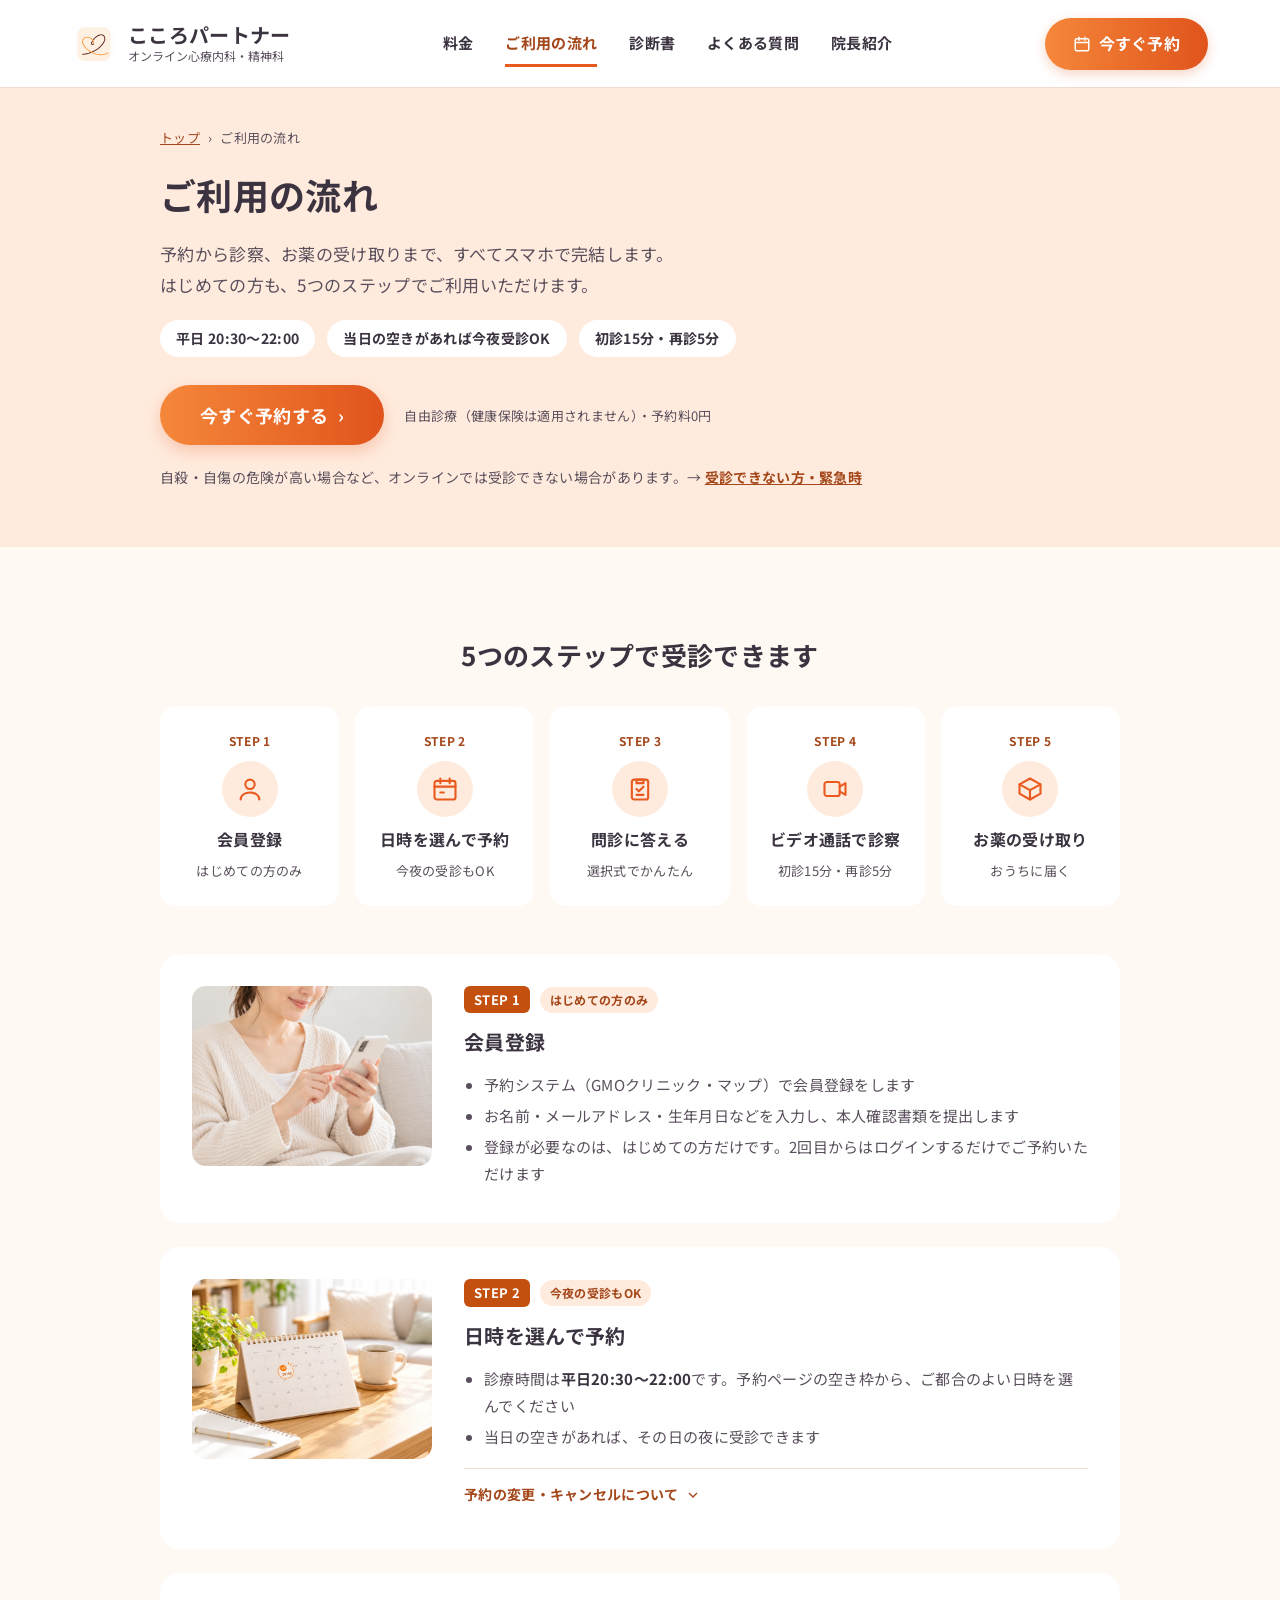
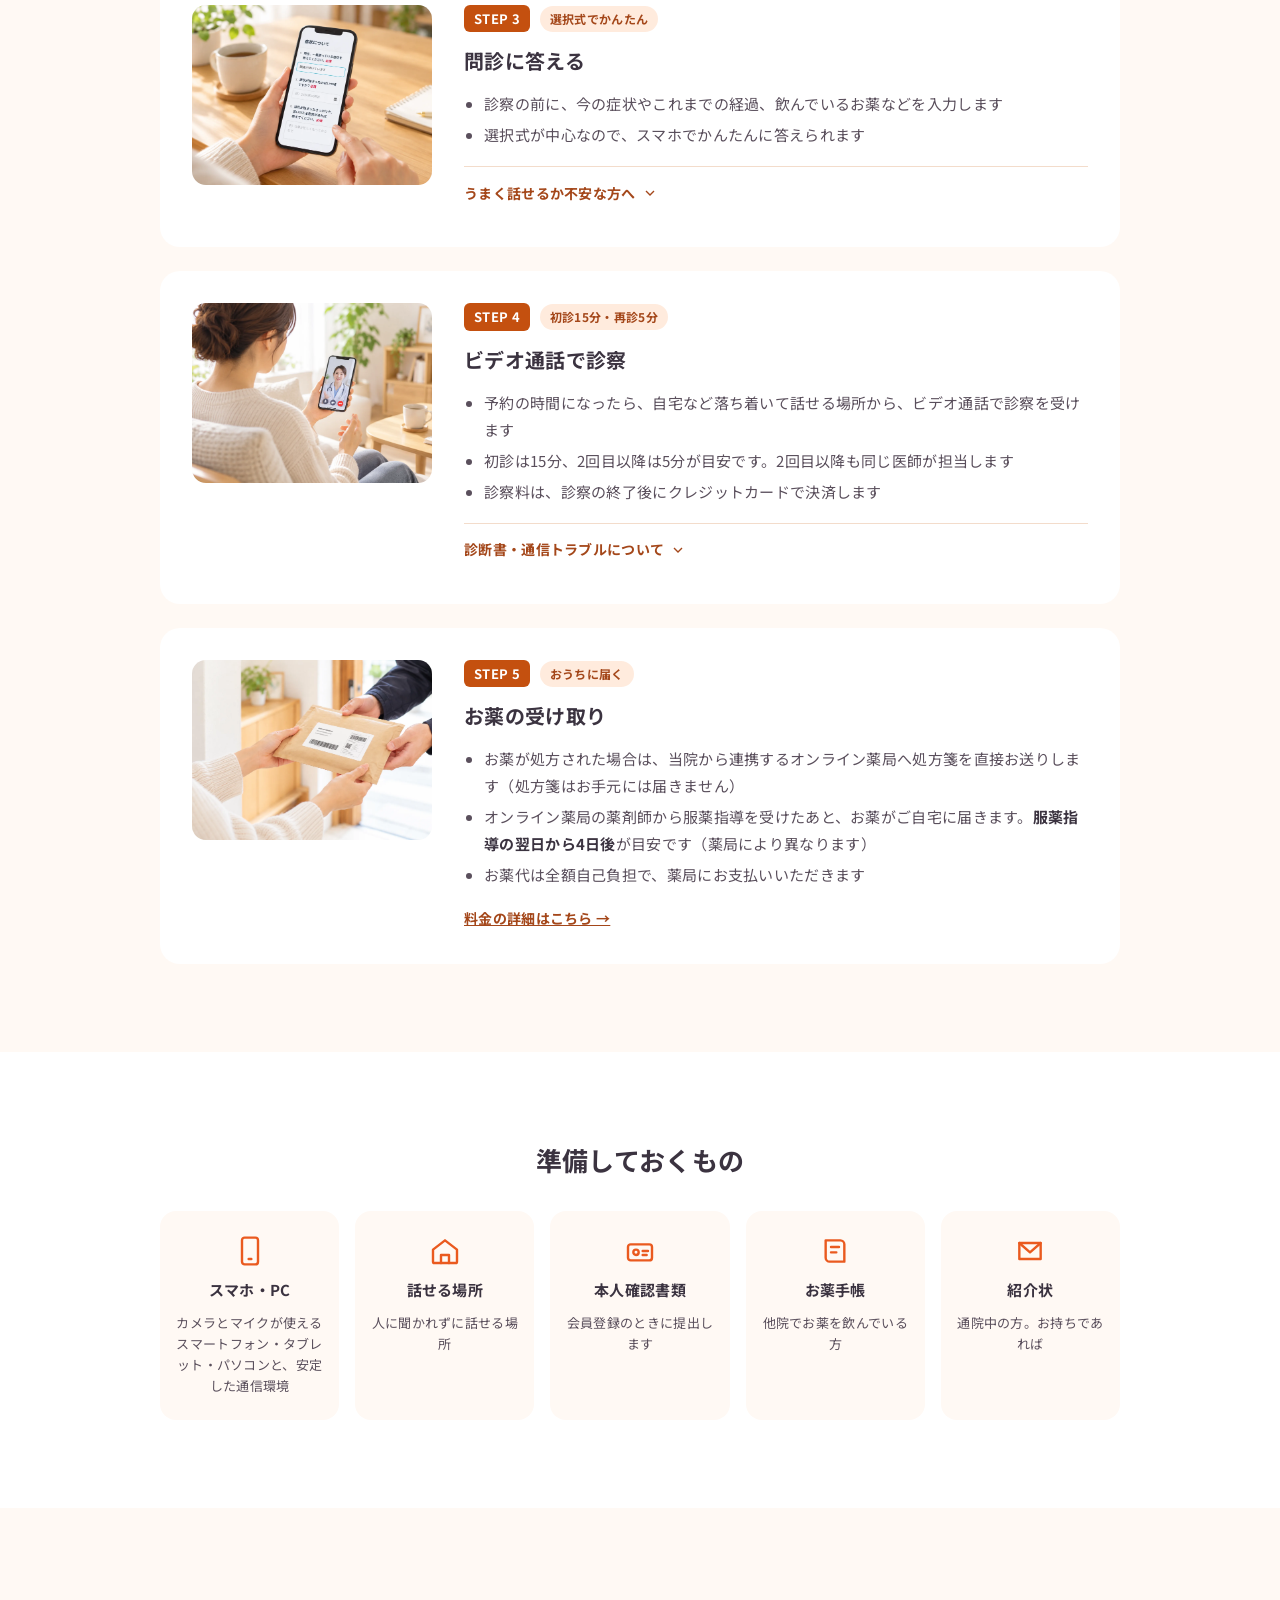
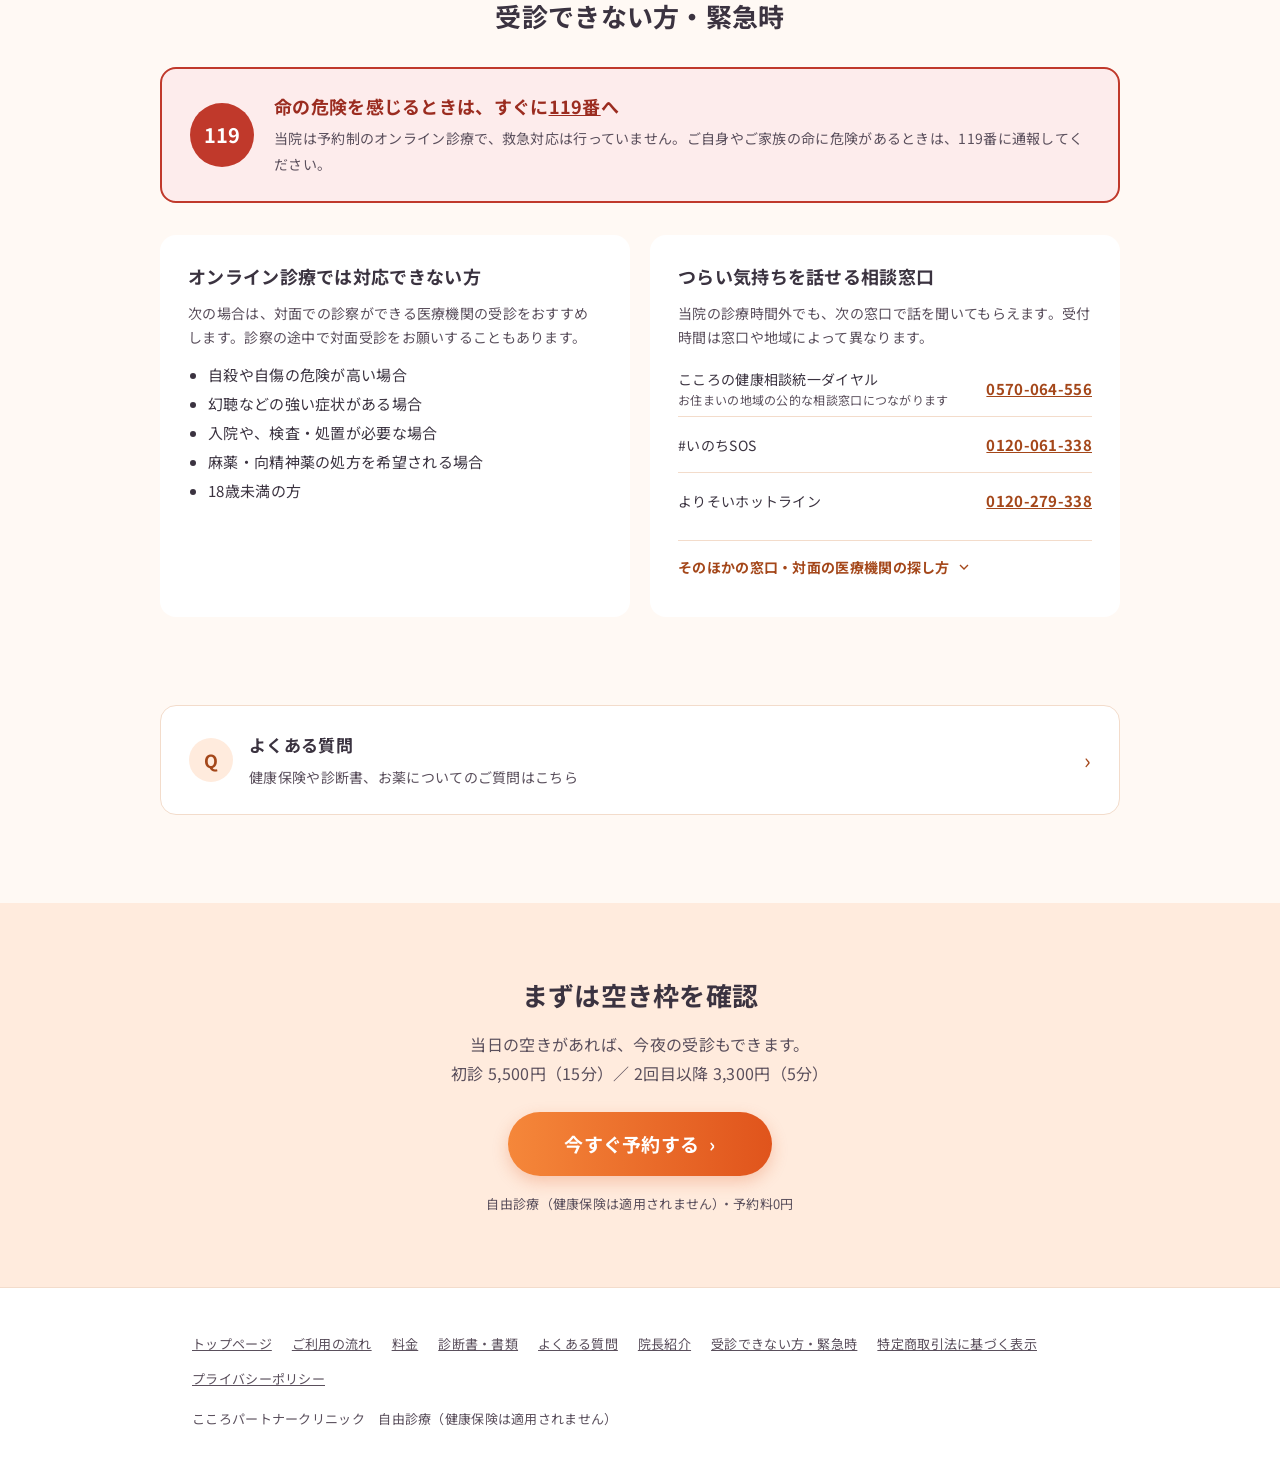
<file: flow.html>
<!doctype html>
<html lang="ja">
<head>
<meta charset="utf-8">
<meta name="viewport" content="width=device-width, initial-scale=1">
<title>ご利用の流れ｜オンライン心療内科・精神科の受診方法｜こころパートナークリニック</title>
<meta name="description" content="はじめて心療内科・精神科を受診される方へ。会員登録からビデオ通話での診察、お薬の配送までの流れと、準備しておくものをご案内します。平日20:30から受診できます。">
<link rel="canonical" href="https://kokoro-partner.jp/flow.html">

<!-- OGP -->
<meta property="og:type" content="website">
<meta property="og:url" content="https://kokoro-partner.jp/flow.html">
<meta property="og:title" content="ご利用の流れ｜オンライン心療内科・精神科の受診方法｜こころパートナークリニック">
<meta property="og:description" content="はじめて心療内科・精神科を受診される方へ。会員登録からビデオ通話での診察、お薬の配送までの流れと、準備しておくものをご案内します。平日20:30から受診できます。">
<meta property="og:site_name" content="こころパートナークリニック">
<meta property="og:locale" content="ja_JP">
<meta property="og:image" content="https://kokoro-partner.jp/images/ogp.jpg">
<meta property="og:image:width" content="1200">
<meta property="og:image:height" content="630">
<meta property="og:image:alt" content="しんどい夜に、スマホで話せる心のクリニック。こころパートナークリニック 院長 竹田美香医師">
<meta name="twitter:card" content="summary_large_image">
<link rel="icon" href="images/favicon.png" sizes="any">
<link rel="apple-touch-icon" href="images/apple-touch-icon.png">
<link rel="preconnect" href="https://fonts.googleapis.com">
<link rel="preconnect" href="https://fonts.gstatic.com" crossorigin>
<link rel="preload" as="style" href="https://fonts.googleapis.com/css2?family=Noto+Sans+JP:wght@400;500;700&amp;display=swap">
<link rel="stylesheet" href="https://fonts.googleapis.com/css2?family=Noto+Sans+JP:wght@400;500;700&amp;display=swap" media="print" onload="this.media='all'">
<noscript><link rel="stylesheet" href="https://fonts.googleapis.com/css2?family=Noto+Sans+JP:wght@400;500;700&amp;display=swap"></noscript>
<link rel="stylesheet" href="site.css">
<style>
*{box-sizing:border-box}
body{margin:0;background:var(--c-bg);color:var(--c-ink);line-height:1.8;font-size:15px;font-weight:400;letter-spacing:.02em;font-family:var(--font)}
h1,h2,h3{font-weight:700;color:var(--c-ink)}
a{color:var(--c-accent)}
a:hover{color:#7A3210}
.wrap{max-width:var(--w-content);margin:0 auto;padding:0 32px}
h2{font-size:26px;line-height:1.5}
h3{font-size:18px;line-height:1.5}
p,li{color:var(--c-text)}
ul,ol{padding-left:22px}
li{margin-bottom:6px}
.note{font-size:13px;color:var(--c-text)}
@media(max-width:767px){
  .wrap{padding:0 20px}
  h2{font-size:22px}
  h3{font-size:17px}
}
/* 項目名｜内容 の表（書類の概要など） */
.spec{width:100%;max-width:760px;border-collapse:collapse;font-size:15px;margin:16px 0;background:#fff;border-radius:16px;overflow:hidden}
.spec th,.spec td{border-bottom:1px solid #EFE2D6;padding:12px 16px;text-align:left;vertical-align:top}
.spec th{background:#FFF1E4;color:#3B3340;width:32%;white-space:nowrap}
.spec tr:last-child th,.spec tr:last-child td{border-bottom:none}
footer{background:#fff;border-top:1px solid var(--c-line);padding:40px 0;font-size:13px;color:var(--c-text)}
.ft-links{display:flex;flex-wrap:wrap;gap:4px 20px}
.ft-links a{color:var(--c-text);display:inline-block;padding:4px 0}
@media(max-width:640px){
  .spec th,.spec td{display:block;width:100%;white-space:normal}
  .spec th{border-bottom:none;padding-bottom:6px}
  .spec tr:last-child th{border-bottom:none}
}
/* ===== 新しいレイアウト（UI改善 2026-11）：セクション・カード ===== */
.sec{padding:88px 32px}
.sec--white{background:#fff}
.sec--flush{padding-top:0}
.sec__in{max-width:var(--w-content);margin:0 auto;display:flex;flex-direction:column;gap:32px}
.sec-head{text-align:center;display:flex;flex-direction:column;gap:8px;align-items:center}
.sec-head h2{margin:0}
.sec-head p{margin:0}
.sec h3{margin:0}
.sec ul,.sec ol,.sec dl{margin:0}
.ico{display:flex;align-items:center;justify-content:center;flex:0 0 auto;border-radius:999px;background:var(--c-peach)}
.hero-alert{margin:0;font-size:14px;color:var(--c-text)}
.hero-alert a{font-weight:700}
/* ステップの一覧 */
.ov{list-style:none;padding:0;display:grid;grid-template-columns:repeat(auto-fit,minmax(150px,1fr));gap:16px;counter-reset:ov}
.ov li{margin:0;background:#fff;border-radius:16px;padding:24px 16px;display:flex;flex-direction:column;align-items:center;gap:10px;text-align:center;counter-increment:ov}
.ov__step{font-size:12px;font-weight:700;color:var(--c-accent)}
.ov .ico{width:56px;height:56px}
.ov__name{font-size:16px;font-weight:700;color:var(--c-ink);line-height:1.5}
.ov__sub{font-size:13px;line-height:1.6;color:var(--c-text)}
/* ステップの詳細（写真つきの横長カード） */
.steps-detail{display:flex;flex-direction:column;gap:24px;margin-top:16px}
.step-card{background:#fff;border-radius:20px;padding:32px;display:grid;grid-template-columns:240px 1fr;
  grid-template-areas:"photo head" "photo body";grid-template-rows:auto 1fr;gap:14px 32px;align-items:start}
.step-card__photo{grid-area:photo;width:240px;height:180px;object-fit:cover;border-radius:14px;background:var(--c-photo);display:block}
.step-card__head{grid-area:head;display:flex;flex-direction:column;gap:14px}
.step-card__body{grid-area:body;display:flex;flex-direction:column;gap:14px;min-width:0}
.badges{display:flex;align-items:center;gap:10px;flex-wrap:wrap}
.badge{background:var(--c-orange-deep);color:#fff;font-size:13px;font-weight:700;border-radius:6px;padding:4px 10px;line-height:1.5}
.tag{background:var(--c-peach);color:var(--c-accent);font-size:12px;font-weight:700;border-radius:999px;padding:4px 10px;line-height:1.5}
.step-card h3{font-size:20px}
.step-card ul{padding-left:20px}
.step-card li{margin-bottom:4px}
.step-card strong{color:var(--c-ink)}
.link-more{font-size:14px;font-weight:700}
/* 開閉する補足 */
.more-info{border-top:1px solid var(--c-line);padding-top:4px}
.more-info summary{display:flex;align-items:center;gap:6px;min-height:44px;font-size:14px;font-weight:700;color:var(--c-accent)}
.more-info summary svg{flex:0 0 auto;transition:transform .2s}
.more-info[open] summary svg{transform:rotate(180deg)}
.more-info p{margin:4px 0 8px;font-size:14px;line-height:1.8}
/* アイコンつきのタイル */
.tiles{list-style:none;padding:0;display:grid;grid-template-columns:repeat(auto-fit,minmax(170px,1fr));gap:16px}
.tiles li{margin:0;background:var(--c-bg);border-radius:16px;padding:24px 16px;display:flex;flex-direction:column;align-items:center;gap:12px;text-align:center}
.tiles b{font-size:15px;line-height:1.5;color:var(--c-ink)}
.tiles span{font-size:13px;line-height:1.6;color:var(--c-text)}
/* 緊急時 */
.alert-119{background:var(--c-alert-bg);border:2px solid var(--c-alert);border-radius:16px;padding:24px 28px;display:flex;gap:20px;align-items:center}
.alert-119__badge{flex:0 0 auto;width:64px;height:64px;border-radius:999px;background:var(--c-alert);color:#fff;display:flex;align-items:center;justify-content:center;font-size:20px;font-weight:700}
.alert-119 h3{font-size:18px;color:var(--c-alert-text);margin:0 0 6px}
.alert-119 h3 a{color:var(--c-alert-text)}
.alert-119 p{margin:0;font-size:14px;line-height:1.8}
.grid-2{display:grid;grid-template-columns:repeat(auto-fit,minmax(300px,1fr));gap:20px}
.card{background:#fff;border-radius:16px;padding:28px;display:flex;flex-direction:column;gap:12px;min-width:0}
.card > p{margin:0;font-size:14px;line-height:1.7}
.card ul{padding-left:20px}
.card li{color:var(--c-ink);margin-bottom:2px}
.tel-list > div{display:flex;justify-content:space-between;align-items:center;gap:12px;padding:6px 0;border-bottom:1px solid var(--c-line)}
.tel-list > div:last-child{border-bottom:0}
.tel-list dt{font-size:14px;line-height:1.6}
.tel-list dt small{display:block;font-size:12px;color:var(--c-text)}
.tel-list dd{margin:0;font-size:15px;font-weight:700;white-space:nowrap}
.tel-list dd a{display:inline-block;padding:8px 0}
/* ほかのページへのリンクカード */
.link-card{box-sizing:border-box;width:100%;max-width:var(--w-content);margin:0 auto;background:#fff;border:1px solid var(--c-line);border-radius:16px;
  padding:24px 28px;display:flex;align-items:center;gap:16px;text-decoration:none;color:var(--c-ink)}
.link-card:hover{border-color:#FFD0AE;color:var(--c-ink)}
.link-card__q{width:44px;height:44px;border-radius:999px;background:var(--c-peach);color:var(--c-accent);font-weight:700;font-size:18px;
  display:flex;align-items:center;justify-content:center;flex:0 0 auto}
.link-card__text{display:flex;flex-direction:column;gap:4px;flex:1}
.link-card__text b{font-size:17px}
.link-card__text span{font-size:14px;color:var(--c-text)}
.link-card__arrow{font-size:22px;color:var(--c-accent)}
@media (max-width:767px){
  .sec{padding:48px 20px}
  .sec--flush{padding-top:0}
  .sec__in{gap:20px}
  .ov{display:block;background:#fff;border-radius:16px}
  .ov li{flex-direction:row;padding:12px 16px;gap:12px;text-align:left;border-bottom:1px solid var(--c-line);border-radius:0;background:none}
  .ov li:last-child{border-bottom:0}
  .ov__step,.ov .ico{display:none}
  .ov li::before{content:counter(ov);flex:0 0 28px;height:28px;border-radius:999px;background:var(--c-orange-deep);color:#fff;
    font-size:13px;font-weight:700;display:flex;align-items:center;justify-content:center}
  .ov__name{flex:1;font-size:15px}
  .ov__sub{font-size:12px}
  .steps-detail{gap:14px;margin-top:8px}
  .step-card{padding:18px;border-radius:16px;grid-template-columns:72px 1fr;grid-template-areas:"photo head" "body body";
    grid-template-rows:auto auto;gap:12px;align-items:center}
  .step-card__photo{width:72px;height:72px;border-radius:12px}
  .step-card__head{gap:4px}
  .step-card__body{gap:8px}
  .badges{gap:6px}
  .badge,.tag{font-size:11px;padding:2px 8px}
  .step-card h3{font-size:17px}
  .step-card ul{font-size:14px;line-height:1.75;padding-left:18px}
  .tiles{grid-template-columns:1fr;gap:8px}
  .tiles li{display:grid;grid-template-columns:32px 1fr;column-gap:14px;row-gap:2px;align-items:center;text-align:left;padding:14px 16px}
  .tiles li svg{grid-row:span 2}
  .alert-119{padding:16px;gap:14px;align-items:flex-start}
  .alert-119__badge{width:48px;height:48px;font-size:16px}
  .alert-119 h3{font-size:16px}
  .card{padding:20px}
  .link-card{padding:18px 20px}
}
/* 料金：見出し帯の料金タイル */
.price-tiles{list-style:none;margin:8px 0 0;padding:0;display:grid;grid-template-columns:repeat(auto-fit,minmax(200px,1fr));gap:16px}
.price-tiles li{margin:0;background:#fff;border:2px solid transparent;border-radius:16px;padding:22px;display:flex;flex-direction:column;gap:6px}
.price-tiles li.is-main{border-color:var(--c-orange)}
.price-tiles__label{font-size:14px;font-weight:700;color:var(--c-text)}
.price-tiles li.is-main .price-tiles__label{color:var(--c-accent)}
.price-tiles__num{font-size:34px;font-weight:700;line-height:1.2;color:var(--c-ink)}
.price-tiles__num small{font-size:16px}
.price-tiles__num--text{font-size:26px;line-height:1.5}
.price-tiles__sub{font-size:12px;color:var(--c-text)}
/* 料金の行（項目名と金額の左右配置） */
.grid-2--wide{grid-template-columns:repeat(auto-fit,minmax(320px,1fr))}
.fee-card{gap:8px}
.fee-card h3{margin:0 0 4px}
.fee-row{display:flex;justify-content:space-between;align-items:baseline;gap:12px;padding:12px 0;border-bottom:1px solid var(--c-line);font-size:15px;color:var(--c-ink)}
.fee-row:last-child{border-bottom:0}
.fee-row b{white-space:nowrap}
.more-info--box{background:#fff;border-top:0;border-radius:12px;padding:4px 20px}
.more-info--box summary{min-height:48px}
.more-info--box ul{margin:0 0 16px;padding-left:0;list-style:none;font-size:14px;line-height:1.8}
.more-info--box li{padding-left:1em;text-indent:-1em}
.link-more--center{align-self:center}
/* アイコンつきの情報カード */
.info-cards{list-style:none;padding:0;display:grid;grid-template-columns:repeat(auto-fit,minmax(210px,1fr));gap:16px}
.info-cards li{margin:0;background:var(--c-bg);border-radius:16px;padding:24px;display:flex;flex-direction:column;gap:10px}
.info-cards b{font-size:16px;color:var(--c-ink)}
.info-cards span{font-size:14px;line-height:1.7;color:var(--c-text)}
.note--center{margin:0;text-align:center;line-height:1.8}
.contact-strip{background:var(--c-bg);border-radius:12px;padding:18px 24px;display:flex;justify-content:center;flex-wrap:wrap;gap:8px 24px;font-size:14px;color:var(--c-text)}
.contact-strip b{color:var(--c-ink)}
.contact-strip a{overflow-wrap:anywhere}
@media (max-width:767px){
  .price-tiles{grid-template-columns:1fr 1fr;gap:10px}
  .price-tiles li{padding:14px}
  .price-tiles__label{font-size:12px}
  .price-tiles__num{font-size:28px}
  .price-tiles__num--text{font-size:22px;line-height:1.45}
  .price-tiles__sub{font-size:11px}
  .grid-2--wide{grid-template-columns:1fr}
  .fee-row{font-size:14px}
  .info-cards{grid-template-columns:1fr;gap:10px}
  .info-cards li{display:grid;grid-template-columns:32px 1fr;column-gap:14px;row-gap:4px;padding:16px}
  .info-cards li svg{grid-row:span 2}
  .contact-strip{flex-direction:column;align-items:center;text-align:center;gap:4px}
}
/* 診断書：書類カード（カード全体がリンク） */
.doc-cards{display:grid;grid-template-columns:repeat(auto-fit,minmax(280px,1fr));gap:16px}
.doc-card{background:#fff;border:1px solid var(--c-line);border-radius:16px;padding:24px;display:flex;flex-direction:column;gap:10px;text-decoration:none;color:var(--c-ink)}
.doc-card:hover{border-color:#FFD0AE;color:var(--c-ink)}
.doc-card__ico{width:48px;height:48px;border-radius:12px;background:var(--c-peach);display:flex;align-items:center;justify-content:center}
.doc-card__name{font-size:18px;font-weight:700;line-height:1.5}
.doc-card__desc{flex:1;font-size:14px;line-height:1.7;color:var(--c-text)}
.doc-card__foot{display:flex;justify-content:space-between;align-items:center;gap:12px;margin-top:4px;font-size:14px;font-weight:700}
.doc-card__more{margin-left:auto;color:var(--c-accent)}
/* 番号つきの手順カード（発行までの流れ） */
.num-steps{list-style:none;padding:0;display:grid;grid-template-columns:repeat(auto-fit,minmax(200px,1fr));gap:16px;counter-reset:ns}
.num-steps li{margin:0;background:var(--c-bg);border-radius:16px;padding:24px 20px;display:flex;flex-direction:column;gap:10px;counter-increment:ns}
.num-steps li::before{content:counter(ns);width:36px;height:36px;border-radius:999px;background:var(--c-orange-deep);color:#fff;font-weight:700;
  display:flex;align-items:center;justify-content:center}
.num-steps b{font-size:16px;line-height:1.5;color:var(--c-ink)}
.num-steps span{font-size:14px;line-height:1.7;color:var(--c-text)}
/* ご注意（畳まない） */
.notice-card{background:#fff;border-radius:16px;padding:28px 32px;display:flex;gap:20px}
.notice-card__ico{flex:0 0 auto;width:44px;height:44px;border-radius:999px;background:var(--c-peach);color:var(--c-accent);font-size:22px;font-weight:700;
  display:flex;align-items:center;justify-content:center}
.notice-card > div{flex:1;display:flex;flex-direction:column;gap:10px;min-width:0}
.notice-card h2{margin:0;font-size:20px}
.notice-card ul{padding-left:20px;line-height:1.9}
/* 書類の詳細ページ */
.sec .spec{max-width:none;margin:0}
.prose-card p{margin:0;font-size:15px;line-height:1.8}
.prose-card p + p{margin-top:12px}
.prose-card ul{padding-left:20px}
.prose-card li{color:var(--c-ink)}
.related ul{padding-left:20px}
.related li{margin-bottom:4px}
.sec__in > .note{margin:-12px 0 0}
.sec__in > .sec-head:not(:first-child){margin-top:32px}
@media (max-width:767px){
  .doc-cards{grid-template-columns:1fr;gap:12px}
  .doc-card{padding:20px}
  .num-steps{grid-template-columns:1fr;gap:10px}
  .num-steps li{display:grid;grid-template-columns:32px 1fr;column-gap:14px;row-gap:2px;padding:16px}
  .num-steps li::before{width:32px;height:32px;grid-row:span 2}
  .notice-card{position:relative;padding:20px}
  .notice-card__ico{position:absolute;top:18px;left:20px;width:32px;height:32px;font-size:17px}
  .notice-card h2{font-size:18px;min-height:32px;display:flex;align-items:center;padding-left:44px}
  .sec__in > .note{margin-top:-8px}
}
/* よくある質問 */
.faq-cats{display:grid;grid-template-columns:repeat(auto-fit,minmax(160px,1fr));gap:12px;margin-top:8px}
.faq-cats a{background:#fff;border-radius:14px;padding:18px 12px;display:flex;flex-direction:column;align-items:center;gap:8px;
  text-decoration:none;color:var(--c-ink);font-size:14px;font-weight:700;text-align:center;border:1px solid transparent}
.faq-cats a:hover{border-color:#FFD0AE;color:var(--c-ink)}
.sec--faq{padding-top:64px}
.faq-wrap{max-width:820px;gap:56px}
.faq-cat{display:flex;flex-direction:column;gap:12px}
.faq-cat h2{margin:0 0 4px;font-size:24px;display:flex;align-items:center;gap:10px}
.faq-cat h2::before{content:"";flex:0 0 6px;height:24px;border-radius:3px;background:var(--c-orange)}
.faq-item{background:#fff;border-radius:14px;padding:0 24px}
.faq-item summary{min-height:64px;display:flex;align-items:center;gap:14px;font-size:16px;font-weight:700;color:var(--c-ink);padding:10px 0}
.faq-item__q{flex:0 0 auto;width:30px;height:30px;border-radius:999px;background:var(--c-orange-deep);color:#fff;font-size:14px;
  display:flex;align-items:center;justify-content:center}
.faq-item__text{flex:1;line-height:1.6}
.faq-item__pm{flex:0 0 auto;color:var(--c-accent);font-size:18px}
.faq-item__pm::after{content:"＋"}
.faq-item[open] .faq-item__pm::after{content:"－"}
.faq-item__a{padding:0 0 20px 44px}
.faq-item__a p{margin:0;font-size:15px;line-height:1.8}
.faq-cat__more{margin:0;align-self:flex-end;font-size:14px;font-weight:700}
.faq-contact{background:#fff;border:1px solid var(--c-line);border-radius:16px;padding:24px 28px;display:flex;flex-direction:column;gap:6px;align-items:center;text-align:center}
.faq-contact b{font-size:16px;color:var(--c-ink)}
.faq-contact span{font-size:14px;line-height:1.8;color:var(--c-text)}
.faq-contact a{overflow-wrap:anywhere}
@media (max-width:767px){
  .faq-cats{grid-template-columns:1fr 1fr;gap:8px}
  .faq-cats a{flex-direction:row;justify-content:flex-start;min-height:48px;padding:10px 12px;font-size:13px;gap:8px;text-align:left}
  .faq-cats svg{flex:0 0 22px;width:22px;height:22px}
  .sec--faq{padding-top:40px}
  .faq-wrap{gap:40px}
  .faq-cat h2{font-size:20px}
  .faq-cat h2::before{height:20px}
  .faq-item{padding:0 16px}
  .faq-item summary{min-height:56px;gap:10px;font-size:15px}
  .faq-item__q{width:26px;height:26px;font-size:13px}
  .faq-item__a{padding:0 0 16px 36px}
  .faq-item__a p{font-size:14px}
  .faq-contact{padding:20px}
}
/* 院長紹介 */
.page-hero--profile{padding-bottom:64px}
.page-hero--profile .page-hero__in{gap:28px}
.profile{display:flex;align-items:center;gap:48px}
.profile__photo{flex:0 0 280px;width:280px;height:280px;border-radius:999px;border:8px solid #fff;object-fit:cover;object-position:50% 20%;background:var(--c-photo);display:block}
.profile__text{flex:1;display:flex;flex-direction:column;gap:14px;min-width:0}
.profile h1{margin:0;font-size:36px;line-height:1.3}
.profile h1 span{font-size:18px;font-weight:500}
.profile__meta{margin:0;font-size:14px;color:var(--c-text)}
.chips--sm{gap:8px}
.chips--sm li{padding:8px 14px;font-size:13px}
.msg-wrap{max-width:820px;gap:24px}
.msg-card{background:#fff;border-radius:20px;padding:44px 48px;display:flex;flex-direction:column;gap:18px}
.msg-card p{margin:0;font-size:16px;line-height:2}
.msg-card .msg-card__first{font-size:18px;font-weight:500;color:var(--c-ink)}
.msg-card .msg-card__sign{margin-top:8px;font-size:15px;font-weight:700;text-align:right;color:var(--c-ink)}
.career{flex-direction:row;flex-wrap:wrap;gap:56px}
.career__text{flex:1 1 380px;display:flex;flex-direction:column;gap:16px}
.career__text h2{margin:0}
.career__text p{margin:0;line-height:1.9}
.career__box{background:var(--c-bg);border-radius:14px;padding:20px;display:flex;flex-direction:column;gap:8px;margin-top:8px}
.career__box b{font-size:14px;color:var(--c-ink)}
.career__box span{font-size:14px;line-height:1.8;color:var(--c-text)}
.timeline{flex:1 1 380px;list-style:none;margin:0;padding:0 0 0 24px;border-left:2px solid var(--c-line);display:flex;flex-direction:column;gap:22px}
.timeline li{position:relative;margin:0;display:flex;flex-direction:column;gap:2px;font-size:15px;color:var(--c-ink)}
.timeline li::before{content:"";position:absolute;left:-32px;top:6px;width:14px;height:14px;border-radius:999px;background:#fff;border:3px solid var(--c-orange);box-sizing:border-box}
.timeline li.is-now{font-weight:700}
.timeline li.is-now::before{background:var(--c-orange)}
.timeline span{font-size:14px;font-weight:700;color:var(--c-accent)}
@media (max-width:767px){
  .page-hero--profile{padding-bottom:36px}
  .page-hero--profile .page-hero__in{gap:20px}
  .profile{flex-direction:column;gap:20px;text-align:center}
  .profile__photo{flex:none;width:200px;height:200px;border-width:6px}
  .profile__text{align-items:center;gap:10px}
  .profile h1{font-size:28px}
  .profile .chips{justify-content:center}
  .msg-card{padding:28px 22px;gap:14px}
  .msg-card p{font-size:15px;line-height:1.9}
  .msg-card .msg-card__first{font-size:17px}
  .msg-card svg{width:32px;height:32px}
  .career{gap:36px}
  .career__text,.timeline{flex-basis:100%}
}
/* 未確定の情報（公開前に必ず埋めるか削除する） */
.todo{background:#FFF3B0;color:#6B4E00;font-weight:700;padding:0 4px;border-radius:4px}
</style>

<script type="application/ld+json">
{
  "@context": "https://schema.org",
  "@graph": [
    {
      "@type": "WebPage",
      "@id": "https://kokoro-partner.jp/flow.html",
      "url": "https://kokoro-partner.jp/flow.html",
      "name": "ご利用の流れ｜オンライン心療内科・精神科の受診方法｜こころパートナークリニック",
      "description": "はじめて心療内科・精神科を受診される方へ。会員登録からビデオ通話での診察、お薬の配送までの流れと、準備しておくものをご案内します。平日20:30から受診できます。",
      "inLanguage": "ja",
      "isPartOf": {
        "@id": "https://kokoro-partner.jp/#website"
      },
      "about": {
        "@id": "https://kokoro-partner.jp/#clinic"
      },
      "breadcrumb": {
        "@id": "https://kokoro-partner.jp/flow.html#breadcrumb"
      }
    },
    {
      "@type": "BreadcrumbList",
      "@id": "https://kokoro-partner.jp/flow.html#breadcrumb",
      "itemListElement": [
        {
          "@type": "ListItem",
          "position": 1,
          "name": "こころパートナークリニック",
          "item": "https://kokoro-partner.jp/"
        },
        {
          "@type": "ListItem",
          "position": 2,
          "name": "ご利用の流れ"
        }
      ]
    }
  ]
}
</script>
<!-- Google tag (gtag.js) -->
<script async src="https://www.googletagmanager.com/gtag/js?id=G-E3QCNF71B0"></script>
<script>
  window.dataLayer = window.dataLayer || [];
  function gtag(){dataLayer.push(arguments);}
  gtag('js', new Date());
  gtag('config', 'G-E3QCNF71B0');
</script>
</head>

<body class="has-reserve-bar">

<!--SITE-HEADER-->
<header class="site-header">
  <div class="site-header__in">
    <a class="site-logo" href="index.html">
      <img src="images/kokoropartner_logo.png" alt="" width="44" height="44">
      <span class="site-logo__text"><span class="site-logo__name">こころパートナー</span><span class="site-logo__sub">オンライン心療内科・精神科</span></span>
    </a>
    <nav class="site-nav" aria-label="メインメニュー">
      <a href="price.html">料金</a>
      <a href="flow.html" aria-current="page">ご利用の流れ</a>
      <a href="documents.html">診断書</a>
      <a href="faq.html">よくある質問</a>
      <a href="doctor.html">院長紹介</a>
    </nav>
    <a class="btn-reserve site-header__cta" href="#" data-reserve><svg aria-hidden="true" width="18" height="18" viewBox="0 0 24 24" fill="none" stroke="currentColor" stroke-width="2" stroke-linecap="round" stroke-linejoin="round"><rect x="3" y="5" width="18" height="16" rx="2"></rect><path d="M16 3v4M8 3v4M3 10h18"></path></svg>今すぐ予約</a>
    <button class="menu-btn" type="button" aria-expanded="false" aria-controls="site-menu" aria-label="メニューを開く">
      <svg class="i-open" aria-hidden="true" width="22" height="22" viewBox="0 0 24 24" fill="none" stroke="currentColor" stroke-width="2.2" stroke-linecap="round"><path d="M4 7h16M4 12h16M4 17h16"></path></svg>
      <svg class="i-close" aria-hidden="true" width="22" height="22" viewBox="0 0 24 24" fill="none" stroke="currentColor" stroke-width="2.2" stroke-linecap="round"><path d="M6 6l12 12M18 6L6 18"></path></svg>
      <span>MENU</span>
    </button>
  </div>
  <nav class="site-menu" id="site-menu" aria-label="メニュー" hidden>
    <div class="site-menu__in">
      <a class="site-menu__link" href="price.html">料金<span aria-hidden="true">›</span></a>
      <a class="site-menu__link" href="flow.html" aria-current="page">ご利用の流れ（表示中）<span aria-hidden="true">›</span></a>
      <a class="site-menu__link" href="documents.html">診断書・書類<span aria-hidden="true">›</span></a>
      <a class="site-menu__link" href="faq.html">よくある質問<span aria-hidden="true">›</span></a>
      <a class="site-menu__link" href="doctor.html">院長紹介<span aria-hidden="true">›</span></a>
      <a class="site-menu__link site-menu__alert" href="flow.html#emergency">受診できない方・緊急時<span aria-hidden="true">›</span></a>
      <a class="btn-reserve" href="#" data-reserve>今すぐ予約する</a>
      <p class="site-menu__note">平日 20:30〜22:00・自由診療</p>
    </div>
  </nav>
</header>
<!--/SITE-HEADER-->

<section class="page-hero">
  <div class="page-hero__in">
    <nav class="crumb" aria-label="パンくずリスト"><a href="index.html">トップ</a><span aria-hidden="true">›</span><span aria-current="page">ご利用の流れ</span></nav>
    <h1>ご利用の流れ</h1>
<p class="lead">予約から診察、お薬の受け取りまで、すべてスマホで完結します。<br>
はじめての方も、5つのステップでご利用いただけます。</p>
<ul class="chips">
  <li>平日 20:30〜22:00</li>
  <li>当日の空きがあれば今夜受診OK</li>
  <li>初診15分・再診5分</li>
</ul>
<div class="hero-cta">
  <a class="btn-reserve" href="#" data-reserve>今すぐ予約する<span aria-hidden="true">›</span></a>
  <small>自由診療（健康保険は適用されません）・予約料0円</small>
</div>
<p class="hero-alert">自殺・自傷の危険が高い場合など、オンラインでは受診できない場合があります。→ <a href="#emergency">受診できない方・緊急時</a></p>
  </div>
</section>

<main>

<section class="sec">
  <div class="sec__in">
    <div class="sec-head">
      <h2>5つのステップで受診できます</h2>
    </div>
    <ol class="ov">
      <li>
        <span class="ov__step">STEP 1</span>
        <span class="ico"><svg aria-hidden="true" width="28" height="28" viewBox="0 0 24 24" fill="none" stroke="#EA5A1F" stroke-width="1.8" stroke-linecap="round" stroke-linejoin="round"><circle cx="12" cy="8" r="4"></circle><path d="M4 21c0-4 4-6 8-6s8 2 8 6"></path></svg></span>
        <span class="ov__name">会員登録</span>
        <span class="ov__sub">はじめての方のみ</span>
      </li>
      <li>
        <span class="ov__step">STEP 2</span>
        <span class="ico"><svg aria-hidden="true" width="28" height="28" viewBox="0 0 24 24" fill="none" stroke="#EA5A1F" stroke-width="1.8" stroke-linecap="round" stroke-linejoin="round"><rect x="3" y="5" width="18" height="16" rx="2"></rect><path d="M16 3v4M8 3v4M3 10h18M8 15h3"></path></svg></span>
        <span class="ov__name">日時を選んで予約</span>
        <span class="ov__sub">今夜の受診もOK</span>
      </li>
      <li>
        <span class="ov__step">STEP 3</span>
        <span class="ico"><svg aria-hidden="true" width="28" height="28" viewBox="0 0 24 24" fill="none" stroke="#EA5A1F" stroke-width="1.8" stroke-linecap="round" stroke-linejoin="round"><rect x="5" y="4" width="14" height="17" rx="2"></rect><path d="M9 4h6v3H9zM9 12l2 2 4-4M9 17h6"></path></svg></span>
        <span class="ov__name">問診に答える</span>
        <span class="ov__sub">選択式でかんたん</span>
      </li>
      <li>
        <span class="ov__step">STEP 4</span>
        <span class="ico"><svg aria-hidden="true" width="28" height="28" viewBox="0 0 24 24" fill="none" stroke="#EA5A1F" stroke-width="1.8" stroke-linecap="round" stroke-linejoin="round"><rect x="3" y="6" width="13" height="12" rx="2"></rect><path d="M16 10l5-3v10l-5-3"></path></svg></span>
        <span class="ov__name">ビデオ通話で診察</span>
        <span class="ov__sub">初診15分・再診5分</span>
      </li>
      <li>
        <span class="ov__step">STEP 5</span>
        <span class="ico"><svg aria-hidden="true" width="28" height="28" viewBox="0 0 24 24" fill="none" stroke="#EA5A1F" stroke-width="1.8" stroke-linecap="round" stroke-linejoin="round"><path d="M3 8l9-5 9 5v8l-9 5-9-5z"></path><path d="M3 8l9 5 9-5M12 13v8"></path></svg></span>
        <span class="ov__name">お薬の受け取り</span>
        <span class="ov__sub">おうちに届く</span>
      </li>
    </ol>

    <div class="steps-detail">
      <article class="step-card">
        <img class="step-card__photo" src="images/step01_register_cropped_corrected.webp" alt="スマートフォンで予約システムに会員登録している画面" width="1448" height="1086" loading="lazy">
        <div class="step-card__head">
          <div class="badges"><span class="badge">STEP 1</span><span class="tag">はじめての方のみ</span></div>
          <h3>会員登録</h3>
        </div>
        <div class="step-card__body">
          <ul>
            <li>予約システム（GMOクリニック・マップ）で会員登録をします</li>
            <li>お名前・メールアドレス・生年月日などを入力し、本人確認書類を提出します</li>
            <li>登録が必要なのは、はじめての方だけです。2回目からはログインするだけでご予約いただけます</li>
          </ul>
        </div>
      </article>

      <article class="step-card">
        <img class="step-card__photo" src="images/step02_reservation.webp" alt="予約システムで診察の日時を選んでいる画面" width="1448" height="1086" loading="lazy">
        <div class="step-card__head">
          <div class="badges"><span class="badge">STEP 2</span><span class="tag">今夜の受診もOK</span></div>
          <h3>日時を選んで予約</h3>
        </div>
        <div class="step-card__body">
          <ul>
            <li>診療時間は<strong>平日20:30〜22:00</strong>です。予約ページの空き枠から、ご都合のよい日時を選んでください</li>
            <li>当日の空きがあれば、その日の夜に受診できます</li>
          </ul>
          <details class="more-info">
            <summary>予約の変更・キャンセルについて<svg aria-hidden="true" width="16" height="16" viewBox="0 0 24 24" fill="none" stroke="currentColor" stroke-width="2"><path d="M6 9l6 6 6-6"></path></svg></summary>
            <p>予約の変更・キャンセルは、診察開始の1時間前までマイページから無料でできます。<br>
            それ以降のキャンセルやご連絡のない不受診は、診察料の全額をいただきます。</p>
          </details>
        </div>
      </article>

      <article class="step-card">
        <img class="step-card__photo" src="images/step03_questionnaire.webp" alt="スマートフォンで問診に回答している手元" width="1448" height="1086" loading="lazy">
        <div class="step-card__head">
          <div class="badges"><span class="badge">STEP 3</span><span class="tag">選択式でかんたん</span></div>
          <h3>問診に答える</h3>
        </div>
        <div class="step-card__body">
          <ul>
            <li>診察の前に、今の症状やこれまでの経過、飲んでいるお薬などを入力します</li>
            <li>選択式が中心なので、スマホでかんたんに答えられます</li>
          </ul>
          <details class="more-info">
            <summary>うまく話せるか不安な方へ<svg aria-hidden="true" width="16" height="16" viewBox="0 0 24 24" fill="none" stroke="currentColor" stroke-width="2"><path d="M6 9l6 6 6-6"></path></svg></summary>
            <p>うまく話せるか不安な方も、先に問診で伝えておけば、診察では医師から質問していきます。<br>
            他院でお薬を飲んでいる方は、お薬手帳を見ながら入力するとスムーズです。</p>
          </details>
        </div>
      </article>

      <article class="step-card">
        <img class="step-card__photo" src="images/step04_consultation.webp" alt="自宅でスマートフォンのビデオ通話で診察を受けている様子" width="1448" height="1086" loading="lazy">
        <div class="step-card__head">
          <div class="badges"><span class="badge">STEP 4</span><span class="tag">初診15分・再診5分</span></div>
          <h3>ビデオ通話で診察</h3>
        </div>
        <div class="step-card__body">
          <ul>
            <li>予約の時間になったら、自宅など落ち着いて話せる場所から、ビデオ通話で診察を受けます</li>
            <li>初診は15分、2回目以降は5分が目安です。2回目以降も同じ医師が担当します</li>
            <li>診察料は、診察の終了後にクレジットカードで決済します</li>
          </ul>
          <details class="more-info">
            <summary>診断書・通信トラブルについて<svg aria-hidden="true" width="16" height="16" viewBox="0 0 24 24" fill="none" stroke="currentColor" stroke-width="2"><path d="M6 9l6 6 6-6"></path></svg></summary>
            <p>休職・復職の診断書などが必要な場合は、診察の中でご相談ください。<br>
            通信状況によっては、診察が中断したり、日を改めたりすることがあります。</p>
          </details>
        </div>
      </article>

      <article class="step-card">
        <img class="step-card__photo" src="images/step05_medicine_delivery.webp" alt="自宅に届いたお薬を受け取っている様子" width="1448" height="1086" loading="lazy">
        <div class="step-card__head">
          <div class="badges"><span class="badge">STEP 5</span><span class="tag">おうちに届く</span></div>
          <h3>お薬の受け取り</h3>
        </div>
        <div class="step-card__body">
          <ul>
            <li>お薬が処方された場合は、当院から連携するオンライン薬局へ処方箋を直接お送りします（処方箋はお手元には届きません）</li>
            <li>オンライン薬局の薬剤師から服薬指導を受けたあと、お薬がご自宅に届きます。<strong>服薬指導の翌日から4日後</strong>が目安です（薬局により異なります）</li>
            <li>お薬代は全額自己負担で、薬局にお支払いいただきます</li>
          </ul>
          <a class="link-more" href="price.html">料金の詳細はこちら →</a>
        </div>
      </article>
    </div>
  </div>
</section>

<section class="sec sec--white">
  <div class="sec__in">
    <div class="sec-head">
      <h2>準備しておくもの</h2>
    </div>
    <ul class="tiles">
      <li>
        <svg aria-hidden="true" width="32" height="32" viewBox="0 0 24 24" fill="none" stroke="#EA5A1F" stroke-width="1.8" stroke-linecap="round" stroke-linejoin="round"><rect x="6" y="2" width="12" height="20" rx="2"></rect><path d="M11 18h2"></path></svg>
        <b>スマホ・PC</b>
        <span>カメラとマイクが使えるスマートフォン・タブレット・パソコンと、安定した通信環境</span>
      </li>
      <li>
        <svg aria-hidden="true" width="32" height="32" viewBox="0 0 24 24" fill="none" stroke="#EA5A1F" stroke-width="1.8" stroke-linecap="round" stroke-linejoin="round"><path d="M3 11l9-7 9 7v9a1 1 0 0 1-1 1H4a1 1 0 0 1-1-1z"></path><path d="M9 21v-6h6v6"></path></svg>
        <b>話せる場所</b>
        <span>人に聞かれずに話せる場所</span>
      </li>
      <li>
        <svg aria-hidden="true" width="32" height="32" viewBox="0 0 24 24" fill="none" stroke="#EA5A1F" stroke-width="1.8" stroke-linecap="round" stroke-linejoin="round"><rect x="3" y="7" width="18" height="12" rx="2"></rect><circle cx="9" cy="13" r="2"></circle><path d="M14 12h4M14 15h3"></path></svg>
        <b>本人確認書類</b>
        <span>会員登録のときに提出します</span>
      </li>
      <li>
        <svg aria-hidden="true" width="32" height="32" viewBox="0 0 24 24" fill="none" stroke="#EA5A1F" stroke-width="1.8" stroke-linecap="round" stroke-linejoin="round"><path d="M5 4h11a3 3 0 0 1 3 3v13H8a3 3 0 0 1-3-3z"></path><path d="M9 9h6M9 13h4"></path></svg>
        <b>お薬手帳</b>
        <span>他院でお薬を飲んでいる方</span>
      </li>
      <li>
        <svg aria-hidden="true" width="32" height="32" viewBox="0 0 24 24" fill="none" stroke="#EA5A1F" stroke-width="1.8" stroke-linecap="round" stroke-linejoin="round"><path d="M4 6h16v12H4z"></path><path d="M4 6l8 7 8-7"></path></svg>
        <b>紹介状</b>
        <span>通院中の方。お持ちであれば</span>
      </li>
    </ul>
  </div>
</section>

<section class="sec" id="emergency">
  <div class="sec__in">
    <div class="sec-head">
      <h2>受診できない方・緊急時</h2>
    </div>

    <div class="alert-119">
      <span class="alert-119__badge" aria-hidden="true">119</span>
      <div>
        <h3>命の危険を感じるときは、すぐに<a href="tel:119">119番</a>へ</h3>
        <p>当院は予約制のオンライン診療で、救急対応は行っていません。ご自身やご家族の命に危険があるときは、119番に通報してください。</p>
      </div>
    </div>

    <div class="grid-2">
      <div class="card">
        <h3>オンライン診療では対応できない方</h3>
        <p>次の場合は、対面での診察ができる医療機関の受診をおすすめします。診察の途中で対面受診をお願いすることもあります。</p>
        <ul>
          <li>自殺や自傷の危険が高い場合</li>
          <li>幻聴などの強い症状がある場合</li>
          <li>入院や、検査・処置が必要な場合</li>
          <li>麻薬・向精神薬の処方を希望される場合</li>
          <li>18歳未満の方</li>
        </ul>
      </div>
      <div class="card">
        <h3>つらい気持ちを話せる相談窓口</h3>
        <p>当院の診療時間外でも、次の窓口で話を聞いてもらえます。受付時間は窓口や地域によって異なります。</p>
        <dl class="tel-list">
          <div><dt>こころの健康相談統一ダイヤル<small>お住まいの地域の公的な相談窓口につながります</small></dt><dd><a href="tel:0570064556">0570-064-556</a></dd></div>
          <div><dt>#いのちSOS</dt><dd><a href="tel:0120061338">0120-061-338</a></dd></div>
          <div><dt>よりそいホットライン</dt><dd><a href="tel:0120279338">0120-279-338</a></dd></div>
        </dl>
        <details class="more-info">
          <summary>そのほかの窓口・対面の医療機関の探し方<svg aria-hidden="true" width="16" height="16" viewBox="0 0 24 24" fill="none" stroke="currentColor" stroke-width="2"><path d="M6 9l6 6 6-6"></path></svg></summary>
          <p>そのほかの窓口やSNSでの相談は、厚生労働省の「<a href="https://www.mhlw.go.jp/mamorouyokokoro/" target="_blank" rel="noopener">まもろうよ こころ</a>」で探せます。</p>
          <p>お住まいの地域の精神科・心療内科は、厚生労働省の「<a href="https://www.iryou.teikyouseido.mhlw.go.jp/" target="_blank" rel="noopener">医療情報ネット（ナビイ）</a>」で探せます。当院を受診中の方は、必要に応じて紹介状を作成します。</p>
        </details>
      </div>
    </div>
  </div>
</section>

<section class="sec sec--flush">
  <a class="link-card" href="faq.html">
    <span class="link-card__q" aria-hidden="true">Q</span>
    <span class="link-card__text"><b>よくある質問</b><span>健康保険や診断書、お薬についてのご質問はこちら</span></span>
    <span class="link-card__arrow" aria-hidden="true">›</span>
  </a>
</section>

</main>

<section class="reserve-band">
  <div class="reserve-band__in">
    <h2>まずは空き枠を確認</h2>
    <p>当日の空きがあれば、今夜の受診もできます。<br>初診 5,500円（15分）／ 2回目以降 3,300円（5分）</p>
    <a class="btn-reserve" href="#" data-reserve>今すぐ予約する<span aria-hidden="true">›</span></a>
    <small>自由診療（健康保険は適用されません）・予約料0円</small>
  </div>
</section>

<footer>
  <div class="wrap">
    <nav class="ft-links" aria-label="サイト内リンク">
      <a href="index.html">トップページ</a>
      <a href="flow.html">ご利用の流れ</a>
      <a href="price.html">料金</a>
      <a href="documents.html">診断書・書類</a>
      <a href="faq.html">よくある質問</a>
      <a href="doctor.html">院長紹介</a>
      <a href="flow.html#emergency">受診できない方・緊急時</a>
      <a href="tokushoho.html">特定商取引法に基づく表示</a>
      <a href="privacy.html">プライバシーポリシー</a>
    </nav>
    <div style="margin-top:12px">こころパートナークリニック　自由診療（健康保険は適用されません）</div>
  </div>
</footer>

<div class="reserve-bar">
  <a class="btn-reserve" href="#" data-reserve>今すぐ予約する</a>
  <small>初診 5,500円・自由診療（保険適用外）</small>
</div>

<script src="site.js"></script>
</body>
</html>
</file>
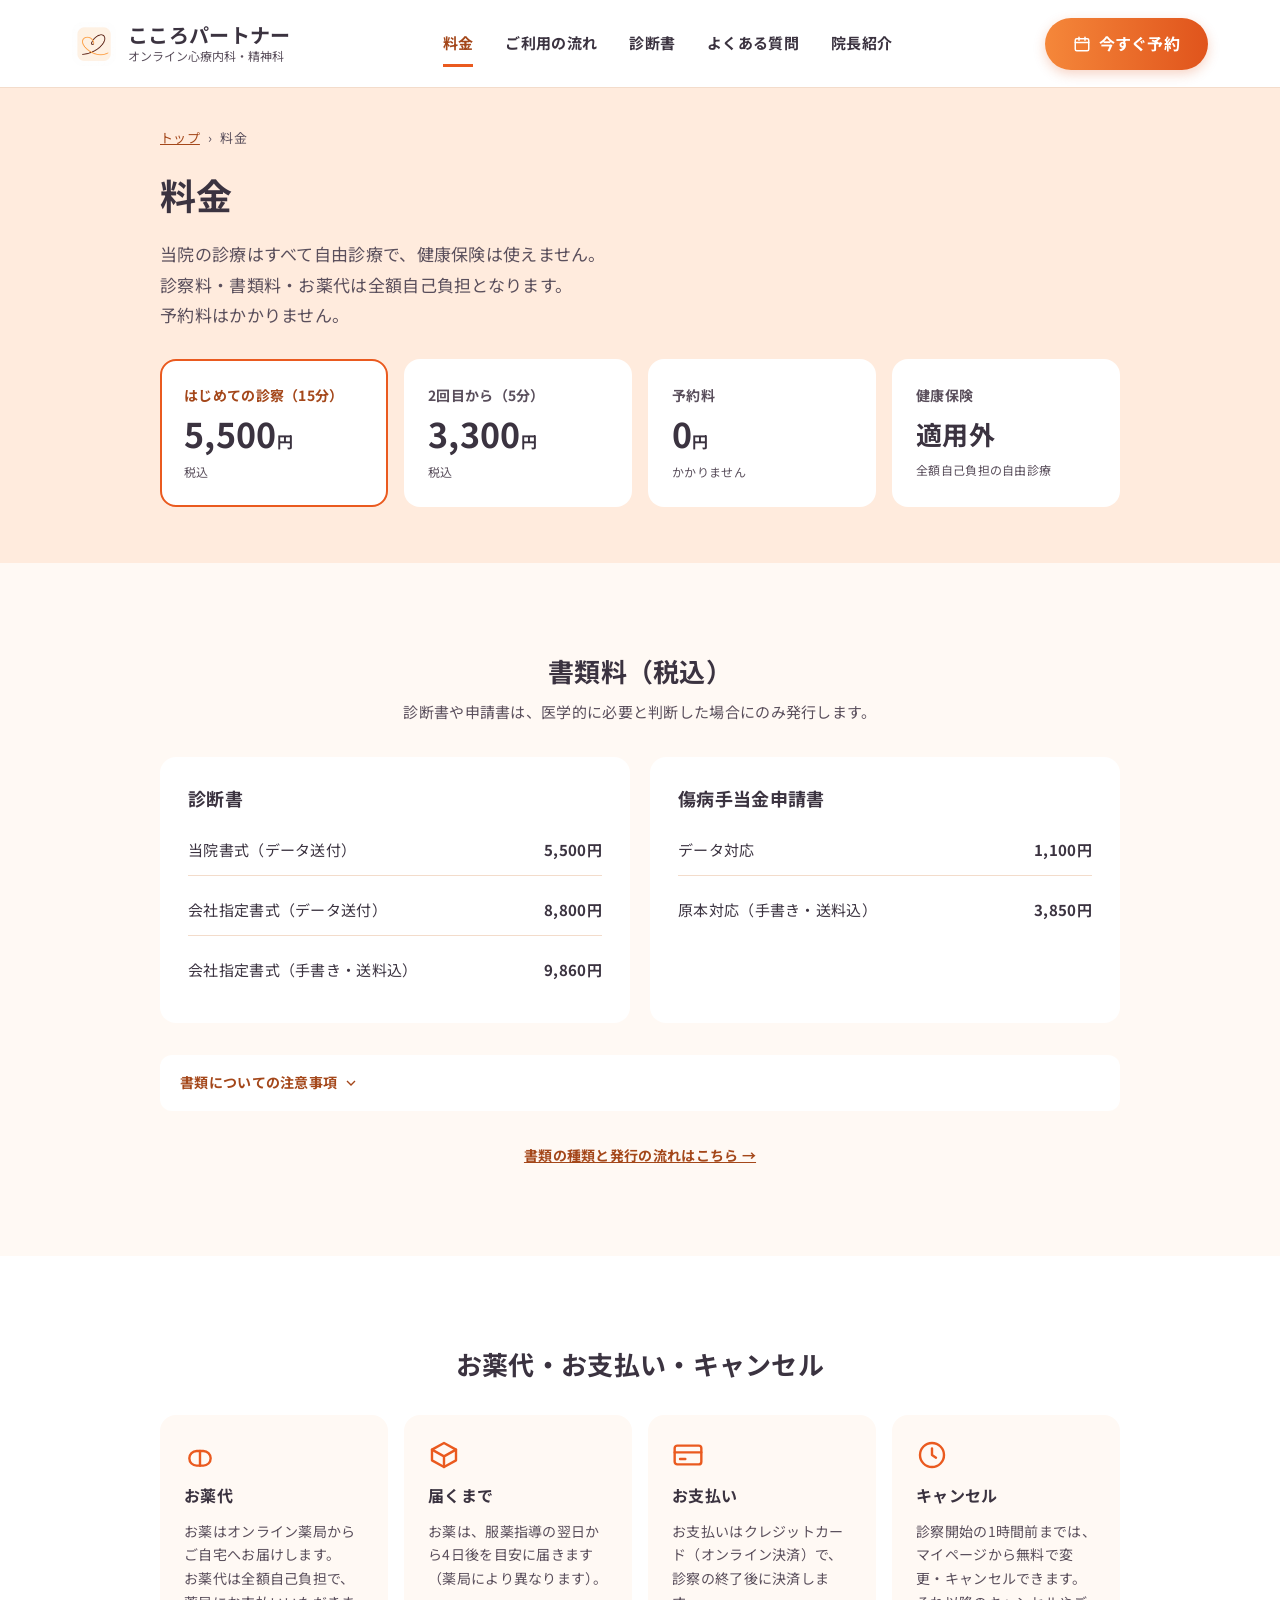
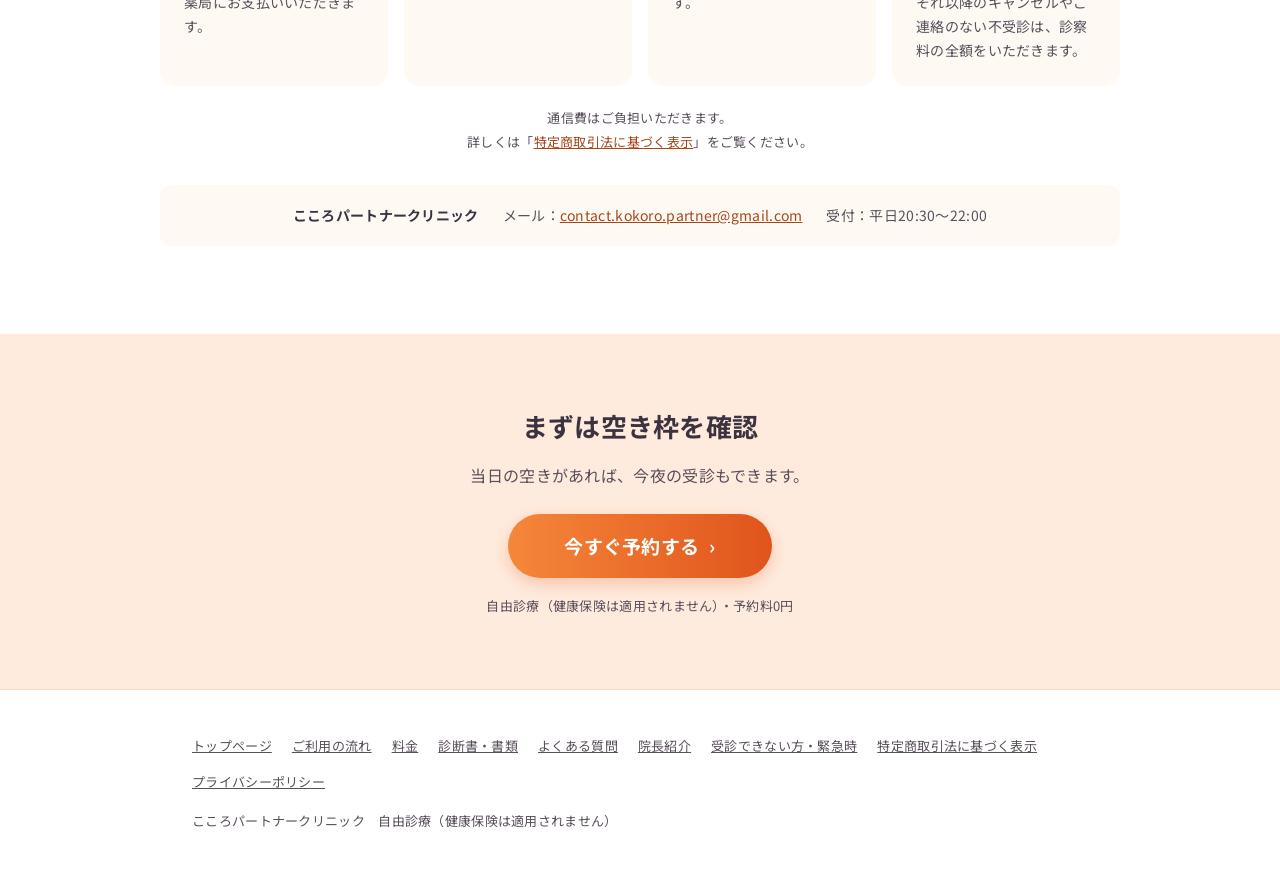
<file: price.html>
<!doctype html>
<html lang="ja">
<head>
<meta charset="utf-8">
<meta name="viewport" content="width=device-width, initial-scale=1">
<title>料金｜オンライン心療内科・精神科（自由診療）｜こころパートナークリニック</title>
<meta name="description" content="こころパートナークリニックの診察料、診断書や傷病手当金申請書の料金、お薬代についてご案内します。当院は健康保険を使わない自由診療のオンライン診療です。">
<link rel="canonical" href="https://kokoro-partner.jp/price.html">

<!-- OGP -->
<meta property="og:type" content="website">
<meta property="og:url" content="https://kokoro-partner.jp/price.html">
<meta property="og:title" content="料金｜オンライン心療内科・精神科（自由診療）｜こころパートナークリニック">
<meta property="og:description" content="こころパートナークリニックの診察料、診断書や傷病手当金申請書の料金、お薬代についてご案内します。当院は健康保険を使わない自由診療のオンライン診療です。">
<meta property="og:site_name" content="こころパートナークリニック">
<meta property="og:locale" content="ja_JP">
<meta property="og:image" content="https://kokoro-partner.jp/images/ogp.jpg">
<meta property="og:image:width" content="1200">
<meta property="og:image:height" content="630">
<meta property="og:image:alt" content="しんどい夜に、スマホで話せる心のクリニック。こころパートナークリニック 院長 竹田美香医師">
<meta name="twitter:card" content="summary_large_image">
<link rel="icon" href="images/favicon.png" sizes="any">
<link rel="apple-touch-icon" href="images/apple-touch-icon.png">
<link rel="preconnect" href="https://fonts.googleapis.com">
<link rel="preconnect" href="https://fonts.gstatic.com" crossorigin>
<link rel="preload" as="style" href="https://fonts.googleapis.com/css2?family=Noto+Sans+JP:wght@400;500;700&amp;display=swap">
<link rel="stylesheet" href="https://fonts.googleapis.com/css2?family=Noto+Sans+JP:wght@400;500;700&amp;display=swap" media="print" onload="this.media='all'">
<noscript><link rel="stylesheet" href="https://fonts.googleapis.com/css2?family=Noto+Sans+JP:wght@400;500;700&amp;display=swap"></noscript>
<link rel="stylesheet" href="site.css">
<style>
*{box-sizing:border-box}
body{margin:0;background:var(--c-bg);color:var(--c-ink);line-height:1.8;font-size:15px;font-weight:400;letter-spacing:.02em;font-family:var(--font)}
h1,h2,h3{font-weight:700;color:var(--c-ink)}
a{color:var(--c-accent)}
a:hover{color:#7A3210}
.wrap{max-width:var(--w-content);margin:0 auto;padding:0 32px}
h2{font-size:26px;line-height:1.5}
h3{font-size:18px;line-height:1.5}
p,li{color:var(--c-text)}
ul,ol{padding-left:22px}
li{margin-bottom:6px}
.note{font-size:13px;color:var(--c-text)}
@media(max-width:767px){
  .wrap{padding:0 20px}
  h2{font-size:22px}
  h3{font-size:17px}
}
/* 項目名｜内容 の表（書類の概要など） */
.spec{width:100%;max-width:760px;border-collapse:collapse;font-size:15px;margin:16px 0;background:#fff;border-radius:16px;overflow:hidden}
.spec th,.spec td{border-bottom:1px solid #EFE2D6;padding:12px 16px;text-align:left;vertical-align:top}
.spec th{background:#FFF1E4;color:#3B3340;width:32%;white-space:nowrap}
.spec tr:last-child th,.spec tr:last-child td{border-bottom:none}
footer{background:#fff;border-top:1px solid var(--c-line);padding:40px 0;font-size:13px;color:var(--c-text)}
.ft-links{display:flex;flex-wrap:wrap;gap:4px 20px}
.ft-links a{color:var(--c-text);display:inline-block;padding:4px 0}
@media(max-width:640px){
  .spec th,.spec td{display:block;width:100%;white-space:normal}
  .spec th{border-bottom:none;padding-bottom:6px}
  .spec tr:last-child th{border-bottom:none}
}
/* ===== 新しいレイアウト（UI改善 2026-11）：セクション・カード ===== */
.sec{padding:88px 32px}
.sec--white{background:#fff}
.sec--flush{padding-top:0}
.sec__in{max-width:var(--w-content);margin:0 auto;display:flex;flex-direction:column;gap:32px}
.sec-head{text-align:center;display:flex;flex-direction:column;gap:8px;align-items:center}
.sec-head h2{margin:0}
.sec-head p{margin:0}
.sec h3{margin:0}
.sec ul,.sec ol,.sec dl{margin:0}
.ico{display:flex;align-items:center;justify-content:center;flex:0 0 auto;border-radius:999px;background:var(--c-peach)}
.hero-alert{margin:0;font-size:14px;color:var(--c-text)}
.hero-alert a{font-weight:700}
/* ステップの一覧 */
.ov{list-style:none;padding:0;display:grid;grid-template-columns:repeat(auto-fit,minmax(150px,1fr));gap:16px;counter-reset:ov}
.ov li{margin:0;background:#fff;border-radius:16px;padding:24px 16px;display:flex;flex-direction:column;align-items:center;gap:10px;text-align:center;counter-increment:ov}
.ov__step{font-size:12px;font-weight:700;color:var(--c-accent)}
.ov .ico{width:56px;height:56px}
.ov__name{font-size:16px;font-weight:700;color:var(--c-ink);line-height:1.5}
.ov__sub{font-size:13px;line-height:1.6;color:var(--c-text)}
/* ステップの詳細（写真つきの横長カード） */
.steps-detail{display:flex;flex-direction:column;gap:24px;margin-top:16px}
.step-card{background:#fff;border-radius:20px;padding:32px;display:grid;grid-template-columns:240px 1fr;
  grid-template-areas:"photo head" "photo body";grid-template-rows:auto 1fr;gap:14px 32px;align-items:start}
.step-card__photo{grid-area:photo;width:240px;height:180px;object-fit:cover;border-radius:14px;background:var(--c-photo);display:block}
.step-card__head{grid-area:head;display:flex;flex-direction:column;gap:14px}
.step-card__body{grid-area:body;display:flex;flex-direction:column;gap:14px;min-width:0}
.badges{display:flex;align-items:center;gap:10px;flex-wrap:wrap}
.badge{background:var(--c-orange-deep);color:#fff;font-size:13px;font-weight:700;border-radius:6px;padding:4px 10px;line-height:1.5}
.tag{background:var(--c-peach);color:var(--c-accent);font-size:12px;font-weight:700;border-radius:999px;padding:4px 10px;line-height:1.5}
.step-card h3{font-size:20px}
.step-card ul{padding-left:20px}
.step-card li{margin-bottom:4px}
.step-card strong{color:var(--c-ink)}
.link-more{font-size:14px;font-weight:700}
/* 開閉する補足 */
.more-info{border-top:1px solid var(--c-line);padding-top:4px}
.more-info summary{display:flex;align-items:center;gap:6px;min-height:44px;font-size:14px;font-weight:700;color:var(--c-accent)}
.more-info summary svg{flex:0 0 auto;transition:transform .2s}
.more-info[open] summary svg{transform:rotate(180deg)}
.more-info p{margin:4px 0 8px;font-size:14px;line-height:1.8}
/* アイコンつきのタイル */
.tiles{list-style:none;padding:0;display:grid;grid-template-columns:repeat(auto-fit,minmax(170px,1fr));gap:16px}
.tiles li{margin:0;background:var(--c-bg);border-radius:16px;padding:24px 16px;display:flex;flex-direction:column;align-items:center;gap:12px;text-align:center}
.tiles b{font-size:15px;line-height:1.5;color:var(--c-ink)}
.tiles span{font-size:13px;line-height:1.6;color:var(--c-text)}
/* 緊急時 */
.alert-119{background:var(--c-alert-bg);border:2px solid var(--c-alert);border-radius:16px;padding:24px 28px;display:flex;gap:20px;align-items:center}
.alert-119__badge{flex:0 0 auto;width:64px;height:64px;border-radius:999px;background:var(--c-alert);color:#fff;display:flex;align-items:center;justify-content:center;font-size:20px;font-weight:700}
.alert-119 h3{font-size:18px;color:var(--c-alert-text);margin:0 0 6px}
.alert-119 h3 a{color:var(--c-alert-text)}
.alert-119 p{margin:0;font-size:14px;line-height:1.8}
.grid-2{display:grid;grid-template-columns:repeat(auto-fit,minmax(300px,1fr));gap:20px}
.card{background:#fff;border-radius:16px;padding:28px;display:flex;flex-direction:column;gap:12px;min-width:0}
.card > p{margin:0;font-size:14px;line-height:1.7}
.card ul{padding-left:20px}
.card li{color:var(--c-ink);margin-bottom:2px}
.tel-list > div{display:flex;justify-content:space-between;align-items:center;gap:12px;padding:6px 0;border-bottom:1px solid var(--c-line)}
.tel-list > div:last-child{border-bottom:0}
.tel-list dt{font-size:14px;line-height:1.6}
.tel-list dt small{display:block;font-size:12px;color:var(--c-text)}
.tel-list dd{margin:0;font-size:15px;font-weight:700;white-space:nowrap}
.tel-list dd a{display:inline-block;padding:8px 0}
/* ほかのページへのリンクカード */
.link-card{box-sizing:border-box;width:100%;max-width:var(--w-content);margin:0 auto;background:#fff;border:1px solid var(--c-line);border-radius:16px;
  padding:24px 28px;display:flex;align-items:center;gap:16px;text-decoration:none;color:var(--c-ink)}
.link-card:hover{border-color:#FFD0AE;color:var(--c-ink)}
.link-card__q{width:44px;height:44px;border-radius:999px;background:var(--c-peach);color:var(--c-accent);font-weight:700;font-size:18px;
  display:flex;align-items:center;justify-content:center;flex:0 0 auto}
.link-card__text{display:flex;flex-direction:column;gap:4px;flex:1}
.link-card__text b{font-size:17px}
.link-card__text span{font-size:14px;color:var(--c-text)}
.link-card__arrow{font-size:22px;color:var(--c-accent)}
@media (max-width:767px){
  .sec{padding:48px 20px}
  .sec--flush{padding-top:0}
  .sec__in{gap:20px}
  .ov{display:block;background:#fff;border-radius:16px}
  .ov li{flex-direction:row;padding:12px 16px;gap:12px;text-align:left;border-bottom:1px solid var(--c-line);border-radius:0;background:none}
  .ov li:last-child{border-bottom:0}
  .ov__step,.ov .ico{display:none}
  .ov li::before{content:counter(ov);flex:0 0 28px;height:28px;border-radius:999px;background:var(--c-orange-deep);color:#fff;
    font-size:13px;font-weight:700;display:flex;align-items:center;justify-content:center}
  .ov__name{flex:1;font-size:15px}
  .ov__sub{font-size:12px}
  .steps-detail{gap:14px;margin-top:8px}
  .step-card{padding:18px;border-radius:16px;grid-template-columns:72px 1fr;grid-template-areas:"photo head" "body body";
    grid-template-rows:auto auto;gap:12px;align-items:center}
  .step-card__photo{width:72px;height:72px;border-radius:12px}
  .step-card__head{gap:4px}
  .step-card__body{gap:8px}
  .badges{gap:6px}
  .badge,.tag{font-size:11px;padding:2px 8px}
  .step-card h3{font-size:17px}
  .step-card ul{font-size:14px;line-height:1.75;padding-left:18px}
  .tiles{grid-template-columns:1fr;gap:8px}
  .tiles li{display:grid;grid-template-columns:32px 1fr;column-gap:14px;row-gap:2px;align-items:center;text-align:left;padding:14px 16px}
  .tiles li svg{grid-row:span 2}
  .alert-119{padding:16px;gap:14px;align-items:flex-start}
  .alert-119__badge{width:48px;height:48px;font-size:16px}
  .alert-119 h3{font-size:16px}
  .card{padding:20px}
  .link-card{padding:18px 20px}
}
/* 料金：見出し帯の料金タイル */
.price-tiles{list-style:none;margin:8px 0 0;padding:0;display:grid;grid-template-columns:repeat(auto-fit,minmax(200px,1fr));gap:16px}
.price-tiles li{margin:0;background:#fff;border:2px solid transparent;border-radius:16px;padding:22px;display:flex;flex-direction:column;gap:6px}
.price-tiles li.is-main{border-color:var(--c-orange)}
.price-tiles__label{font-size:14px;font-weight:700;color:var(--c-text)}
.price-tiles li.is-main .price-tiles__label{color:var(--c-accent)}
.price-tiles__num{font-size:34px;font-weight:700;line-height:1.2;color:var(--c-ink)}
.price-tiles__num small{font-size:16px}
.price-tiles__num--text{font-size:26px;line-height:1.5}
.price-tiles__sub{font-size:12px;color:var(--c-text)}
/* 料金の行（項目名と金額の左右配置） */
.grid-2--wide{grid-template-columns:repeat(auto-fit,minmax(320px,1fr))}
.fee-card{gap:8px}
.fee-card h3{margin:0 0 4px}
.fee-row{display:flex;justify-content:space-between;align-items:baseline;gap:12px;padding:12px 0;border-bottom:1px solid var(--c-line);font-size:15px;color:var(--c-ink)}
.fee-row:last-child{border-bottom:0}
.fee-row b{white-space:nowrap}
.more-info--box{background:#fff;border-top:0;border-radius:12px;padding:4px 20px}
.more-info--box summary{min-height:48px}
.more-info--box ul{margin:0 0 16px;padding-left:0;list-style:none;font-size:14px;line-height:1.8}
.more-info--box li{padding-left:1em;text-indent:-1em}
.link-more--center{align-self:center}
/* アイコンつきの情報カード */
.info-cards{list-style:none;padding:0;display:grid;grid-template-columns:repeat(auto-fit,minmax(210px,1fr));gap:16px}
.info-cards li{margin:0;background:var(--c-bg);border-radius:16px;padding:24px;display:flex;flex-direction:column;gap:10px}
.info-cards b{font-size:16px;color:var(--c-ink)}
.info-cards span{font-size:14px;line-height:1.7;color:var(--c-text)}
.note--center{margin:0;text-align:center;line-height:1.8}
.contact-strip{background:var(--c-bg);border-radius:12px;padding:18px 24px;display:flex;justify-content:center;flex-wrap:wrap;gap:8px 24px;font-size:14px;color:var(--c-text)}
.contact-strip b{color:var(--c-ink)}
.contact-strip a{overflow-wrap:anywhere}
@media (max-width:767px){
  .price-tiles{grid-template-columns:1fr 1fr;gap:10px}
  .price-tiles li{padding:14px}
  .price-tiles__label{font-size:12px}
  .price-tiles__num{font-size:28px}
  .price-tiles__num--text{font-size:22px;line-height:1.45}
  .price-tiles__sub{font-size:11px}
  .grid-2--wide{grid-template-columns:1fr}
  .fee-row{font-size:14px}
  .info-cards{grid-template-columns:1fr;gap:10px}
  .info-cards li{display:grid;grid-template-columns:32px 1fr;column-gap:14px;row-gap:4px;padding:16px}
  .info-cards li svg{grid-row:span 2}
  .contact-strip{flex-direction:column;align-items:center;text-align:center;gap:4px}
}
/* 診断書：書類カード（カード全体がリンク） */
.doc-cards{display:grid;grid-template-columns:repeat(auto-fit,minmax(280px,1fr));gap:16px}
.doc-card{background:#fff;border:1px solid var(--c-line);border-radius:16px;padding:24px;display:flex;flex-direction:column;gap:10px;text-decoration:none;color:var(--c-ink)}
.doc-card:hover{border-color:#FFD0AE;color:var(--c-ink)}
.doc-card__ico{width:48px;height:48px;border-radius:12px;background:var(--c-peach);display:flex;align-items:center;justify-content:center}
.doc-card__name{font-size:18px;font-weight:700;line-height:1.5}
.doc-card__desc{flex:1;font-size:14px;line-height:1.7;color:var(--c-text)}
.doc-card__foot{display:flex;justify-content:space-between;align-items:center;gap:12px;margin-top:4px;font-size:14px;font-weight:700}
.doc-card__more{margin-left:auto;color:var(--c-accent)}
/* 番号つきの手順カード（発行までの流れ） */
.num-steps{list-style:none;padding:0;display:grid;grid-template-columns:repeat(auto-fit,minmax(200px,1fr));gap:16px;counter-reset:ns}
.num-steps li{margin:0;background:var(--c-bg);border-radius:16px;padding:24px 20px;display:flex;flex-direction:column;gap:10px;counter-increment:ns}
.num-steps li::before{content:counter(ns);width:36px;height:36px;border-radius:999px;background:var(--c-orange-deep);color:#fff;font-weight:700;
  display:flex;align-items:center;justify-content:center}
.num-steps b{font-size:16px;line-height:1.5;color:var(--c-ink)}
.num-steps span{font-size:14px;line-height:1.7;color:var(--c-text)}
/* ご注意（畳まない） */
.notice-card{background:#fff;border-radius:16px;padding:28px 32px;display:flex;gap:20px}
.notice-card__ico{flex:0 0 auto;width:44px;height:44px;border-radius:999px;background:var(--c-peach);color:var(--c-accent);font-size:22px;font-weight:700;
  display:flex;align-items:center;justify-content:center}
.notice-card > div{flex:1;display:flex;flex-direction:column;gap:10px;min-width:0}
.notice-card h2{margin:0;font-size:20px}
.notice-card ul{padding-left:20px;line-height:1.9}
/* 書類の詳細ページ */
.sec .spec{max-width:none;margin:0}
.prose-card p{margin:0;font-size:15px;line-height:1.8}
.prose-card p + p{margin-top:12px}
.prose-card ul{padding-left:20px}
.prose-card li{color:var(--c-ink)}
.related ul{padding-left:20px}
.related li{margin-bottom:4px}
.sec__in > .note{margin:-12px 0 0}
.sec__in > .sec-head:not(:first-child){margin-top:32px}
@media (max-width:767px){
  .doc-cards{grid-template-columns:1fr;gap:12px}
  .doc-card{padding:20px}
  .num-steps{grid-template-columns:1fr;gap:10px}
  .num-steps li{display:grid;grid-template-columns:32px 1fr;column-gap:14px;row-gap:2px;padding:16px}
  .num-steps li::before{width:32px;height:32px;grid-row:span 2}
  .notice-card{position:relative;padding:20px}
  .notice-card__ico{position:absolute;top:18px;left:20px;width:32px;height:32px;font-size:17px}
  .notice-card h2{font-size:18px;min-height:32px;display:flex;align-items:center;padding-left:44px}
  .sec__in > .note{margin-top:-8px}
}
/* よくある質問 */
.faq-cats{display:grid;grid-template-columns:repeat(auto-fit,minmax(160px,1fr));gap:12px;margin-top:8px}
.faq-cats a{background:#fff;border-radius:14px;padding:18px 12px;display:flex;flex-direction:column;align-items:center;gap:8px;
  text-decoration:none;color:var(--c-ink);font-size:14px;font-weight:700;text-align:center;border:1px solid transparent}
.faq-cats a:hover{border-color:#FFD0AE;color:var(--c-ink)}
.sec--faq{padding-top:64px}
.faq-wrap{max-width:820px;gap:56px}
.faq-cat{display:flex;flex-direction:column;gap:12px}
.faq-cat h2{margin:0 0 4px;font-size:24px;display:flex;align-items:center;gap:10px}
.faq-cat h2::before{content:"";flex:0 0 6px;height:24px;border-radius:3px;background:var(--c-orange)}
.faq-item{background:#fff;border-radius:14px;padding:0 24px}
.faq-item summary{min-height:64px;display:flex;align-items:center;gap:14px;font-size:16px;font-weight:700;color:var(--c-ink);padding:10px 0}
.faq-item__q{flex:0 0 auto;width:30px;height:30px;border-radius:999px;background:var(--c-orange-deep);color:#fff;font-size:14px;
  display:flex;align-items:center;justify-content:center}
.faq-item__text{flex:1;line-height:1.6}
.faq-item__pm{flex:0 0 auto;color:var(--c-accent);font-size:18px}
.faq-item__pm::after{content:"＋"}
.faq-item[open] .faq-item__pm::after{content:"－"}
.faq-item__a{padding:0 0 20px 44px}
.faq-item__a p{margin:0;font-size:15px;line-height:1.8}
.faq-cat__more{margin:0;align-self:flex-end;font-size:14px;font-weight:700}
.faq-contact{background:#fff;border:1px solid var(--c-line);border-radius:16px;padding:24px 28px;display:flex;flex-direction:column;gap:6px;align-items:center;text-align:center}
.faq-contact b{font-size:16px;color:var(--c-ink)}
.faq-contact span{font-size:14px;line-height:1.8;color:var(--c-text)}
.faq-contact a{overflow-wrap:anywhere}
@media (max-width:767px){
  .faq-cats{grid-template-columns:1fr 1fr;gap:8px}
  .faq-cats a{flex-direction:row;justify-content:flex-start;min-height:48px;padding:10px 12px;font-size:13px;gap:8px;text-align:left}
  .faq-cats svg{flex:0 0 22px;width:22px;height:22px}
  .sec--faq{padding-top:40px}
  .faq-wrap{gap:40px}
  .faq-cat h2{font-size:20px}
  .faq-cat h2::before{height:20px}
  .faq-item{padding:0 16px}
  .faq-item summary{min-height:56px;gap:10px;font-size:15px}
  .faq-item__q{width:26px;height:26px;font-size:13px}
  .faq-item__a{padding:0 0 16px 36px}
  .faq-item__a p{font-size:14px}
  .faq-contact{padding:20px}
}
/* 院長紹介 */
.page-hero--profile{padding-bottom:64px}
.page-hero--profile .page-hero__in{gap:28px}
.profile{display:flex;align-items:center;gap:48px}
.profile__photo{flex:0 0 280px;width:280px;height:280px;border-radius:999px;border:8px solid #fff;object-fit:cover;object-position:50% 20%;background:var(--c-photo);display:block}
.profile__text{flex:1;display:flex;flex-direction:column;gap:14px;min-width:0}
.profile h1{margin:0;font-size:36px;line-height:1.3}
.profile h1 span{font-size:18px;font-weight:500}
.profile__meta{margin:0;font-size:14px;color:var(--c-text)}
.chips--sm{gap:8px}
.chips--sm li{padding:8px 14px;font-size:13px}
.msg-wrap{max-width:820px;gap:24px}
.msg-card{background:#fff;border-radius:20px;padding:44px 48px;display:flex;flex-direction:column;gap:18px}
.msg-card p{margin:0;font-size:16px;line-height:2}
.msg-card .msg-card__first{font-size:18px;font-weight:500;color:var(--c-ink)}
.msg-card .msg-card__sign{margin-top:8px;font-size:15px;font-weight:700;text-align:right;color:var(--c-ink)}
.career{flex-direction:row;flex-wrap:wrap;gap:56px}
.career__text{flex:1 1 380px;display:flex;flex-direction:column;gap:16px}
.career__text h2{margin:0}
.career__text p{margin:0;line-height:1.9}
.career__box{background:var(--c-bg);border-radius:14px;padding:20px;display:flex;flex-direction:column;gap:8px;margin-top:8px}
.career__box b{font-size:14px;color:var(--c-ink)}
.career__box span{font-size:14px;line-height:1.8;color:var(--c-text)}
.timeline{flex:1 1 380px;list-style:none;margin:0;padding:0 0 0 24px;border-left:2px solid var(--c-line);display:flex;flex-direction:column;gap:22px}
.timeline li{position:relative;margin:0;display:flex;flex-direction:column;gap:2px;font-size:15px;color:var(--c-ink)}
.timeline li::before{content:"";position:absolute;left:-32px;top:6px;width:14px;height:14px;border-radius:999px;background:#fff;border:3px solid var(--c-orange);box-sizing:border-box}
.timeline li.is-now{font-weight:700}
.timeline li.is-now::before{background:var(--c-orange)}
.timeline span{font-size:14px;font-weight:700;color:var(--c-accent)}
@media (max-width:767px){
  .page-hero--profile{padding-bottom:36px}
  .page-hero--profile .page-hero__in{gap:20px}
  .profile{flex-direction:column;gap:20px;text-align:center}
  .profile__photo{flex:none;width:200px;height:200px;border-width:6px}
  .profile__text{align-items:center;gap:10px}
  .profile h1{font-size:28px}
  .profile .chips{justify-content:center}
  .msg-card{padding:28px 22px;gap:14px}
  .msg-card p{font-size:15px;line-height:1.9}
  .msg-card .msg-card__first{font-size:17px}
  .msg-card svg{width:32px;height:32px}
  .career{gap:36px}
  .career__text,.timeline{flex-basis:100%}
}
/* 未確定の情報（公開前に必ず埋めるか削除する） */
.todo{background:#FFF3B0;color:#6B4E00;font-weight:700;padding:0 4px;border-radius:4px}
</style>

<script type="application/ld+json">
{
  "@context": "https://schema.org",
  "@graph": [
    {
      "@type": "WebPage",
      "@id": "https://kokoro-partner.jp/price.html",
      "url": "https://kokoro-partner.jp/price.html",
      "name": "料金｜オンライン心療内科・精神科（自由診療）｜こころパートナークリニック",
      "description": "こころパートナークリニックの診察料、診断書や傷病手当金申請書の料金、お薬代についてご案内します。当院は健康保険を使わない自由診療のオンライン診療です。",
      "inLanguage": "ja",
      "isPartOf": {
        "@id": "https://kokoro-partner.jp/#website"
      },
      "about": {
        "@id": "https://kokoro-partner.jp/#clinic"
      },
      "breadcrumb": {
        "@id": "https://kokoro-partner.jp/price.html#breadcrumb"
      }
    },
    {
      "@type": "BreadcrumbList",
      "@id": "https://kokoro-partner.jp/price.html#breadcrumb",
      "itemListElement": [
        {
          "@type": "ListItem",
          "position": 1,
          "name": "こころパートナークリニック",
          "item": "https://kokoro-partner.jp/"
        },
        {
          "@type": "ListItem",
          "position": 2,
          "name": "料金"
        }
      ]
    }
  ]
}
</script>
<!-- Google tag (gtag.js) -->
<script async src="https://www.googletagmanager.com/gtag/js?id=G-E3QCNF71B0"></script>
<script>
  window.dataLayer = window.dataLayer || [];
  function gtag(){dataLayer.push(arguments);}
  gtag('js', new Date());
  gtag('config', 'G-E3QCNF71B0');
</script>
</head>

<body class="has-reserve-bar">

<!--SITE-HEADER-->
<header class="site-header">
  <div class="site-header__in">
    <a class="site-logo" href="index.html">
      <img src="images/kokoropartner_logo.png" alt="" width="44" height="44">
      <span class="site-logo__text"><span class="site-logo__name">こころパートナー</span><span class="site-logo__sub">オンライン心療内科・精神科</span></span>
    </a>
    <nav class="site-nav" aria-label="メインメニュー">
      <a href="price.html" aria-current="page">料金</a>
      <a href="flow.html">ご利用の流れ</a>
      <a href="documents.html">診断書</a>
      <a href="faq.html">よくある質問</a>
      <a href="doctor.html">院長紹介</a>
    </nav>
    <a class="btn-reserve site-header__cta" href="#" data-reserve><svg aria-hidden="true" width="18" height="18" viewBox="0 0 24 24" fill="none" stroke="currentColor" stroke-width="2" stroke-linecap="round" stroke-linejoin="round"><rect x="3" y="5" width="18" height="16" rx="2"></rect><path d="M16 3v4M8 3v4M3 10h18"></path></svg>今すぐ予約</a>
    <button class="menu-btn" type="button" aria-expanded="false" aria-controls="site-menu" aria-label="メニューを開く">
      <svg class="i-open" aria-hidden="true" width="22" height="22" viewBox="0 0 24 24" fill="none" stroke="currentColor" stroke-width="2.2" stroke-linecap="round"><path d="M4 7h16M4 12h16M4 17h16"></path></svg>
      <svg class="i-close" aria-hidden="true" width="22" height="22" viewBox="0 0 24 24" fill="none" stroke="currentColor" stroke-width="2.2" stroke-linecap="round"><path d="M6 6l12 12M18 6L6 18"></path></svg>
      <span>MENU</span>
    </button>
  </div>
  <nav class="site-menu" id="site-menu" aria-label="メニュー" hidden>
    <div class="site-menu__in">
      <a class="site-menu__link" href="price.html" aria-current="page">料金（表示中）<span aria-hidden="true">›</span></a>
      <a class="site-menu__link" href="flow.html">ご利用の流れ<span aria-hidden="true">›</span></a>
      <a class="site-menu__link" href="documents.html">診断書・書類<span aria-hidden="true">›</span></a>
      <a class="site-menu__link" href="faq.html">よくある質問<span aria-hidden="true">›</span></a>
      <a class="site-menu__link" href="doctor.html">院長紹介<span aria-hidden="true">›</span></a>
      <a class="site-menu__link site-menu__alert" href="flow.html#emergency">受診できない方・緊急時<span aria-hidden="true">›</span></a>
      <a class="btn-reserve" href="#" data-reserve>今すぐ予約する</a>
      <p class="site-menu__note">平日 20:30〜22:00・自由診療</p>
    </div>
  </nav>
</header>
<!--/SITE-HEADER-->

<section class="page-hero">
  <div class="page-hero__in">
    <nav class="crumb" aria-label="パンくずリスト"><a href="index.html">トップ</a><span aria-hidden="true">›</span><span aria-current="page">料金</span></nav>
    <h1>料金</h1>
<p class="lead">当院の診療はすべて自由診療で、健康保険は使えません。<br>
診察料・書類料・お薬代は全額自己負担となります。<br>
予約料はかかりません。</p>
<ul class="price-tiles">
  <li class="is-main"><span class="price-tiles__label">はじめての診察（15分）</span><span class="price-tiles__num">5,500<small>円</small></span><span class="price-tiles__sub">税込</span></li>
  <li><span class="price-tiles__label">2回目から（5分）</span><span class="price-tiles__num">3,300<small>円</small></span><span class="price-tiles__sub">税込</span></li>
  <li><span class="price-tiles__label">予約料</span><span class="price-tiles__num">0<small>円</small></span><span class="price-tiles__sub">かかりません</span></li>
  <li><span class="price-tiles__label">健康保険</span><span class="price-tiles__num price-tiles__num--text">適用外</span><span class="price-tiles__sub">全額自己負担の自由診療</span></li>
</ul>
  </div>
</section>

<main>

<section class="sec">
  <div class="sec__in">
    <div class="sec-head">
      <h2>書類料（税込）</h2>
      <p>診断書や申請書は、医学的に必要と判断した場合にのみ発行します。</p>
    </div>
    <div class="grid-2 grid-2--wide">
      <div class="card fee-card">
        <h3>診断書</h3>
        <div class="fee-row"><span>当院書式（データ送付）</span><b>5,500円</b></div>
        <div class="fee-row"><span>会社指定書式（データ送付）</span><b>8,800円</b></div>
        <div class="fee-row"><span>会社指定書式（手書き・送料込）</span><b>9,860円</b></div>
      </div>
      <div class="card fee-card">
        <h3>傷病手当金申請書</h3>
        <div class="fee-row"><span>データ対応</span><b>1,100円</b></div>
        <div class="fee-row"><span>原本対応（手書き・送料込）</span><b>3,850円</b></div>
      </div>
    </div>
    <details class="more-info more-info--box">
      <summary>書類についての注意事項<svg aria-hidden="true" width="16" height="16" viewBox="0 0 24 24" fill="none" stroke="currentColor" stroke-width="2"><path d="M6 9l6 6 6-6"></path></svg></summary>
      <ul>
        <li>※当院書式以外の各種書類については患者様ご自身でご用意をお願いしております。</li>
        <li>※原本対応をご希望の場合は書類の郵送をお願いしています。</li>
        <li>※レターパックをご希望の場合は+330円で対応させていただきます。</li>
      </ul>
    </details>
    <a class="link-more link-more--center" href="documents.html">書類の種類と発行の流れはこちら →</a>
  </div>
</section>

<section class="sec sec--white">
  <div class="sec__in">
    <div class="sec-head">
      <h2>お薬代・お支払い・キャンセル</h2>
    </div>
    <ul class="info-cards">
      <li>
        <svg aria-hidden="true" width="32" height="32" viewBox="0 0 24 24" fill="none" stroke="#EA5A1F" stroke-width="1.8" stroke-linecap="round" stroke-linejoin="round"><rect x="4" y="9" width="16" height="11" rx="5.5"></rect><path d="M12 9v11"></path></svg>
        <b>お薬代</b>
        <span>お薬はオンライン薬局からご自宅へお届けします。<br>お薬代は全額自己負担で、薬局にお支払いいただきます。</span>
      </li>
      <li>
        <svg aria-hidden="true" width="32" height="32" viewBox="0 0 24 24" fill="none" stroke="#EA5A1F" stroke-width="1.8" stroke-linecap="round" stroke-linejoin="round"><path d="M3 8l9-5 9 5v8l-9 5-9-5z"></path><path d="M3 8l9 5 9-5M12 13v8"></path></svg>
        <b>届くまで</b>
        <span>お薬は、服薬指導の翌日から4日後を目安に届きます（薬局により異なります）。</span>
      </li>
      <li>
        <svg aria-hidden="true" width="32" height="32" viewBox="0 0 24 24" fill="none" stroke="#EA5A1F" stroke-width="1.8" stroke-linecap="round" stroke-linejoin="round"><rect x="2" y="5" width="20" height="14" rx="2"></rect><path d="M2 10h20M6 15h4"></path></svg>
        <b>お支払い</b>
        <span>お支払いはクレジットカード（オンライン決済）で、診察の終了後に決済します。</span>
      </li>
      <li>
        <svg aria-hidden="true" width="32" height="32" viewBox="0 0 24 24" fill="none" stroke="#EA5A1F" stroke-width="1.8" stroke-linecap="round" stroke-linejoin="round"><circle cx="12" cy="12" r="9"></circle><path d="M12 7v5l3 2"></path></svg>
        <b>キャンセル</b>
        <span>診察開始の1時間前までは、マイページから無料で変更・キャンセルできます。<br>それ以降のキャンセルやご連絡のない不受診は、診察料の全額をいただきます。</span>
      </li>
    </ul>
    <p class="note note--center">通信費はご負担いただきます。<br>詳しくは「<a href="tokushoho.html">特定商取引法に基づく表示</a>」をご覧ください。</p>
    <div class="contact-strip">
      <b>こころパートナークリニック</b>
      <span>メール：<a href="mailto:contact.kokoro.partner@gmail.com">contact.kokoro.partner@gmail.com</a></span>
      <span>受付：平日20:30〜22:00</span>
    </div>
  </div>
</section>

</main>

<section class="reserve-band">
  <div class="reserve-band__in">
    <h2>まずは空き枠を確認</h2>
    <p>当日の空きがあれば、今夜の受診もできます。</p>
    <a class="btn-reserve" href="#" data-reserve>今すぐ予約する<span aria-hidden="true">›</span></a>
    <small>自由診療（健康保険は適用されません）・予約料0円</small>
  </div>
</section>

<footer>
  <div class="wrap">
    <nav class="ft-links" aria-label="サイト内リンク">
      <a href="index.html">トップページ</a>
      <a href="flow.html">ご利用の流れ</a>
      <a href="price.html">料金</a>
      <a href="documents.html">診断書・書類</a>
      <a href="faq.html">よくある質問</a>
      <a href="doctor.html">院長紹介</a>
      <a href="flow.html#emergency">受診できない方・緊急時</a>
      <a href="tokushoho.html">特定商取引法に基づく表示</a>
      <a href="privacy.html">プライバシーポリシー</a>
    </nav>
    <div style="margin-top:12px">こころパートナークリニック　自由診療（健康保険は適用されません）</div>
  </div>
</footer>

<div class="reserve-bar">
  <a class="btn-reserve" href="#" data-reserve>今すぐ予約する</a>
  <small>初診 5,500円・自由診療（保険適用外）</small>
</div>

<script src="site.js"></script>
</body>
</html>
</file>
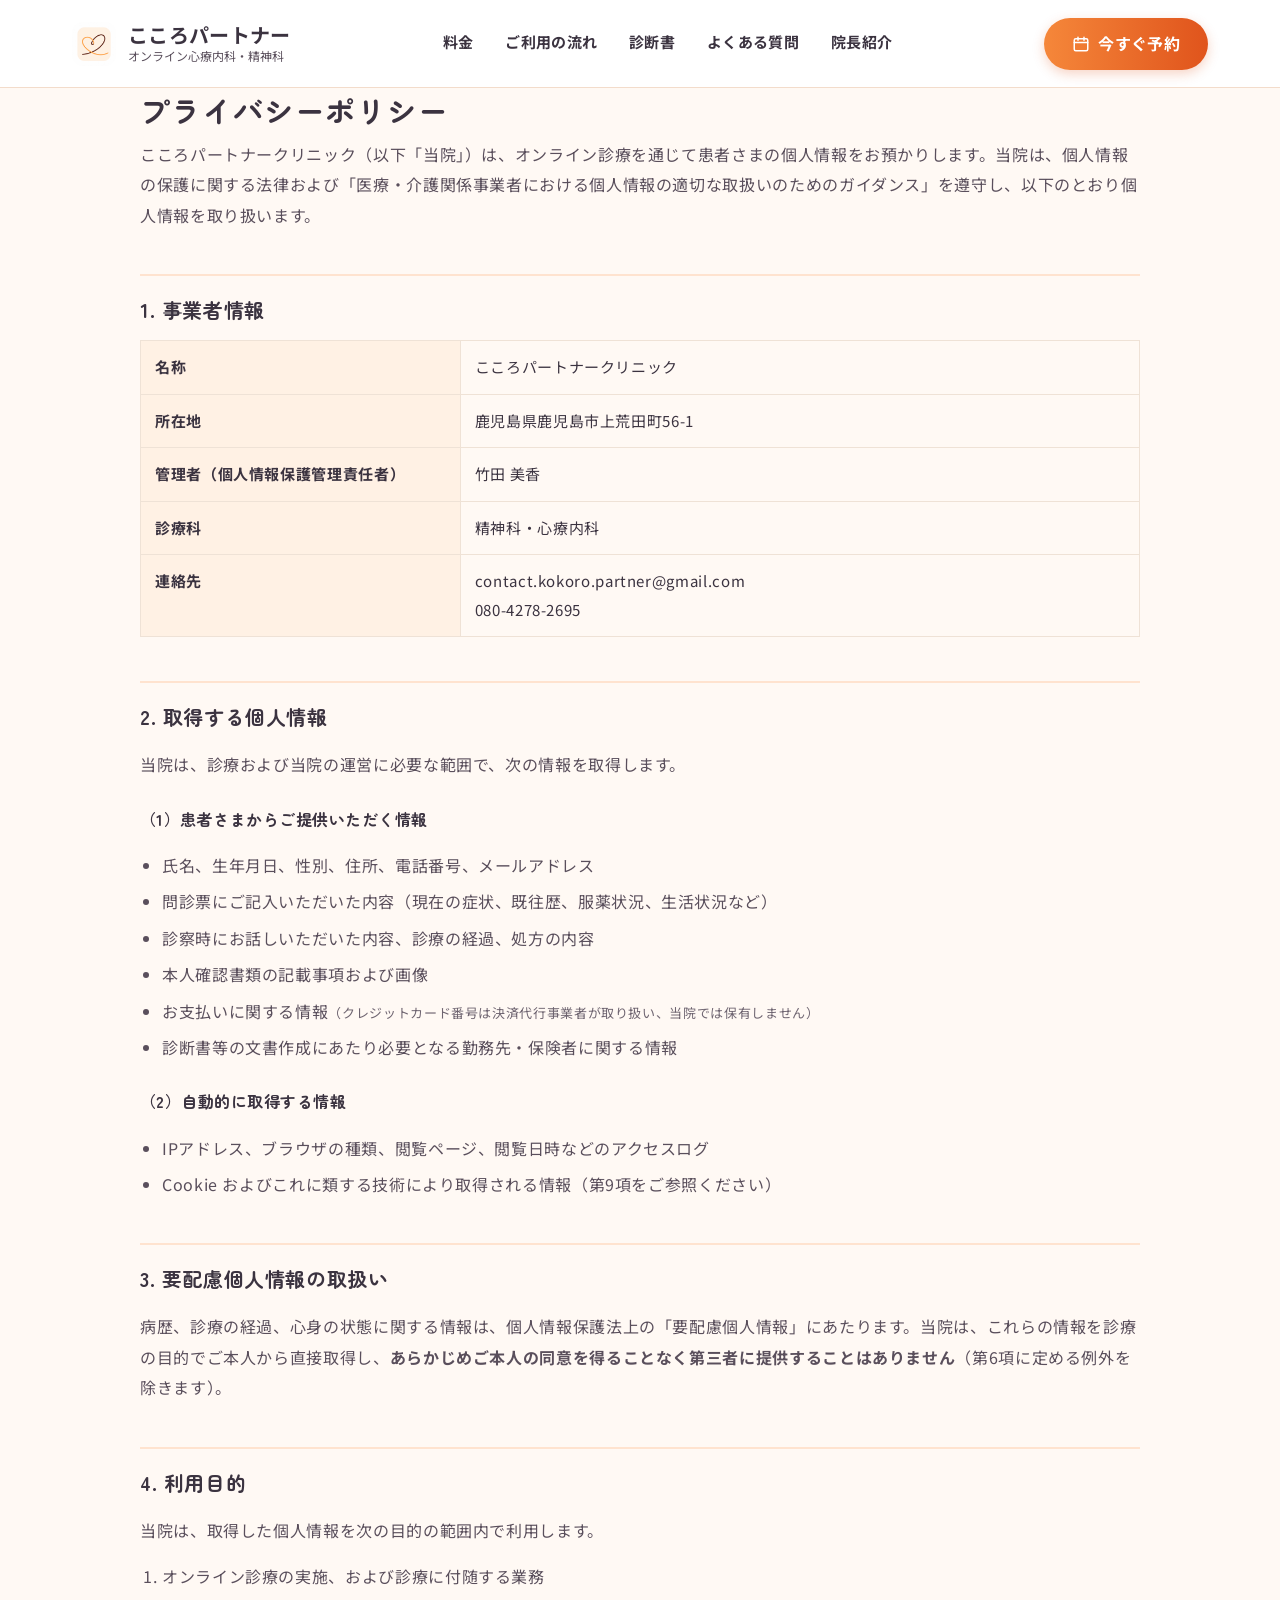
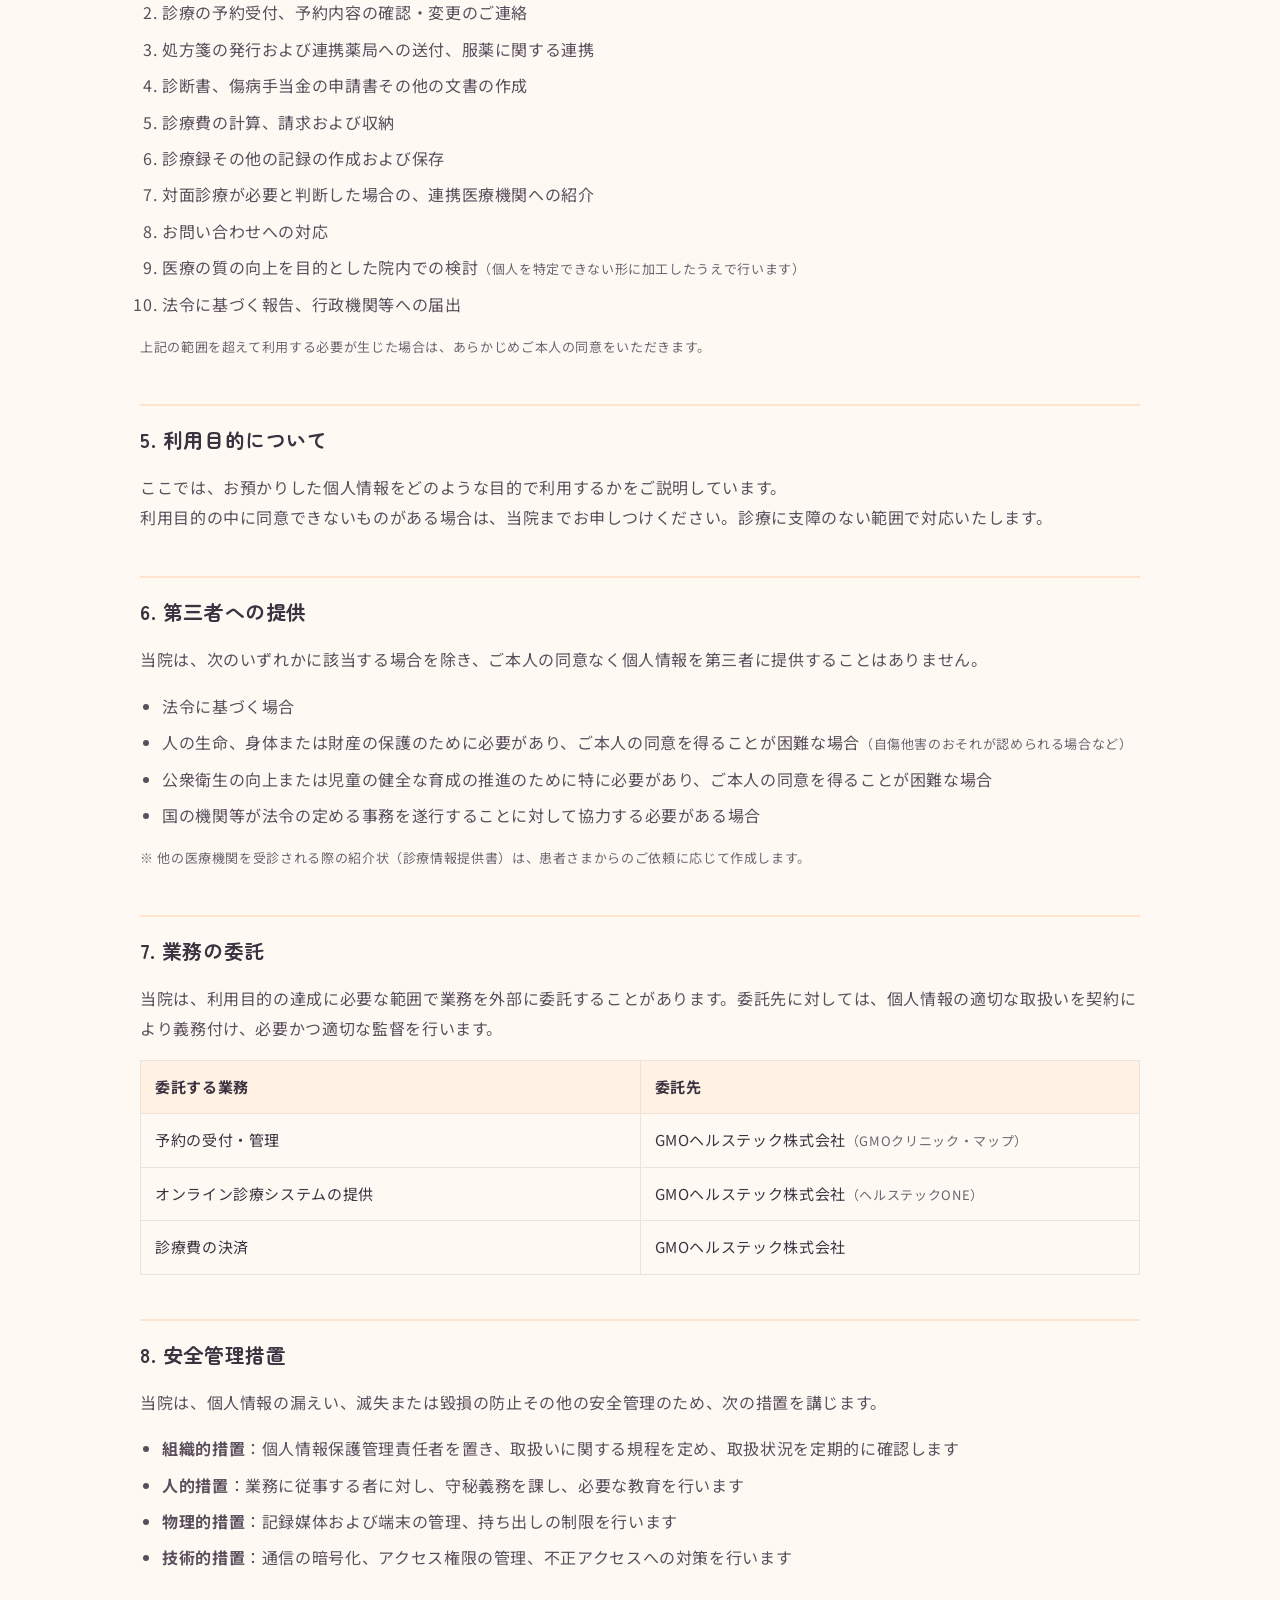
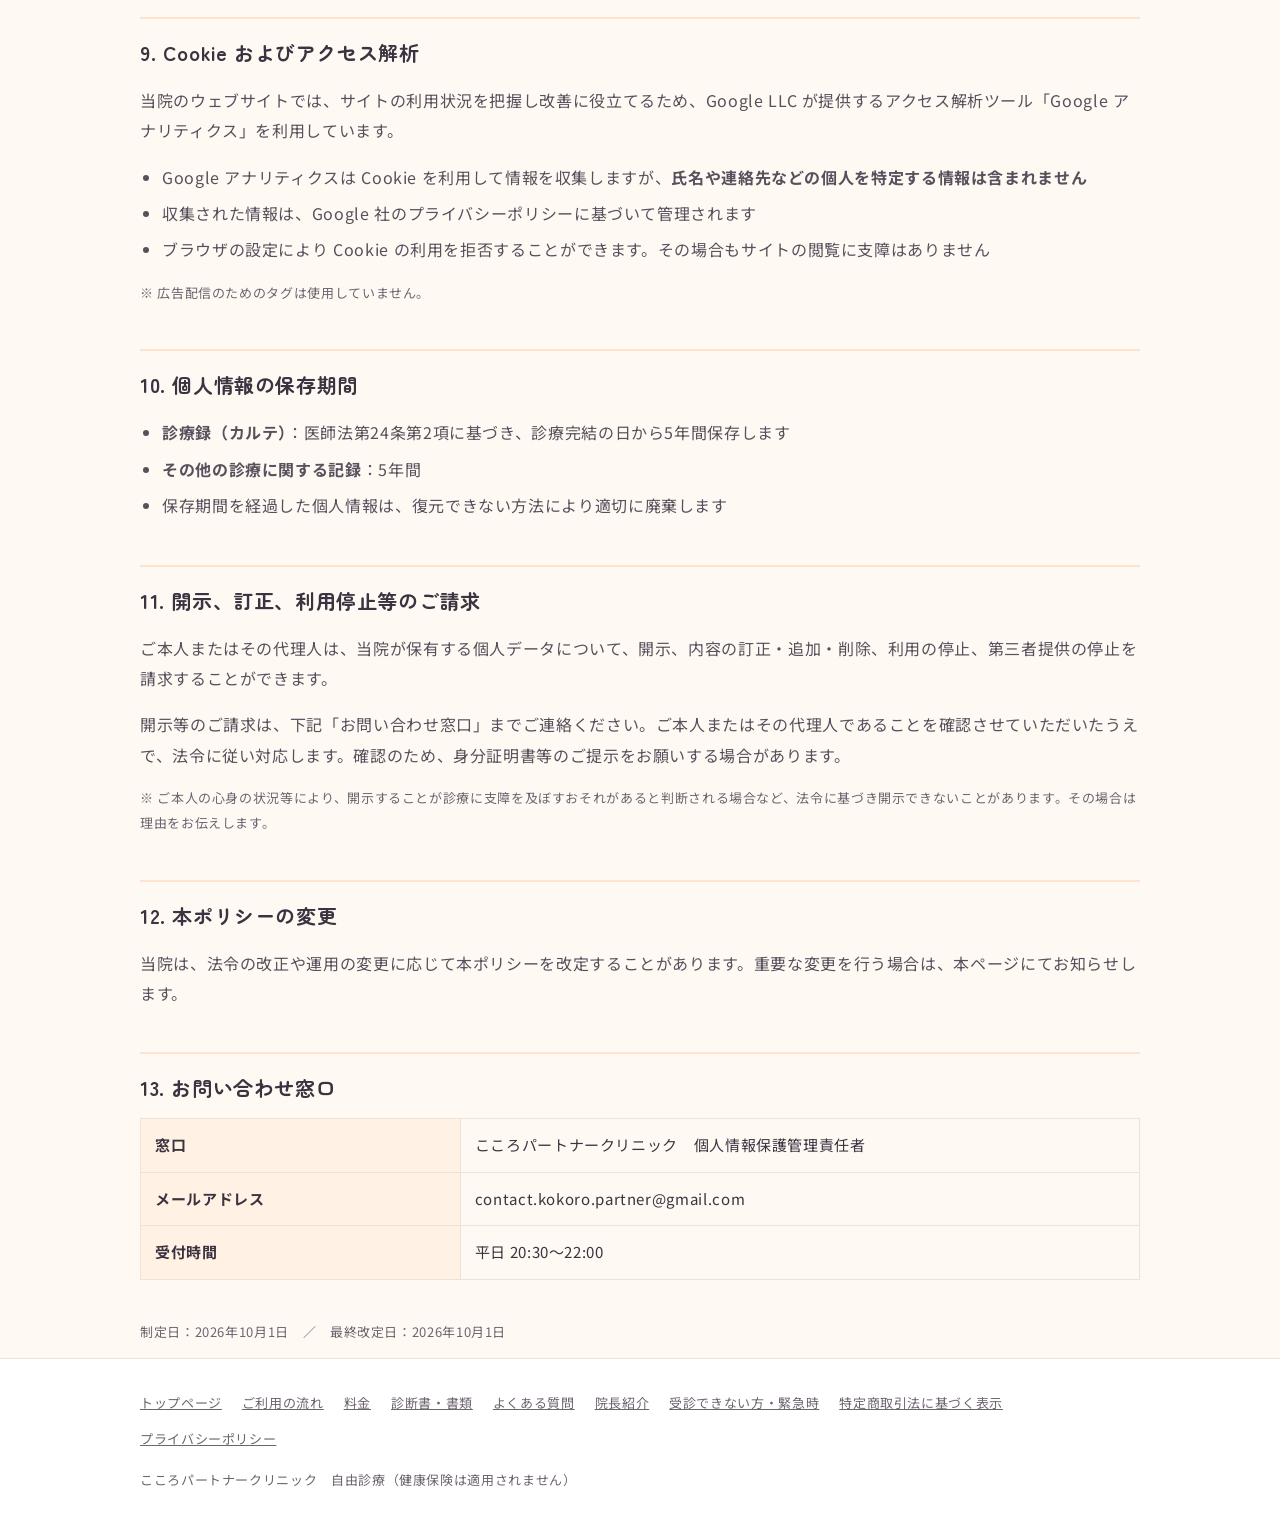
<file: privacy.html>
<!doctype html>
<html lang="ja">
<head>
<meta charset="utf-8">
<meta name="viewport" content="width=device-width, initial-scale=1">
<title>プライバシーポリシー｜こころパートナークリニック</title>
<meta name="description" content="こころパートナークリニックにおける個人情報の取扱いについて。取得する情報、利用目的、第三者提供、安全管理措置、開示請求の手続きを記載しています。">
<link rel="canonical" href="https://kokoro-partner.jp/privacy.html">
<link rel="icon" href="images/favicon.png" sizes="any">
<link rel="apple-touch-icon" href="images/apple-touch-icon.png">
<link rel="preconnect" href="https://fonts.googleapis.com">
<link rel="preconnect" href="https://fonts.gstatic.com" crossorigin>
<link rel="preload" as="style" href="https://fonts.googleapis.com/css2?family=Noto+Sans+JP:wght@400;500;700&amp;family=Zen+Maru+Gothic:wght@700&amp;display=swap">
<link rel="stylesheet" href="https://fonts.googleapis.com/css2?family=Noto+Sans+JP:wght@400;500;700&amp;family=Zen+Maru+Gothic:wght@700&amp;display=swap" media="print" onload="this.media='all'">
<noscript><link rel="stylesheet" href="https://fonts.googleapis.com/css2?family=Noto+Sans+JP:wght@400;500;700&amp;family=Zen+Maru+Gothic:wght@700&amp;display=swap"></noscript>
<link rel="stylesheet" href="site.css">
<style>
*{box-sizing:border-box}
body{margin:0;background:#FFF9F4;color:#3B3340;line-height:1.9;font-size:16px;font-weight:400;letter-spacing:.04em;
     font-family:'Noto Sans JP','Hiragino Sans','Hiragino Kaku Gothic ProN','Yu Gothic','Yu Gothic Medium',Meiryo,sans-serif}
h1,h2,h3{letter-spacing:.03em;font-family:'Zen Maru Gothic','Hiragino Sans','Hiragino Kaku Gothic ProN','Yu Gothic','Yu Gothic Medium',Meiryo,sans-serif;font-weight:700}
a{color:#A4471A}
.cta:hover{transform:translateY(-2px);filter:saturate(1.1)}
.wrap{max-width:1040px;margin:0 auto;padding:0 20px}
main{padding:40px 0 72px}
h1{font-size:30px;margin:0 0 6px;line-height:1.5}
.lead{color:#5A4F5C;margin:0 0 8px}
h2{font-size:20px;margin:44px 0 14px;padding-top:18px;border-top:2px solid #FFE3CF;line-height:1.6}
h3{font-size:16px;margin:24px 0 8px}
p,li{color:#5A4F5C}
ul,ol{padding-left:22px}
li{margin-bottom:6px}
table{width:100%;border-collapse:collapse;font-size:15px;margin:12px 0}
th,td{border:1px solid #EFE2D6;padding:12px 14px;text-align:left;vertical-align:top}
th{background:#FFF1E4;width:32%;font-weight:700;color:#3B3340}
.note{font-size:13px;color:#6E6470}
footer{background:#fff;border-top:1px solid #F3E4D6;padding:28px 0;font-size:13px;color:#6E6470}
.ft-links{display:flex;flex-wrap:wrap;gap:4px 20px}
.ft-links a{color:#6E6470;display:inline-block;padding:4px 0}
@media(max-width:640px){
  h1{font-size:24px}h2{font-size:18px}
  table,tbody,tr{display:block;width:100%}
  th,td{display:block;width:100%;border:none}
  tr{border:1px solid #EFE2D6;border-radius:12px;margin-bottom:10px;overflow:hidden;display:block}
  th{border-bottom:1px solid #EFE2D6}
}
</style>
<!-- Google tag (gtag.js) -->
<script async src="https://www.googletagmanager.com/gtag/js?id=G-E3QCNF71B0"></script>
<script>
  window.dataLayer = window.dataLayer || [];
  function gtag(){dataLayer.push(arguments);}
  gtag('js', new Date());
  gtag('config', 'G-E3QCNF71B0');
</script>
</head>
<body>

<!--SITE-HEADER-->
<header class="site-header">
  <div class="site-header__in">
    <a class="site-logo" href="index.html">
      <img src="images/kokoropartner_logo.png" alt="" width="44" height="44">
      <span class="site-logo__text"><span class="site-logo__name">こころパートナー</span><span class="site-logo__sub">オンライン心療内科・精神科</span></span>
    </a>
    <nav class="site-nav" aria-label="メインメニュー">
      <a href="price.html">料金</a>
      <a href="flow.html">ご利用の流れ</a>
      <a href="documents.html">診断書</a>
      <a href="faq.html">よくある質問</a>
      <a href="doctor.html">院長紹介</a>
    </nav>
    <a class="btn-reserve site-header__cta" href="#" data-reserve><svg aria-hidden="true" width="18" height="18" viewBox="0 0 24 24" fill="none" stroke="currentColor" stroke-width="2" stroke-linecap="round" stroke-linejoin="round"><rect x="3" y="5" width="18" height="16" rx="2"></rect><path d="M16 3v4M8 3v4M3 10h18"></path></svg>今すぐ予約</a>
    <button class="menu-btn" type="button" aria-expanded="false" aria-controls="site-menu" aria-label="メニューを開く">
      <svg class="i-open" aria-hidden="true" width="22" height="22" viewBox="0 0 24 24" fill="none" stroke="currentColor" stroke-width="2.2" stroke-linecap="round"><path d="M4 7h16M4 12h16M4 17h16"></path></svg>
      <svg class="i-close" aria-hidden="true" width="22" height="22" viewBox="0 0 24 24" fill="none" stroke="currentColor" stroke-width="2.2" stroke-linecap="round"><path d="M6 6l12 12M18 6L6 18"></path></svg>
      <span>MENU</span>
    </button>
  </div>
  <nav class="site-menu" id="site-menu" aria-label="メニュー" hidden>
    <div class="site-menu__in">
      <a class="site-menu__link" href="price.html">料金<span aria-hidden="true">›</span></a>
      <a class="site-menu__link" href="flow.html">ご利用の流れ<span aria-hidden="true">›</span></a>
      <a class="site-menu__link" href="documents.html">診断書・書類<span aria-hidden="true">›</span></a>
      <a class="site-menu__link" href="faq.html">よくある質問<span aria-hidden="true">›</span></a>
      <a class="site-menu__link" href="doctor.html">院長紹介<span aria-hidden="true">›</span></a>
      <a class="site-menu__link site-menu__alert" href="flow.html#emergency">受診できない方・緊急時<span aria-hidden="true">›</span></a>
      <a class="btn-reserve" href="#" data-reserve>今すぐ予約する</a>
      <p class="site-menu__note">平日 20:30〜22:00・自由診療</p>
    </div>
  </nav>
</header>
<!--/SITE-HEADER-->

<main class="wrap">

<h1>プライバシーポリシー</h1>
<p class="lead">こころパートナークリニック（以下「当院」）は、オンライン診療を通じて患者さまの個人情報をお預かりします。当院は、個人情報の保護に関する法律および「医療・介護関係事業者における個人情報の適切な取扱いのためのガイダンス」を遵守し、以下のとおり個人情報を取り扱います。</p>

<h2>1. 事業者情報</h2>
<table>
  <tr><th>名称</th><td>こころパートナークリニック</td></tr>
  <tr><th>所在地</th><td>鹿児島県鹿児島市上荒田町56-1</td></tr>
  <tr><th>管理者（個人情報保護管理責任者）</th><td>竹田 美香</td></tr>
  <tr><th>診療科</th><td>精神科・心療内科</td></tr>
  <tr><th>連絡先</th><td>contact.kokoro.partner@gmail.com<br>080-4278-2695</td></tr>
</table>

<h2>2. 取得する個人情報</h2>
<p>当院は、診療および当院の運営に必要な範囲で、次の情報を取得します。</p>
<h3>（1）患者さまからご提供いただく情報</h3>
<ul>
  <li>氏名、生年月日、性別、住所、電話番号、メールアドレス</li>
  <li>問診票にご記入いただいた内容（現在の症状、既往歴、服薬状況、生活状況など）</li>
  <li>診察時にお話しいただいた内容、診療の経過、処方の内容</li>
  <li>本人確認書類の記載事項および画像</li>
  <li>お支払いに関する情報<span class="note">（クレジットカード番号は決済代行事業者が取り扱い、当院では保有しません）</span></li>
  <li>診断書等の文書作成にあたり必要となる勤務先・保険者に関する情報</li>
</ul>
<h3>（2）自動的に取得する情報</h3>
<ul>
  <li>IPアドレス、ブラウザの種類、閲覧ページ、閲覧日時などのアクセスログ</li>
  <li>Cookie およびこれに類する技術により取得される情報（第9項をご参照ください）</li>
</ul>

<h2>3. 要配慮個人情報の取扱い</h2>
<p>病歴、診療の経過、心身の状態に関する情報は、個人情報保護法上の「要配慮個人情報」にあたります。当院は、これらの情報を診療の目的でご本人から直接取得し、<b>あらかじめご本人の同意を得ることなく第三者に提供することはありません</b>（第6項に定める例外を除きます）。</p>

<h2>4. 利用目的</h2>
<p>当院は、取得した個人情報を次の目的の範囲内で利用します。</p>
<ol>
  <li>オンライン診療の実施、および診療に付随する業務</li>
  <li>診療の予約受付、予約内容の確認・変更のご連絡</li>
  <li>処方箋の発行および連携薬局への送付、服薬に関する連携</li>
  <li>診断書、傷病手当金の申請書その他の文書の作成</li>
  <li>診療費の計算、請求および収納</li>
  <li>診療録その他の記録の作成および保存</li>
  <li>対面診療が必要と判断した場合の、連携医療機関への紹介</li>
  <li>お問い合わせへの対応</li>
  <li>医療の質の向上を目的とした院内での検討<span class="note">（個人を特定できない形に加工したうえで行います）</span></li>
  <li>法令に基づく報告、行政機関等への届出</li>
</ol>
<p class="note">上記の範囲を超えて利用する必要が生じた場合は、あらかじめご本人の同意をいただきます。</p>

<h2>5. 利用目的について</h2>
<p>ここでは、お預かりした個人情報をどのような目的で利用するかをご説明しています。<br>利用目的の中に同意できないものがある場合は、当院までお申しつけください。診療に支障のない範囲で対応いたします。</p>

<h2>6. 第三者への提供</h2>
<p>当院は、次のいずれかに該当する場合を除き、ご本人の同意なく個人情報を第三者に提供することはありません。</p>
<ul>
  <li>法令に基づく場合</li>
  <li>人の生命、身体または財産の保護のために必要があり、ご本人の同意を得ることが困難な場合<span class="note">（自傷他害のおそれが認められる場合など）</span></li>
  <li>公衆衛生の向上または児童の健全な育成の推進のために特に必要があり、ご本人の同意を得ることが困難な場合</li>
  <li>国の機関等が法令の定める事務を遂行することに対して協力する必要がある場合</li>
</ul>

<p class="note">※ 他の医療機関を受診される際の紹介状（診療情報提供書）は、患者さまからのご依頼に応じて作成します。</p>

<h2>7. 業務の委託</h2>
<p>当院は、利用目的の達成に必要な範囲で業務を外部に委託することがあります。委託先に対しては、個人情報の適切な取扱いを契約により義務付け、必要かつ適切な監督を行います。</p>
<table>
  <tr><th>委託する業務</th><th>委託先</th></tr>
  <tr><td>予約の受付・管理</td><td>GMOヘルステック株式会社<span class="note">（GMOクリニック・マップ）</span></td></tr>
  <tr><td>オンライン診療システムの提供</td><td>GMOヘルステック株式会社<span class="note">（ヘルステックONE）</span></td></tr>
  <tr><td>診療費の決済</td><td>GMOヘルステック株式会社</td></tr>
  </table>

<h2>8. 安全管理措置</h2>
<p>当院は、個人情報の漏えい、滅失または毀損の防止その他の安全管理のため、次の措置を講じます。</p>
<ul>
  <li><b>組織的措置</b>：個人情報保護管理責任者を置き、取扱いに関する規程を定め、取扱状況を定期的に確認します</li>
  <li><b>人的措置</b>：業務に従事する者に対し、守秘義務を課し、必要な教育を行います</li>
  <li><b>物理的措置</b>：記録媒体および端末の管理、持ち出しの制限を行います</li>
  <li><b>技術的措置</b>：通信の暗号化、アクセス権限の管理、不正アクセスへの対策を行います</li>
</ul>

<h2>9. Cookie およびアクセス解析</h2>
<p>当院のウェブサイトでは、サイトの利用状況を把握し改善に役立てるため、Google LLC が提供するアクセス解析ツール「Google アナリティクス」を利用しています。</p>
<ul>
  <li>Google アナリティクスは Cookie を利用して情報を収集しますが、<b>氏名や連絡先などの個人を特定する情報は含まれません</b></li>
  <li>収集された情報は、Google 社のプライバシーポリシーに基づいて管理されます</li>
  <li>ブラウザの設定により Cookie の利用を拒否することができます。その場合もサイトの閲覧に支障はありません</li>
</ul>
<p class="note">※ 広告配信のためのタグは使用していません。</p>

<h2>10. 個人情報の保存期間</h2>
<ul>
  <li><b>診療録（カルテ）</b>：医師法第24条第2項に基づき、診療完結の日から5年間保存します</li>
  <li><b>その他の診療に関する記録</b>：5年間</li>
  <li>保存期間を経過した個人情報は、復元できない方法により適切に廃棄します</li>
</ul>

<h2>11. 開示、訂正、利用停止等のご請求</h2>
<p>ご本人またはその代理人は、当院が保有する個人データについて、開示、内容の訂正・追加・削除、利用の停止、第三者提供の停止を請求することができます。</p>
<p>開示等のご請求は、下記「お問い合わせ窓口」までご連絡ください。ご本人またはその代理人であることを確認させていただいたうえで、法令に従い対応します。確認のため、身分証明書等のご提示をお願いする場合があります。</p>
<p class="note">※ ご本人の心身の状況等により、開示することが診療に支障を及ぼすおそれがあると判断される場合など、法令に基づき開示できないことがあります。その場合は理由をお伝えします。</p>

<h2>12. 本ポリシーの変更</h2>
<p>当院は、法令の改正や運用の変更に応じて本ポリシーを改定することがあります。重要な変更を行う場合は、本ページにてお知らせします。</p>

<h2>13. お問い合わせ窓口</h2>
<table>
  <tr><th>窓口</th><td>こころパートナークリニック　個人情報保護管理責任者</td></tr>
  <tr><th>メールアドレス</th><td>contact.kokoro.partner@gmail.com</td></tr>
  <tr><th>受付時間</th><td>平日 20:30〜22:00</td></tr>
</table>

<p class="note" style="margin-top:40px">制定日：2026年10月1日　／　最終改定日：2026年10月1日</p>

</main>

<footer>
  <div class="wrap">
    <nav class="ft-links" aria-label="サイト内リンク">
      <a href="index.html">トップページ</a>
      <a href="flow.html">ご利用の流れ</a>
      <a href="price.html">料金</a>
      <a href="documents.html">診断書・書類</a>
      <a href="faq.html">よくある質問</a>
      <a href="doctor.html">院長紹介</a>
      <a href="flow.html#emergency">受診できない方・緊急時</a>
      <a href="tokushoho.html">特定商取引法に基づく表示</a>
      <a href="privacy.html">プライバシーポリシー</a>
    </nav>
    <div style="margin-top:12px">こころパートナークリニック　自由診療（健康保険は適用されません）</div>
  </div>
</footer>

<script src="site.js"></script>
</body>
</html>
</file>
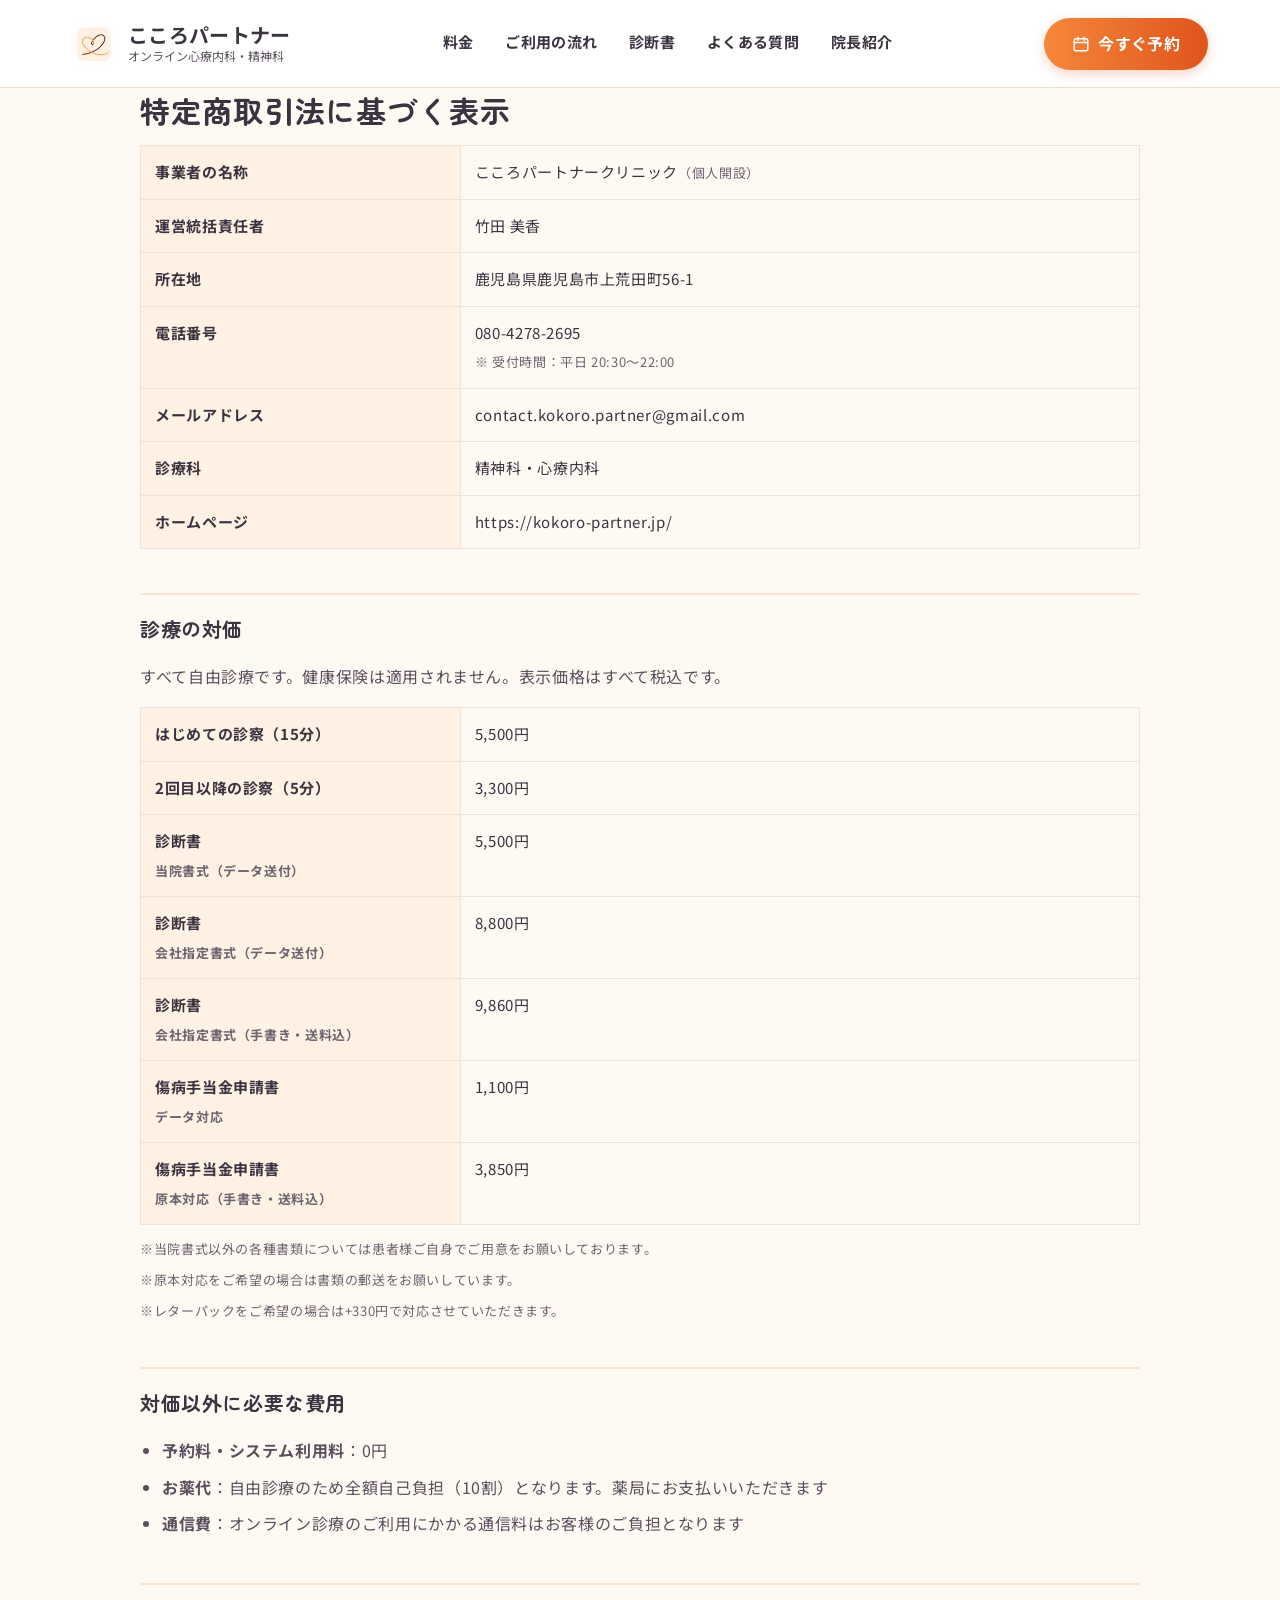
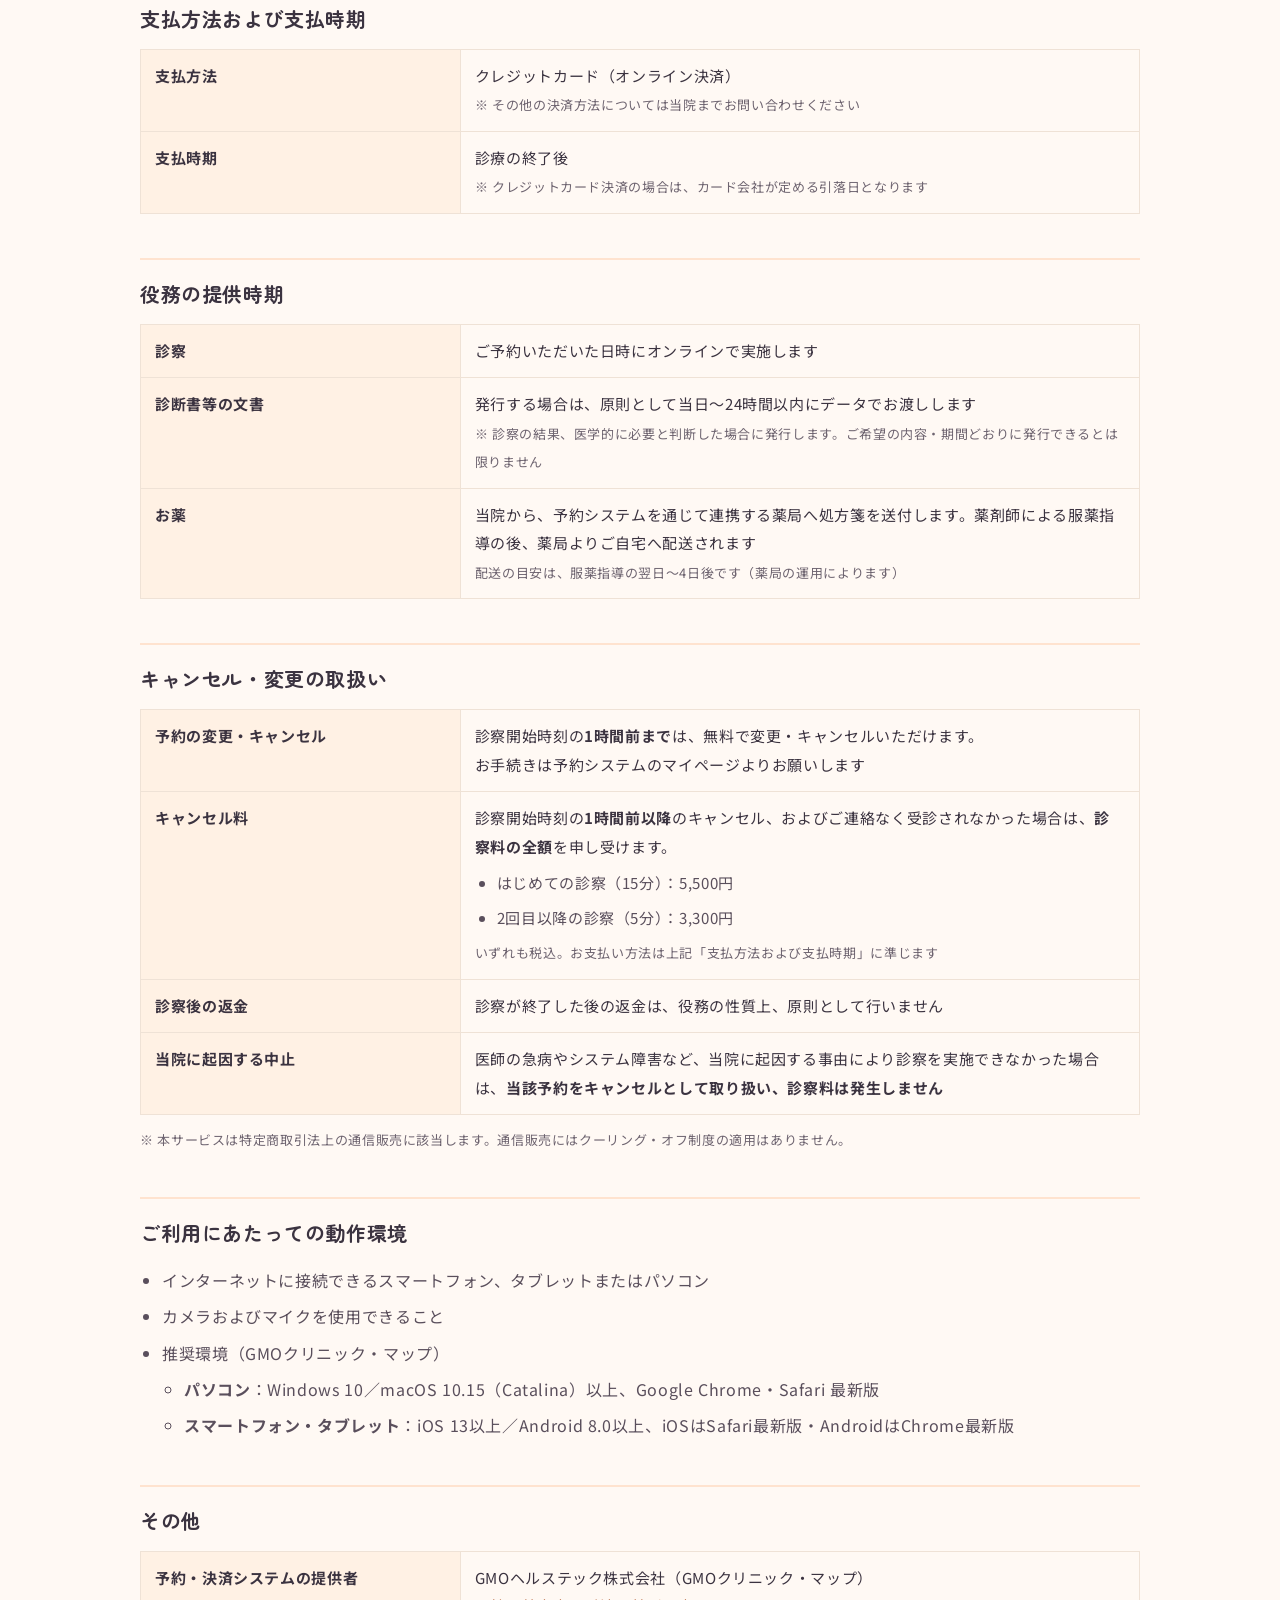
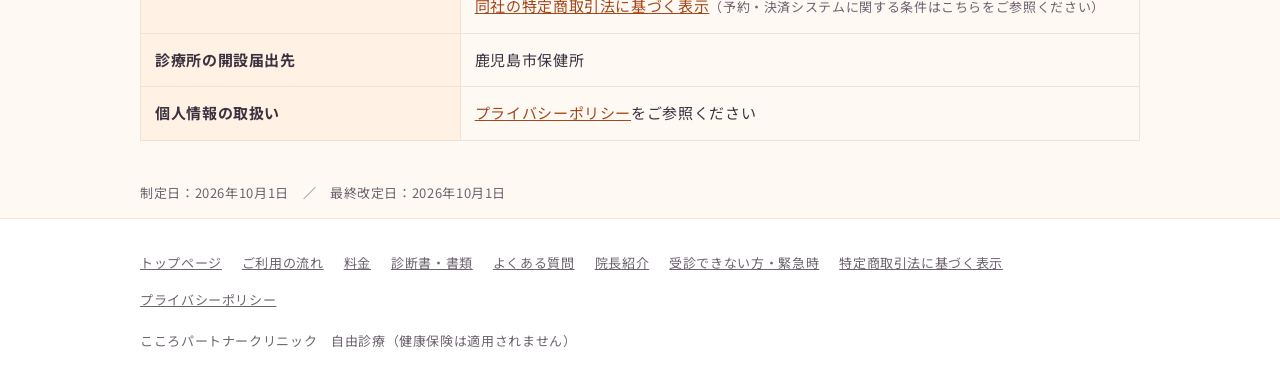
<file: tokushoho.html>
<!doctype html>
<html lang="ja">
<head>
<meta charset="utf-8">
<meta name="viewport" content="width=device-width, initial-scale=1">
<title>特定商取引法に基づく表示｜こころパートナークリニック</title>
<meta name="description" content="こころパートナークリニックの特定商取引法に基づく表示。事業者情報、診療の対価、支払方法、役務の提供時期、キャンセルの取扱いを記載しています。">
<link rel="canonical" href="https://kokoro-partner.jp/tokushoho.html">
<link rel="icon" href="images/favicon.png" sizes="any">
<link rel="apple-touch-icon" href="images/apple-touch-icon.png">
<link rel="preconnect" href="https://fonts.googleapis.com">
<link rel="preconnect" href="https://fonts.gstatic.com" crossorigin>
<link rel="preload" as="style" href="https://fonts.googleapis.com/css2?family=Noto+Sans+JP:wght@400;500;700&amp;family=Zen+Maru+Gothic:wght@700&amp;display=swap">
<link rel="stylesheet" href="https://fonts.googleapis.com/css2?family=Noto+Sans+JP:wght@400;500;700&amp;family=Zen+Maru+Gothic:wght@700&amp;display=swap" media="print" onload="this.media='all'">
<noscript><link rel="stylesheet" href="https://fonts.googleapis.com/css2?family=Noto+Sans+JP:wght@400;500;700&amp;family=Zen+Maru+Gothic:wght@700&amp;display=swap"></noscript>
<link rel="stylesheet" href="site.css">
<style>
*{box-sizing:border-box}
body{margin:0;background:#FFF9F4;color:#3B3340;line-height:1.9;font-size:16px;font-weight:400;letter-spacing:.04em;
     font-family:'Noto Sans JP','Hiragino Sans','Hiragino Kaku Gothic ProN','Yu Gothic','Yu Gothic Medium',Meiryo,sans-serif}
h1,h2,h3{letter-spacing:.03em;font-family:'Zen Maru Gothic','Hiragino Sans','Hiragino Kaku Gothic ProN','Yu Gothic','Yu Gothic Medium',Meiryo,sans-serif;font-weight:700}
a{color:#A4471A}
.cta:hover{transform:translateY(-2px);filter:saturate(1.1)}
.wrap{max-width:1040px;margin:0 auto;padding:0 20px}
main{padding:40px 0 72px}
h1{font-size:30px;margin:0 0 6px;line-height:1.5}
.lead{color:#5A4F5C;margin:0 0 8px}
h2{font-size:20px;margin:44px 0 14px;padding-top:18px;border-top:2px solid #FFE3CF;line-height:1.6}
h3{font-size:16px;margin:24px 0 8px}
p,li{color:#5A4F5C}
ul,ol{padding-left:22px}
li{margin-bottom:6px}
table{width:100%;border-collapse:collapse;font-size:15px;margin:12px 0}
th,td{border:1px solid #EFE2D6;padding:12px 14px;text-align:left;vertical-align:top}
th{background:#FFF1E4;width:32%;font-weight:700;color:#3B3340}
.note{font-size:13px;color:#6E6470}
footer{background:#fff;border-top:1px solid #F3E4D6;padding:28px 0;font-size:13px;color:#6E6470}
.ft-links{display:flex;flex-wrap:wrap;gap:4px 20px}
.ft-links a{color:#6E6470;display:inline-block;padding:4px 0}
@media(max-width:640px){
  h1{font-size:24px}h2{font-size:18px}
  table,tbody,tr{display:block;width:100%}
  th,td{display:block;width:100%;border:none}
  tr{border:1px solid #EFE2D6;border-radius:12px;margin-bottom:10px;overflow:hidden;display:block}
  th{border-bottom:1px solid #EFE2D6}
}
</style>
<!-- Google tag (gtag.js) -->
<script async src="https://www.googletagmanager.com/gtag/js?id=G-E3QCNF71B0"></script>
<script>
  window.dataLayer = window.dataLayer || [];
  function gtag(){dataLayer.push(arguments);}
  gtag('js', new Date());
  gtag('config', 'G-E3QCNF71B0');
</script>
</head>

<body>

<!--SITE-HEADER-->
<header class="site-header">
  <div class="site-header__in">
    <a class="site-logo" href="index.html">
      <img src="images/kokoropartner_logo.png" alt="" width="44" height="44">
      <span class="site-logo__text"><span class="site-logo__name">こころパートナー</span><span class="site-logo__sub">オンライン心療内科・精神科</span></span>
    </a>
    <nav class="site-nav" aria-label="メインメニュー">
      <a href="price.html">料金</a>
      <a href="flow.html">ご利用の流れ</a>
      <a href="documents.html">診断書</a>
      <a href="faq.html">よくある質問</a>
      <a href="doctor.html">院長紹介</a>
    </nav>
    <a class="btn-reserve site-header__cta" href="#" data-reserve><svg aria-hidden="true" width="18" height="18" viewBox="0 0 24 24" fill="none" stroke="currentColor" stroke-width="2" stroke-linecap="round" stroke-linejoin="round"><rect x="3" y="5" width="18" height="16" rx="2"></rect><path d="M16 3v4M8 3v4M3 10h18"></path></svg>今すぐ予約</a>
    <button class="menu-btn" type="button" aria-expanded="false" aria-controls="site-menu" aria-label="メニューを開く">
      <svg class="i-open" aria-hidden="true" width="22" height="22" viewBox="0 0 24 24" fill="none" stroke="currentColor" stroke-width="2.2" stroke-linecap="round"><path d="M4 7h16M4 12h16M4 17h16"></path></svg>
      <svg class="i-close" aria-hidden="true" width="22" height="22" viewBox="0 0 24 24" fill="none" stroke="currentColor" stroke-width="2.2" stroke-linecap="round"><path d="M6 6l12 12M18 6L6 18"></path></svg>
      <span>MENU</span>
    </button>
  </div>
  <nav class="site-menu" id="site-menu" aria-label="メニュー" hidden>
    <div class="site-menu__in">
      <a class="site-menu__link" href="price.html">料金<span aria-hidden="true">›</span></a>
      <a class="site-menu__link" href="flow.html">ご利用の流れ<span aria-hidden="true">›</span></a>
      <a class="site-menu__link" href="documents.html">診断書・書類<span aria-hidden="true">›</span></a>
      <a class="site-menu__link" href="faq.html">よくある質問<span aria-hidden="true">›</span></a>
      <a class="site-menu__link" href="doctor.html">院長紹介<span aria-hidden="true">›</span></a>
      <a class="site-menu__link site-menu__alert" href="flow.html#emergency">受診できない方・緊急時<span aria-hidden="true">›</span></a>
      <a class="btn-reserve" href="#" data-reserve>今すぐ予約する</a>
      <p class="site-menu__note">平日 20:30〜22:00・自由診療</p>
    </div>
  </nav>
</header>
<!--/SITE-HEADER-->

<main class="wrap">

<h1>特定商取引法に基づく表示</h1>

<table>
  <tr><th>事業者の名称</th><td>こころパートナークリニック<span class="note">（個人開設）</span></td></tr>
  <tr><th>運営統括責任者</th><td>竹田 美香</td></tr>
  <tr><th>所在地</th><td>鹿児島県鹿児島市上荒田町56-1</td></tr>
  <tr><th>電話番号</th><td>080-4278-2695<br><span class="note">※ 受付時間：平日 20:30〜22:00</span></td></tr>
  <tr><th>メールアドレス</th><td>contact.kokoro.partner@gmail.com</td></tr>
  <tr><th>診療科</th><td>精神科・心療内科</td></tr>
  <tr><th>ホームページ</th><td>https://kokoro-partner.jp/</td></tr>
</table>

<h2>診療の対価</h2>
<p>すべて自由診療です。健康保険は適用されません。表示価格はすべて税込です。</p>
<table>
  <tr><th>はじめての診察（15分）</th><td>5,500円</td></tr>
  <tr><th>2回目以降の診察（5分）</th><td>3,300円</td></tr>
  <tr><th>診断書<br><span class="note">当院書式（データ送付）</span></th><td>5,500円</td></tr>
  <tr><th>診断書<br><span class="note">会社指定書式（データ送付）</span></th><td>8,800円</td></tr>
  <tr><th>診断書<br><span class="note">会社指定書式（手書き・送料込）</span></th><td>9,860円</td></tr>
  <tr><th>傷病手当金申請書<br><span class="note">データ対応</span></th><td>1,100円</td></tr>
  <tr><th>傷病手当金申請書<br><span class="note">原本対応（手書き・送料込）</span></th><td>3,850円</td></tr>
</table>
<p class="note" style="margin:6px 0 0">※当院書式以外の各種書類については患者様ご自身でご用意をお願いしております。</p>
<p class="note" style="margin:6px 0 0">※原本対応をご希望の場合は書類の郵送をお願いしています。</p>
<p class="note" style="margin:6px 0 0">※レターパックをご希望の場合は+330円で対応させていただきます。</p>

<h2>対価以外に必要な費用</h2>
<ul>
  <li><b>予約料・システム利用料</b>：0円</li>
  <li><b>お薬代</b>：自由診療のため全額自己負担（10割）となります。薬局にお支払いいただきます</li>
  <li><b>通信費</b>：オンライン診療のご利用にかかる通信料はお客様のご負担となります</li>
</ul>

<h2>支払方法および支払時期</h2>
<table>
  <tr><th>支払方法</th><td>クレジットカード（オンライン決済）<br><span class="note">※ その他の決済方法については当院までお問い合わせください</span></td></tr>
  <tr><th>支払時期</th><td>診療の終了後<br><span class="note">※ クレジットカード決済の場合は、カード会社が定める引落日となります</span></td></tr>
  </table>

<h2>役務の提供時期</h2>
<table>
  <tr><th>診察</th><td>ご予約いただいた日時にオンラインで実施します</td></tr>
  <tr><th>診断書等の文書</th><td>発行する場合は、原則として当日〜24時間以内にデータでお渡しします<br><span class="note">※ 診察の結果、医学的に必要と判断した場合に発行します。ご希望の内容・期間どおりに発行できるとは限りません</span></td></tr>
  <tr><th>お薬</th><td>当院から、予約システムを通じて連携する薬局へ処方箋を送付します。薬剤師による服薬指導の後、薬局よりご自宅へ配送されます<br><span class="note">配送の目安は、服薬指導の翌日〜4日後です（薬局の運用によります）</span></td></tr>
</table>

<h2>キャンセル・変更の取扱い</h2>
<table>
  <tr><th>予約の変更・キャンセル</th><td>診察開始時刻の<b>1時間前まで</b>は、無料で変更・キャンセルいただけます。<br>お手続きは予約システムのマイページよりお願いします</td></tr>
  <tr><th>キャンセル料</th><td>診察開始時刻の<b>1時間前以降</b>のキャンセル、およびご連絡なく受診されなかった場合は、<b>診察料の全額</b>を申し受けます。<ul style="margin:8px 0 0"><li>はじめての診察（15分）：5,500円</li><li>2回目以降の診察（5分）：3,300円</li></ul><span class="note">いずれも税込。お支払い方法は上記「支払方法および支払時期」に準じます</span></td></tr>
  <tr><th>診察後の返金</th><td>診察が終了した後の返金は、役務の性質上、原則として行いません</td></tr>
  <tr><th>当院に起因する中止</th><td>医師の急病やシステム障害など、当院に起因する事由により診察を実施できなかった場合は、<b>当該予約をキャンセルとして取り扱い、診察料は発生しません</b></td></tr>
</table>
<p class="note">※ 本サービスは特定商取引法上の通信販売に該当します。通信販売にはクーリング・オフ制度の適用はありません。</p>

<h2>ご利用にあたっての動作環境</h2>
<ul>
  <li>インターネットに接続できるスマートフォン、タブレットまたはパソコン</li>
  <li>カメラおよびマイクを使用できること</li>
  <li>推奨環境（GMOクリニック・マップ）
    <ul style="margin:6px 0 0">
      <li><b>パソコン</b>：Windows 10／macOS 10.15（Catalina）以上、Google Chrome・Safari 最新版</li>
      <li><b>スマートフォン・タブレット</b>：iOS 13以上／Android 8.0以上、iOSはSafari最新版・AndroidはChrome最新版</li>
    </ul>
  </li>
</ul>

<h2>その他</h2>
<table>
  <tr><th>予約・決済システムの提供者</th><td>GMOヘルステック株式会社（GMOクリニック・マップ）<br><a href="https://terms.gmo-healthtech.com/hc/ja/articles/42877367015705--GMO%E3%82%AF%E3%83%AA%E3%83%8B%E3%83%83%E3%82%AF-%E3%83%9E%E3%83%83%E3%83%97-%E7%89%B9%E5%AE%9A%E5%95%86%E5%8F%96%E5%BC%95%E6%B3%95%E3%81%AB%E5%9F%BA%E3%81%A5%E3%81%8F%E8%A1%A8%E7%A4%BA%E7%AD%89" target="_blank" rel="noopener">同社の特定商取引法に基づく表示</a><span class="note">（予約・決済システムに関する条件はこちらをご参照ください）</span></td></tr>
  <tr><th>診療所の開設届出先</th><td>鹿児島市保健所</td></tr>
  <tr><th>個人情報の取扱い</th><td><a href="privacy.html">プライバシーポリシー</a>をご参照ください</td></tr>
</table>

<p class="note" style="margin-top:40px">制定日：2026年10月1日　／　最終改定日：2026年10月1日</p>

</main>

<footer>
  <div class="wrap">
    <nav class="ft-links" aria-label="サイト内リンク">
      <a href="index.html">トップページ</a>
      <a href="flow.html">ご利用の流れ</a>
      <a href="price.html">料金</a>
      <a href="documents.html">診断書・書類</a>
      <a href="faq.html">よくある質問</a>
      <a href="doctor.html">院長紹介</a>
      <a href="flow.html#emergency">受診できない方・緊急時</a>
      <a href="tokushoho.html">特定商取引法に基づく表示</a>
      <a href="privacy.html">プライバシーポリシー</a>
    </nav>
    <div style="margin-top:12px">こころパートナークリニック　自由診療（健康保険は適用されません）</div>
  </div>
</footer>

<script src="site.js"></script>
</body>
</html>
</file>
<file: site.css>
/* 全ページ共通の部品（ヘッダー・スマホメニュー・見出し帯・予約帯・スマホ下部の予約バー）
   トップページ（index.html）の本文には影響しないよう、クラス名をつけた要素だけに効かせています。
   ヘッダーのHTMLは _source/build.py が各ページに書き込みます。 */
:root{
  --c-ink:#3B3340;        /* 見出し・強調 */
  --c-text:#5A4F5C;       /* 本文・補足 */
  --c-accent:#A4471A;     /* リンク・小見出し */
  --c-orange:#EA5A1F;     /* アイコン・下線 */
  --c-orange-deep:#C4500F;/* 白文字をのせるオレンジ（STEP番号など。白との差 4.5:1 以上） */
  --c-bg:#FFF9F4;         /* ページ地 */
  --c-peach:#FFEBDD;      /* 見出し帯・末尾予約帯・アイコン背景 */
  --c-line:#F3DCCB;       /* 罫線 */
  --c-photo:#F6E7DA;      /* 画像読込前の背景 */
  --c-alert-bg:#FDECEC;--c-alert:#C0392B;--c-alert-text:#9B2C20;
  --grad-cta:linear-gradient(90deg,#F5873A,#E0541C);
  --radius-card:16px;--radius-lg:20px;--radius-pill:999px;
  --w-text:720px;--w-content:960px;--w-header:1200px;
  --font:"Noto Sans JP","Hiragino Sans","Hiragino Kaku Gothic ProN","Yu Gothic",Meiryo,sans-serif;
  --hh:88px;              /* ヘッダーの高さ */
}
@media (max-width:767px){:root{--hh:64px}}
/* ページ内リンクで飛んだ見出しが、追従するヘッダーに隠れないように */
html{scroll-padding-top:calc(var(--hh) + 12px)}

/* ===== 予約ボタン ===== */
.btn-reserve{display:inline-flex;align-items:center;justify-content:center;gap:10px;box-sizing:border-box;
  border-radius:var(--radius-pill);background:var(--grad-cta);color:#fff !important;font-family:var(--font);
  font-weight:700;text-decoration:none;white-space:nowrap;box-shadow:0 6px 16px rgba(224,84,28,.25);
  transition:transform .15s ease,box-shadow .15s ease}
.btn-reserve:hover{transform:translateY(-2px);box-shadow:0 10px 22px rgba(224,84,28,.32)}
.btn-reserve svg{flex:0 0 auto}

/* ===== ヘッダー ===== */
.site-header{position:sticky;top:0;z-index:30;background:#fff;border-bottom:1px solid var(--c-line);
  font-family:var(--font);letter-spacing:.02em;color:var(--c-ink)}
.site-header__in{box-sizing:border-box;max-width:var(--w-header);margin:0 auto;padding:0 32px;height:calc(var(--hh) - 1px);
  display:flex;align-items:center;justify-content:space-between;gap:24px}
.site-logo{display:flex;align-items:center;gap:12px;text-decoration:none;color:var(--c-ink) !important;min-width:0}
.site-logo img{width:44px;height:44px;border-radius:12px;display:block;flex:0 0 auto}
.site-logo__text{display:flex;flex-direction:column;gap:2px;line-height:1.2;white-space:nowrap}
.site-logo__name{font-size:20px;font-weight:700}
.site-logo__sub{font-size:12px;color:var(--c-text);letter-spacing:0}
.site-nav{display:flex;align-items:center;gap:32px}
.site-nav a{font-size:15px;font-weight:700;color:var(--c-ink);text-decoration:none;padding:8px 0;
  border-bottom:3px solid transparent;white-space:nowrap}
.site-nav a:hover{color:var(--c-accent)}
.site-nav a[aria-current]{color:var(--c-accent);border-bottom-color:var(--c-orange)}
.site-header__cta{height:52px;padding:0 28px;font-size:16px;gap:8px;box-shadow:0 4px 12px rgba(224,84,28,.25)}
.menu-btn{display:none;flex:0 0 auto;width:48px;height:48px;border:0;border-radius:12px;background:var(--c-peach);
  color:var(--c-accent);cursor:pointer;flex-direction:column;align-items:center;justify-content:center;gap:2px;
  font-family:var(--font);padding:0}
.menu-btn span{font-size:9px;font-weight:700;line-height:1;letter-spacing:.04em}
.menu-btn .i-close{display:none}
.menu-btn[aria-expanded="true"] .i-open{display:none}
.menu-btn[aria-expanded="true"] .i-close{display:block}

/* ===== スマホ・タブレットのメニュー ===== */
.site-menu{display:none}
.site-menu__in{max-width:560px;margin:0 auto;display:flex;flex-direction:column}
.site-menu a.site-menu__link{display:flex;justify-content:space-between;align-items:center;min-height:56px;
  border-bottom:1px solid var(--c-line);font-size:16px;font-weight:700;color:var(--c-ink);text-decoration:none}
.site-menu a.site-menu__link span{color:var(--c-accent)}
.site-menu a.site-menu__link[aria-current]{color:var(--c-accent)}
.site-menu a.site-menu__alert{border-bottom:0;font-size:15px;color:var(--c-alert-text)}
.site-menu a.site-menu__alert span{color:var(--c-alert-text)}
.site-menu .btn-reserve{margin-top:24px;height:56px;font-size:17px}
.site-menu__note{margin:8px 0 0;text-align:center;font-size:12px;color:var(--c-text)}

/* タブレット（768〜1023px）：メニューが1行に収まらないので、メニューボタンに切り替える（予約ボタンは残す） */
@media (max-width:1023px){
  .site-header__in{padding:0 20px;gap:16px}
  .site-nav{display:none}
  .menu-btn{display:flex}
  .site-header__cta{margin-left:auto}
  .site-menu:not([hidden]){display:block;position:fixed;top:var(--hh);left:0;right:0;bottom:0;background:#fff;
    overflow-y:auto;overscroll-behavior:contain;padding:8px 20px 24px;z-index:30}
  body.menu-open{overflow:hidden}
}
/* スマホ（〜767px） */
@media (max-width:767px){
  .site-header__in{padding:0 12px 0 16px}
  .site-header__cta{display:none}
  .site-logo{gap:8px}
  .site-logo img{width:36px;height:36px;border-radius:10px}
  .site-logo__name{font-size:17px}
  .site-logo__sub{font-size:11px}
}

/* ===== 見出し帯（各下層ページの先頭） ===== */
.page-hero{background:var(--c-peach);padding:40px 32px 56px}
.page-hero__in{max-width:var(--w-content);margin:0 auto;display:flex;flex-direction:column;gap:20px}
.page-hero .crumb{display:flex;flex-wrap:wrap;gap:4px 8px;margin:0;font-size:13px;line-height:1.6;color:var(--c-text)}
.page-hero .crumb a{color:var(--c-accent)}
.page-hero h1{margin:0;font-size:36px;line-height:1.4;font-weight:700;color:var(--c-ink)}
.page-hero .lead{margin:0;max-width:680px;font-size:17px;line-height:1.8;color:var(--c-text)}
.chips{display:flex;flex-wrap:wrap;gap:12px;margin:0;padding:0;list-style:none}
.chips li{margin:0;background:#fff;border-radius:var(--radius-pill);padding:8px 16px;font-size:14px;font-weight:700;
  line-height:1.5;color:var(--c-ink)}
.hero-cta{display:flex;align-items:center;gap:12px 20px;flex-wrap:wrap;margin-top:8px}
.hero-cta .btn-reserve{height:60px;padding:0 40px;font-size:18px}
.hero-cta small{font-size:13px;color:var(--c-text)}
@media (max-width:767px){
  .page-hero{padding:20px 20px 28px}
  .page-hero__in{gap:12px}
  .page-hero .crumb{font-size:12px}
  .page-hero h1{font-size:26px}
  .page-hero .lead{font-size:15px}
  .chips{gap:8px}
  .chips li{padding:6px 12px;font-size:12px}
  .hero-cta .btn-reserve{width:100%;height:56px;font-size:17px}
}

/* ===== ページ末尾の予約帯 ===== */
.reserve-band{background:var(--c-peach);padding:72px 32px;text-align:center;font-family:var(--font)}
.reserve-band__in{max-width:var(--w-text);margin:0 auto;display:flex;flex-direction:column;align-items:center;gap:16px}
.reserve-band h2{margin:0;padding:0;border:0;font-size:26px;line-height:1.5;color:var(--c-ink)}
.reserve-band p{margin:0;font-size:16px;line-height:1.8;color:var(--c-text)}
.reserve-band .btn-reserve{height:64px;padding:0 56px;font-size:19px;margin-top:8px}
.reserve-band small{font-size:13px;color:var(--c-text)}
@media (max-width:767px){
  .reserve-band{padding:56px 20px}
  .reserve-band h2{font-size:22px}
  .reserve-band p{font-size:15px}
  .reserve-band .btn-reserve{width:100%;max-width:360px;padding:0 24px;height:60px;font-size:18px}
}

/* ===== スマホ下部に固定する予約バー（〜767px） ===== */
.reserve-bar{display:none}
@media (max-width:767px){
  .reserve-bar{display:flex;flex-direction:column;align-items:center;gap:4px;position:fixed;left:0;right:0;bottom:0;z-index:20;
    background:#fff;border-top:1px solid var(--c-line);box-shadow:0 -4px 12px rgba(59,51,64,.06);
    padding:10px 16px calc(12px + env(safe-area-inset-bottom));font-family:var(--font)}
  .reserve-bar .btn-reserve{width:100%;height:52px;font-size:17px;box-shadow:none}
  .reserve-bar .btn-reserve:hover{transform:none}
  .reserve-bar small{font-size:11px;color:var(--c-text);letter-spacing:.02em}
  body.has-reserve-bar{padding-bottom:calc(104px + env(safe-area-inset-bottom))}
  body.menu-open .reserve-bar{display:none}
}

/* ===== 開閉（アコーディオン）共通 ===== */
details > summary{cursor:pointer;list-style:none}
details > summary::-webkit-details-marker{display:none}
</file>
<file: lp/lp.css>
/* こころパートナー 広告用LP（夜のネイビー版）
   スマホを基本に書き、768px以上でPC向けに組み替えています。 */
:root{
  /* 夜のネイビー（ファーストビュー・予約帯・ヘッダー） */
  --n-bg:#24233F;        /* 背景 */
  --n-raise:#3A3860;     /* ロゴ背景・罫線 */
  --n-photo:#4A4668;     /* 写真読込前の背景 */
  --n-line:#8C88B8;      /* ラベルの枠線 */
  --n-sub:#D8D6EC;       /* ネイビー上の補足文字 */
  --n-accent:#FFB58A;    /* ネイビー上の強調（「女性の精神科医」・月アイコン） */
  /* 明るいセクション（2画面目以降） */
  --c-ink:#3B3340; --c-text:#5A4F5C; --c-accent:#A4471A;
  --c-orange-deep:#C9470F;   /* 番号・チェック・Qバッジ（白文字との差 4.5:1 以上） */
  --c-bg:#FFF9F4; --c-peach:#FFEBDD; --c-line:#F3DCCB;
  --c-alert-bg:#FDECEC; --c-alert:#C0392B; --c-alert-text:#9B2C20;
  /* 予約ボタン */
  --grad-cta:linear-gradient(90deg,#E8611F,#C9470F);
  --font:"Noto Sans JP","Hiragino Sans","Hiragino Kaku Gothic ProN","Yu Gothic",Meiryo,sans-serif;
  --font-head:"Zen Maru Gothic","Noto Sans JP",sans-serif;  /* 見出しのみ */
  --hh:52px;
}
@media (min-width:768px){:root{--hh:80px}}

*{box-sizing:border-box}
html{scroll-padding-top:var(--hh)}
body{margin:0;background:var(--c-bg);color:var(--c-ink);font-family:var(--font);font-size:15px;line-height:1.8;letter-spacing:.02em;
  -webkit-text-size-adjust:100%}
body.has-sticky{padding-bottom:calc(84px + env(safe-area-inset-bottom))}
a{color:var(--c-accent)}
a:hover{color:#7A3210}
img{max-width:100%}
h1,h2,h3,p,ul,ol,dl,dd{margin:0}
.pc-only{display:none}

/* ===== 予約ボタン ===== */
.btn{display:flex;align-items:center;justify-content:center;gap:8px;border-radius:999px;background:var(--grad-cta);color:#fff;
  font-weight:700;text-decoration:none;white-space:nowrap;transition:transform .15s ease,box-shadow .15s ease}
.btn:hover{color:#fff;transform:translateY(-2px)}
.btn--main{height:64px;padding:0 28px;font-size:19px;box-shadow:0 6px 16px rgba(201,71,15,.3)}
.btn--hdr{height:38px;padding:0 14px;font-size:13px}
.btn--sticky{flex:1;height:52px;padding:0 12px;font-size:16px}
.btn--sticky:hover{transform:none}
/* 「今夜の」は lp.js が平日22時前と判定したときだけ表示（初期値は「空き枠を見る」） */
.tonight{display:none}
.is-tonight .tonight{display:inline}
.cta-wrap{display:flex;flex-direction:column;align-items:stretch;gap:6px}
.cta-note{font-size:11px;line-height:1.5;text-align:center;color:var(--n-sub)}

/* ===== ヘッダー（追従） ===== */
.hdr{position:sticky;top:0;z-index:20;background:var(--n-bg);border-bottom:1px solid var(--n-raise)}
.hdr__in{height:calc(var(--hh) - 1px);max-width:1440px;margin:0 auto;padding:0 12px 0 16px;display:flex;align-items:center;justify-content:space-between;gap:12px}
.logo{display:flex;align-items:center;gap:8px;min-width:0}
.logo img{width:30px;height:30px;border-radius:9px;display:block;flex:0 0 auto}
.logo__text{display:flex;flex-direction:column;white-space:nowrap}
.logo__name{font-size:14px;font-weight:700;line-height:1.2;color:#fff}
.logo__sub{font-size:10px;line-height:1.4;color:var(--n-sub);letter-spacing:0}
/* スマホのヘッダーは短く「空き枠を見る」のまま */
.btn--hdr .tonight{display:none !important}
/* 押せる範囲を44px以上に（見た目は38px） */
.btn--hdr{position:relative}
.btn--hdr::after{content:"";position:absolute;inset:-4px -2px}

/* ===== ファーストビュー ===== */
.fv{background:var(--n-bg);color:#fff}
.fv__in{padding:12px 20px 28px}
.fv__text{display:flex;flex-direction:column;gap:14px}
.fv__time{display:flex;align-items:baseline;gap:10px;line-height:1}
.fv__time svg{align-self:center;flex:0 0 auto}
.fv__time-label{font-size:13px;font-weight:700;color:var(--n-accent);white-space:nowrap}
.fv__time-num{font-size:40px;font-weight:900;letter-spacing:.01em;white-space:nowrap}
.fv__time-num small{font-size:20px;font-weight:700}
.fv h1{font-family:var(--font-head);font-size:31px;line-height:1.45;font-weight:900;letter-spacing:.02em}
.fv h1 em{font-style:normal;color:var(--n-accent)}
.fv__photo{position:relative;margin-top:4px;height:270px}
.fv__photo picture,.fv__photo img{display:block;width:100%;height:100%}
.fv__photo img{object-fit:cover;object-position:30% 40%;border-radius:24px;background:var(--n-photo)}
.fv__badge{position:absolute;right:-6px;top:-10px;background:#fff;color:var(--c-orange-deep);border-radius:999px;padding:8px 14px;
  font-size:13px;font-weight:900;line-height:1.3;box-shadow:0 6px 16px rgba(0,0,0,.25)}
.fv__caption{position:absolute;left:12px;bottom:10px;font-size:10px;line-height:1.3;color:#fff;text-shadow:0 1px 3px rgba(0,0,0,.6)}
.fv__labels{list-style:none;padding:0;display:flex;flex-wrap:wrap;gap:8px}
.fv__labels li{border:1.5px solid var(--n-line);border-radius:999px;padding:6px 12px;font-size:13px;font-weight:700;line-height:1.4}
.fv__cta{display:flex;flex-direction:column;gap:6px;margin-top:4px}
.fv__cta .btn{height:62px}
.fv__price{font-size:11px;line-height:1.6;text-align:center;color:var(--n-sub)}
.fv__price strong{font-weight:400}
.fv__note{font-size:10px;line-height:1.5;color:var(--n-sub)}

/* ===== 明るいセクション共通 ===== */
.sec{padding:40px 20px}
.sec--cream{background:var(--c-bg)}
.sec--white{background:#fff}
.sec__in{max-width:960px;margin:0 auto;display:flex;flex-direction:column;gap:16px}
.sec h2{font-family:var(--font-head);font-size:22px;line-height:1.5;font-weight:700;text-align:center}
.small{font-size:12px;line-height:1.7;color:var(--c-text)}

/* お悩み */
.worry{display:flex;flex-direction:column;gap:16px}
.checks{list-style:none;padding:20px;background:#fff;border-radius:18px;display:flex;flex-direction:column;gap:14px}
.checks li{display:flex;gap:10px;align-items:flex-start;font-size:15px;line-height:1.6}
.checks svg{flex:0 0 auto;margin-top:2px}
.worry__close{font-size:15px;line-height:1.8;text-align:center;color:var(--c-text)}

/* 4つの特長 */
.sec--white .sec__in{gap:20px}
.features{display:flex;flex-direction:column;gap:20px}
.feature{background:var(--c-bg);border-radius:18px;padding:22px 20px;display:flex;flex-direction:column;gap:10px}
.feature__num{font-family:var(--font-head);font-size:28px;font-weight:700;line-height:1;color:var(--c-orange-deep)}
.feature h3{font-size:19px;line-height:1.5}
.feature p{font-size:14px;line-height:1.8;color:var(--c-text)}
.feature .small{font-size:11px;line-height:1.6}
.doc-tags{list-style:none;padding:0;margin-top:4px;display:flex;flex-wrap:wrap;gap:6px}
.doc-tags li{background:#fff;border-radius:999px;padding:5px 10px;font-size:12px;font-weight:700;line-height:1.5}
.doc-tags--cream{margin-top:0}
.doc-tags--cream li{background:var(--c-bg)}

/* 予約帯 */
.band{background:var(--n-bg);color:#fff;padding:28px 20px}
.band__in{max-width:960px;margin:0 auto;display:flex;flex-direction:column;align-items:center;gap:10px;text-align:center}
.band__in .cta-wrap{width:100%}
.band__lead{font-size:15px;font-weight:700}
.band--final{padding:40px 20px 32px}
.band--final .band__in{gap:12px}
.band--final h2{font-family:var(--font-head);font-size:22px;line-height:1.5;font-weight:700}
.band__sub{font-size:14px;line-height:1.8;color:var(--n-sub)}

/* 担当する医師 */
.sec__in--narrow{gap:18px}
.doctor{background:#fff;border-radius:20px;padding:24px 20px;display:flex;flex-direction:column;gap:16px}
.doctor__head{display:flex;gap:16px;align-items:center}
.doctor__photo{flex:0 0 96px;width:96px;height:96px;border-radius:999px;object-fit:cover;object-position:50% 18%;background:#F6E7DA;display:block}
.doctor__name{display:flex;flex-direction:column;gap:4px;line-height:1.4}
.doctor__role{font-size:12px;font-weight:700;color:var(--c-accent)}
.doctor__full{font-size:20px;font-weight:700}
.doctor__full small{font-size:13px;font-weight:500}
.doctor__dept{font-size:12px;color:var(--c-text)}
.doctor__msg{font-size:15px;line-height:1.9;border-top:1px solid var(--c-line);padding-top:16px}
.doctor__msg2{font-size:15px;line-height:1.9;color:var(--c-text)}
.doctor__more{align-self:flex-end;font-size:13px;font-weight:700;padding:10px 0}

/* 料金 */
.price{display:flex;flex-direction:column;gap:16px}
.price__tiles{display:grid;grid-template-columns:repeat(2,minmax(0,1fr));gap:10px;align-content:start}
.price__tile{background:var(--c-bg);border:2px solid transparent;border-radius:14px;padding:14px;display:flex;flex-direction:column;gap:2px;align-items:center}
.price__tile.is-main{background:#fff;border-color:#E8611F}
.price__label{font-size:12px;font-weight:700;color:var(--c-text)}
.is-main .price__label{color:var(--c-accent)}
.price__num{font-size:28px;font-weight:700;line-height:1.4}
.price__num small{font-size:13px}
.price__side{display:flex;flex-direction:column;gap:16px}
.price__list{background:var(--c-bg);border-radius:14px;padding:6px 16px}
.price__list div{display:flex;justify-content:space-between;gap:12px;padding:10px 0;border-bottom:1px solid var(--c-line);font-size:14px}
.price__list div:last-child{border-bottom:0}
.price__list dd{font-weight:700;white-space:nowrap}

/* 受診までの流れ */
.flow{list-style:none;padding:0;display:flex;flex-direction:column;gap:10px}
.flow li{background:#fff;border-radius:14px;padding:14px 16px;display:flex;gap:14px;align-items:center}
.flow__num{flex:0 0 auto;width:34px;height:34px;border-radius:999px;background:var(--c-orange-deep);color:#fff;font-weight:700;
  display:flex;align-items:center;justify-content:center}
.flow__text{display:flex;flex-direction:column;gap:2px;line-height:1.5}
.flow__text b{font-size:15px}
.flow__text span{font-size:12px;color:var(--c-text)}

/* よくある質問 */
.sec__in--faq{max-width:720px;gap:12px}
.sec__in--faq h2{margin-bottom:4px}
.faq{background:var(--c-bg);border-radius:14px;padding:0 16px}
.faq summary{min-height:56px;padding:8px 0;display:flex;align-items:center;gap:10px;font-size:15px;font-weight:700;line-height:1.5;cursor:pointer;list-style:none}
.faq summary::-webkit-details-marker{display:none}
.faq__q{flex:0 0 auto;width:26px;height:26px;border-radius:999px;background:var(--c-orange-deep);color:#fff;font-size:12px;
  display:flex;align-items:center;justify-content:center}
.faq__text{flex:1}
.faq__pm{flex:0 0 auto;color:var(--c-accent)}
.faq__pm::after{content:"＋"}
.faq[open] .faq__pm::after{content:"－"}
.faq p{padding:0 0 16px 36px;font-size:14px;line-height:1.8;color:var(--c-text)}

/* ご受診前にご確認ください */
.sec--notice{padding:36px 20px}
.notice{gap:14px}
.alert{background:var(--c-alert-bg);border:2px solid var(--c-alert);border-radius:14px;padding:16px;display:flex;flex-direction:column;gap:6px}
.alert__title{font-size:15px;font-weight:700;line-height:1.6;color:var(--c-alert-text)}
.alert__title a{color:var(--c-alert-text)}
.alert p:not(.alert__title){font-size:13px;line-height:1.7;color:var(--c-text)}
.confirm{background:#fff;border-radius:14px;padding:18px 16px;display:flex;flex-direction:column;gap:10px}
.sec .confirm h2{font-family:var(--font);font-size:15px;line-height:1.5;text-align:left}
.confirm h3{margin-top:6px;font-size:14px;line-height:1.5}
.confirm ul{padding-left:18px;font-size:13px;line-height:1.8;color:var(--c-text)}

/* フッター */
.ft{background:#fff}
.ft__in{max-width:960px;margin:0 auto;padding:24px 20px 32px;display:flex;flex-direction:column;gap:10px;font-size:12px;color:var(--c-text)}
.ft__name{font-weight:700;color:var(--c-ink)}
.ft__in a{overflow-wrap:anywhere}
.ft__links{display:flex;gap:4px 14px;flex-wrap:wrap}
.ft__links a{display:inline-block;padding:6px 0}

/* 画面下の固定予約バー（スマホのみ） */
.sticky{position:fixed;left:0;right:0;bottom:0;z-index:30;background:rgba(255,255,255,.97);border-top:1px solid var(--c-line);
  padding:10px 14px calc(16px + env(safe-area-inset-bottom));display:flex;gap:10px;align-items:center;box-shadow:0 -4px 12px rgba(59,51,64,.08);
  transform:translateY(110%);visibility:hidden;transition:transform .25s ease,visibility 0s linear .25s}
.sticky.is-show{transform:none;visibility:visible;transition:transform .25s ease}
.sticky__time{display:flex;flex-direction:column;flex:0 0 auto;line-height:1.4}
.sticky__time span{font-size:11px;color:var(--c-text)}
.sticky__time b{font-size:14px}

/* ===== PC（768px以上） ===== */
@media (min-width:768px){
  .pc-only{display:list-item}
  body.has-sticky{padding-bottom:0}
  .sticky{display:none}

  .hdr__in{padding:0 40px}
  .logo{gap:12px}
  .logo img{width:44px;height:44px;border-radius:12px}
  .logo__name{font-size:20px}
  .logo__sub{font-size:12px}
  .btn--hdr{height:52px;padding:0 28px;font-size:16px}
  .btn--hdr .tonight{display:none !important}
  .is-tonight .btn--hdr .tonight{display:inline !important}
  .btn--hdr::after{content:none}

  .fv__in{max-width:1440px;margin:0 auto;padding:56px 40px 72px}
  .fv__text{display:grid;grid-template-columns:minmax(0,1fr) minmax(0,.8fr);column-gap:40px;row-gap:24px;align-items:start}
  .fv__text > *{grid-column:1}
  .fv__photo{grid-column:2;grid-row:1 / span 6;align-self:center;height:auto;aspect-ratio:520/620;margin:0}
  .fv__photo img{object-position:40% 55%;border-radius:32px}
  .fv__badge{right:-14px;top:-16px;padding:12px 20px;font-size:17px;box-shadow:0 8px 20px rgba(0,0,0,.3)}
  .fv__caption{left:18px;bottom:14px;font-size:11px}
  .fv__time{gap:14px}
  .fv__time svg{width:30px;height:30px}
  .fv__time-label{font-size:16px}
  .fv__time-num{font-size:clamp(40px,4.45vw,64px)}
  .fv__time-num small{font-size:clamp(20px,2.1vw,30px)}
  .fv h1{font-size:clamp(30px,3.75vw,54px);line-height:1.4}
  .fv__labels{gap:10px}
  .fv__labels li{padding:8px 16px;font-size:15px}
  .fv__cta{flex-direction:row;align-items:center;flex-wrap:wrap;gap:12px 24px;margin-top:0}
  .fv__cta .btn{height:68px;padding:0 48px;font-size:20px;box-shadow:0 8px 22px rgba(232,97,31,.35)}
  .fv__cta .cta-note{text-align:left}
  .fv__price{font-size:13px;text-align:left}
  .fv__price strong{font-size:18px;font-weight:700;color:#fff;margin:0 2px}
  .fv__note{font-size:12px}

  .sec{padding:80px 40px}
  .sec__in{gap:28px}
  .sec h2{font-size:28px}
  .sec h2 br{display:none}

  .worry{display:grid;grid-template-columns:minmax(0,3fr) minmax(0,2fr);gap:40px;align-items:center}
  .checks{padding:28px 32px}
  .worry__close{font-size:18px;line-height:1.9;text-align:left;font-weight:700;color:var(--c-ink)}

  .features{display:grid;grid-template-columns:repeat(2,minmax(0,1fr));gap:20px}
  .feature{padding:28px}
  .feature h3{font-size:20px}

  .band{padding:48px 40px}
  .band__in .cta-wrap{width:auto}
  .band .btn--main{padding:0 56px;height:68px;font-size:20px}
  .band__lead{font-size:18px}
  .band--final{padding:72px 40px 64px}
  .band--final h2{font-size:28px}
  .band__sub{font-size:15px}

  .sec__in--narrow{max-width:720px}
  .doctor{padding:32px}
  .doctor__photo{flex-basis:120px;width:120px;height:120px}
  .doctor__full{font-size:24px}

  .price{display:grid;grid-template-columns:minmax(0,1fr) minmax(0,1fr);gap:24px;align-items:start}
  .price__tile{padding:24px 14px}
  .price__num{font-size:34px}

  .flow{display:grid;grid-template-columns:repeat(5,minmax(0,1fr));gap:12px}
  .flow li{flex-direction:column;align-items:center;text-align:center;padding:24px 12px;gap:12px}
  .flow__text{align-items:center;gap:6px}

  .sec--notice{padding:64px 40px}
  .notice{display:grid;grid-template-columns:minmax(0,1fr) minmax(0,1.6fr);gap:20px;align-items:start}
  .confirm{padding:24px 28px}
  .sec .confirm h2{font-size:17px}

  .ft__in{padding:32px 40px}
}
@media (min-width:1280px){
  .fv__in{padding:64px 120px 80px}
  .fv__text{grid-template-columns:minmax(0,1fr) 520px;column-gap:72px;row-gap:26px}
  .hdr__in{padding:0 120px}
}
</file>
